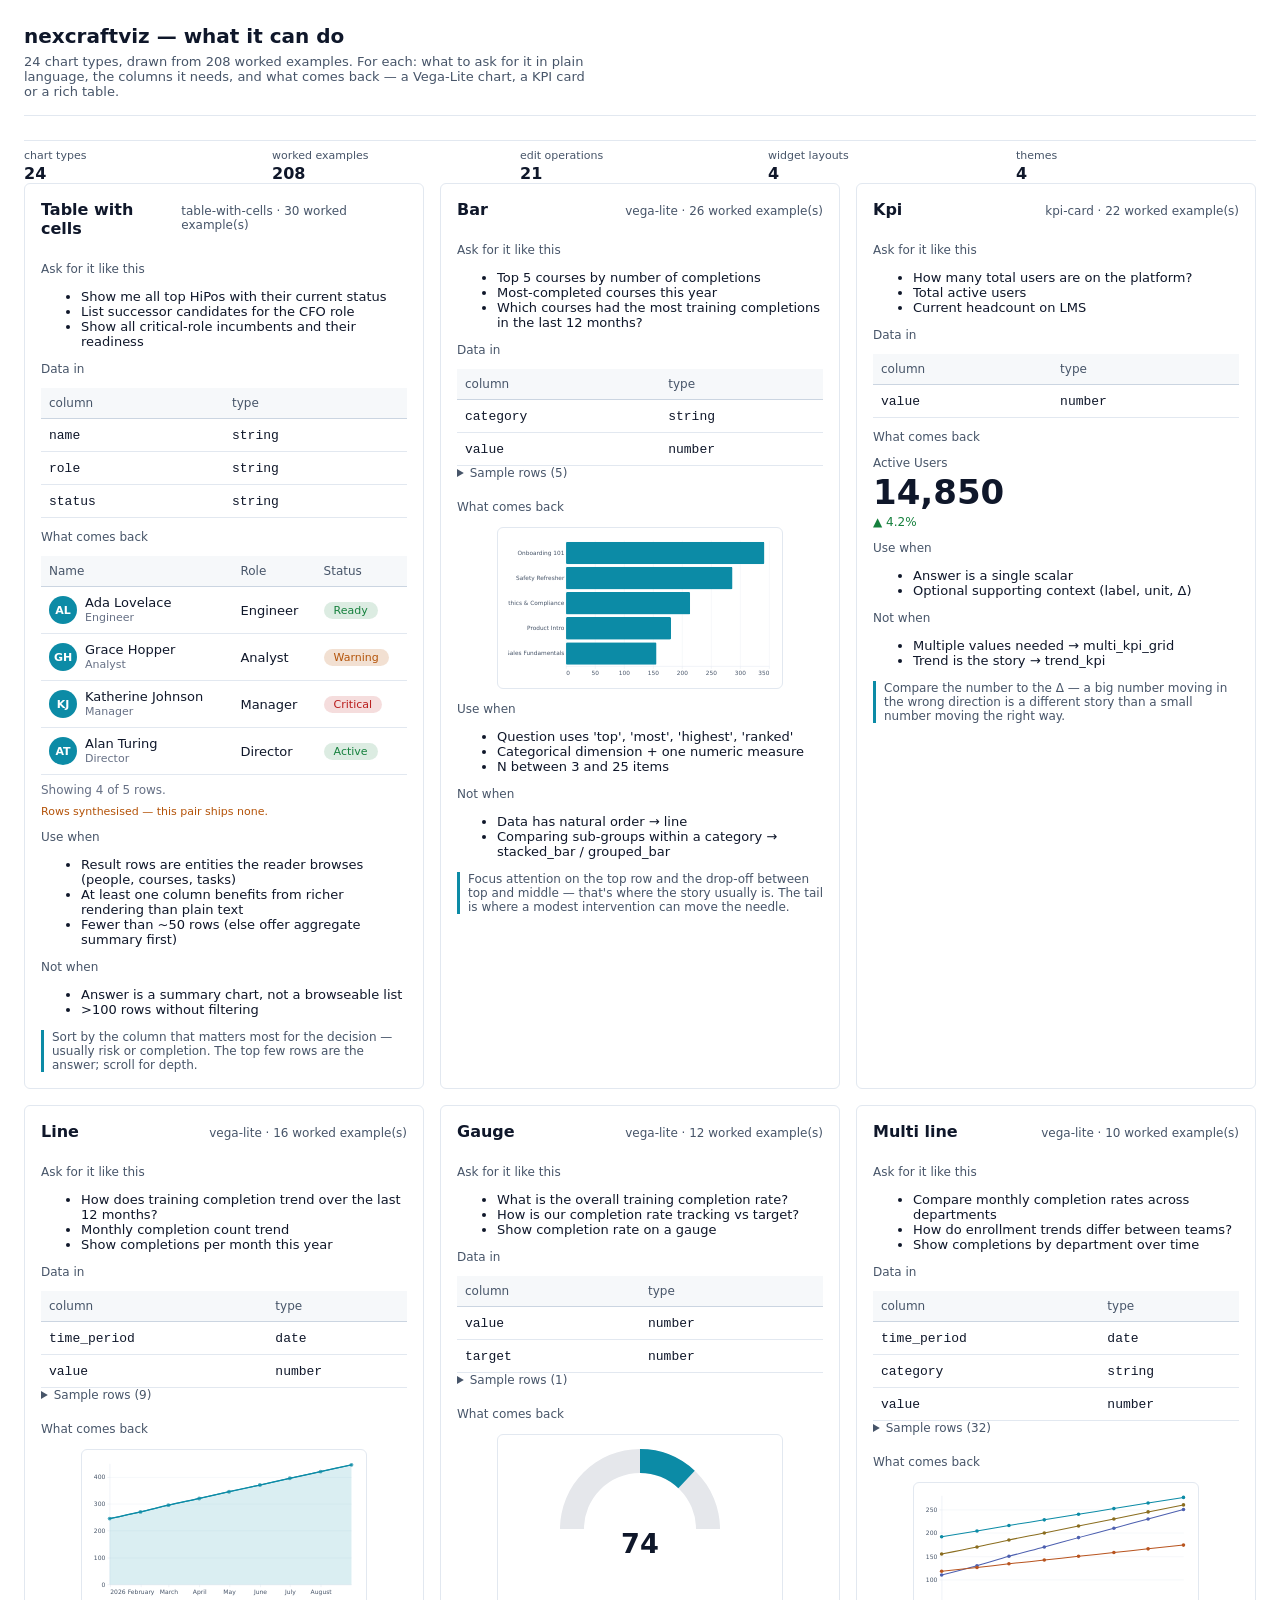
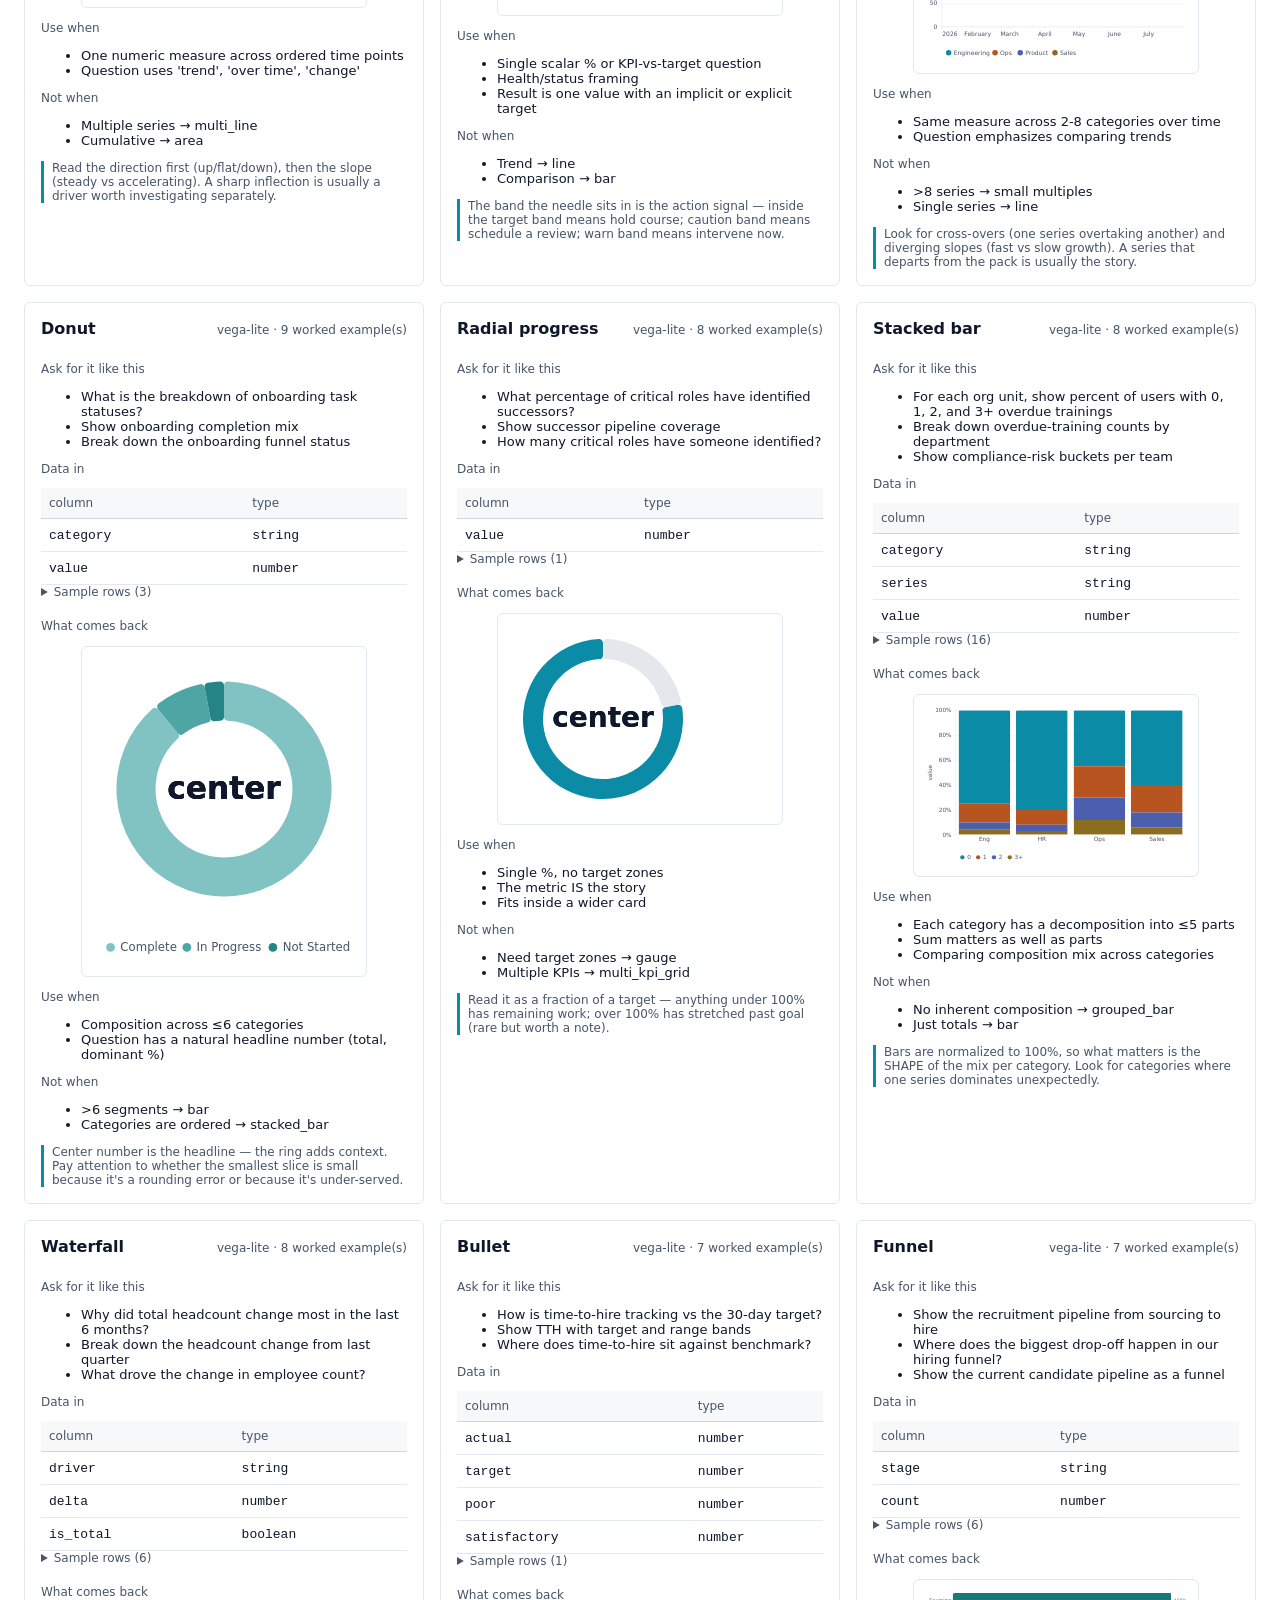
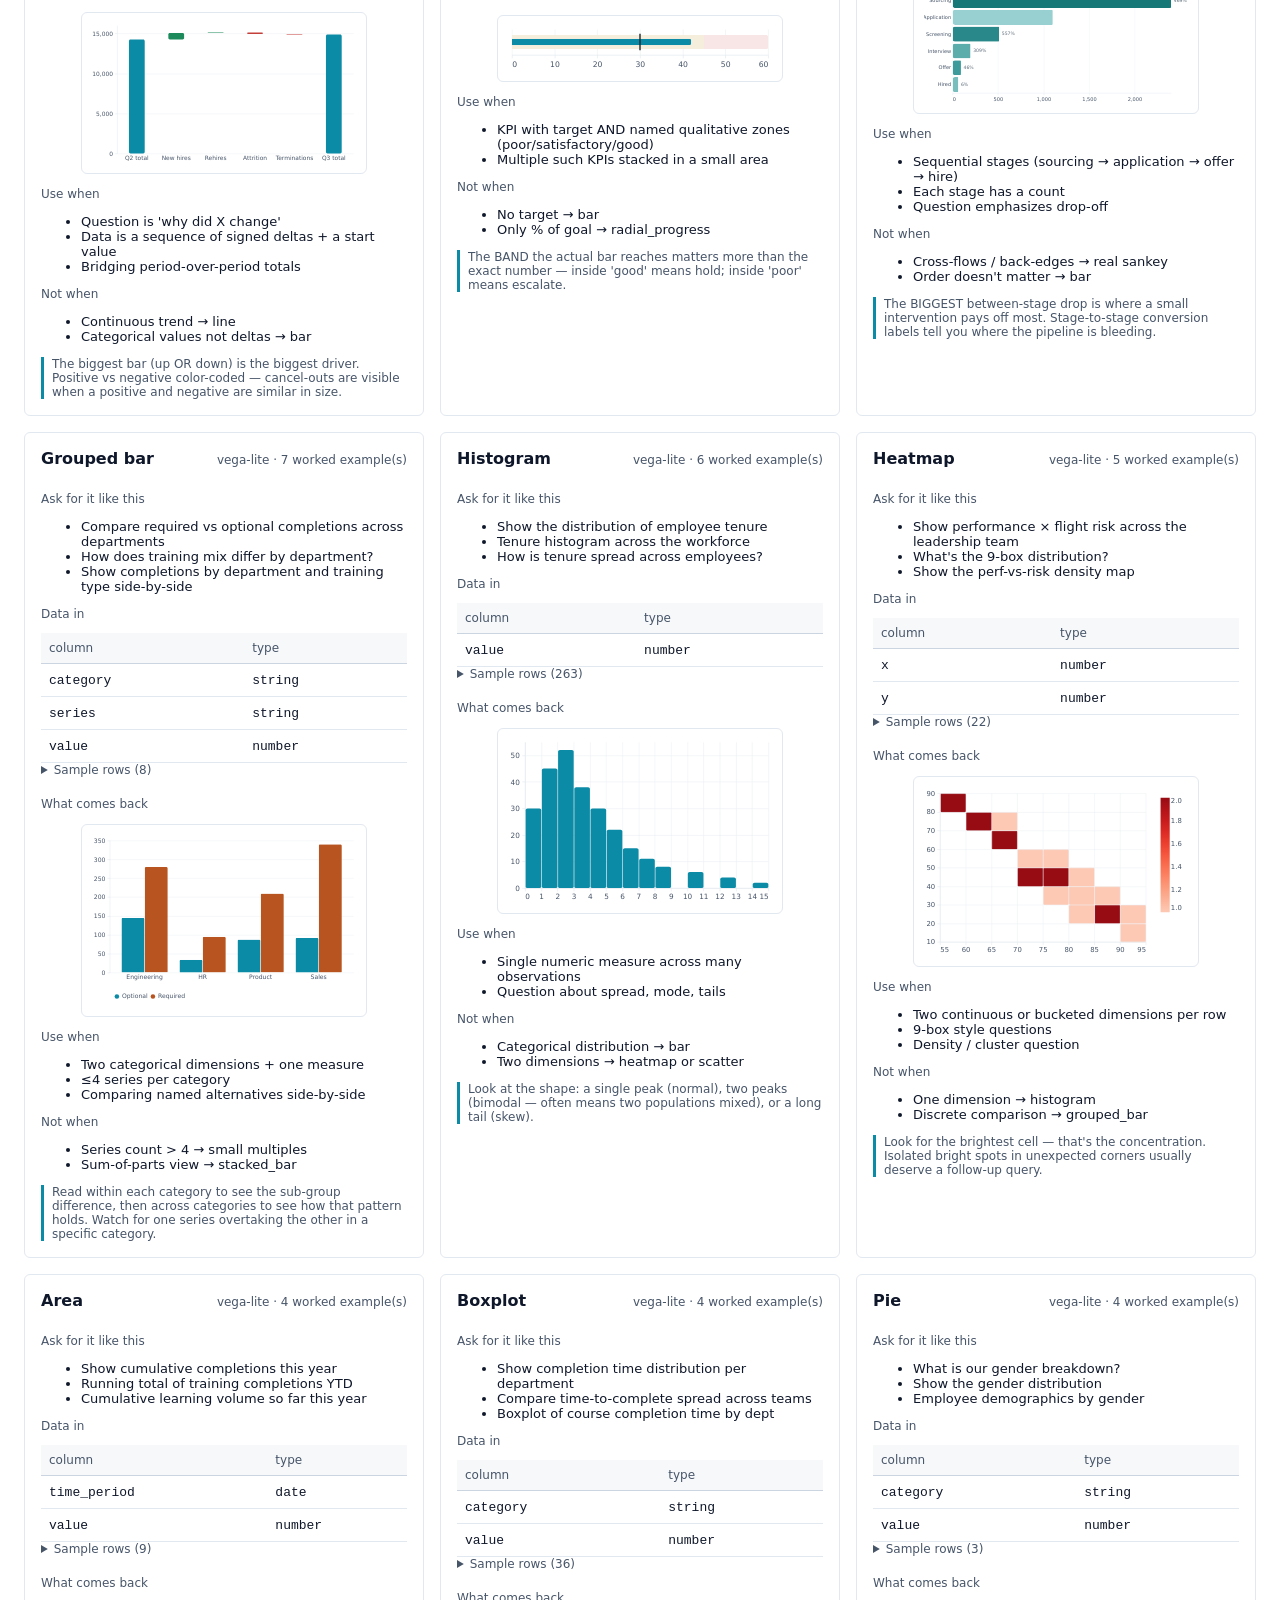
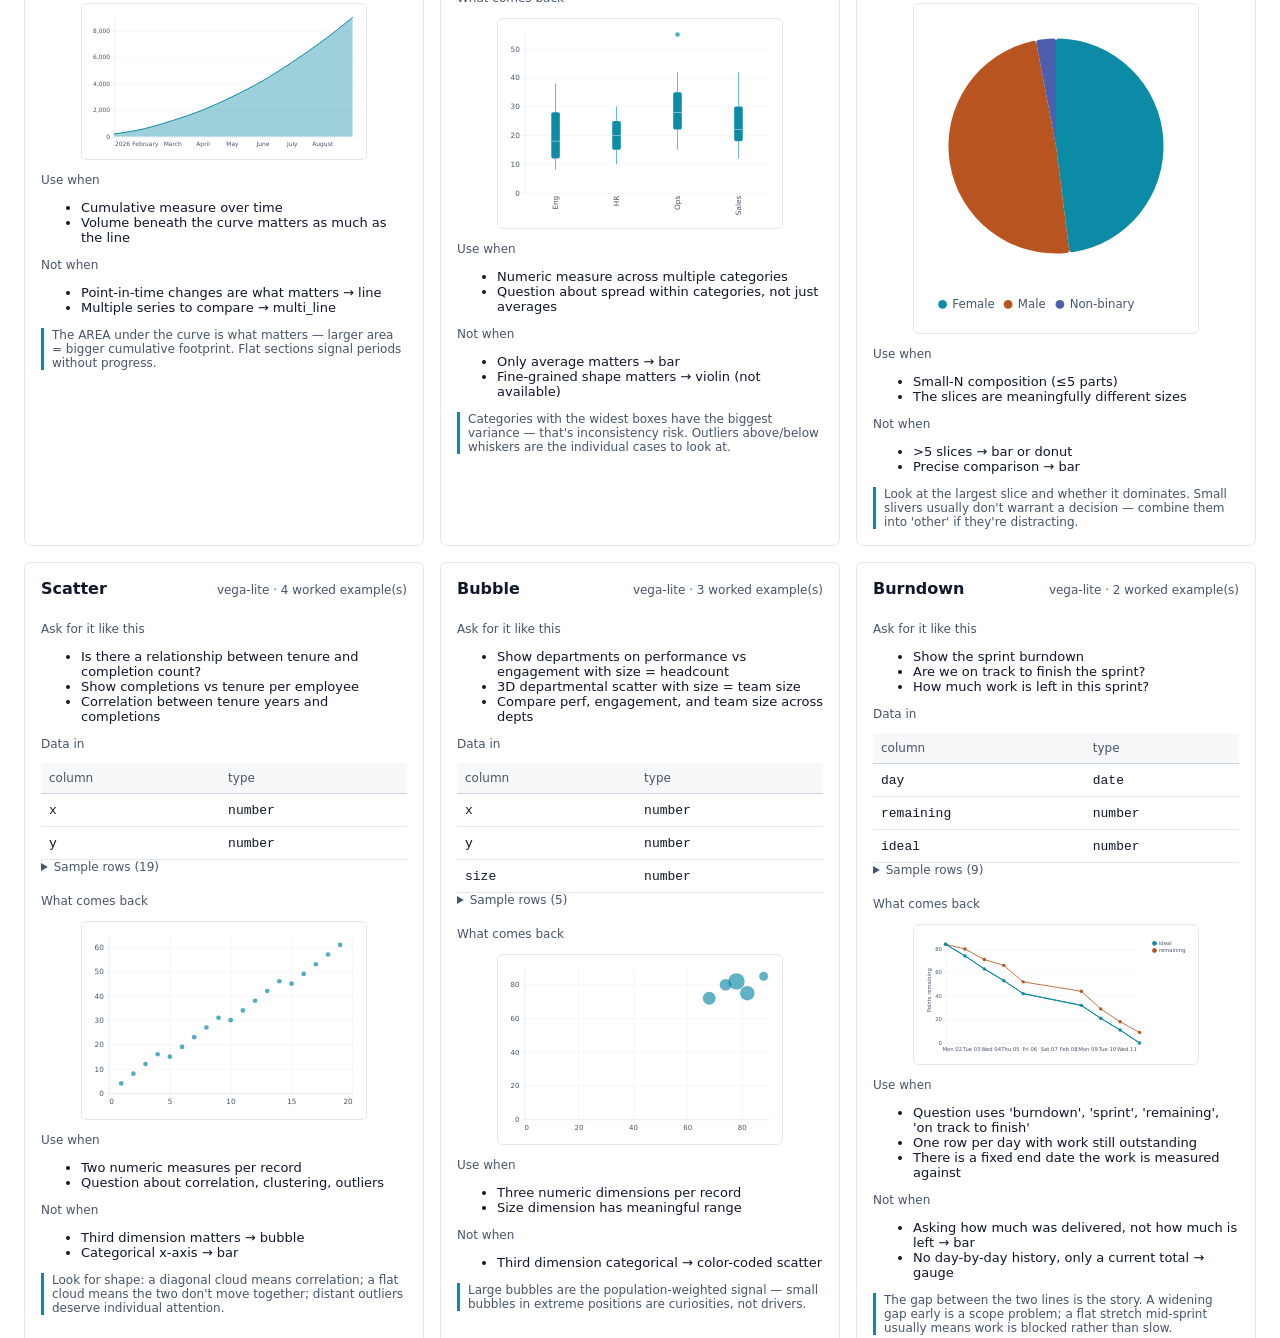
<file: docs/index.html>
<!doctype html>
<html lang="en">
<head>
<meta charset="utf-8">
<meta http-equiv="refresh" content="0; url=capabilities.html">
<title>nexcraftviz</title>
</head>
<body>
<p>What nexcraftviz can do: <a href="capabilities.html">capabilities.html</a>.</p>
</body>
</html>
</file>
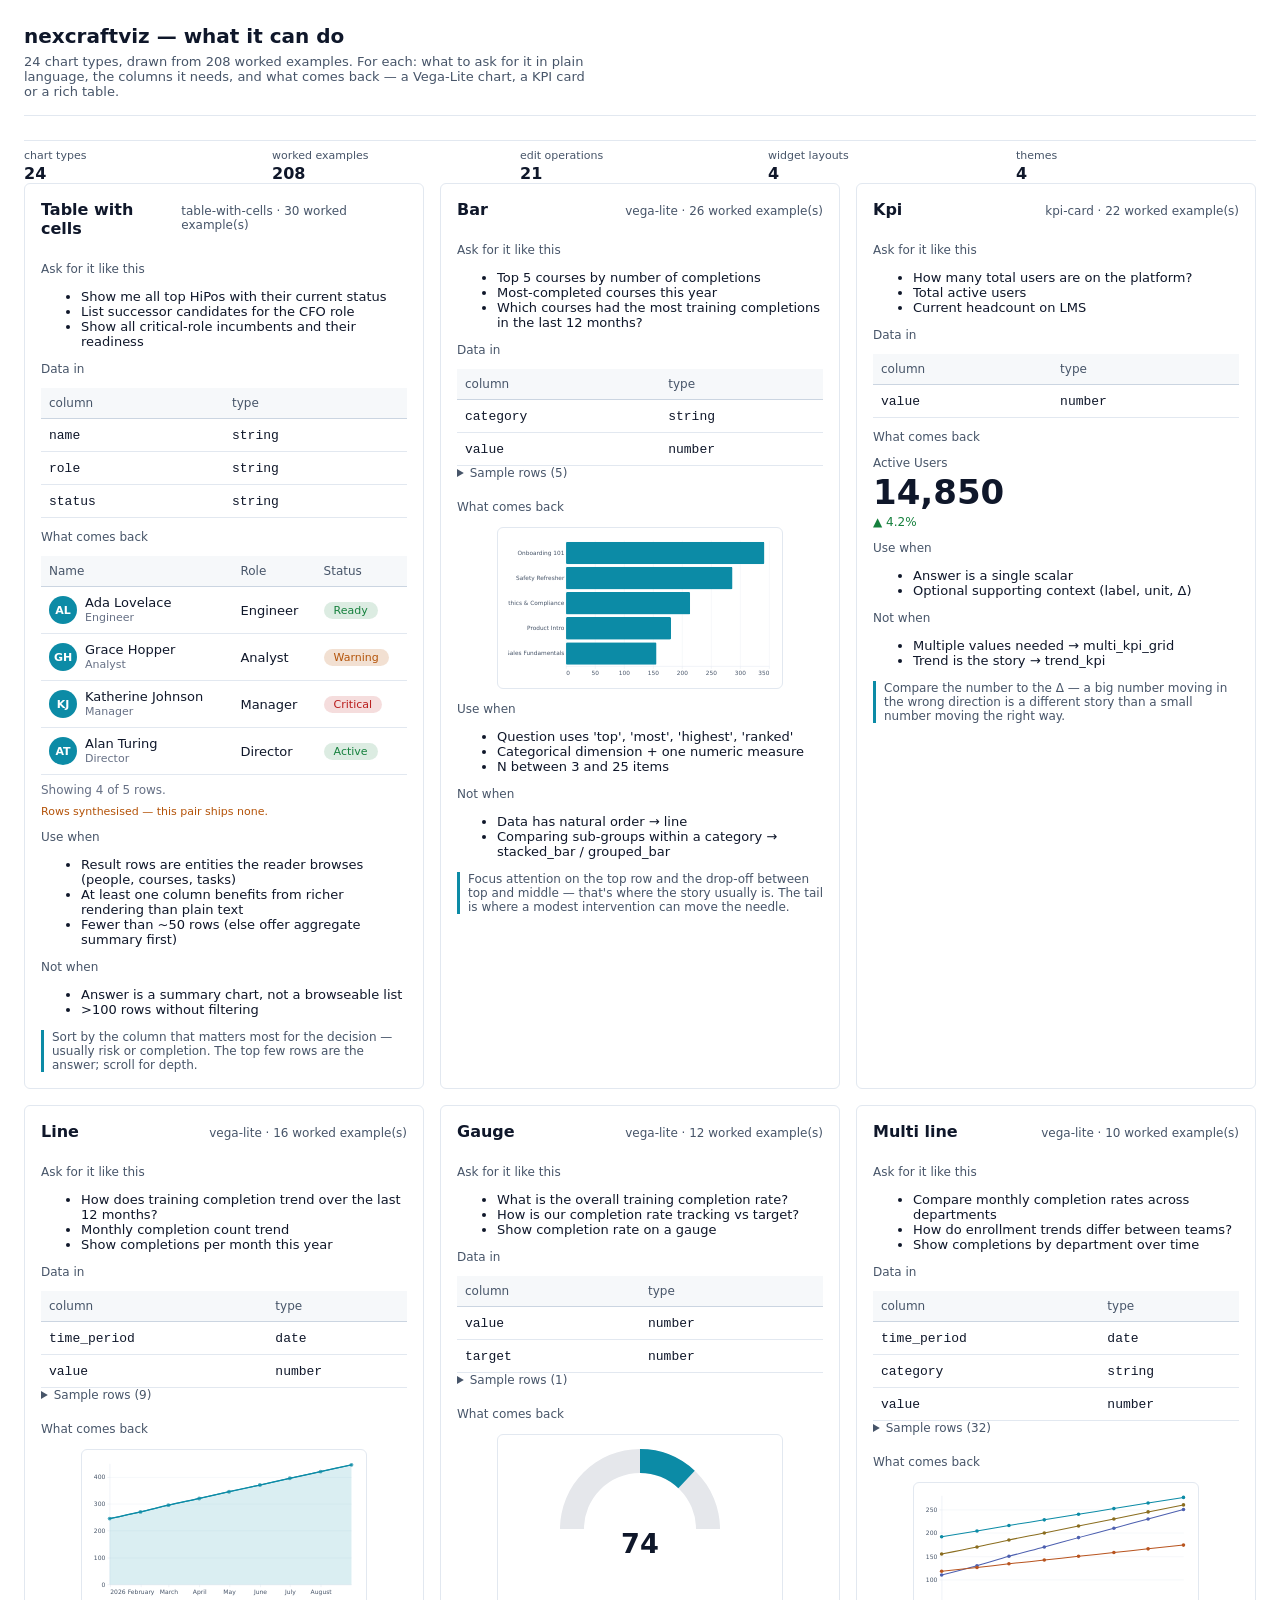
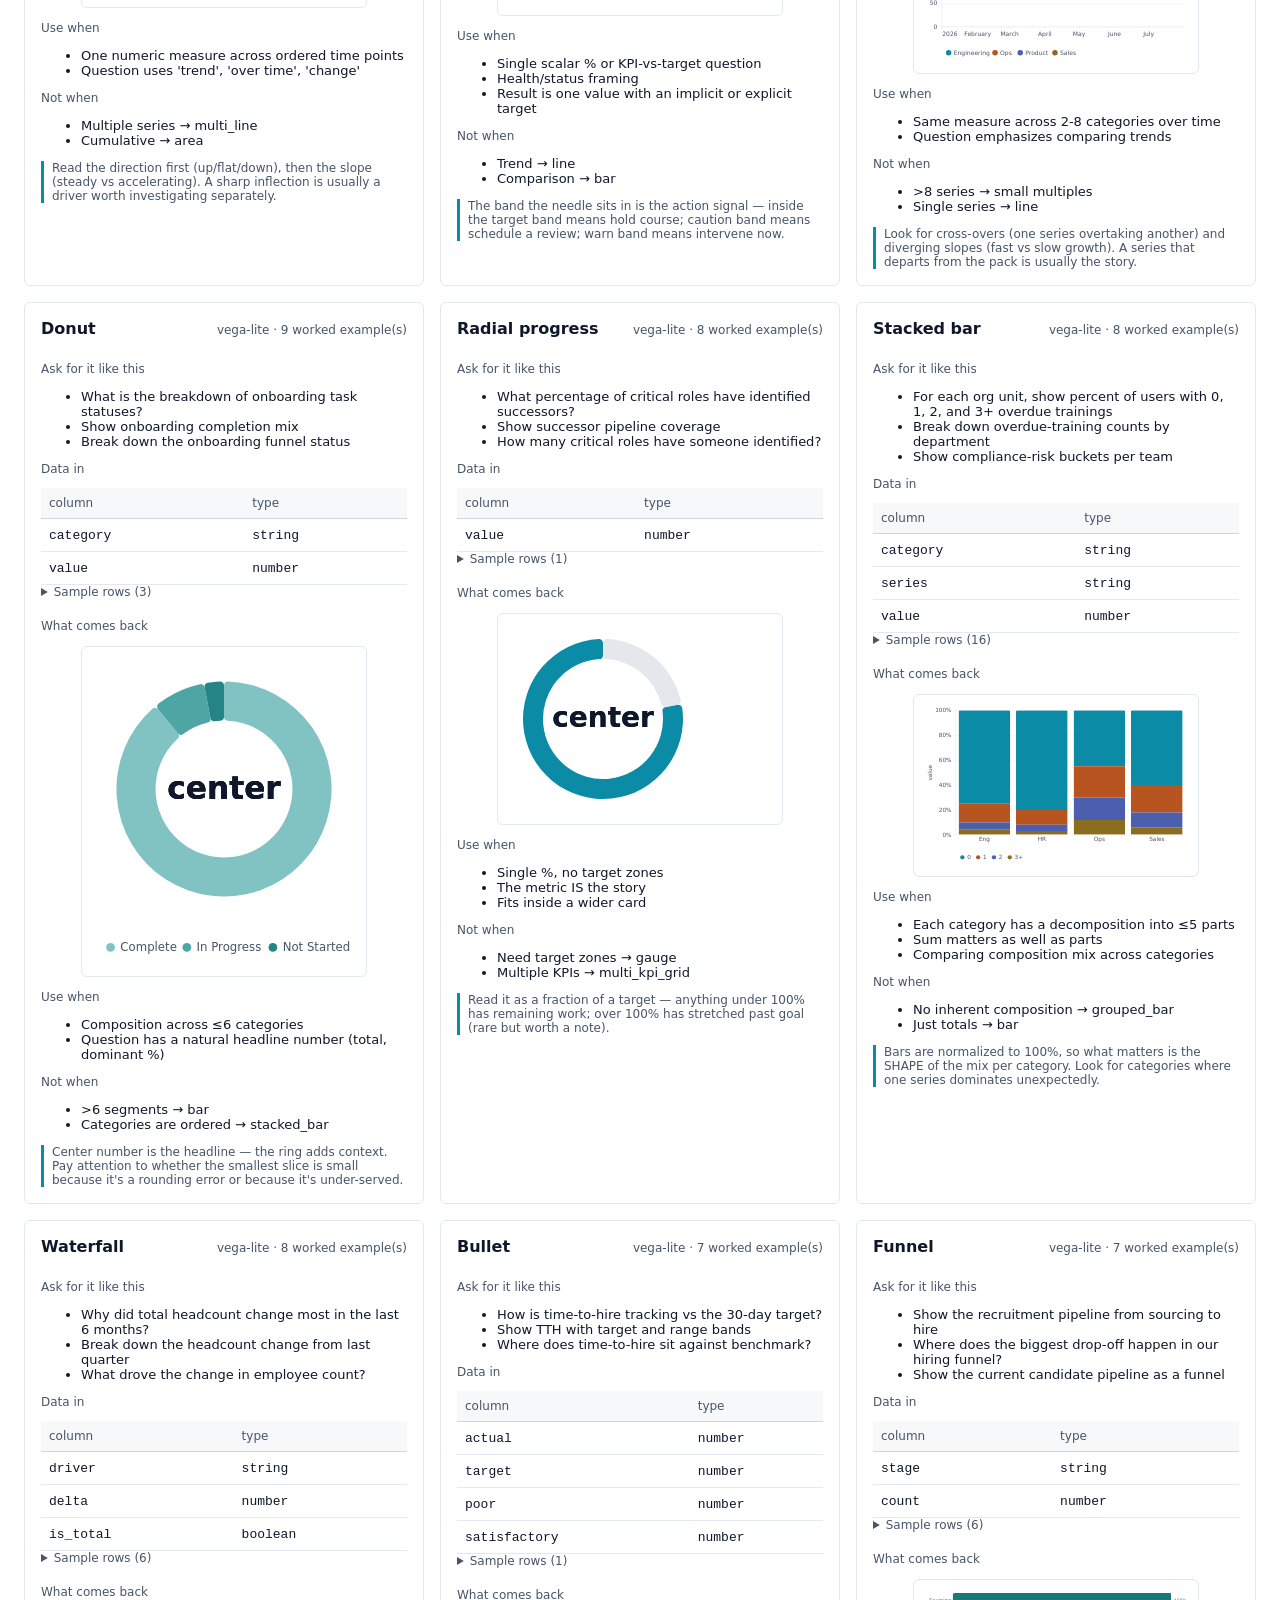
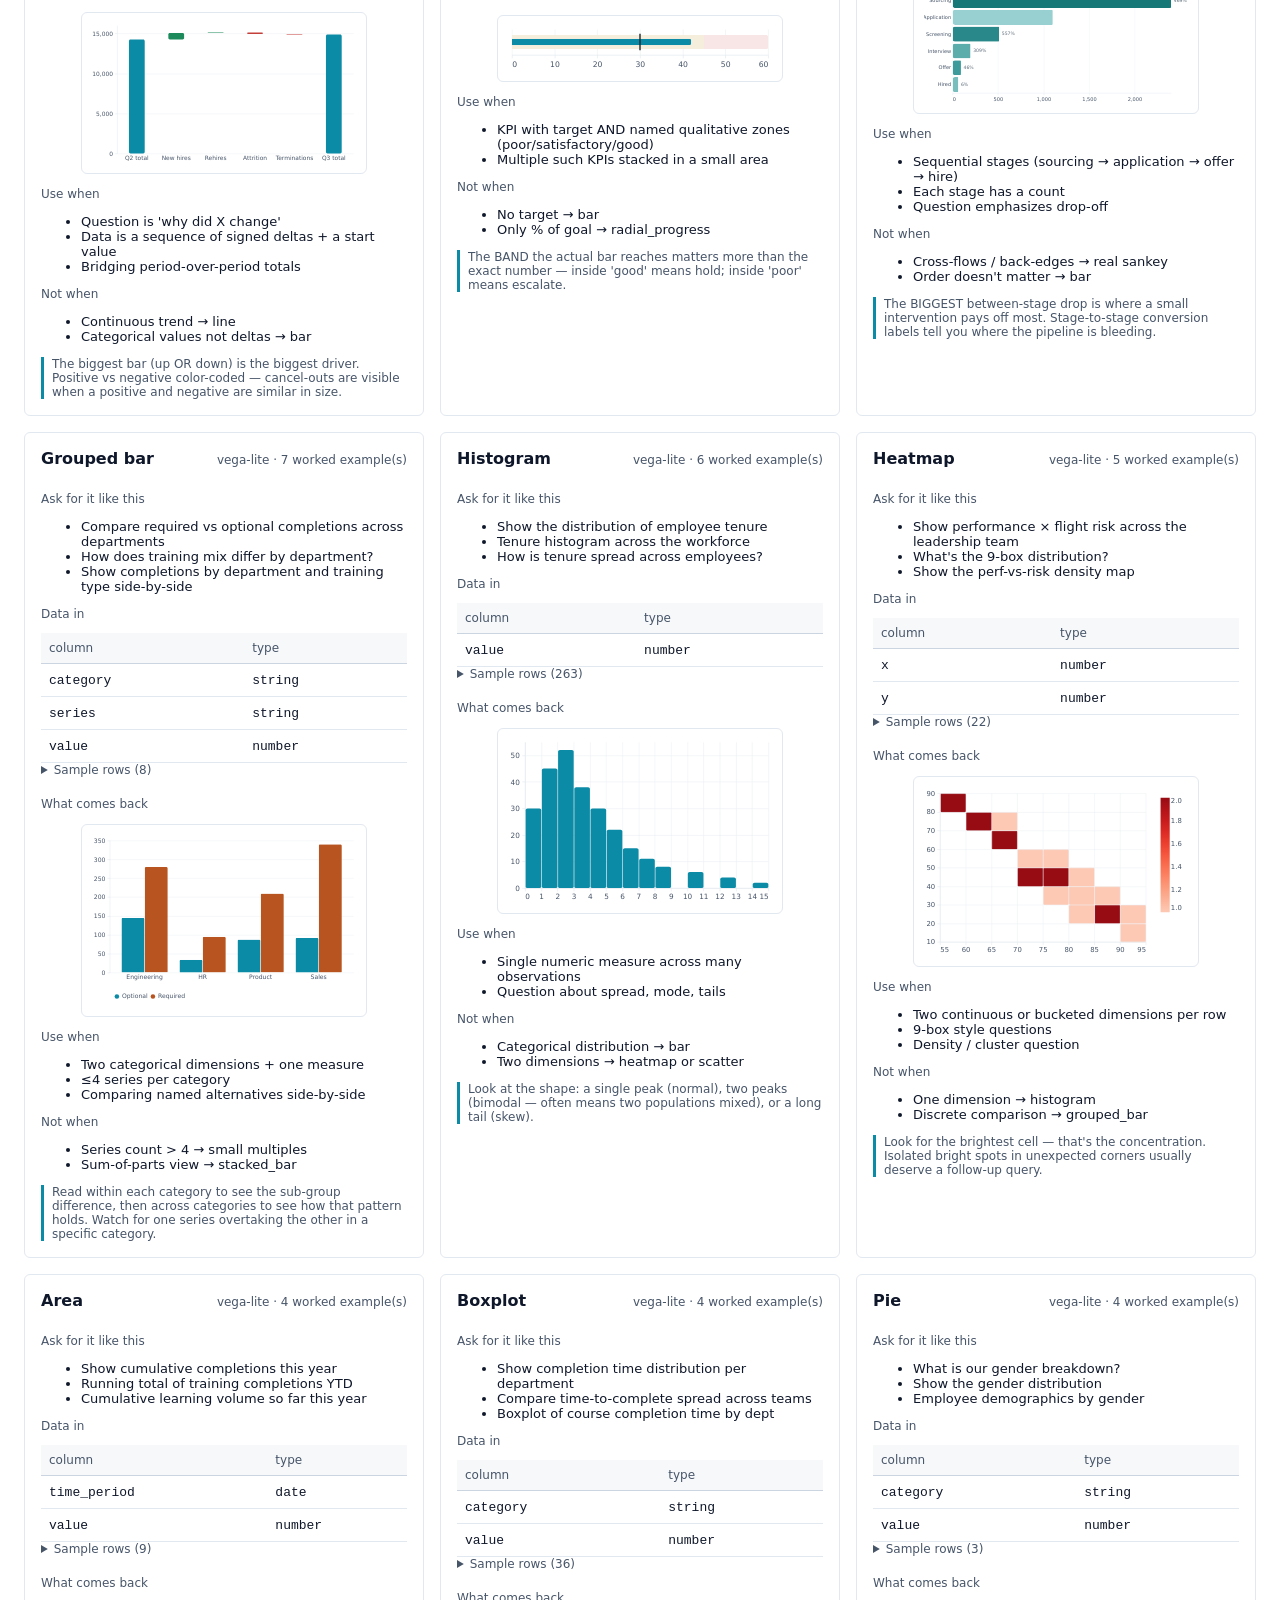
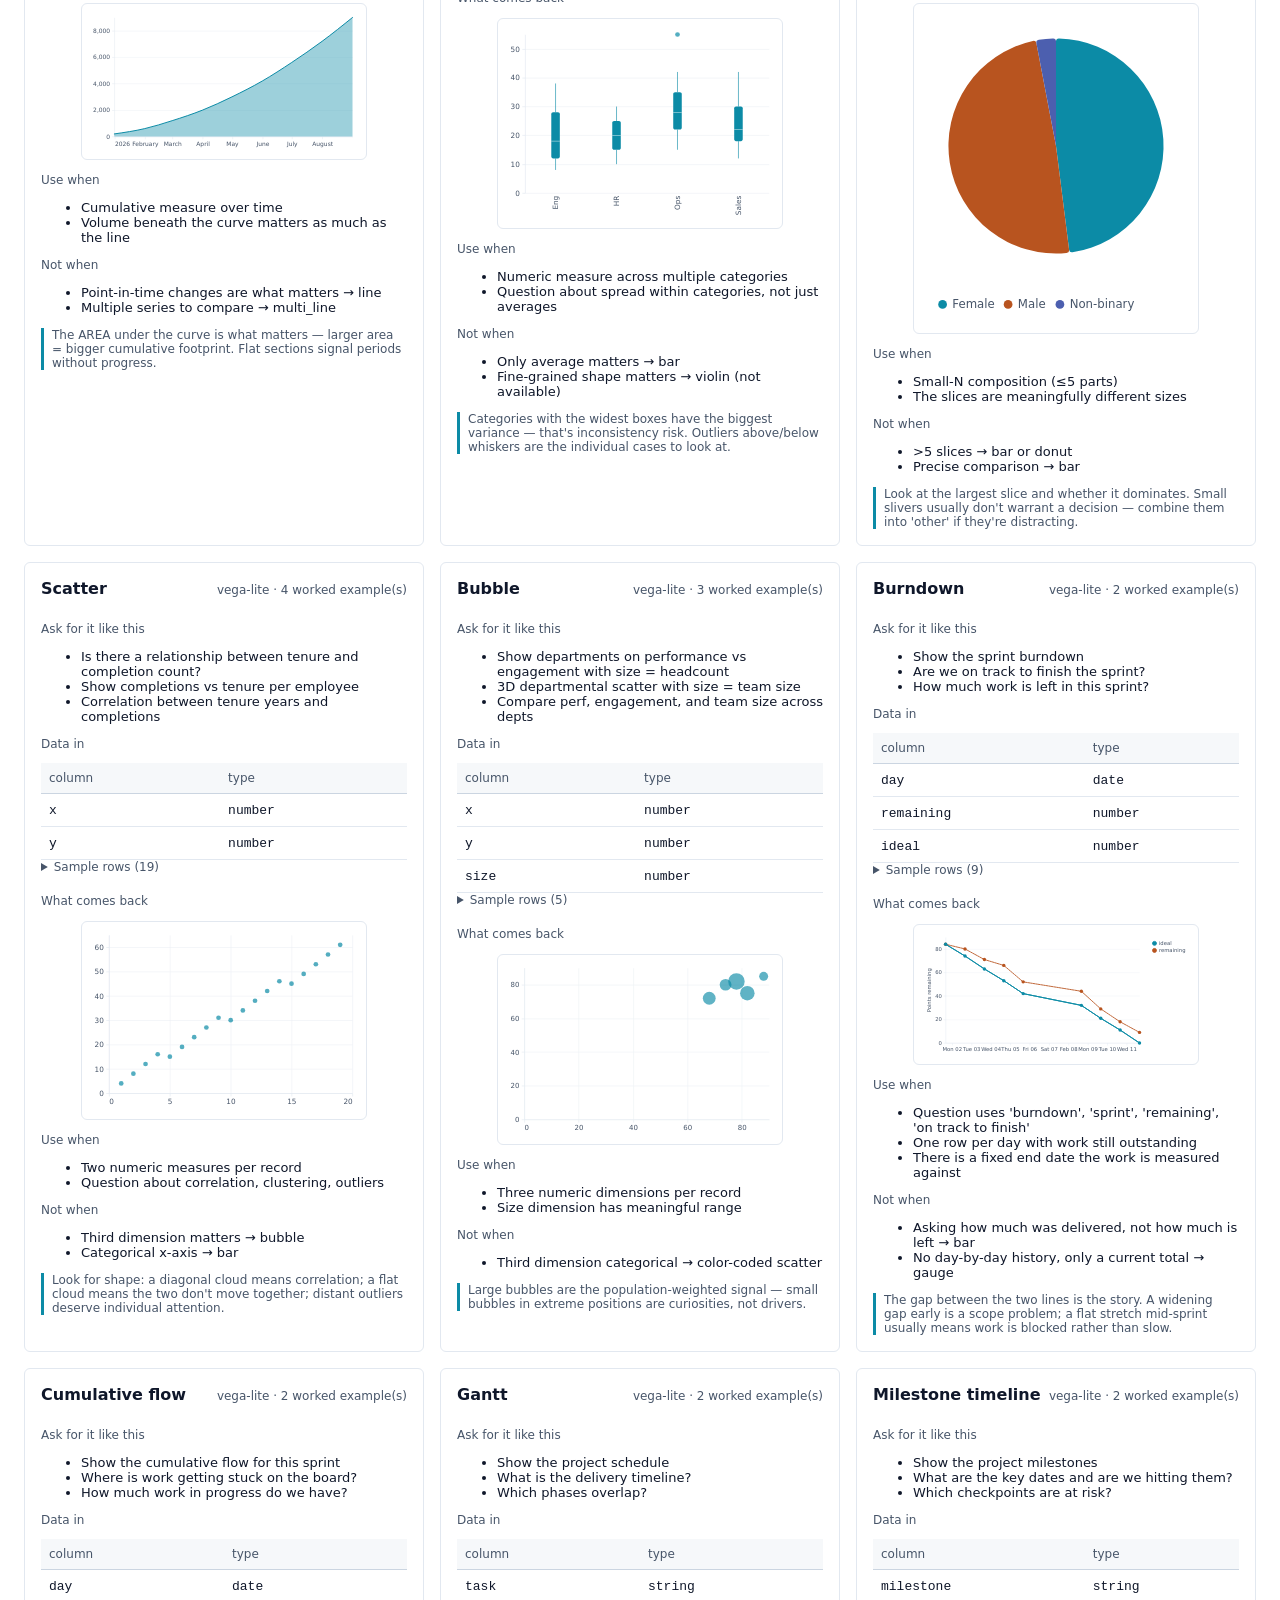
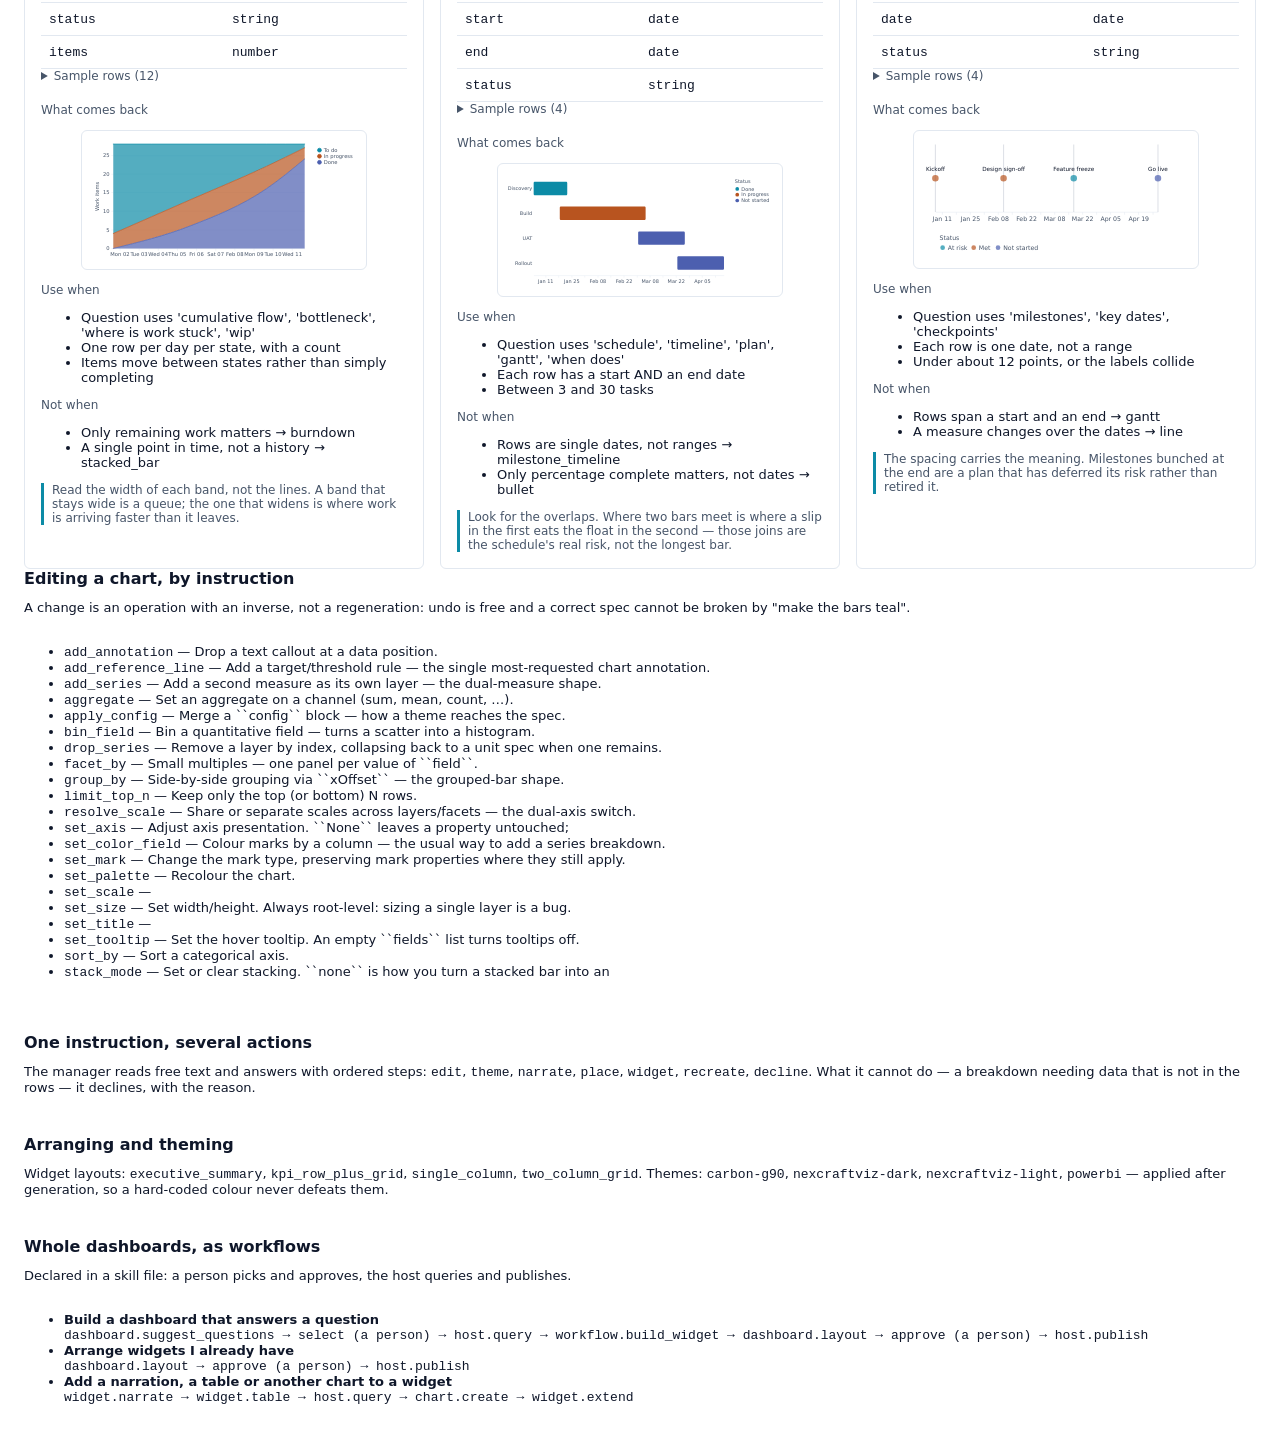
<file: docs/capabilities.html>
<!doctype html>
<html lang="en">
<head>
<meta charset="utf-8">
<meta name="viewport" content="width=device-width, initial-scale=1">
<title>nexcraftviz — what it can do</title>
<style>/* nexcraftviz — nexcraftviz-light / nexcraftviz-dark */

:root {
  --nxv-mode: light;
  --nxv-background: #FFFFFF;
  --nxv-surface: #FFFFFF;
  --nxv-surface-alt: #F6F8FA;
  --nxv-border: #E2E8F0;
  --nxv-border-strong: #CBD5E1;
  --nxv-grid: #EDF1F5;
  --nxv-text: #0F172A;
  --nxv-text-secondary: #475569;
  --nxv-text-muted: #667085;
  --nxv-text-inverse: #FFFFFF;
  --nxv-positive: #15803D;
  --nxv-negative: #B91C1C;
  --nxv-warning: #B45309;
  --nxv-neutral: #64748B;
  --nxv-target: #78849B;
  --nxv-accent: #0C8BA6;
  --nxv-font: system-ui, -apple-system, 'Segoe UI', Roboto, Helvetica, Arial, sans-serif;
  --nxv-font-mono: ui-monospace, SFMono-Regular, Menlo, monospace;
  --nxv-size-xs: 11px;
  --nxv-size-sm: 12px;
  --nxv-size-base: 13px;
  --nxv-size-lg: 16px;
  --nxv-size-xl: 20px;
  --nxv-size-display: 34px;
  --nxv-weight-normal: 400;
  --nxv-weight-medium: 500;
  --nxv-weight-bold: 700;
  --nxv-radius-sm: 3px;
  --nxv-radius-md: 6px;
  --nxv-radius-lg: 12px;
  --nxv-space: 8px;
  --nxv-border-width: 1px;
  --nxv-cat-1: #0C8BA6;
  --nxv-cat-2: #B8541F;
  --nxv-cat-3: #4C5FAF;
  --nxv-cat-4: #8A6D1F;
  --nxv-cat-5: #96345F;
  --nxv-cat-6: #2F7A45;
  --nxv-cat-7: #6A5ACD;
  --nxv-cat-8: #A04545;
  --nxv-cat-count: 8;
}

[data-nxv-theme="dark"] {
  --nxv-mode: dark;
  --nxv-background: #111827;
  --nxv-surface: #161E2E;
  --nxv-surface-alt: #1F2937;
  --nxv-border: #334155;
  --nxv-border-strong: #475569;
  --nxv-grid: #293548;
  --nxv-text: #F1F5F9;
  --nxv-text-secondary: #CBD5E1;
  --nxv-text-muted: #94A3B8;
  --nxv-text-inverse: #0F172A;
  --nxv-positive: #4ADE80;
  --nxv-negative: #F87171;
  --nxv-warning: #FBBF24;
  --nxv-neutral: #94A3B8;
  --nxv-target: #94A3B8;
  --nxv-accent: #3EC5E0;
  --nxv-font: system-ui, -apple-system, 'Segoe UI', Roboto, Helvetica, Arial, sans-serif;
  --nxv-font-mono: ui-monospace, SFMono-Regular, Menlo, monospace;
  --nxv-size-xs: 11px;
  --nxv-size-sm: 12px;
  --nxv-size-base: 13px;
  --nxv-size-lg: 16px;
  --nxv-size-xl: 20px;
  --nxv-size-display: 34px;
  --nxv-weight-normal: 400;
  --nxv-weight-medium: 500;
  --nxv-weight-bold: 700;
  --nxv-radius-sm: 3px;
  --nxv-radius-md: 6px;
  --nxv-radius-lg: 12px;
  --nxv-space: 8px;
  --nxv-border-width: 1px;
  --nxv-cat-1: #3EC5E0;
  --nxv-cat-2: #F09A5E;
  --nxv-cat-3: #8FA0F0;
  --nxv-cat-4: #DCC26A;
  --nxv-cat-5: #E88BB0;
  --nxv-cat-6: #6FD08C;
  --nxv-cat-7: #B3A6F5;
  --nxv-cat-8: #EE8F8F;
  --nxv-cat-count: 8;
}

@media (prefers-color-scheme: dark) {

  :root:not([data-nxv-theme="light"]) {
    --nxv-mode: dark;
    --nxv-background: #111827;
    --nxv-surface: #161E2E;
    --nxv-surface-alt: #1F2937;
    --nxv-border: #334155;
    --nxv-border-strong: #475569;
    --nxv-grid: #293548;
    --nxv-text: #F1F5F9;
    --nxv-text-secondary: #CBD5E1;
    --nxv-text-muted: #94A3B8;
    --nxv-text-inverse: #0F172A;
    --nxv-positive: #4ADE80;
    --nxv-negative: #F87171;
    --nxv-warning: #FBBF24;
    --nxv-neutral: #94A3B8;
    --nxv-target: #94A3B8;
    --nxv-accent: #3EC5E0;
    --nxv-font: system-ui, -apple-system, 'Segoe UI', Roboto, Helvetica, Arial, sans-serif;
    --nxv-font-mono: ui-monospace, SFMono-Regular, Menlo, monospace;
    --nxv-size-xs: 11px;
    --nxv-size-sm: 12px;
    --nxv-size-base: 13px;
    --nxv-size-lg: 16px;
    --nxv-size-xl: 20px;
    --nxv-size-display: 34px;
    --nxv-weight-normal: 400;
    --nxv-weight-medium: 500;
    --nxv-weight-bold: 700;
    --nxv-radius-sm: 3px;
    --nxv-radius-md: 6px;
    --nxv-radius-lg: 12px;
    --nxv-space: 8px;
    --nxv-border-width: 1px;
    --nxv-cat-1: #3EC5E0;
    --nxv-cat-2: #F09A5E;
    --nxv-cat-3: #8FA0F0;
    --nxv-cat-4: #DCC26A;
    --nxv-cat-5: #E88BB0;
    --nxv-cat-6: #6FD08C;
    --nxv-cat-7: #B3A6F5;
    --nxv-cat-8: #EE8F8F;
    --nxv-cat-count: 8;
  }

}

/* ---- card chrome ---- */
.nxv-card {
  background: var(--nxv-surface);
  border: var(--nxv-border-width) solid var(--nxv-border);
  border-radius: var(--nxv-radius-md);
  color: var(--nxv-text);
  font-family: var(--nxv-font);
  font-size: var(--nxv-size-base);
  padding: calc(var(--nxv-space) * 2);
}

.nxv-card__header {
  align-items: baseline;
  display: flex;
  gap: var(--nxv-space);
  justify-content: space-between;
  margin-bottom: calc(var(--nxv-space) * 1.5);
}

.nxv-card__title {
  font-size: var(--nxv-size-lg);
  font-weight: var(--nxv-weight-bold);
  margin: 0;
}

.nxv-card__subtitle {
  color: var(--nxv-text-secondary);
  font-size: var(--nxv-size-sm);
}

/* Wide content scrolls inside the card; the page must never scroll sideways.
   The width/display pair is load-bearing: vega-embed stamps `display:
   inline-block` on whatever element it mounts into, and an inline-block has no
   width to hand a `"width": "container"` spec — the chart silently renders 0px
   wide. Forcing block layout is what makes container-sized charts work. */
.nxv-card__body {
  display: block;
  overflow-x: auto;
  width: 100%;
}

.nxv-card__body.vega-embed { display: block; width: 100%; }
.nxv-card__body .vega-embed { display: block; width: 100%; }

/* ---- KPI tiles ---- */
.nxv-kpi {
  display: flex;
  flex-direction: column;
  gap: calc(var(--nxv-space) * 0.5);
}

.nxv-kpi__value {
  color: var(--nxv-text);
  font-size: var(--nxv-size-display);
  font-variant-numeric: tabular-nums;
  font-weight: var(--nxv-weight-bold);
  line-height: 1.1;
}

.nxv-kpi__label {
  color: var(--nxv-text-secondary);
  font-size: var(--nxv-size-sm);
}

.nxv-kpi__unit {
  color: var(--nxv-text-muted);
  font-size: var(--nxv-size-lg);
  font-weight: var(--nxv-weight-medium);
}

.nxv-kpi__delta {
  align-items: center;
  display: inline-flex;
  font-size: var(--nxv-size-sm);
  font-weight: var(--nxv-weight-medium);
  gap: 4px;
}

.nxv-kpi__delta--up { color: var(--nxv-positive); }
.nxv-kpi__delta--down { color: var(--nxv-negative); }
.nxv-kpi__delta--flat { color: var(--nxv-text-muted); }

/* target_vs_actual — a big number over a progress track */
.nxv-kpi--target-vs-actual .nxv-kpi__track {
  background: var(--nxv-surface-alt);
  border-radius: var(--nxv-radius-sm);
  display: block;
  height: 6px;
  overflow: hidden;
  width: 100%;
}

/* `display: block` is required, not decorative: these are spans, and an inline
   element ignores width and height outright — the fill renders 0x0 and the bar
   silently appears empty. */
.nxv-kpi--target-vs-actual .nxv-kpi__fill {
  background: var(--nxv-accent);
  display: block;
  height: 100%;
}

.nxv-kpi--target-vs-actual .nxv-kpi__fill--over { background: var(--nxv-positive); }
.nxv-kpi--target-vs-actual .nxv-kpi__fill--under { background: var(--nxv-warning); }

.nxv-kpi--target-vs-actual .nxv-kpi__target {
  color: var(--nxv-target);
  font-size: var(--nxv-size-xs);
}

/* percent_change — value with a direction arrow */
.nxv-kpi--percent-change .nxv-kpi__value { font-size: var(--nxv-size-xl); }

/* ---- rich tables ---- */
.nxv-table {
  border-collapse: collapse;
  font-size: var(--nxv-size-base);
  width: 100%;
}

.nxv-table th {
  background: var(--nxv-surface-alt);
  border-bottom: var(--nxv-border-width) solid var(--nxv-border-strong);
  color: var(--nxv-text-secondary);
  font-size: var(--nxv-size-sm);
  font-weight: var(--nxv-weight-medium);
  padding: var(--nxv-space);
  position: sticky;
  text-align: left;
  top: 0;
}

.nxv-table td {
  border-bottom: var(--nxv-border-width) solid var(--nxv-border);
  padding: var(--nxv-space);
  vertical-align: middle;
}

.nxv-table tbody tr:hover { background: var(--nxv-surface-alt); }

.nxv-table__more {
  color: var(--nxv-text-muted);
  font-size: var(--nxv-size-sm);
  margin: var(--nxv-space) 0 0;
}

.nxv-empty { color: var(--nxv-text-muted); font-style: italic; }
.nxv-chart { display: block; width: 100%; }
.nxv-table td.nxv-num { font-variant-numeric: tabular-nums; text-align: right; }

/* ---- per-column cell renderers ---- */
.nxv-cell--number {
  display: block;
  font-variant-numeric: tabular-nums;
  text-align: right;
}

.nxv-cell--number.is-muted { color: var(--nxv-text-muted); }

.nxv-cell--text {
  color: var(--nxv-text);
  display: block;
  overflow: hidden;
  text-overflow: ellipsis;
  white-space: nowrap;
}

.nxv-cell--avatar-name {
  align-items: center;
  display: flex;
  gap: var(--nxv-space);
}

.nxv-cell--avatar-name .nxv-avatar__text {
  display: flex;
  flex-direction: column;
  line-height: 1.25;
  min-width: 0;
}

.nxv-cell--avatar-name .nxv-avatar__sub {
  color: var(--nxv-text-muted);
  font-size: var(--nxv-size-xs);
}

.nxv-cell--avatar-name .nxv-avatar {
  align-items: center;
  background: var(--nxv-accent);
  border-radius: 50%;
  color: var(--nxv-text-inverse);
  display: flex;
  flex: 0 0 auto;
  font-size: var(--nxv-size-xs);
  font-weight: var(--nxv-weight-bold);
  height: 28px;
  justify-content: center;
  width: 28px;
}

.nxv-cell--heatmap-cell {
  border-radius: var(--nxv-radius-sm);
  display: block;
  font-variant-numeric: tabular-nums;
  padding: 4px 8px;
  text-align: right;
}

/* Intensity is set inline per cell as --nxv-heat (0-1). */
.nxv-cell--heatmap-cell[style*="--nxv-heat"] {
  background: color-mix(in srgb, var(--nxv-accent) calc(var(--nxv-heat) * 100%), transparent);
}

.nxv-cell--progress-bar {
  align-items: center;
  display: flex;
  gap: var(--nxv-space);
  min-width: 120px;
}

.nxv-cell--progress-bar .nxv-track {
  background: var(--nxv-surface-alt);
  border-radius: var(--nxv-radius-sm);
  display: block;
  flex: 1;
  height: 6px;
  overflow: hidden;
}

/* Spans are inline by default and inline boxes ignore width/height, which
   renders the fill 0x0 — the bar looks empty at every value. */
.nxv-cell--progress-bar .nxv-fill { background: var(--nxv-accent); display: block; height: 100%; }
.nxv-cell--progress-bar .nxv-fill--positive { background: var(--nxv-positive); }
.nxv-cell--progress-bar .nxv-fill--warning { background: var(--nxv-warning); }
.nxv-cell--progress-bar .nxv-fill--negative { background: var(--nxv-negative); }

.nxv-cell--progress-bar .nxv-pct {
  color: var(--nxv-text-secondary);
  font-size: var(--nxv-size-sm);
  font-variant-numeric: tabular-nums;
  min-width: 3ch;
  text-align: right;
}

.nxv-cell--pill {
  background: var(--nxv-surface-alt);
  border-radius: 999px;
  color: var(--nxv-text-secondary);
  display: inline-block;
  font-size: var(--nxv-size-xs);
  font-weight: var(--nxv-weight-medium);
  padding: 2px 10px;
  white-space: nowrap;
}

.nxv-cell--pill.is-pass {
  background: color-mix(in srgb, var(--nxv-positive) 15%, transparent);
  color: var(--nxv-positive);
}

.nxv-cell--pill.is-fix {
  background: color-mix(in srgb, var(--nxv-warning) 18%, transparent);
  color: var(--nxv-warning);
}

.nxv-cell--pill.is-fail {
  background: color-mix(in srgb, var(--nxv-negative) 15%, transparent);
  color: var(--nxv-negative);
}

.nxv-cell--pill.is-muted {
  background: var(--nxv-surface-alt);
  color: var(--nxv-text-muted);
}

.nxv-cell--sparkline { display: block; line-height: 0; }
.nxv-cell--sparkline svg { display: block; height: 24px; width: 80px; }
.nxv-cell--sparkline .nxv-spark-line { fill: none; stroke: var(--nxv-accent); stroke-width: 1.5; }
.nxv-cell--sparkline .nxv-spark-area { fill: var(--nxv-accent); opacity: 0.15; }

.nxv-cell--badge {
  border: var(--nxv-border-width) solid var(--nxv-border-strong);
  border-radius: var(--nxv-radius-sm);
  color: var(--nxv-text-secondary);
  display: inline-block;
  font-size: var(--nxv-size-xs);
  letter-spacing: 0.02em;
  padding: 1px 6px;
  text-transform: uppercase;
  white-space: nowrap;
}

.nxv-cell--badge.is-pass { border-color: var(--nxv-positive); color: var(--nxv-positive); }
.nxv-cell--badge.is-fix { border-color: var(--nxv-warning); color: var(--nxv-warning); }
.nxv-cell--badge.is-fail { border-color: var(--nxv-negative); color: var(--nxv-negative); }
.nxv-cell--badge.is-muted { border-color: var(--nxv-border); color: var(--nxv-text-muted); }

.nxv-cell--date {
  color: var(--nxv-text-secondary);
  font-variant-numeric: tabular-nums;
  white-space: nowrap;
}

.nxv-cell--trend-arrow {
  align-items: center;
  display: inline-flex;
  font-variant-numeric: tabular-nums;
  gap: 4px;
}

.nxv-cell--trend-arrow.is-up { color: var(--nxv-positive); }
.nxv-cell--trend-arrow.is-down { color: var(--nxv-negative); }
.nxv-cell--trend-arrow.is-flat { color: var(--nxv-text-muted); }

/* ---- widgets ---- */
.nxv-widget { display: block; }

.nxv-widget__header { margin-bottom: calc(var(--nxv-space) * 2); }

.nxv-widget__title {
  font-size: var(--nxv-size-lg);
  font-weight: var(--nxv-weight-bold);
  margin: 0;
}

.nxv-widget__description {
  color: var(--nxv-text-secondary);
  margin: 4px 0 0;
  max-width: 72ch;
}

/* A group is a card that contains a grid — one level of structure inside a
   widget, which is what lets a panel hold a hero chart beside its stats. */
.nxv-group { padding: calc(var(--nxv-space) * 2); }
.nxv-group__body { margin-top: var(--nxv-space); }
.nxv-group > .nxv-grid { align-items: stretch; }

/* A compound tile stacks headline / payload / stats in one card. */
.nxv-widget__tile--compound .nxv-card__body {
  display: flex;
  flex-direction: column;
  gap: var(--nxv-space);
}

.nxv-tile__note {
  color: var(--nxv-text-muted);
  font-size: var(--nxv-size-xs);
  margin: var(--nxv-space) 0 0;
}

/* ---- supporting stat strip ---- */
.nxv-stats {
  border-top: var(--nxv-border-width) solid var(--nxv-border);
  display: flex;
  gap: var(--nxv-space);
  justify-content: space-between;
  padding-top: var(--nxv-space);
}

.nxv-stat { display: flex; flex: 1; flex-direction: column; gap: 2px; min-width: 0; }

.nxv-stat__label {
  color: var(--nxv-text-secondary);
  font-size: var(--nxv-size-xs);
  overflow: hidden;
  text-overflow: ellipsis;
  white-space: nowrap;
}

.nxv-stat__value {
  color: var(--nxv-text);
  font-size: var(--nxv-size-lg);
  font-variant-numeric: tabular-nums;
  font-weight: var(--nxv-weight-bold);
}

.nxv-stat__unit { color: var(--nxv-text-muted); font-size: var(--nxv-size-sm); }
.nxv-stat.is-pass .nxv-stat__value { color: var(--nxv-positive); }
.nxv-stat.is-fix .nxv-stat__value { color: var(--nxv-warning); }
.nxv-stat.is-fail .nxv-stat__value { color: var(--nxv-negative); }
.nxv-stat.is-muted .nxv-stat__value { color: var(--nxv-text-muted); }

/* ---- 12-column grid, for widgets that place tiles explicitly ---- */
/* Used ALONE, never alongside `.nxv-grid`: both set grid-template-columns at
   the same specificity, so whichever is written later in the sheet silently
   wins and the spans stop meaning anything. */
.nxv-grid--12 {
  align-items: start;
  display: grid;
  gap: calc(var(--nxv-space) * 2);
  grid-template-columns: repeat(12, minmax(0, 1fr));
}

.nxv-grid--12 > .nxv-span--quarter { grid-column: span 3; }
.nxv-grid--12 > .nxv-span--third { grid-column: span 4; }
.nxv-grid--12 > .nxv-span--half { grid-column: span 6; }
.nxv-grid--12 > .nxv-span--two-thirds { grid-column: span 8; }
.nxv-grid--12 > .nxv-span--three-quarters { grid-column: span 9; }
.nxv-grid--12 > .nxv-span--full { grid-column: span 12; }
/* `auto` reaches the renderer only when a layout declined to assign a width. */
.nxv-grid--12 > .nxv-span--auto { grid-column: span 3; }

@media (max-width: 900px) {
  .nxv-grid--12 > [class*="nxv-span--"] { grid-column: span 6; }
}

@media (max-width: 600px) {
  .nxv-grid--12 > [class*="nxv-span--"] { grid-column: span 12; }
}

/* ---- dashboard grid ---- */
.nxv-grid {
  display: grid;
  gap: calc(var(--nxv-space) * 2);
  grid-template-columns: repeat(auto-fit, minmax(280px, 1fr));
}

.nxv-grid--kpi-row { grid-template-columns: repeat(auto-fit, minmax(160px, 1fr)); }
.nxv-grid__item--wide { grid-column: span 2; }

@media (max-width: 640px) {
  .nxv-grid, .nxv-grid--kpi-row { grid-template-columns: 1fr; }
  .nxv-grid__item--wide { grid-column: span 1; }
}

/* Page chrome for the generated playground pages. Content styling comes
   entirely from ../assets/nexcraftviz.css — that separation is deliberate. */
body {
  background: var(--nxv-background);
  color: var(--nxv-text);
  font-family: var(--nxv-font);
  font-size: var(--nxv-size-base);
  margin: 0;
  padding: calc(var(--nxv-space) * 3);
}

.nxv-page__header {
  align-items: flex-start;
  border-bottom: 1px solid var(--nxv-border);
  display: flex;
  flex-wrap: wrap;
  gap: calc(var(--nxv-space) * 2);
  justify-content: space-between;
  margin-bottom: calc(var(--nxv-space) * 3);
  padding-bottom: calc(var(--nxv-space) * 2);
}

h1 { font-size: var(--nxv-size-xl); margin: 0 0 6px; }
.nxv-lede { color: var(--nxv-text-secondary); margin: 0; max-width: 68ch; }

.nxv-controls { display: flex; flex-direction: column; align-items: flex-end; gap: 8px; }
.nxv-nav { display: flex; gap: 4px; }
.nxv-nav a {
  border: 1px solid transparent;
  border-radius: var(--nxv-radius-sm);
  color: var(--nxv-text-secondary);
  padding: 4px 10px;
  text-decoration: none;
}
.nxv-nav a.is-active { border-color: var(--nxv-border-strong); color: var(--nxv-text); }

button {
  background: var(--nxv-surface);
  border: 1px solid var(--nxv-border-strong);
  border-radius: var(--nxv-radius-sm);
  color: var(--nxv-text);
  cursor: pointer;
  font: inherit;
  font-size: var(--nxv-size-sm);
  padding: 4px 10px;
}
button[aria-pressed="true"] {
  background: var(--nxv-accent);
  border-color: var(--nxv-accent);
  color: var(--nxv-text-inverse);
}
.nxv-themes, .nxv-filters { display: flex; flex-wrap: wrap; gap: 4px; }
.nxv-filters { margin-bottom: calc(var(--nxv-space) * 2); }

/* ---- walkthrough ---- */
.nxv-step { margin-bottom: calc(var(--nxv-space) * 5); }
.nxv-step__title {
  align-items: center;
  display: flex;
  font-size: var(--nxv-size-lg);
  gap: var(--nxv-space);
  margin: 0 0 4px;
}
.nxv-step__num {
  align-items: center;
  background: var(--nxv-accent);
  border-radius: 50%;
  color: var(--nxv-text-inverse);
  display: flex;
  font-size: var(--nxv-size-sm);
  height: 24px;
  justify-content: center;
  width: 24px;
}
.nxv-step__note {
  color: var(--nxv-text-secondary);
  margin: 0 0 calc(var(--nxv-space) * 1.5);
  max-width: 72ch;
}
.nxv-step__body { align-items: start; display: grid; gap: calc(var(--nxv-space) * 2); }
.nxv-step__body:has(.nxv-aside) { grid-template-columns: minmax(0, 2fr) minmax(240px, 1fr); }

.nxv-aside {
  background: var(--nxv-surface-alt);
  border-radius: var(--nxv-radius-md);
  padding: calc(var(--nxv-space) * 1.5);
}
.nxv-aside__label {
  color: var(--nxv-text-secondary);
  font-size: var(--nxv-size-xs);
  letter-spacing: .06em;
  margin: 0 0 6px;
  text-transform: uppercase;
}
.nxv-aside .nxv-table { font-size: var(--nxv-size-sm); }
.nxv-aside .nxv-table td { padding: 3px 6px; }

.nxv-code {
  background: var(--nxv-surface);
  border: 1px solid var(--nxv-border);
  border-radius: var(--nxv-radius-sm);
  font-family: var(--nxv-font-mono);
  font-size: var(--nxv-size-xs);
  margin: 0 0 var(--nxv-space);
  max-height: 320px;
  overflow: auto;
  padding: var(--nxv-space);
}
.nxv-changes { margin: 0; padding-left: 18px; }
.nxv-changes li { color: var(--nxv-text-secondary); font-size: var(--nxv-size-sm); }
.nxv-changes code { font-family: var(--nxv-font-mono); }

/* ---- gallery ---- */
.nxv-gallery {
  display: grid;
  gap: calc(var(--nxv-space) * 2);
  grid-template-columns: repeat(auto-fill, minmax(380px, 1fr));
}
/* Time-axis charts need horizontal room: a gantt's last bar and a milestone's
   last label are the first things to go when the card narrows, and both are
   the end of the story. The corpus gallery's rings and donuts do not care. */
.nxv-gallery--wide { grid-template-columns: repeat(auto-fill, minmax(520px, 1fr)); }
.nxv-gallery__item[hidden] { display: none; }
.nxv-overview { color: var(--nxv-text); margin: var(--nxv-space) 0 0; }
.nxv-note {
  color: var(--nxv-text-muted);
  font-size: var(--nxv-font-size-sm);
  margin: var(--nxv-space) 0 2px;
}
/* The routing conditions, set small — they are reference, not prose. */
.nxv-conditions {
  margin: 0 0 var(--nxv-space);
  padding-left: 18px;
  color: var(--nxv-text-muted);
  font-size: var(--nxv-font-size-sm);
  line-height: 1.5;
}
.nxv-conditions--avoid { color: var(--nxv-text-subtle, var(--nxv-text-muted)); }
.nxv-insight {
  border-left: 3px solid var(--nxv-accent);
  color: var(--nxv-text-secondary);
  font-size: var(--nxv-size-sm);
  margin: var(--nxv-space) 0 0;
  padding-left: var(--nxv-space);
}
.nxv-warn { color: var(--nxv-warning); font-size: var(--nxv-size-xs); margin: 8px 0 0; }
.nxv-details { margin-bottom: var(--nxv-space); }
.nxv-details summary {
  color: var(--nxv-text-secondary);
  cursor: pointer;
  font-size: var(--nxv-size-sm);
  margin-bottom: var(--nxv-space);
}
.nxv-table--compact td { padding: 3px 6px; }

@media (max-width: 900px) {
  .nxv-step__body:has(.nxv-aside) { grid-template-columns: 1fr; }
}


.nxv-plate { background: #ffffff; border: 1px solid #e2e8f0; border-radius: 6px;
  padding: 10px; overflow-x: auto; }
.nxv-plate svg { display: block; max-width: 100%; height: auto; }
</style>
</head>
<body>
<header class="nxv-page__header">
  <div>
    <h1>nexcraftviz — what it can do</h1>
    <p class="nxv-lede">24 chart types, drawn from 208 worked examples. For each: what to ask for it in plain language, the columns it needs, and what comes back — a Vega-Lite chart, a KPI card or a rich table.</p>
  </div>
  
</header>
<main><div class="nxv-stats"><div class="nxv-stat"><span class="nxv-stat__label">chart types</span><span class="nxv-stat__value">24</span></div><div class="nxv-stat"><span class="nxv-stat__label">worked examples</span><span class="nxv-stat__value">208</span></div><div class="nxv-stat"><span class="nxv-stat__label">edit operations</span><span class="nxv-stat__value">21</span></div><div class="nxv-stat"><span class="nxv-stat__label">widget layouts</span><span class="nxv-stat__value">4</span></div><div class="nxv-stat"><span class="nxv-stat__label">themes</span><span class="nxv-stat__value">4</span></div></div><div class="nxv-gallery"><div class="nxv-card nxv-gallery__item" data-chart-type="table-with-cells"><div class="nxv-card__header"><h3 class="nxv-card__title">Table with cells</h3><span class="nxv-card__subtitle">table-with-cells · 30 worked example(s)</span></div><div class="nxv-card__body"><p class="nxv-card__subtitle">Ask for it like this</p><ul><li>Show me all top HiPos with their current status</li><li>List successor candidates for the CFO role</li><li>Show all critical-role incumbents and their readiness</li></ul><p class="nxv-card__subtitle">Data in</p><table class="nxv-table"><thead><tr><th>column</th><th>type</th></tr></thead><tbody><tr><td><code>name</code></td><td><code>string</code></td></tr><tr><td><code>role</code></td><td><code>string</code></td></tr><tr><td><code>status</code></td><td><code>string</code></td></tr></tbody></table><p class="nxv-card__subtitle">What comes back</p><table class="nxv-table"><thead><tr><th>Name</th><th>Role</th><th>Status</th></tr></thead><tbody><tr><td><span class="nxv-cell--avatar-name"><span class="nxv-avatar">AL</span><span class="nxv-avatar__text">Ada Lovelace<span class="nxv-avatar__sub">Engineer</span></span></span></td><td><span class="nxv-cell--text">Engineer</span></td><td><span class="nxv-cell--pill is-pass">Ready</span></td></tr><tr><td><span class="nxv-cell--avatar-name"><span class="nxv-avatar">GH</span><span class="nxv-avatar__text">Grace Hopper<span class="nxv-avatar__sub">Analyst</span></span></span></td><td><span class="nxv-cell--text">Analyst</span></td><td><span class="nxv-cell--pill is-fix">Warning</span></td></tr><tr><td><span class="nxv-cell--avatar-name"><span class="nxv-avatar">KJ</span><span class="nxv-avatar__text">Katherine Johnson<span class="nxv-avatar__sub">Manager</span></span></span></td><td><span class="nxv-cell--text">Manager</span></td><td><span class="nxv-cell--pill is-fail">Critical</span></td></tr><tr><td><span class="nxv-cell--avatar-name"><span class="nxv-avatar">AT</span><span class="nxv-avatar__text">Alan Turing<span class="nxv-avatar__sub">Director</span></span></span></td><td><span class="nxv-cell--text">Director</span></td><td><span class="nxv-cell--pill is-pass">Active</span></td></tr></tbody></table><p class="nxv-table__more">Showing 4 of 5 rows.</p><p class="nxv-warn">Rows synthesised — this pair ships none.</p><p class="nxv-card__subtitle">Use when</p><ul><li>Result rows are entities the reader browses (people, courses, tasks)</li><li>At least one column benefits from richer rendering than plain text</li><li>Fewer than ~50 rows (else offer aggregate summary first)</li></ul><p class="nxv-card__subtitle">Not when</p><ul><li>Answer is a summary chart, not a browseable list</li><li>&gt;100 rows without filtering</li></ul><p class="nxv-insight">Sort by the column that matters most for the decision — usually risk or completion. The top few rows are the answer; scroll for depth.</p></div></div><div class="nxv-card nxv-gallery__item" data-chart-type="vega-lite"><div class="nxv-card__header"><h3 class="nxv-card__title">Bar</h3><span class="nxv-card__subtitle">vega-lite · 26 worked example(s)</span></div><div class="nxv-card__body"><p class="nxv-card__subtitle">Ask for it like this</p><ul><li>Top 5 courses by number of completions</li><li>Most-completed courses this year</li><li>Which courses had the most training completions in the last 12 months?</li></ul><p class="nxv-card__subtitle">Data in</p><table class="nxv-table"><thead><tr><th>column</th><th>type</th></tr></thead><tbody><tr><td><code>category</code></td><td><code>string</code></td></tr><tr><td><code>value</code></td><td><code>number</code></td></tr></tbody></table><details class="nxv-details"><summary>Sample rows (5)</summary><table class="nxv-table"><thead><tr><th>Category</th><th class="nxv-num">Value</th></tr></thead><tbody><tr><td><span class="nxv-cell--badge">Onboarding 101</span></td><td class="nxv-num"><span class="nxv-cell--number">342</span></td></tr><tr><td><span class="nxv-cell--badge">Safety Refresher</span></td><td class="nxv-num"><span class="nxv-cell--number">287</span></td></tr><tr><td><span class="nxv-cell--badge">Ethics &amp; Compliance</span></td><td class="nxv-num"><span class="nxv-cell--number">214</span></td></tr><tr><td><span class="nxv-cell--badge">Product Intro</span></td><td class="nxv-num"><span class="nxv-cell--number">181</span></td></tr></tbody></table><p class="nxv-table__more">Showing 4 of 5 rows.</p></details><p class="nxv-card__subtitle">What comes back</p><figure class="nxv-plate"><svg xmlns="http://www.w3.org/2000/svg" xmlns:xlink="http://www.w3.org/1999/xlink" version="1.1" class="marks" width="546" height="290" viewBox="0 0 546 290"><g fill="none" stroke-miterlimit="10" transform="translate(120,5)"><g class="mark-group role-frame root" role="graphics-object" aria-roledescription="group mark container"><g transform="translate(0,0)"><path class="background" aria-hidden="true" d="M0.5,0.5h420v260h-420Z"/><g><g class="mark-group role-axis" aria-hidden="true"><g transform="translate(0.5,260.5)"><path class="background" aria-hidden="true" d="M0,0h0v0h0Z" pointer-events="none"/><g><g class="mark-rule role-axis-grid" pointer-events="none"><line transform="translate(0,0)" x2="0" y2="-260" stroke="#EDF1F5" stroke-width="1" opacity="1"/><line transform="translate(60,0)" x2="0" y2="-260" stroke="#EDF1F5" stroke-width="1" opacity="1"/><line transform="translate(120,0)" x2="0" y2="-260" stroke="#EDF1F5" stroke-width="1" opacity="1"/><line transform="translate(180,0)" x2="0" y2="-260" stroke="#EDF1F5" stroke-width="1" opacity="1"/><line transform="translate(240,0)" x2="0" y2="-260" stroke="#EDF1F5" stroke-width="1" opacity="1"/><line transform="translate(300,0)" x2="0" y2="-260" stroke="#EDF1F5" stroke-width="1" opacity="1"/><line transform="translate(360,0)" x2="0" y2="-260" stroke="#EDF1F5" stroke-width="1" opacity="1"/><line transform="translate(420,0)" x2="0" y2="-260" stroke="#EDF1F5" stroke-width="1" opacity="1"/></g></g><path class="foreground" aria-hidden="true" d="" pointer-events="none" display="none"/></g></g><g class="mark-group role-axis" role="graphics-symbol" aria-roledescription="axis" aria-label="X-axis for a linear scale with values from 0 to 350"><g transform="translate(0.5,260.5)"><path class="background" aria-hidden="true" d="M0,0h0v0h0Z" pointer-events="none"/><g><g class="mark-rule role-axis-tick" pointer-events="none"><line transform="translate(0,0)" x2="0" y2="5" stroke="#E2E8F0" stroke-width="1" opacity="1"/><line transform="translate(60,0)" x2="0" y2="5" stroke="#E2E8F0" stroke-width="1" opacity="1"/><line transform="translate(120,0)" x2="0" y2="5" stroke="#E2E8F0" stroke-width="1" opacity="1"/><line transform="translate(180,0)" x2="0" y2="5" stroke="#E2E8F0" stroke-width="1" opacity="1"/><line transform="translate(240,0)" x2="0" y2="5" stroke="#E2E8F0" stroke-width="1" opacity="1"/><line transform="translate(300,0)" x2="0" y2="5" stroke="#E2E8F0" stroke-width="1" opacity="1"/><line transform="translate(360,0)" x2="0" y2="5" stroke="#E2E8F0" stroke-width="1" opacity="1"/><line transform="translate(420,0)" x2="0" y2="5" stroke="#E2E8F0" stroke-width="1" opacity="1"/></g><g class="mark-text role-axis-label" pointer-events="none"><text text-anchor="start" transform="translate(0,18)" font-family="system-ui, -apple-system, 'Segoe UI', Roboto, Helvetica, Arial, sans-serif" font-size="12px" fill="#475569" opacity="1">0</text><text text-anchor="middle" transform="translate(60,18)" font-family="system-ui, -apple-system, 'Segoe UI', Roboto, Helvetica, Arial, sans-serif" font-size="12px" fill="#475569" opacity="1">50</text><text text-anchor="middle" transform="translate(120,18)" font-family="system-ui, -apple-system, 'Segoe UI', Roboto, Helvetica, Arial, sans-serif" font-size="12px" fill="#475569" opacity="1">100</text><text text-anchor="middle" transform="translate(180,18)" font-family="system-ui, -apple-system, 'Segoe UI', Roboto, Helvetica, Arial, sans-serif" font-size="12px" fill="#475569" opacity="1">150</text><text text-anchor="middle" transform="translate(240,18)" font-family="system-ui, -apple-system, 'Segoe UI', Roboto, Helvetica, Arial, sans-serif" font-size="12px" fill="#475569" opacity="1">200</text><text text-anchor="middle" transform="translate(300,18)" font-family="system-ui, -apple-system, 'Segoe UI', Roboto, Helvetica, Arial, sans-serif" font-size="12px" fill="#475569" opacity="1">250</text><text text-anchor="middle" transform="translate(360,18)" font-family="system-ui, -apple-system, 'Segoe UI', Roboto, Helvetica, Arial, sans-serif" font-size="12px" fill="#475569" opacity="1">300</text><text text-anchor="end" transform="translate(420,18)" font-family="system-ui, -apple-system, 'Segoe UI', Roboto, Helvetica, Arial, sans-serif" font-size="12px" fill="#475569" opacity="1">350</text></g><g class="mark-rule role-axis-domain" pointer-events="none"><line transform="translate(0,0)" x2="420" y2="0" stroke="#E2E8F0" stroke-width="1" opacity="1"/></g></g><path class="foreground" aria-hidden="true" d="" pointer-events="none" display="none"/></g></g><g class="mark-group role-axis" role="graphics-symbol" aria-roledescription="axis" aria-label="Y-axis for a discrete scale with 5 values: Onboarding 101, Safety Refresher, Ethics &amp; Compliance, Product Intro, Sales Fundamentals"><g transform="translate(0.5,0.5)"><path class="background" aria-hidden="true" d="M0,0h0v0h0Z" pointer-events="none"/><g><g class="mark-text role-axis-label" pointer-events="none"><text text-anchor="end" transform="translate(-4,29.499999999999996)" font-family="system-ui, -apple-system, 'Segoe UI', Roboto, Helvetica, Arial, sans-serif" font-size="12px" fill="#475569" opacity="1">Onboarding 101</text><text text-anchor="end" transform="translate(-4,81.5)" font-family="system-ui, -apple-system, 'Segoe UI', Roboto, Helvetica, Arial, sans-serif" font-size="12px" fill="#475569" opacity="1">Safety Refresher</text><text text-anchor="end" transform="translate(-4,133.5)" font-family="system-ui, -apple-system, 'Segoe UI', Roboto, Helvetica, Arial, sans-serif" font-size="12px" fill="#475569" opacity="1">Ethics &amp; Compliance</text><text text-anchor="end" transform="translate(-4,185.5)" font-family="system-ui, -apple-system, 'Segoe UI', Roboto, Helvetica, Arial, sans-serif" font-size="12px" fill="#475569" opacity="1">Product Intro</text><text text-anchor="end" transform="translate(-4,237.5)" font-family="system-ui, -apple-system, 'Segoe UI', Roboto, Helvetica, Arial, sans-serif" font-size="12px" fill="#475569" opacity="1">Sales Fundamentals</text></g></g><path class="foreground" aria-hidden="true" d="" pointer-events="none" display="none"/></g></g><g class="mark-group role-scope" role="graphics-object" aria-roledescription="group mark container"><g transform="translate(0,2.5999999999999943)"><path class="background" aria-hidden="true" d="M3,0L407.4,0C409.055745073482,0,410.4,1.344254926518,410.4,3L410.4,43.800000000000004C410.4,45.45574507348201,409.055745073482,46.800000000000004,407.4,46.800000000000004L3,46.800000000000004C1.344254926518,46.800000000000004,0,45.45574507348201,0,43.800000000000004L0,3C0,1.344254926518,1.344254926518,0,3,0Z"/><g clip-path="url(#clip1)"><g class="mark-group role-scope" role="graphics-object" aria-roledescription="group mark container"><g transform="translate(0,0)"><path class="background" aria-hidden="true" d="M0,0h0v46.800000000000004h0Z"/><g><g class="mark-rect role-mark marks" role="graphics-object" aria-roledescription="rect mark container"><path aria-label="value: 342; category: Onboarding 101" role="graphics-symbol" aria-roledescription="bar" d="M0,0h410.4v46.800000000000004h-410.4Z" fill="#0C8BA6"/></g></g><path class="foreground" aria-hidden="true" d="" display="none"/></g></g></g><path class="foreground" aria-hidden="true" d="" display="none"/></g><g transform="translate(0,54.599999999999994)"><path class="background" aria-hidden="true" d="M3,0L341.4,0C343.055745073482,0,344.4,1.344254926518,344.4,3L344.4,43.800000000000004C344.4,45.45574507348201,343.055745073482,46.800000000000004,341.4,46.800000000000004L3,46.800000000000004C1.344254926518,46.800000000000004,0,45.45574507348201,0,43.800000000000004L0,3C0,1.344254926518,1.344254926518,0,3,0Z"/><g clip-path="url(#clip2)"><g class="mark-group role-scope" role="graphics-object" aria-roledescription="group mark container"><g transform="translate(0,0)"><path class="background" aria-hidden="true" d="M0,0h0v46.800000000000004h0Z"/><g><g class="mark-rect role-mark marks" role="graphics-object" aria-roledescription="rect mark container"><path aria-label="value: 287; category: Safety Refresher" role="graphics-symbol" aria-roledescription="bar" d="M0,0h344.4v46.800000000000004h-344.4Z" fill="#0C8BA6"/></g></g><path class="foreground" aria-hidden="true" d="" display="none"/></g></g></g><path class="foreground" aria-hidden="true" d="" display="none"/></g><g transform="translate(0,106.6)"><path class="background" aria-hidden="true" d="M3,0L253.8,0C255.455745073482,0,256.8,1.344254926518,256.8,3L256.8,43.800000000000004C256.8,45.45574507348201,255.455745073482,46.800000000000004,253.8,46.800000000000004L3,46.800000000000004C1.344254926518,46.800000000000004,0,45.45574507348201,0,43.800000000000004L0,3C0,1.344254926518,1.344254926518,0,3,0Z"/><g clip-path="url(#clip3)"><g class="mark-group role-scope" role="graphics-object" aria-roledescription="group mark container"><g transform="translate(0,0)"><path class="background" aria-hidden="true" d="M0,0h0v46.800000000000004h0Z"/><g><g class="mark-rect role-mark marks" role="graphics-object" aria-roledescription="rect mark container"><path aria-label="value: 214; category: Ethics &amp; Compliance" role="graphics-symbol" aria-roledescription="bar" d="M0,0h256.8v46.800000000000004h-256.8Z" fill="#0C8BA6"/></g></g><path class="foreground" aria-hidden="true" d="" display="none"/></g></g></g><path class="foreground" aria-hidden="true" d="" display="none"/></g><g transform="translate(0,158.6)"><path class="background" aria-hidden="true" d="M3,0L214.2,0C215.85574507348198,0,217.2,1.344254926518,217.2,3L217.2,43.800000000000004C217.2,45.45574507348201,215.85574507348198,46.800000000000004,214.2,46.800000000000004L3,46.800000000000004C1.344254926518,46.800000000000004,0,45.45574507348201,0,43.800000000000004L0,3C0,1.344254926518,1.344254926518,0,3,0Z"/><g clip-path="url(#clip4)"><g class="mark-group role-scope" role="graphics-object" aria-roledescription="group mark container"><g transform="translate(0,0)"><path class="background" aria-hidden="true" d="M0,0h0v46.800000000000004h0Z"/><g><g class="mark-rect role-mark marks" role="graphics-object" aria-roledescription="rect mark container"><path aria-label="value: 181; category: Product Intro" role="graphics-symbol" aria-roledescription="bar" d="M0,0h217.2v46.800000000000004h-217.2Z" fill="#0C8BA6"/></g></g><path class="foreground" aria-hidden="true" d="" display="none"/></g></g></g><path class="foreground" aria-hidden="true" d="" display="none"/></g><g transform="translate(0,210.6)"><path class="background" aria-hidden="true" d="M3,0L184.20000000000002,0C185.855745073482,0,187.20000000000002,1.344254926518,187.20000000000002,3L187.20000000000002,43.800000000000004C187.20000000000002,45.45574507348201,185.855745073482,46.800000000000004,184.20000000000002,46.800000000000004L3,46.800000000000004C1.344254926518,46.800000000000004,0,45.45574507348201,0,43.800000000000004L0,3C0,1.344254926518,1.344254926518,0,3,0Z"/><g clip-path="url(#clip5)"><g class="mark-group role-scope" role="graphics-object" aria-roledescription="group mark container"><g transform="translate(0,0)"><path class="background" aria-hidden="true" d="M0,0h0v46.800000000000004h0Z"/><g><g class="mark-rect role-mark marks" role="graphics-object" aria-roledescription="rect mark container"><path aria-label="value: 156; category: Sales Fundamentals" role="graphics-symbol" aria-roledescription="bar" d="M0,0h187.20000000000002v46.800000000000004h-187.20000000000002Z" fill="#0C8BA6"/></g></g><path class="foreground" aria-hidden="true" d="" display="none"/></g></g></g><path class="foreground" aria-hidden="true" d="" display="none"/></g></g></g><path class="foreground" aria-hidden="true" d="" display="none"/></g></g></g><defs><clipPath id="clip1"><path d="M3,0L407.4,0C409.055745073482,0,410.4,1.344254926518,410.4,3L410.4,43.800000000000004C410.4,45.45574507348201,409.055745073482,46.800000000000004,407.4,46.800000000000004L3,46.800000000000004C1.344254926518,46.800000000000004,0,45.45574507348201,0,43.800000000000004L0,3C0,1.344254926518,1.344254926518,0,3,0Z"/></clipPath><clipPath id="clip2"><path d="M3,0L341.4,0C343.055745073482,0,344.4,1.344254926518,344.4,3L344.4,43.800000000000004C344.4,45.45574507348201,343.055745073482,46.800000000000004,341.4,46.800000000000004L3,46.800000000000004C1.344254926518,46.800000000000004,0,45.45574507348201,0,43.800000000000004L0,3C0,1.344254926518,1.344254926518,0,3,0Z"/></clipPath><clipPath id="clip3"><path d="M3,0L253.8,0C255.455745073482,0,256.8,1.344254926518,256.8,3L256.8,43.800000000000004C256.8,45.45574507348201,255.455745073482,46.800000000000004,253.8,46.800000000000004L3,46.800000000000004C1.344254926518,46.800000000000004,0,45.45574507348201,0,43.800000000000004L0,3C0,1.344254926518,1.344254926518,0,3,0Z"/></clipPath><clipPath id="clip4"><path d="M3,0L214.2,0C215.85574507348198,0,217.2,1.344254926518,217.2,3L217.2,43.800000000000004C217.2,45.45574507348201,215.85574507348198,46.800000000000004,214.2,46.800000000000004L3,46.800000000000004C1.344254926518,46.800000000000004,0,45.45574507348201,0,43.800000000000004L0,3C0,1.344254926518,1.344254926518,0,3,0Z"/></clipPath><clipPath id="clip5"><path d="M3,0L184.20000000000002,0C185.855745073482,0,187.20000000000002,1.344254926518,187.20000000000002,3L187.20000000000002,43.800000000000004C187.20000000000002,45.45574507348201,185.855745073482,46.800000000000004,184.20000000000002,46.800000000000004L3,46.800000000000004C1.344254926518,46.800000000000004,0,45.45574507348201,0,43.800000000000004L0,3C0,1.344254926518,1.344254926518,0,3,0Z"/></clipPath></defs></svg></figure><p class="nxv-card__subtitle">Use when</p><ul><li>Question uses &#x27;top&#x27;, &#x27;most&#x27;, &#x27;highest&#x27;, &#x27;ranked&#x27;</li><li>Categorical dimension + one numeric measure</li><li>N between 3 and 25 items</li></ul><p class="nxv-card__subtitle">Not when</p><ul><li>Data has natural order → line</li><li>Comparing sub-groups within a category → stacked_bar / grouped_bar</li></ul><p class="nxv-insight">Focus attention on the top row and the drop-off between top and middle — that&#x27;s where the story usually is. The tail is where a modest intervention can move the needle.</p></div></div><div class="nxv-card nxv-gallery__item" data-chart-type="kpi-card"><div class="nxv-card__header"><h3 class="nxv-card__title">Kpi</h3><span class="nxv-card__subtitle">kpi-card · 22 worked example(s)</span></div><div class="nxv-card__body"><p class="nxv-card__subtitle">Ask for it like this</p><ul><li>How many total users are on the platform?</li><li>Total active users</li><li>Current headcount on LMS</li></ul><p class="nxv-card__subtitle">Data in</p><table class="nxv-table"><thead><tr><th>column</th><th>type</th></tr></thead><tbody><tr><td><code>value</code></td><td><code>number</code></td></tr></tbody></table><p class="nxv-card__subtitle">What comes back</p><div class="nxv-kpi nxv-kpi--counter"><span class="nxv-kpi__label">Active Users</span><span class="nxv-kpi__value">14,850</span><span class="nxv-kpi__delta nxv-kpi__delta--up">▲ 4.2%</span></div><p class="nxv-card__subtitle">Use when</p><ul><li>Answer is a single scalar</li><li>Optional supporting context (label, unit, Δ)</li></ul><p class="nxv-card__subtitle">Not when</p><ul><li>Multiple values needed → multi_kpi_grid</li><li>Trend is the story → trend_kpi</li></ul><p class="nxv-insight">Compare the number to the Δ — a big number moving in the wrong direction is a different story than a small number moving the right way.</p></div></div><div class="nxv-card nxv-gallery__item" data-chart-type="vega-lite"><div class="nxv-card__header"><h3 class="nxv-card__title">Line</h3><span class="nxv-card__subtitle">vega-lite · 16 worked example(s)</span></div><div class="nxv-card__body"><p class="nxv-card__subtitle">Ask for it like this</p><ul><li>How does training completion trend over the last 12 months?</li><li>Monthly completion count trend</li><li>Show completions per month this year</li></ul><p class="nxv-card__subtitle">Data in</p><table class="nxv-table"><thead><tr><th>column</th><th>type</th></tr></thead><tbody><tr><td><code>time_period</code></td><td><code>date</code></td></tr><tr><td><code>value</code></td><td><code>number</code></td></tr></tbody></table><details class="nxv-details"><summary>Sample rows (9)</summary><table class="nxv-table"><thead><tr><th>Time period</th><th class="nxv-num">Value</th></tr></thead><tbody><tr><td><span class="nxv-cell--date">2026-01-01</span></td><td class="nxv-num"><span class="nxv-cell--number">245</span></td></tr><tr><td><span class="nxv-cell--date">2026-02-01</span></td><td class="nxv-num"><span class="nxv-cell--number">270</span></td></tr><tr><td><span class="nxv-cell--date">2026-03-01</span></td><td class="nxv-num"><span class="nxv-cell--number">295</span></td></tr><tr><td><span class="nxv-cell--date">2026-04-01</span></td><td class="nxv-num"><span class="nxv-cell--number">320</span></td></tr></tbody></table><p class="nxv-table__more">Showing 4 of 9 rows.</p></details><p class="nxv-card__subtitle">What comes back</p><figure class="nxv-plate"><svg xmlns="http://www.w3.org/2000/svg" xmlns:xlink="http://www.w3.org/1999/xlink" version="1.1" class="marks" width="524" height="272" viewBox="0 0 524 272"><g fill="none" stroke-miterlimit="10" transform="translate(35,7)"><g class="mark-group role-frame root" role="graphics-object" aria-roledescription="group mark container"><g transform="translate(0,0)"><path class="background" aria-hidden="true" d="M0.5,0.5h480v240h-480Z"/><g><g class="mark-group role-axis" aria-hidden="true"><g transform="translate(0.5,0.5)"><path class="background" aria-hidden="true" d="M0,0h0v0h0Z" pointer-events="none"/><g><g class="mark-rule role-axis-grid" pointer-events="none"><line transform="translate(0,240)" x2="480" y2="0" stroke="#EDF1F5" stroke-width="1" opacity="1"/><line transform="translate(0,187)" x2="480" y2="0" stroke="#EDF1F5" stroke-width="1" opacity="1"/><line transform="translate(0,133)" x2="480" y2="0" stroke="#EDF1F5" stroke-width="1" opacity="1"/><line transform="translate(0,80)" x2="480" y2="0" stroke="#EDF1F5" stroke-width="1" opacity="1"/><line transform="translate(0,27)" x2="480" y2="0" stroke="#EDF1F5" stroke-width="1" opacity="1"/></g></g><path class="foreground" aria-hidden="true" d="" pointer-events="none" display="none"/></g></g><g class="mark-group role-axis" role="graphics-symbol" aria-roledescription="axis" aria-label="X-axis for a time scale with values from Wednesday, 31 December 2025, 4:00:00 PM to Monday, 31 August 2026, 5:00:00 PM"><g transform="translate(0.5,240.5)"><path class="background" aria-hidden="true" d="M0,0h0v0h0Z" pointer-events="none"/><g><g class="mark-rule role-axis-tick" pointer-events="none"><line transform="translate(1,0)" x2="0" y2="5" stroke="#E2E8F0" stroke-width="1" opacity="1"/><line transform="translate(62,0)" x2="0" y2="5" stroke="#E2E8F0" stroke-width="1" opacity="1"/><line transform="translate(117,0)" x2="0" y2="5" stroke="#E2E8F0" stroke-width="1" opacity="1"/><line transform="translate(178,0)" x2="0" y2="5" stroke="#E2E8F0" stroke-width="1" opacity="1"/><line transform="translate(238,0)" x2="0" y2="5" stroke="#E2E8F0" stroke-width="1" opacity="1"/><line transform="translate(299,0)" x2="0" y2="5" stroke="#E2E8F0" stroke-width="1" opacity="1"/><line transform="translate(358,0)" x2="0" y2="5" stroke="#E2E8F0" stroke-width="1" opacity="1"/><line transform="translate(419,0)" x2="0" y2="5" stroke="#E2E8F0" stroke-width="1" opacity="1"/></g><g class="mark-text role-axis-label" pointer-events="none"><text text-anchor="start" transform="translate(0.6584362139917695,18)" font-family="system-ui, -apple-system, 'Segoe UI', Roboto, Helvetica, Arial, sans-serif" font-size="12px" fill="#475569" opacity="1">2026</text><text text-anchor="middle" transform="translate(61.89300411522633,18)" font-family="system-ui, -apple-system, 'Segoe UI', Roboto, Helvetica, Arial, sans-serif" font-size="12px" fill="#475569" opacity="1">February</text><text text-anchor="middle" transform="translate(117.20164609053498,18)" font-family="system-ui, -apple-system, 'Segoe UI', Roboto, Helvetica, Arial, sans-serif" font-size="12px" fill="#475569" opacity="1">March</text><text text-anchor="middle" transform="translate(178.35390946502056,18)" font-family="system-ui, -apple-system, 'Segoe UI', Roboto, Helvetica, Arial, sans-serif" font-size="12px" fill="#475569" opacity="1">April</text><text text-anchor="middle" transform="translate(237.61316872427983,18)" font-family="system-ui, -apple-system, 'Segoe UI', Roboto, Helvetica, Arial, sans-serif" font-size="12px" fill="#475569" opacity="1">May</text><text text-anchor="middle" transform="translate(298.84773662551436,18)" font-family="system-ui, -apple-system, 'Segoe UI', Roboto, Helvetica, Arial, sans-serif" font-size="12px" fill="#475569" opacity="1">June</text><text text-anchor="middle" transform="translate(358.10699588477365,18)" font-family="system-ui, -apple-system, 'Segoe UI', Roboto, Helvetica, Arial, sans-serif" font-size="12px" fill="#475569" opacity="1">July</text><text text-anchor="middle" transform="translate(419.34156378600824,18)" font-family="system-ui, -apple-system, 'Segoe UI', Roboto, Helvetica, Arial, sans-serif" font-size="12px" fill="#475569" opacity="1">August</text></g><g class="mark-rule role-axis-domain" pointer-events="none"><line transform="translate(0,0)" x2="480" y2="0" stroke="#E2E8F0" stroke-width="1" opacity="1"/></g></g><path class="foreground" aria-hidden="true" d="" pointer-events="none" display="none"/></g></g><g class="mark-group role-axis" role="graphics-symbol" aria-roledescription="axis" aria-label="Y-axis for a linear scale with values from 0 to 450"><g transform="translate(0.5,0.5)"><path class="background" aria-hidden="true" d="M0,0h0v0h0Z" pointer-events="none"/><g><g class="mark-rule role-axis-tick" pointer-events="none"><line transform="translate(0,240)" x2="-5" y2="0" stroke="#E2E8F0" stroke-width="1" opacity="1"/><line transform="translate(0,187)" x2="-5" y2="0" stroke="#E2E8F0" stroke-width="1" opacity="1"/><line transform="translate(0,133)" x2="-5" y2="0" stroke="#E2E8F0" stroke-width="1" opacity="1"/><line transform="translate(0,80)" x2="-5" y2="0" stroke="#E2E8F0" stroke-width="1" opacity="1"/><line transform="translate(0,27)" x2="-5" y2="0" stroke="#E2E8F0" stroke-width="1" opacity="1"/></g><g class="mark-text role-axis-label" pointer-events="none"><text text-anchor="end" transform="translate(-9,244)" font-family="system-ui, -apple-system, 'Segoe UI', Roboto, Helvetica, Arial, sans-serif" font-size="12px" fill="#475569" opacity="1">0</text><text text-anchor="end" transform="translate(-9,190.66666666666666)" font-family="system-ui, -apple-system, 'Segoe UI', Roboto, Helvetica, Arial, sans-serif" font-size="12px" fill="#475569" opacity="1">100</text><text text-anchor="end" transform="translate(-9,137.33333333333334)" font-family="system-ui, -apple-system, 'Segoe UI', Roboto, Helvetica, Arial, sans-serif" font-size="12px" fill="#475569" opacity="1">200</text><text text-anchor="end" transform="translate(-9,84.00000000000001)" font-family="system-ui, -apple-system, 'Segoe UI', Roboto, Helvetica, Arial, sans-serif" font-size="12px" fill="#475569" opacity="1">300</text><text text-anchor="end" transform="translate(-9,30.66666666666668)" font-family="system-ui, -apple-system, 'Segoe UI', Roboto, Helvetica, Arial, sans-serif" font-size="12px" fill="#475569" opacity="1">400</text></g><g class="mark-rule role-axis-domain" pointer-events="none"><line transform="translate(0,240)" x2="0" y2="-240" stroke="#E2E8F0" stroke-width="1" opacity="1"/></g></g><path class="foreground" aria-hidden="true" d="" pointer-events="none" display="none"/></g></g><g class="mark-area role-mark layer_0_layer_0_marks" role="graphics-object" aria-roledescription="area mark container"><path aria-label="time_period: Dec 31, 2025; value: 245" role="graphics-symbol" aria-roledescription="area mark" d="M0,109.333C20.412,105.014,40.823,100.695,61.235,96C79.671,91.76,98.107,86.907,116.543,82.667C136.955,77.972,157.366,73.853,177.778,69.333C197.531,64.959,217.284,60.374,237.037,56C257.449,51.48,277.86,47.186,298.272,42.667C318.025,38.293,337.778,33.707,357.531,29.333C377.942,24.814,398.354,20.444,418.765,16C439.177,11.556,459.588,7.111,480,2.667L480,240C459.588,240,439.177,240,418.765,240C398.354,240,377.942,240,357.531,240C337.778,240,318.025,240,298.272,240C277.86,240,257.449,240,237.037,240C217.284,240,197.531,240,177.778,240C157.366,240,136.955,240,116.543,240C98.107,240,79.671,240,61.235,240C40.823,240,20.412,240,0,240Z" fill="#0C8BA6" opacity="0.15"/></g><g class="mark-line role-mark layer_0_layer_1_marks" role="graphics-object" aria-roledescription="line mark container"><path aria-label="time_period: Dec 31, 2025; value: 245" role="graphics-symbol" aria-roledescription="line mark" d="M0,109.333C20.412,105.014,40.823,100.695,61.235,96C79.671,91.76,98.107,86.907,116.543,82.667C136.955,77.972,157.366,73.853,177.778,69.333C197.531,64.959,217.284,60.374,237.037,56C257.449,51.48,277.86,47.186,298.272,42.667C318.025,38.293,337.778,33.707,357.531,29.333C377.942,24.814,398.354,20.444,418.765,16C439.177,11.556,459.588,7.111,480,2.667" stroke="#0C8BA6" stroke-width="2" stroke-linecap="round" stroke-linejoin="round"/></g><g class="mark-line role-mark layer_1_marks" role="graphics-object" aria-roledescription="line mark container"><path aria-label="time_period: Dec 31, 2025; value: 245" role="graphics-symbol" aria-roledescription="line mark" d="M0,109.333C20.412,105.014,40.823,100.695,61.235,96C79.671,91.76,98.107,86.907,116.543,82.667C136.955,77.972,157.366,73.853,177.778,69.333C197.531,64.959,217.284,60.374,237.037,56C257.449,51.48,277.86,47.186,298.272,42.667C318.025,38.293,337.778,33.707,357.531,29.333C377.942,24.814,398.354,20.444,418.765,16C439.177,11.556,459.588,7.111,480,2.667" stroke="#0C8BA6" stroke-width="2.5" stroke-linecap="round" stroke-linejoin="round"/></g><g class="mark-symbol role-mark layer_2_marks" role="graphics-object" aria-roledescription="symbol mark container"><path aria-label="time_period: Dec 31, 2025; value: 245" role="graphics-symbol" aria-roledescription="point" transform="translate(0,109.33333333333334)" d="M3.873,0A3.873,3.873,0,1,1,-3.873,0A3.873,3.873,0,1,1,3.873,0" fill="#0C8BA6" stroke-width="2" opacity="0.7"/><path aria-label="time_period: Jan 31, 2026; value: 270" role="graphics-symbol" aria-roledescription="point" transform="translate(61.23456790123457,96)" d="M3.873,0A3.873,3.873,0,1,1,-3.873,0A3.873,3.873,0,1,1,3.873,0" fill="#0C8BA6" stroke-width="2" opacity="0.7"/><path aria-label="time_period: Feb 28, 2026; value: 295" role="graphics-symbol" aria-roledescription="point" transform="translate(116.54320987654322,82.66666666666667)" d="M3.873,0A3.873,3.873,0,1,1,-3.873,0A3.873,3.873,0,1,1,3.873,0" fill="#0C8BA6" stroke-width="2" opacity="0.7"/><path aria-label="time_period: Mar 31, 2026; value: 320" role="graphics-symbol" aria-roledescription="point" transform="translate(177.77777777777777,69.33333333333333)" d="M3.873,0A3.873,3.873,0,1,1,-3.873,0A3.873,3.873,0,1,1,3.873,0" fill="#0C8BA6" stroke-width="2" opacity="0.7"/><path aria-label="time_period: Apr 30, 2026; value: 345" role="graphics-symbol" aria-roledescription="point" transform="translate(237.037037037037,55.999999999999986)" d="M3.873,0A3.873,3.873,0,1,1,-3.873,0A3.873,3.873,0,1,1,3.873,0" fill="#0C8BA6" stroke-width="2" opacity="0.7"/><path aria-label="time_period: May 31, 2026; value: 370" role="graphics-symbol" aria-roledescription="point" transform="translate(298.2716049382716,42.66666666666667)" d="M3.873,0A3.873,3.873,0,1,1,-3.873,0A3.873,3.873,0,1,1,3.873,0" fill="#0C8BA6" stroke-width="2" opacity="0.7"/><path aria-label="time_period: Jun 30, 2026; value: 395" role="graphics-symbol" aria-roledescription="point" transform="translate(357.5308641975309,29.333333333333336)" d="M3.873,0A3.873,3.873,0,1,1,-3.873,0A3.873,3.873,0,1,1,3.873,0" fill="#0C8BA6" stroke-width="2" opacity="0.7"/><path aria-label="time_period: Jul 31, 2026; value: 420" role="graphics-symbol" aria-roledescription="point" transform="translate(418.7654320987655,15.999999999999996)" d="M3.873,0A3.873,3.873,0,1,1,-3.873,0A3.873,3.873,0,1,1,3.873,0" fill="#0C8BA6" stroke-width="2" opacity="0.7"/><path aria-label="time_period: Aug 31, 2026; value: 445" role="graphics-symbol" aria-roledescription="point" transform="translate(480,2.666666666666657)" d="M3.873,0A3.873,3.873,0,1,1,-3.873,0A3.873,3.873,0,1,1,3.873,0" fill="#0C8BA6" stroke-width="2" opacity="0.7"/></g></g><path class="foreground" aria-hidden="true" d="" display="none"/></g></g></g></svg></figure><p class="nxv-card__subtitle">Use when</p><ul><li>One numeric measure across ordered time points</li><li>Question uses &#x27;trend&#x27;, &#x27;over time&#x27;, &#x27;change&#x27;</li></ul><p class="nxv-card__subtitle">Not when</p><ul><li>Multiple series → multi_line</li><li>Cumulative → area</li></ul><p class="nxv-insight">Read the direction first (up/flat/down), then the slope (steady vs accelerating). A sharp inflection is usually a driver worth investigating separately.</p></div></div><div class="nxv-card nxv-gallery__item" data-chart-type="vega-lite"><div class="nxv-card__header"><h3 class="nxv-card__title">Gauge</h3><span class="nxv-card__subtitle">vega-lite · 12 worked example(s)</span></div><div class="nxv-card__body"><p class="nxv-card__subtitle">Ask for it like this</p><ul><li>What is the overall training completion rate?</li><li>How is our completion rate tracking vs target?</li><li>Show completion rate on a gauge</li></ul><p class="nxv-card__subtitle">Data in</p><table class="nxv-table"><thead><tr><th>column</th><th>type</th></tr></thead><tbody><tr><td><code>value</code></td><td><code>number</code></td></tr><tr><td><code>target</code></td><td><code>number</code></td></tr></tbody></table><details class="nxv-details"><summary>Sample rows (1)</summary><table class="nxv-table"><thead><tr><th class="nxv-num">Value</th><th class="nxv-num">Target</th></tr></thead><tbody><tr><td class="nxv-num"><span class="nxv-cell--number">74</span></td><td class="nxv-num"><span class="nxv-cell--number">85</span></td></tr></tbody></table></details><p class="nxv-card__subtitle">What comes back</p><figure class="nxv-plate"><svg xmlns="http://www.w3.org/2000/svg" xmlns:xlink="http://www.w3.org/1999/xlink" version="1.1" class="marks" width="330" height="200" viewBox="0 0 330 200"><g fill="none" stroke-miterlimit="10" transform="translate(5,15)"><g class="mark-group role-frame root" role="graphics-object" aria-roledescription="group mark container"><g transform="translate(0,0)"><path class="background" aria-hidden="true" d="M0,0h320v180h-320Z"/><g><g class="mark-arc role-mark layer_0_marks" role="graphics-symbol" aria-roledescription="arc mark container"><path transform="translate(160,90)" d="M-100,0A100,100,0,1,1,100,0L70,0A70,70,0,1,0,-70,0Z" fill="#e5e7eb"/></g><g class="mark-arc role-mark layer_1_marks" role="graphics-object" aria-roledescription="arc mark container"><path aria-label="end_angle: 0.753984" role="graphics-symbol" aria-roledescription="arc mark" transform="translate(160,90)" d="M68.455,-72.897A100,100,0,0,0,0,-100L0,-70A70,70,0,0,1,47.918,-51.028Z" fill="#0C8BA6"/></g><g class="mark-text role-mark layer_2_marks" role="graphics-object" aria-roledescription="text mark container"><text aria-label="value: 74" role="graphics-symbol" aria-roledescription="text mark" text-anchor="middle" transform="translate(160,120)" font-family="system-ui, -apple-system, 'Segoe UI', Roboto, Helvetica, Arial, sans-serif" font-size="34px" font-weight="700" fill="#0F172A">74</text></g></g><path class="foreground" aria-hidden="true" d="" display="none"/></g></g></g></svg></figure><p class="nxv-card__subtitle">Use when</p><ul><li>Single scalar % or KPI-vs-target question</li><li>Health/status framing</li><li>Result is one value with an implicit or explicit target</li></ul><p class="nxv-card__subtitle">Not when</p><ul><li>Trend → line</li><li>Comparison → bar</li></ul><p class="nxv-insight">The band the needle sits in is the action signal — inside the target band means hold course; caution band means schedule a review; warn band means intervene now.</p></div></div><div class="nxv-card nxv-gallery__item" data-chart-type="vega-lite"><div class="nxv-card__header"><h3 class="nxv-card__title">Multi line</h3><span class="nxv-card__subtitle">vega-lite · 10 worked example(s)</span></div><div class="nxv-card__body"><p class="nxv-card__subtitle">Ask for it like this</p><ul><li>Compare monthly completion rates across departments</li><li>How do enrollment trends differ between teams?</li><li>Show completions by department over time</li></ul><p class="nxv-card__subtitle">Data in</p><table class="nxv-table"><thead><tr><th>column</th><th>type</th></tr></thead><tbody><tr><td><code>time_period</code></td><td><code>date</code></td></tr><tr><td><code>category</code></td><td><code>string</code></td></tr><tr><td><code>value</code></td><td><code>number</code></td></tr></tbody></table><details class="nxv-details"><summary>Sample rows (32)</summary><table class="nxv-table"><thead><tr><th>Time period</th><th>Category</th><th class="nxv-num">Value</th></tr></thead><tbody><tr><td><span class="nxv-cell--date">2026-01-01</span></td><td><span class="nxv-cell--badge">Sales</span></td><td class="nxv-num"><span class="nxv-cell--number">155</span></td></tr><tr><td><span class="nxv-cell--date">2026-01-01</span></td><td><span class="nxv-cell--badge">Engineering</span></td><td class="nxv-num"><span class="nxv-cell--number">192</span></td></tr><tr><td><span class="nxv-cell--date">2026-01-01</span></td><td><span class="nxv-cell--badge">Product</span></td><td class="nxv-num"><span class="nxv-cell--number">110</span></td></tr><tr><td><span class="nxv-cell--date">2026-01-01</span></td><td><span class="nxv-cell--badge">Ops</span></td><td class="nxv-num"><span class="nxv-cell--number">118</span></td></tr></tbody></table><p class="nxv-table__more">Showing 4 of 32 rows.</p></details><p class="nxv-card__subtitle">What comes back</p><figure class="nxv-plate"><svg xmlns="http://www.w3.org/2000/svg" xmlns:xlink="http://www.w3.org/1999/xlink" version="1.1" class="marks" width="524" height="337" viewBox="0 0 524 337"><g fill="none" stroke-miterlimit="10" transform="translate(35,5)"><g class="mark-group role-frame root" role="graphics-object" aria-roledescription="group mark container"><g transform="translate(0,0)"><path class="background" aria-hidden="true" d="M0.5,0.5h480v260h-480Z"/><g><g class="mark-group role-axis" aria-hidden="true"><g transform="translate(0.5,0.5)"><path class="background" aria-hidden="true" d="M0,0h0v0h0Z" pointer-events="none"/><g><g class="mark-rule role-axis-grid" pointer-events="none"><line transform="translate(0,260)" x2="480" y2="0" stroke="#EDF1F5" stroke-width="1" opacity="1"/><line transform="translate(0,214)" x2="480" y2="0" stroke="#EDF1F5" stroke-width="1" opacity="1"/><line transform="translate(0,167)" x2="480" y2="0" stroke="#EDF1F5" stroke-width="1" opacity="1"/><line transform="translate(0,121)" x2="480" y2="0" stroke="#EDF1F5" stroke-width="1" opacity="1"/><line transform="translate(0,74)" x2="480" y2="0" stroke="#EDF1F5" stroke-width="1" opacity="1"/><line transform="translate(0,28)" x2="480" y2="0" stroke="#EDF1F5" stroke-width="1" opacity="1"/></g></g><path class="foreground" aria-hidden="true" d="" pointer-events="none" display="none"/></g></g><g class="mark-group role-axis" role="graphics-symbol" aria-roledescription="axis" aria-label="X-axis for a time scale with values from Wednesday, 31 December 2025, 4:00:00 PM to Friday, 31 July 2026, 5:00:00 PM"><g transform="translate(0.5,260.5)"><path class="background" aria-hidden="true" d="M0,0h0v0h0Z" pointer-events="none"/><g><g class="mark-rule role-axis-tick" pointer-events="none"><line transform="translate(1,0)" x2="0" y2="5" stroke="#E2E8F0" stroke-width="1" opacity="1"/><line transform="translate(71,0)" x2="0" y2="5" stroke="#E2E8F0" stroke-width="1" opacity="1"/><line transform="translate(134,0)" x2="0" y2="5" stroke="#E2E8F0" stroke-width="1" opacity="1"/><line transform="translate(204,0)" x2="0" y2="5" stroke="#E2E8F0" stroke-width="1" opacity="1"/><line transform="translate(272,0)" x2="0" y2="5" stroke="#E2E8F0" stroke-width="1" opacity="1"/><line transform="translate(343,0)" x2="0" y2="5" stroke="#E2E8F0" stroke-width="1" opacity="1"/><line transform="translate(410,0)" x2="0" y2="5" stroke="#E2E8F0" stroke-width="1" opacity="1"/></g><g class="mark-text role-axis-label" pointer-events="none"><text text-anchor="start" transform="translate(0.7547169811320755,18)" font-family="system-ui, -apple-system, 'Segoe UI', Roboto, Helvetica, Arial, sans-serif" font-size="12px" fill="#475569" opacity="1">2026</text><text text-anchor="middle" transform="translate(70.94339622641509,18)" font-family="system-ui, -apple-system, 'Segoe UI', Roboto, Helvetica, Arial, sans-serif" font-size="12px" fill="#475569" opacity="1">February</text><text text-anchor="middle" transform="translate(134.33962264150944,18)" font-family="system-ui, -apple-system, 'Segoe UI', Roboto, Helvetica, Arial, sans-serif" font-size="12px" fill="#475569" opacity="1">March</text><text text-anchor="middle" transform="translate(204.43396226415095,18)" font-family="system-ui, -apple-system, 'Segoe UI', Roboto, Helvetica, Arial, sans-serif" font-size="12px" fill="#475569" opacity="1">April</text><text text-anchor="middle" transform="translate(272.35849056603774,18)" font-family="system-ui, -apple-system, 'Segoe UI', Roboto, Helvetica, Arial, sans-serif" font-size="12px" fill="#475569" opacity="1">May</text><text text-anchor="middle" transform="translate(342.5471698113207,18)" font-family="system-ui, -apple-system, 'Segoe UI', Roboto, Helvetica, Arial, sans-serif" font-size="12px" fill="#475569" opacity="1">June</text><text text-anchor="middle" transform="translate(410.4716981132076,18)" font-family="system-ui, -apple-system, 'Segoe UI', Roboto, Helvetica, Arial, sans-serif" font-size="12px" fill="#475569" opacity="1">July</text></g><g class="mark-rule role-axis-domain" pointer-events="none"><line transform="translate(0,0)" x2="480" y2="0" stroke="#E2E8F0" stroke-width="1" opacity="1"/></g></g><path class="foreground" aria-hidden="true" d="" pointer-events="none" display="none"/></g></g><g class="mark-group role-axis" role="graphics-symbol" aria-roledescription="axis" aria-label="Y-axis for a linear scale with values from 0 to 280"><g transform="translate(0.5,0.5)"><path class="background" aria-hidden="true" d="M0,0h0v0h0Z" pointer-events="none"/><g><g class="mark-rule role-axis-tick" pointer-events="none"><line transform="translate(0,260)" x2="-5" y2="0" stroke="#E2E8F0" stroke-width="1" opacity="1"/><line transform="translate(0,214)" x2="-5" y2="0" stroke="#E2E8F0" stroke-width="1" opacity="1"/><line transform="translate(0,167)" x2="-5" y2="0" stroke="#E2E8F0" stroke-width="1" opacity="1"/><line transform="translate(0,121)" x2="-5" y2="0" stroke="#E2E8F0" stroke-width="1" opacity="1"/><line transform="translate(0,74)" x2="-5" y2="0" stroke="#E2E8F0" stroke-width="1" opacity="1"/><line transform="translate(0,28)" x2="-5" y2="0" stroke="#E2E8F0" stroke-width="1" opacity="1"/></g><g class="mark-text role-axis-label" pointer-events="none"><text text-anchor="end" transform="translate(-9,264)" font-family="system-ui, -apple-system, 'Segoe UI', Roboto, Helvetica, Arial, sans-serif" font-size="12px" fill="#475569" opacity="1">0</text><text text-anchor="end" transform="translate(-9,217.57142857142856)" font-family="system-ui, -apple-system, 'Segoe UI', Roboto, Helvetica, Arial, sans-serif" font-size="12px" fill="#475569" opacity="1">50</text><text text-anchor="end" transform="translate(-9,171.14285714285714)" font-family="system-ui, -apple-system, 'Segoe UI', Roboto, Helvetica, Arial, sans-serif" font-size="12px" fill="#475569" opacity="1">100</text><text text-anchor="end" transform="translate(-9,124.71428571428572)" font-family="system-ui, -apple-system, 'Segoe UI', Roboto, Helvetica, Arial, sans-serif" font-size="12px" fill="#475569" opacity="1">150</text><text text-anchor="end" transform="translate(-9,78.28571428571428)" font-family="system-ui, -apple-system, 'Segoe UI', Roboto, Helvetica, Arial, sans-serif" font-size="12px" fill="#475569" opacity="1">200</text><text text-anchor="end" transform="translate(-9,31.857142857142843)" font-family="system-ui, -apple-system, 'Segoe UI', Roboto, Helvetica, Arial, sans-serif" font-size="12px" fill="#475569" opacity="1">250</text></g><g class="mark-rule role-axis-domain" pointer-events="none"><line transform="translate(0,260)" x2="0" y2="-260" stroke="#E2E8F0" stroke-width="1" opacity="1"/></g></g><path class="foreground" aria-hidden="true" d="" pointer-events="none" display="none"/></g></g><g class="mark-group role-scope layer_0_pathgroup" role="graphics-object" aria-roledescription="group mark container"><g transform="translate(0,0)"><path class="background" aria-hidden="true" d="M0,0h480v260h-480Z"/><g><g class="mark-line role-mark layer_0_marks" role="graphics-object" aria-roledescription="line mark container"><path aria-label="time_period: Dec 31, 2025; value: 155; category: Sales" role="graphics-symbol" aria-roledescription="line mark" d="M0,116.071C23.396,111.559,46.792,107.047,70.189,102.143C91.321,97.713,112.453,92.644,133.585,88.214C156.981,83.31,180.377,79.007,203.774,74.286C226.415,69.717,249.057,64.926,271.698,60.357C295.094,55.636,318.491,51.15,341.887,46.429C364.528,41.859,387.17,37.069,409.811,32.5C433.208,27.778,456.604,23.175,480,18.571" stroke="#8A6D1F" stroke-width="2" stroke-linecap="round" stroke-linejoin="round"/></g></g><path class="foreground" aria-hidden="true" d="" display="none"/></g><g transform="translate(0,0)"><path class="background" aria-hidden="true" d="M0,0h480v260h-480Z"/><g><g class="mark-line role-mark layer_0_marks" role="graphics-object" aria-roledescription="line mark container"><path aria-label="time_period: Dec 31, 2025; value: 192; category: Engineering" role="graphics-symbol" aria-roledescription="line mark" d="M0,81.714C23.396,78.105,46.792,74.495,70.189,70.571C91.321,67.028,112.453,62.972,133.585,59.429C156.981,55.505,180.377,52.063,203.774,48.286C226.415,44.63,249.057,40.798,271.698,37.143C295.094,33.366,318.491,29.777,341.887,26C364.528,22.345,387.17,18.513,409.811,14.857C433.208,11.08,456.604,7.397,480,3.714" stroke="#0C8BA6" stroke-width="2" stroke-linecap="round" stroke-linejoin="round"/></g></g><path class="foreground" aria-hidden="true" d="" display="none"/></g><g transform="translate(0,0)"><path class="background" aria-hidden="true" d="M0,0h480v260h-480Z"/><g><g class="mark-line role-mark layer_0_marks" role="graphics-object" aria-roledescription="line mark container"><path aria-label="time_period: Dec 31, 2025; value: 110; category: Product" role="graphics-symbol" aria-roledescription="line mark" d="M0,157.857C23.396,151.841,46.792,145.825,70.189,139.286C91.321,133.38,112.453,126.62,133.585,120.714C156.981,114.175,180.377,108.438,203.774,102.143C226.415,96.051,249.057,89.664,271.698,83.571C295.094,77.276,318.491,71.295,341.887,65C364.528,58.908,387.17,52.521,409.811,46.429C433.208,40.133,456.604,33.995,480,27.857" stroke="#4C5FAF" stroke-width="2" stroke-linecap="round" stroke-linejoin="round"/></g></g><path class="foreground" aria-hidden="true" d="" display="none"/></g><g transform="translate(0,0)"><path class="background" aria-hidden="true" d="M0,0h480v260h-480Z"/><g><g class="mark-line role-mark layer_0_marks" role="graphics-object" aria-roledescription="line mark container"><path aria-label="time_period: Dec 31, 2025; value: 118; category: Ops" role="graphics-symbol" aria-roledescription="line mark" d="M0,150.429C23.396,148.022,46.792,145.616,70.189,143C91.321,140.638,112.453,137.934,133.585,135.571C156.981,132.956,180.377,130.661,203.774,128.143C226.415,125.706,249.057,123.151,271.698,120.714C295.094,118.196,318.491,115.804,341.887,113.286C364.528,110.849,387.17,108.294,409.811,105.857C433.208,103.339,456.604,100.884,480,98.429" stroke="#B8541F" stroke-width="2" stroke-linecap="round" stroke-linejoin="round"/></g></g><path class="foreground" aria-hidden="true" d="" display="none"/></g></g><g class="mark-symbol role-mark layer_1_marks" role="graphics-object" aria-roledescription="symbol mark container"><path aria-label="time_period: Dec 31, 2025; value: 155; category: Sales" role="graphics-symbol" aria-roledescription="point" transform="translate(0,116.07142857142857)" d="M3.536,0A3.536,3.536,0,1,1,-3.536,0A3.536,3.536,0,1,1,3.536,0" fill="#8A6D1F" stroke-width="2" opacity="1"/><path aria-label="time_period: Dec 31, 2025; value: 192; category: Engineering" role="graphics-symbol" aria-roledescription="point" transform="translate(0,81.71428571428571)" d="M3.536,0A3.536,3.536,0,1,1,-3.536,0A3.536,3.536,0,1,1,3.536,0" fill="#0C8BA6" stroke-width="2" opacity="1"/><path aria-label="time_period: Dec 31, 2025; value: 110; category: Product" role="graphics-symbol" aria-roledescription="point" transform="translate(0,157.85714285714286)" d="M3.536,0A3.536,3.536,0,1,1,-3.536,0A3.536,3.536,0,1,1,3.536,0" fill="#4C5FAF" stroke-width="2" opacity="1"/><path aria-label="time_period: Dec 31, 2025; value: 118; category: Ops" role="graphics-symbol" aria-roledescription="point" transform="translate(0,150.42857142857142)" d="M3.536,0A3.536,3.536,0,1,1,-3.536,0A3.536,3.536,0,1,1,3.536,0" fill="#B8541F" stroke-width="2" opacity="1"/><path aria-label="time_period: Jan 31, 2026; value: 170; category: Sales" role="graphics-symbol" aria-roledescription="point" transform="translate(70.18867924528301,102.14285714285715)" d="M3.536,0A3.536,3.536,0,1,1,-3.536,0A3.536,3.536,0,1,1,3.536,0" fill="#8A6D1F" stroke-width="2" opacity="1"/><path aria-label="time_period: Jan 31, 2026; value: 204; category: Engineering" role="graphics-symbol" aria-roledescription="point" transform="translate(70.18867924528301,70.57142857142858)" d="M3.536,0A3.536,3.536,0,1,1,-3.536,0A3.536,3.536,0,1,1,3.536,0" fill="#0C8BA6" stroke-width="2" opacity="1"/><path aria-label="time_period: Jan 31, 2026; value: 130; category: Product" role="graphics-symbol" aria-roledescription="point" transform="translate(70.18867924528301,139.28571428571428)" d="M3.536,0A3.536,3.536,0,1,1,-3.536,0A3.536,3.536,0,1,1,3.536,0" fill="#4C5FAF" stroke-width="2" opacity="1"/><path aria-label="time_period: Jan 31, 2026; value: 126; category: Ops" role="graphics-symbol" aria-roledescription="point" transform="translate(70.18867924528301,143)" d="M3.536,0A3.536,3.536,0,1,1,-3.536,0A3.536,3.536,0,1,1,3.536,0" fill="#B8541F" stroke-width="2" opacity="1"/><path aria-label="time_period: Feb 28, 2026; value: 185; category: Sales" role="graphics-symbol" aria-roledescription="point" transform="translate(133.58490566037736,88.21428571428572)" d="M3.536,0A3.536,3.536,0,1,1,-3.536,0A3.536,3.536,0,1,1,3.536,0" fill="#8A6D1F" stroke-width="2" opacity="1"/><path aria-label="time_period: Feb 28, 2026; value: 216; category: Engineering" role="graphics-symbol" aria-roledescription="point" transform="translate(133.58490566037736,59.428571428571416)" d="M3.536,0A3.536,3.536,0,1,1,-3.536,0A3.536,3.536,0,1,1,3.536,0" fill="#0C8BA6" stroke-width="2" opacity="1"/><path aria-label="time_period: Feb 28, 2026; value: 150; category: Product" role="graphics-symbol" aria-roledescription="point" transform="translate(133.58490566037736,120.71428571428572)" d="M3.536,0A3.536,3.536,0,1,1,-3.536,0A3.536,3.536,0,1,1,3.536,0" fill="#4C5FAF" stroke-width="2" opacity="1"/><path aria-label="time_period: Feb 28, 2026; value: 134; category: Ops" role="graphics-symbol" aria-roledescription="point" transform="translate(133.58490566037736,135.57142857142856)" d="M3.536,0A3.536,3.536,0,1,1,-3.536,0A3.536,3.536,0,1,1,3.536,0" fill="#B8541F" stroke-width="2" opacity="1"/><path aria-label="time_period: Mar 31, 2026; value: 200; category: Sales" role="graphics-symbol" aria-roledescription="point" transform="translate(203.77358490566039,74.28571428571428)" d="M3.536,0A3.536,3.536,0,1,1,-3.536,0A3.536,3.536,0,1,1,3.536,0" fill="#8A6D1F" stroke-width="2" opacity="1"/><path aria-label="time_period: Mar 31, 2026; value: 228; category: Engineering" role="graphics-symbol" aria-roledescription="point" transform="translate(203.77358490566039,48.285714285714285)" d="M3.536,0A3.536,3.536,0,1,1,-3.536,0A3.536,3.536,0,1,1,3.536,0" fill="#0C8BA6" stroke-width="2" opacity="1"/><path aria-label="time_period: Mar 31, 2026; value: 170; category: Product" role="graphics-symbol" aria-roledescription="point" transform="translate(203.77358490566039,102.14285714285715)" d="M3.536,0A3.536,3.536,0,1,1,-3.536,0A3.536,3.536,0,1,1,3.536,0" fill="#4C5FAF" stroke-width="2" opacity="1"/><path aria-label="time_period: Mar 31, 2026; value: 142; category: Ops" role="graphics-symbol" aria-roledescription="point" transform="translate(203.77358490566039,128.14285714285714)" d="M3.536,0A3.536,3.536,0,1,1,-3.536,0A3.536,3.536,0,1,1,3.536,0" fill="#B8541F" stroke-width="2" opacity="1"/><path aria-label="time_period: Apr 30, 2026; value: 215; category: Sales" role="graphics-symbol" aria-roledescription="point" transform="translate(271.6981132075472,60.35714285714285)" d="M3.536,0A3.536,3.536,0,1,1,-3.536,0A3.536,3.536,0,1,1,3.536,0" fill="#8A6D1F" stroke-width="2" opacity="1"/><path aria-label="time_period: Apr 30, 2026; value: 240; category: Engineering" role="graphics-symbol" aria-roledescription="point" transform="translate(271.6981132075472,37.14285714285715)" d="M3.536,0A3.536,3.536,0,1,1,-3.536,0A3.536,3.536,0,1,1,3.536,0" fill="#0C8BA6" stroke-width="2" opacity="1"/><path aria-label="time_period: Apr 30, 2026; value: 190; category: Product" role="graphics-symbol" aria-roledescription="point" transform="translate(271.6981132075472,83.57142857142857)" d="M3.536,0A3.536,3.536,0,1,1,-3.536,0A3.536,3.536,0,1,1,3.536,0" fill="#4C5FAF" stroke-width="2" opacity="1"/><path aria-label="time_period: Apr 30, 2026; value: 150; category: Ops" role="graphics-symbol" aria-roledescription="point" transform="translate(271.6981132075472,120.71428571428572)" d="M3.536,0A3.536,3.536,0,1,1,-3.536,0A3.536,3.536,0,1,1,3.536,0" fill="#B8541F" stroke-width="2" opacity="1"/><path aria-label="time_period: May 31, 2026; value: 230; category: Sales" role="graphics-symbol" aria-roledescription="point" transform="translate(341.8867924528302,46.42857142857144)" d="M3.536,0A3.536,3.536,0,1,1,-3.536,0A3.536,3.536,0,1,1,3.536,0" fill="#8A6D1F" stroke-width="2" opacity="1"/><path aria-label="time_period: May 31, 2026; value: 252; category: Engineering" role="graphics-symbol" aria-roledescription="point" transform="translate(341.8867924528302,25.999999999999993)" d="M3.536,0A3.536,3.536,0,1,1,-3.536,0A3.536,3.536,0,1,1,3.536,0" fill="#0C8BA6" stroke-width="2" opacity="1"/><path aria-label="time_period: May 31, 2026; value: 210; category: Product" role="graphics-symbol" aria-roledescription="point" transform="translate(341.8867924528302,65)" d="M3.536,0A3.536,3.536,0,1,1,-3.536,0A3.536,3.536,0,1,1,3.536,0" fill="#4C5FAF" stroke-width="2" opacity="1"/><path aria-label="time_period: May 31, 2026; value: 158; category: Ops" role="graphics-symbol" aria-roledescription="point" transform="translate(341.8867924528302,113.28571428571429)" d="M3.536,0A3.536,3.536,0,1,1,-3.536,0A3.536,3.536,0,1,1,3.536,0" fill="#B8541F" stroke-width="2" opacity="1"/><path aria-label="time_period: Jun 30, 2026; value: 245; category: Sales" role="graphics-symbol" aria-roledescription="point" transform="translate(409.811320754717,32.5)" d="M3.536,0A3.536,3.536,0,1,1,-3.536,0A3.536,3.536,0,1,1,3.536,0" fill="#8A6D1F" stroke-width="2" opacity="1"/><path aria-label="time_period: Jun 30, 2026; value: 264; category: Engineering" role="graphics-symbol" aria-roledescription="point" transform="translate(409.811320754717,14.857142857142861)" d="M3.536,0A3.536,3.536,0,1,1,-3.536,0A3.536,3.536,0,1,1,3.536,0" fill="#0C8BA6" stroke-width="2" opacity="1"/><path aria-label="time_period: Jun 30, 2026; value: 230; category: Product" role="graphics-symbol" aria-roledescription="point" transform="translate(409.811320754717,46.42857142857144)" d="M3.536,0A3.536,3.536,0,1,1,-3.536,0A3.536,3.536,0,1,1,3.536,0" fill="#4C5FAF" stroke-width="2" opacity="1"/><path aria-label="time_period: Jun 30, 2026; value: 166; category: Ops" role="graphics-symbol" aria-roledescription="point" transform="translate(409.811320754717,105.85714285714286)" d="M3.536,0A3.536,3.536,0,1,1,-3.536,0A3.536,3.536,0,1,1,3.536,0" fill="#B8541F" stroke-width="2" opacity="1"/><path aria-label="time_period: Jul 31, 2026; value: 260; category: Sales" role="graphics-symbol" aria-roledescription="point" transform="translate(480,18.571428571428562)" d="M3.536,0A3.536,3.536,0,1,1,-3.536,0A3.536,3.536,0,1,1,3.536,0" fill="#8A6D1F" stroke-width="2" opacity="1"/><path aria-label="time_period: Jul 31, 2026; value: 276; category: Engineering" role="graphics-symbol" aria-roledescription="point" transform="translate(480,3.714285714285701)" d="M3.536,0A3.536,3.536,0,1,1,-3.536,0A3.536,3.536,0,1,1,3.536,0" fill="#0C8BA6" stroke-width="2" opacity="1"/><path aria-label="time_period: Jul 31, 2026; value: 250; category: Product" role="graphics-symbol" aria-roledescription="point" transform="translate(480,27.857142857142843)" d="M3.536,0A3.536,3.536,0,1,1,-3.536,0A3.536,3.536,0,1,1,3.536,0" fill="#4C5FAF" stroke-width="2" opacity="1"/><path aria-label="time_period: Jul 31, 2026; value: 174; category: Ops" role="graphics-symbol" aria-roledescription="point" transform="translate(480,98.42857142857143)" d="M3.536,0A3.536,3.536,0,1,1,-3.536,0A3.536,3.536,0,1,1,3.536,0" fill="#B8541F" stroke-width="2" opacity="1"/></g><g class="mark-group role-legend" role="graphics-symbol" aria-roledescription="legend" aria-label="Symbol legend for fill color and stroke color with 4 values: Engineering, Ops, Product, Sales"><g transform="translate(0,298)"><path class="background" aria-hidden="true" d="M0,0h274v29h-274Z" pointer-events="none"/><g><g class="mark-group role-legend-entry"><g transform="translate(8,8)"><path class="background" aria-hidden="true" d="M0,0h0v0h0Z" pointer-events="none"/><g><g class="mark-group role-scope" role="graphics-object" aria-roledescription="group mark container"><g transform="translate(0,0.2639320225002102)"><path class="background" aria-hidden="true" d="M0,0h80.048828125v12.47213595499958h-80.048828125Z" pointer-events="none" opacity="1"/><g><g class="mark-symbol role-legend-symbol" pointer-events="none"><path transform="translate(6,6)" d="M4.472,0A4.472,4.472,0,1,1,-4.472,0A4.472,4.472,0,1,1,4.472,0" fill="#0C8BA6" stroke="#0C8BA6" stroke-width="2" stroke-linejoin="round" opacity="1"/></g><g class="mark-text role-legend-label" pointer-events="none"><text text-anchor="start" transform="translate(16,10)" font-family="system-ui, -apple-system, 'Segoe UI', Roboto, Helvetica, Arial, sans-serif" font-size="12px" fill="#475569" opacity="1">Engineering</text></g></g><path class="foreground" aria-hidden="true" d="" pointer-events="none" display="none"/></g><g transform="translate(92,0.2639320225002102)"><path class="background" aria-hidden="true" d="M0,0h38.0078125v12.47213595499958h-38.0078125Z" pointer-events="none" opacity="1"/><g><g class="mark-symbol role-legend-symbol" pointer-events="none"><path transform="translate(6,6)" d="M4.472,0A4.472,4.472,0,1,1,-4.472,0A4.472,4.472,0,1,1,4.472,0" fill="#B8541F" stroke="#B8541F" stroke-width="2" stroke-linejoin="round" opacity="1"/></g><g class="mark-text role-legend-label" pointer-events="none"><text text-anchor="start" transform="translate(16,10)" font-family="system-ui, -apple-system, 'Segoe UI', Roboto, Helvetica, Arial, sans-serif" font-size="12px" fill="#475569" opacity="1">Ops</text></g></g><path class="foreground" aria-hidden="true" d="" pointer-events="none" display="none"/></g><g transform="translate(142,0.2639320225002102)"><path class="background" aria-hidden="true" d="M0,0h57.35546875v12.47213595499958h-57.35546875Z" pointer-events="none" opacity="1"/><g><g class="mark-symbol role-legend-symbol" pointer-events="none"><path transform="translate(6,6)" d="M4.472,0A4.472,4.472,0,1,1,-4.472,0A4.472,4.472,0,1,1,4.472,0" fill="#4C5FAF" stroke="#4C5FAF" stroke-width="2" stroke-linejoin="round" opacity="1"/></g><g class="mark-text role-legend-label" pointer-events="none"><text text-anchor="start" transform="translate(16,10)" font-family="system-ui, -apple-system, 'Segoe UI', Roboto, Helvetica, Arial, sans-serif" font-size="12px" fill="#475569" opacity="1">Product</text></g></g><path class="foreground" aria-hidden="true" d="" pointer-events="none" display="none"/></g><g transform="translate(211,0.2639320225002102)"><path class="background" aria-hidden="true" d="M0,0h46.017578125v12.47213595499958h-46.017578125Z" pointer-events="none" opacity="1"/><g><g class="mark-symbol role-legend-symbol" pointer-events="none"><path transform="translate(6,6)" d="M4.472,0A4.472,4.472,0,1,1,-4.472,0A4.472,4.472,0,1,1,4.472,0" fill="#8A6D1F" stroke="#8A6D1F" stroke-width="2" stroke-linejoin="round" opacity="1"/></g><g class="mark-text role-legend-label" pointer-events="none"><text text-anchor="start" transform="translate(16,10)" font-family="system-ui, -apple-system, 'Segoe UI', Roboto, Helvetica, Arial, sans-serif" font-size="12px" fill="#475569" opacity="1">Sales</text></g></g><path class="foreground" aria-hidden="true" d="" pointer-events="none" display="none"/></g></g></g><path class="foreground" aria-hidden="true" d="" pointer-events="none" display="none"/></g></g></g><path class="foreground" aria-hidden="true" d="" pointer-events="none" display="none"/></g></g></g><path class="foreground" aria-hidden="true" d="" display="none"/></g></g></g></svg></figure><p class="nxv-card__subtitle">Use when</p><ul><li>Same measure across 2-8 categories over time</li><li>Question emphasizes comparing trends</li></ul><p class="nxv-card__subtitle">Not when</p><ul><li>&gt;8 series → small multiples</li><li>Single series → line</li></ul><p class="nxv-insight">Look for cross-overs (one series overtaking another) and diverging slopes (fast vs slow growth). A series that departs from the pack is usually the story.</p></div></div><div class="nxv-card nxv-gallery__item" data-chart-type="vega-lite"><div class="nxv-card__header"><h3 class="nxv-card__title">Donut</h3><span class="nxv-card__subtitle">vega-lite · 9 worked example(s)</span></div><div class="nxv-card__body"><p class="nxv-card__subtitle">Ask for it like this</p><ul><li>What is the breakdown of onboarding task statuses?</li><li>Show onboarding completion mix</li><li>Break down the onboarding funnel status</li></ul><p class="nxv-card__subtitle">Data in</p><table class="nxv-table"><thead><tr><th>column</th><th>type</th></tr></thead><tbody><tr><td><code>category</code></td><td><code>string</code></td></tr><tr><td><code>value</code></td><td><code>number</code></td></tr></tbody></table><details class="nxv-details"><summary>Sample rows (3)</summary><table class="nxv-table"><thead><tr><th>Category</th><th class="nxv-num">Value</th></tr></thead><tbody><tr><td><span class="nxv-cell--pill is-pass">Complete</span></td><td class="nxv-num"><span class="nxv-cell--number">89</span></td></tr><tr><td><span class="nxv-cell--pill is-fix">In Progress</span></td><td class="nxv-num"><span class="nxv-cell--number">8</span></td></tr><tr><td><span class="nxv-cell--pill is-muted">Not Started</span></td><td class="nxv-num"><span class="nxv-cell--number">3</span></td></tr></tbody></table></details><p class="nxv-card__subtitle">What comes back</p><figure class="nxv-plate"><svg xmlns="http://www.w3.org/2000/svg" xmlns:xlink="http://www.w3.org/1999/xlink" version="1.1" class="marks" width="270" height="316" viewBox="0 0 270 316"><g fill="none" stroke-miterlimit="10" transform="translate(5,5)"><g class="mark-group role-frame root" role="graphics-object" aria-roledescription="group mark container"><g transform="translate(0,0)"><path class="background" aria-hidden="true" d="M0,0h260v260h-260Z"/><g><g class="mark-arc role-mark layer_0_marks" role="graphics-object" aria-roledescription="arc mark container"><path aria-label="value: 89; category: Complete" role="graphics-symbol" aria-roledescription="arc mark" transform="translate(130,130)" d="M-67.519,-81.616A4,4,0,0,0,-73.265,-82.05A110,110,0,1,0,4.151,-109.922A4,4,0,0,0,0,-105.925L0,-73.892A4,4,0,0,0,3.784,-69.898A70,70,0,1,1,-47.47,-51.445A4,4,0,0,0,-47.1,-56.935Z" fill="rgb(128, 195, 194)"/><path aria-label="value: 8; category: In Progress" role="graphics-symbol" aria-roledescription="arc mark" transform="translate(130,130)" d="M-19.848,-104.048A4,4,0,0,0,-24.675,-107.197A110,110,0,0,0,-66.868,-87.342A4,4,0,0,0,-67.519,-81.616L-47.1,-56.935A4,4,0,0,0,-41.639,-56.269A70,70,0,0,1,-16.814,-67.951A4,4,0,0,0,-13.846,-72.583Z" fill="rgb(77, 165, 164)"/><path aria-label="value: 3; category: Not Started" role="graphics-symbol" aria-roledescription="arc mark" transform="translate(130,130)" d="M0,-105.925A4,4,0,0,0,-4.151,-109.922A110,110,0,0,0,-16.52,-108.752A4,4,0,0,0,-19.848,-104.048L-13.846,-72.583A4,4,0,0,0,-9.381,-69.369A70,70,0,0,1,-3.784,-69.898A4,4,0,0,0,0,-73.892Z" fill="rgb(37, 133, 134)"/></g><g class="mark-text role-mark layer_1_marks" role="graphics-object" aria-roledescription="text mark container"><text text-anchor="middle" transform="translate(130,140)" font-family="system-ui, -apple-system, 'Segoe UI', Roboto, Helvetica, Arial, sans-serif" font-size="32px" font-weight="700" fill="#0F172A">center</text><text text-anchor="middle" transform="translate(130,140)" font-family="system-ui, -apple-system, 'Segoe UI', Roboto, Helvetica, Arial, sans-serif" font-size="32px" font-weight="700" fill="#0F172A">center</text><text text-anchor="middle" transform="translate(130,140)" font-family="system-ui, -apple-system, 'Segoe UI', Roboto, Helvetica, Arial, sans-serif" font-size="32px" font-weight="700" fill="#0F172A">center</text></g><g class="mark-group role-legend" role="graphics-symbol" aria-roledescription="legend" aria-label="Symbol legend for fill color with 3 values: Complete, In Progress, Not Started"><g transform="translate(0,278)"><path class="background" aria-hidden="true" d="M0,0h259v28h-259Z" pointer-events="none"/><g><g class="mark-group role-legend-entry"><g transform="translate(8,8)"><path class="background" aria-hidden="true" d="M0,0h0v0h0Z" pointer-events="none"/><g><g class="mark-group role-scope" role="graphics-object" aria-roledescription="group mark container"><g transform="translate(0,0)"><path class="background" aria-hidden="true" d="M0,0h67.357421875v12h-67.357421875Z" pointer-events="none" opacity="1"/><g><g class="mark-symbol role-legend-symbol" pointer-events="none"><path transform="translate(6,6)" d="M4.472,0A4.472,4.472,0,1,1,-4.472,0A4.472,4.472,0,1,1,4.472,0" fill="rgb(128, 195, 194)" stroke-width="1.5" opacity="1"/></g><g class="mark-text role-legend-label" pointer-events="none"><text text-anchor="start" transform="translate(16,10)" font-family="system-ui, -apple-system, 'Segoe UI', Roboto, Helvetica, Arial, sans-serif" font-size="12px" fill="#475569" opacity="1">Complete</text></g></g><path class="foreground" aria-hidden="true" d="" pointer-events="none" display="none"/></g><g transform="translate(78,0)"><path class="background" aria-hidden="true" d="M0,0h77.359375v12h-77.359375Z" pointer-events="none" opacity="1"/><g><g class="mark-symbol role-legend-symbol" pointer-events="none"><path transform="translate(6,6)" d="M4.472,0A4.472,4.472,0,1,1,-4.472,0A4.472,4.472,0,1,1,4.472,0" fill="rgb(77, 165, 164)" stroke-width="1.5" opacity="1"/></g><g class="mark-text role-legend-label" pointer-events="none"><text text-anchor="start" transform="translate(16,10)" font-family="system-ui, -apple-system, 'Segoe UI', Roboto, Helvetica, Arial, sans-serif" font-size="12px" fill="#475569" opacity="1">In Progress</text></g></g><path class="foreground" aria-hidden="true" d="" pointer-events="none" display="none"/></g><g transform="translate(166,0)"><path class="background" aria-hidden="true" d="M0,0h76.697265625v12h-76.697265625Z" pointer-events="none" opacity="1"/><g><g class="mark-symbol role-legend-symbol" pointer-events="none"><path transform="translate(6,6)" d="M4.472,0A4.472,4.472,0,1,1,-4.472,0A4.472,4.472,0,1,1,4.472,0" fill="rgb(37, 133, 134)" stroke-width="1.5" opacity="1"/></g><g class="mark-text role-legend-label" pointer-events="none"><text text-anchor="start" transform="translate(16,10)" font-family="system-ui, -apple-system, 'Segoe UI', Roboto, Helvetica, Arial, sans-serif" font-size="12px" fill="#475569" opacity="1">Not Started</text></g></g><path class="foreground" aria-hidden="true" d="" pointer-events="none" display="none"/></g></g></g><path class="foreground" aria-hidden="true" d="" pointer-events="none" display="none"/></g></g></g><path class="foreground" aria-hidden="true" d="" pointer-events="none" display="none"/></g></g></g><path class="foreground" aria-hidden="true" d="" display="none"/></g></g></g></svg></figure><p class="nxv-card__subtitle">Use when</p><ul><li>Composition across ≤6 categories</li><li>Question has a natural headline number (total, dominant %)</li></ul><p class="nxv-card__subtitle">Not when</p><ul><li>&gt;6 segments → bar</li><li>Categories are ordered → stacked_bar</li></ul><p class="nxv-insight">Center number is the headline — the ring adds context. Pay attention to whether the smallest slice is small because it&#x27;s a rounding error or because it&#x27;s under-served.</p></div></div><div class="nxv-card nxv-gallery__item" data-chart-type="vega-lite"><div class="nxv-card__header"><h3 class="nxv-card__title">Radial progress</h3><span class="nxv-card__subtitle">vega-lite · 8 worked example(s)</span></div><div class="nxv-card__body"><p class="nxv-card__subtitle">Ask for it like this</p><ul><li>What percentage of critical roles have identified successors?</li><li>Show successor pipeline coverage</li><li>How many critical roles have someone identified?</li></ul><p class="nxv-card__subtitle">Data in</p><table class="nxv-table"><thead><tr><th>column</th><th>type</th></tr></thead><tbody><tr><td><code>value</code></td><td><code>number</code></td></tr></tbody></table><details class="nxv-details"><summary>Sample rows (1)</summary><table class="nxv-table"><thead><tr><th class="nxv-num">Value</th><th class="nxv-num">Remainder</th></tr></thead><tbody><tr><td class="nxv-num"><span class="nxv-cell--number">78</span></td><td class="nxv-num"><span class="nxv-cell--number">22</span></td></tr></tbody></table></details><p class="nxv-card__subtitle">What comes back</p><figure class="nxv-plate"><svg xmlns="http://www.w3.org/2000/svg" xmlns:xlink="http://www.w3.org/1999/xlink" version="1.1" class="marks" width="190" height="190" viewBox="0 0 190 190"><g fill="none" stroke-miterlimit="10" transform="translate(5,5)"><g class="mark-group role-frame root" role="graphics-object" aria-roledescription="group mark container"><g transform="translate(0,0)"><path class="background" aria-hidden="true" d="M0,0h180v180h-180Z"/><g><g class="mark-arc role-mark layer_0_marks" role="graphics-object" aria-roledescription="arc mark container"><path aria-label="amount: 78; kind: value" role="graphics-symbol" aria-roledescription="arc mark" transform="translate(90,90)" d="M0,-75.895A4,4,0,0,0,-4.211,-79.889A80,80,0,1,0,79.263,-10.834A4,4,0,0,0,74.55,-14.221L62.743,-11.969A4,4,0,0,0,59.525,-7.537A60,60,0,1,1,-3.75,-59.883A4,4,0,0,0,0,-63.875Z" fill="#0C8BA6"/><path aria-label="amount: 22; kind: remainder" role="graphics-symbol" aria-roledescription="arc mark" transform="translate(90,90)" d="M74.55,-14.221A4,4,0,0,0,77.685,-19.106A80,80,0,0,0,4.211,-79.889A4,4,0,0,0,0,-75.895L0,-63.875A4,4,0,0,0,3.75,-59.883A60,60,0,0,1,58.119,-14.904A4,4,0,0,0,62.743,-11.969Z" fill="#E4E8EC"/></g><g class="mark-text role-mark layer_1_marks" role="graphics-object" aria-roledescription="text mark container"><text text-anchor="middle" transform="translate(90,98)" font-family="system-ui, -apple-system, 'Segoe UI', Roboto, Helvetica, Arial, sans-serif" font-size="28px" font-weight="700" fill="#0F172A">center</text><text text-anchor="middle" transform="translate(90,98)" font-family="system-ui, -apple-system, 'Segoe UI', Roboto, Helvetica, Arial, sans-serif" font-size="28px" font-weight="700" fill="#0F172A">center</text></g></g><path class="foreground" aria-hidden="true" d="" display="none"/></g></g></g></svg></figure><p class="nxv-card__subtitle">Use when</p><ul><li>Single %, no target zones</li><li>The metric IS the story</li><li>Fits inside a wider card</li></ul><p class="nxv-card__subtitle">Not when</p><ul><li>Need target zones → gauge</li><li>Multiple KPIs → multi_kpi_grid</li></ul><p class="nxv-insight">Read it as a fraction of a target — anything under 100% has remaining work; over 100% has stretched past goal (rare but worth a note).</p></div></div><div class="nxv-card nxv-gallery__item" data-chart-type="vega-lite"><div class="nxv-card__header"><h3 class="nxv-card__title">Stacked bar</h3><span class="nxv-card__subtitle">vega-lite · 8 worked example(s)</span></div><div class="nxv-card__body"><p class="nxv-card__subtitle">Ask for it like this</p><ul><li>For each org unit, show percent of users with 0, 1, 2, and 3+ overdue trainings</li><li>Break down overdue-training counts by department</li><li>Show compliance-risk buckets per team</li></ul><p class="nxv-card__subtitle">Data in</p><table class="nxv-table"><thead><tr><th>column</th><th>type</th></tr></thead><tbody><tr><td><code>category</code></td><td><code>string</code></td></tr><tr><td><code>series</code></td><td><code>string</code></td></tr><tr><td><code>value</code></td><td><code>number</code></td></tr></tbody></table><details class="nxv-details"><summary>Sample rows (16)</summary><table class="nxv-table"><thead><tr><th>Category</th><th>Series</th><th class="nxv-num">Value</th></tr></thead><tbody><tr><td><span class="nxv-cell--badge">Sales</span></td><td><span class="nxv-cell--badge">0</span></td><td class="nxv-num"><span class="nxv-cell--number">60</span></td></tr><tr><td><span class="nxv-cell--badge">Sales</span></td><td><span class="nxv-cell--badge">1</span></td><td class="nxv-num"><span class="nxv-cell--number">22</span></td></tr><tr><td><span class="nxv-cell--badge">Sales</span></td><td><span class="nxv-cell--badge">2</span></td><td class="nxv-num"><span class="nxv-cell--number">12</span></td></tr><tr><td><span class="nxv-cell--badge">Sales</span></td><td><span class="nxv-cell--badge">3+</span></td><td class="nxv-num"><span class="nxv-cell--number">6</span></td></tr></tbody></table><p class="nxv-table__more">Showing 4 of 16 rows.</p></details><p class="nxv-card__subtitle">What comes back</p><figure class="nxv-plate"><svg xmlns="http://www.w3.org/2000/svg" xmlns:xlink="http://www.w3.org/1999/xlink" version="1.1" class="marks" width="551" height="337" viewBox="0 0 551 337"><g fill="none" stroke-miterlimit="10" transform="translate(66,11)"><g class="mark-group role-frame root" role="graphics-object" aria-roledescription="group mark container"><g transform="translate(0,0)"><path class="background" aria-hidden="true" d="M0.5,0.5h480v260h-480Z"/><g><g class="mark-group role-axis" aria-hidden="true"><g transform="translate(0.5,0.5)"><path class="background" aria-hidden="true" d="M0,0h0v0h0Z" pointer-events="none"/><g><g class="mark-rule role-axis-grid" pointer-events="none"><line transform="translate(0,260)" x2="480" y2="0" stroke="#EDF1F5" stroke-width="1" opacity="1"/><line transform="translate(0,208)" x2="480" y2="0" stroke="#EDF1F5" stroke-width="1" opacity="1"/><line transform="translate(0,156)" x2="480" y2="0" stroke="#EDF1F5" stroke-width="1" opacity="1"/><line transform="translate(0,104)" x2="480" y2="0" stroke="#EDF1F5" stroke-width="1" opacity="1"/><line transform="translate(0,52)" x2="480" y2="0" stroke="#EDF1F5" stroke-width="1" opacity="1"/><line transform="translate(0,0)" x2="480" y2="0" stroke="#EDF1F5" stroke-width="1" opacity="1"/></g></g><path class="foreground" aria-hidden="true" d="" pointer-events="none" display="none"/></g></g><g class="mark-group role-axis" role="graphics-symbol" aria-roledescription="axis" aria-label="X-axis for a discrete scale with 4 values: Eng, HR, Ops, Sales"><g transform="translate(0.5,260.5)"><path class="background" aria-hidden="true" d="M0,0h0v0h0Z" pointer-events="none"/><g><g class="mark-text role-axis-label" pointer-events="none"><text text-anchor="middle" transform="translate(59.5,13)" font-family="system-ui, -apple-system, 'Segoe UI', Roboto, Helvetica, Arial, sans-serif" font-size="12px" fill="#475569" opacity="1">Eng</text><text text-anchor="middle" transform="translate(179.5,13)" font-family="system-ui, -apple-system, 'Segoe UI', Roboto, Helvetica, Arial, sans-serif" font-size="12px" fill="#475569" opacity="1">HR</text><text text-anchor="middle" transform="translate(299.5,13)" font-family="system-ui, -apple-system, 'Segoe UI', Roboto, Helvetica, Arial, sans-serif" font-size="12px" fill="#475569" opacity="1">Ops</text><text text-anchor="middle" transform="translate(419.5,13)" font-family="system-ui, -apple-system, 'Segoe UI', Roboto, Helvetica, Arial, sans-serif" font-size="12px" fill="#475569" opacity="1">Sales</text></g></g><path class="foreground" aria-hidden="true" d="" pointer-events="none" display="none"/></g></g><g class="mark-group role-axis" role="graphics-symbol" aria-roledescription="axis" aria-label="Y-axis titled 'value' for a linear scale with values from 0% to 100%"><g transform="translate(0.5,0.5)"><path class="background" aria-hidden="true" d="M0,0h0v0h0Z" pointer-events="none"/><g><g class="mark-rule role-axis-tick" pointer-events="none"><line transform="translate(0,260)" x2="-5" y2="0" stroke="#E2E8F0" stroke-width="1" opacity="1"/><line transform="translate(0,208)" x2="-5" y2="0" stroke="#E2E8F0" stroke-width="1" opacity="1"/><line transform="translate(0,156)" x2="-5" y2="0" stroke="#E2E8F0" stroke-width="1" opacity="1"/><line transform="translate(0,104)" x2="-5" y2="0" stroke="#E2E8F0" stroke-width="1" opacity="1"/><line transform="translate(0,52)" x2="-5" y2="0" stroke="#E2E8F0" stroke-width="1" opacity="1"/><line transform="translate(0,0)" x2="-5" y2="0" stroke="#E2E8F0" stroke-width="1" opacity="1"/></g><g class="mark-text role-axis-label" pointer-events="none"><text text-anchor="end" transform="translate(-9,264)" font-family="system-ui, -apple-system, 'Segoe UI', Roboto, Helvetica, Arial, sans-serif" font-size="12px" fill="#475569" opacity="1">0%</text><text text-anchor="end" transform="translate(-9,212)" font-family="system-ui, -apple-system, 'Segoe UI', Roboto, Helvetica, Arial, sans-serif" font-size="12px" fill="#475569" opacity="1">20%</text><text text-anchor="end" transform="translate(-9,160)" font-family="system-ui, -apple-system, 'Segoe UI', Roboto, Helvetica, Arial, sans-serif" font-size="12px" fill="#475569" opacity="1">40%</text><text text-anchor="end" transform="translate(-9,108)" font-family="system-ui, -apple-system, 'Segoe UI', Roboto, Helvetica, Arial, sans-serif" font-size="12px" fill="#475569" opacity="1">60%</text><text text-anchor="end" transform="translate(-9,55.999999999999986)" font-family="system-ui, -apple-system, 'Segoe UI', Roboto, Helvetica, Arial, sans-serif" font-size="12px" fill="#475569" opacity="1">80%</text><text text-anchor="end" transform="translate(-9,4)" font-family="system-ui, -apple-system, 'Segoe UI', Roboto, Helvetica, Arial, sans-serif" font-size="12px" fill="#475569" opacity="1">100%</text></g><g class="mark-rule role-axis-domain" pointer-events="none"><line transform="translate(0,260)" x2="0" y2="-260" stroke="#E2E8F0" stroke-width="1" opacity="1"/></g><g class="mark-text role-axis-title" pointer-events="none"><text text-anchor="middle" transform="translate(-47.69140625,130) rotate(-90) translate(0,-3)" font-family="system-ui, -apple-system, 'Segoe UI', Roboto, Helvetica, Arial, sans-serif" font-size="12px" font-weight="500" fill="#475569" opacity="1">value</text></g></g><path class="foreground" aria-hidden="true" d="" pointer-events="none" display="none"/></g></g><g class="mark-group role-scope" role="graphics-object" aria-roledescription="group mark container"><g transform="translate(366,0)"><path class="background" aria-hidden="true" d="M3,0L105,0C106.655745073482,0,108,1.344254926518,108,3L108,258C108,259.103830048988,107.103830048988,260,106,260L2,260C0.896169951012,260,0,259.103830048988,0,258L0,3C0,1.344254926518,1.344254926518,0,3,0Z"/><g clip-path="url(#clip6)"><g class="mark-group role-scope" role="graphics-object" aria-roledescription="group mark container"><g transform="translate(0,0)"><path class="background" aria-hidden="true" d="M0,0h108v0h-108Z"/><g><g class="mark-rect role-mark marks" role="graphics-object" aria-roledescription="rect mark container"><path aria-label="category: Sales; value: 60.000000%; series: 0" role="graphics-symbol" aria-roledescription="bar" d="M0,0h108v156h-108Z" fill="#0C8BA6"/><path aria-label="category: Sales; value: 22.000000%; series: 1" role="graphics-symbol" aria-roledescription="bar" d="M0,156h108v57.20000000000002h-108Z" fill="#B8541F"/><path aria-label="category: Sales; value: 12.000000%; series: 2" role="graphics-symbol" aria-roledescription="bar" d="M0,213.20000000000002h108v31.19999999999996h-108Z" fill="#4C5FAF"/><path aria-label="category: Sales; value: 6.000000%; series: 3+" role="graphics-symbol" aria-roledescription="bar" d="M0,244.39999999999998h108v15.600000000000023h-108Z" fill="#8A6D1F"/></g></g><path class="foreground" aria-hidden="true" d="" display="none"/></g></g></g><path class="foreground" aria-hidden="true" d="" display="none"/></g><g transform="translate(6,0)"><path class="background" aria-hidden="true" d="M3,0L105,0C106.655745073482,0,108,1.344254926518,108,3L108,258C108,259.103830048988,107.103830048988,260,106,260L2,260C0.896169951012,260,0,259.103830048988,0,258L0,3C0,1.344254926518,1.344254926518,0,3,0Z"/><g clip-path="url(#clip7)"><g class="mark-group role-scope" role="graphics-object" aria-roledescription="group mark container"><g transform="translate(0,0)"><path class="background" aria-hidden="true" d="M0,0h108v0h-108Z"/><g><g class="mark-rect role-mark marks" role="graphics-object" aria-roledescription="rect mark container"><path aria-label="category: Eng; value: 75.000000%; series: 0" role="graphics-symbol" aria-roledescription="bar" d="M0,0h108v195h-108Z" fill="#0C8BA6"/><path aria-label="category: Eng; value: 15.000000%; series: 1" role="graphics-symbol" aria-roledescription="bar" d="M0,195h108v39h-108Z" fill="#B8541F"/><path aria-label="category: Eng; value: 6.000000%; series: 2" role="graphics-symbol" aria-roledescription="bar" d="M0,234h108v15.599999999999994h-108Z" fill="#4C5FAF"/><path aria-label="category: Eng; value: 4.000000%; series: 3+" role="graphics-symbol" aria-roledescription="bar" d="M0,249.6h108v10.400000000000006h-108Z" fill="#8A6D1F"/></g></g><path class="foreground" aria-hidden="true" d="" display="none"/></g></g></g><path class="foreground" aria-hidden="true" d="" display="none"/></g><g transform="translate(246,0)"><path class="background" aria-hidden="true" d="M3,0L105,0C106.655745073482,0,108,1.344254926518,108,3L108,258C108,259.103830048988,107.103830048988,260,106,260L2,260C0.896169951012,260,0,259.103830048988,0,258L0,3C0,1.344254926518,1.344254926518,0,3,0Z"/><g clip-path="url(#clip8)"><g class="mark-group role-scope" role="graphics-object" aria-roledescription="group mark container"><g transform="translate(0,0)"><path class="background" aria-hidden="true" d="M0,0h108v0h-108Z"/><g><g class="mark-rect role-mark marks" role="graphics-object" aria-roledescription="rect mark container"><path aria-label="category: Ops; value: 45.000000%; series: 0" role="graphics-symbol" aria-roledescription="bar" d="M0,0h108v116.99999999999999h-108Z" fill="#0C8BA6"/><path aria-label="category: Ops; value: 25.000000%; series: 1" role="graphics-symbol" aria-roledescription="bar" d="M0,116.99999999999999h108v65.00000000000001h-108Z" fill="#B8541F"/><path aria-label="category: Ops; value: 18.000000%; series: 2" role="graphics-symbol" aria-roledescription="bar" d="M0,182h108v46.80000000000001h-108Z" fill="#4C5FAF"/><path aria-label="category: Ops; value: 12.000000%; series: 3+" role="graphics-symbol" aria-roledescription="bar" d="M0,228.8h108v31.19999999999999h-108Z" fill="#8A6D1F"/></g></g><path class="foreground" aria-hidden="true" d="" display="none"/></g></g></g><path class="foreground" aria-hidden="true" d="" display="none"/></g><g transform="translate(126,0)"><path class="background" aria-hidden="true" d="M3,0L105,0C106.655745073482,0,108,1.344254926518,108,3L108,258C108,259.103830048988,107.103830048988,260,106,260L2,260C0.896169951012,260,0,259.103830048988,0,258L0,3C0,1.344254926518,1.344254926518,0,3,0Z"/><g clip-path="url(#clip9)"><g class="mark-group role-scope" role="graphics-object" aria-roledescription="group mark container"><g transform="translate(0,0)"><path class="background" aria-hidden="true" d="M0,0h108v0h-108Z"/><g><g class="mark-rect role-mark marks" role="graphics-object" aria-roledescription="rect mark container"><path aria-label="category: HR; value: 80.000000%; series: 0" role="graphics-symbol" aria-roledescription="bar" d="M0,0h108v208h-108Z" fill="#0C8BA6"/><path aria-label="category: HR; value: 12.000000%; series: 1" role="graphics-symbol" aria-roledescription="bar" d="M0,208h108v31.200000000000017h-108Z" fill="#B8541F"/><path aria-label="category: HR; value: 5.000000%; series: 2" role="graphics-symbol" aria-roledescription="bar" d="M0,239.20000000000002h108v12.999999999999972h-108Z" fill="#4C5FAF"/><path aria-label="category: HR; value: 3.000000%; series: 3+" role="graphics-symbol" aria-roledescription="bar" d="M0,252.2h108v7.800000000000011h-108Z" fill="#8A6D1F"/></g></g><path class="foreground" aria-hidden="true" d="" display="none"/></g></g></g><path class="foreground" aria-hidden="true" d="" display="none"/></g></g><g class="mark-group role-legend" role="graphics-symbol" aria-roledescription="legend" aria-label="Symbol legend for fill color with 4 values: 0, 1, 2, 3+"><g transform="translate(0,293)"><path class="background" aria-hidden="true" d="M0,0h145v28h-145Z" pointer-events="none"/><g><g class="mark-group role-legend-entry"><g transform="translate(8,8)"><path class="background" aria-hidden="true" d="M0,0h0v0h0Z" pointer-events="none"/><g><g class="mark-group role-scope" role="graphics-object" aria-roledescription="group mark container"><g transform="translate(0,0)"><path class="background" aria-hidden="true" d="M0,0h22.673828125v12h-22.673828125Z" pointer-events="none" opacity="1"/><g><g class="mark-symbol role-legend-symbol" pointer-events="none"><path transform="translate(6,6)" d="M4.472,0A4.472,4.472,0,1,1,-4.472,0A4.472,4.472,0,1,1,4.472,0" fill="#0C8BA6" stroke-width="1.5" opacity="1"/></g><g class="mark-text role-legend-label" pointer-events="none"><text text-anchor="start" transform="translate(16,10)" font-family="system-ui, -apple-system, 'Segoe UI', Roboto, Helvetica, Arial, sans-serif" font-size="12px" fill="#475569" opacity="1">0</text></g></g><path class="foreground" aria-hidden="true" d="" pointer-events="none" display="none"/></g><g transform="translate(33,0)"><path class="background" aria-hidden="true" d="M0,0h22.673828125v12h-22.673828125Z" pointer-events="none" opacity="1"/><g><g class="mark-symbol role-legend-symbol" pointer-events="none"><path transform="translate(6,6)" d="M4.472,0A4.472,4.472,0,1,1,-4.472,0A4.472,4.472,0,1,1,4.472,0" fill="#B8541F" stroke-width="1.5" opacity="1"/></g><g class="mark-text role-legend-label" pointer-events="none"><text text-anchor="start" transform="translate(16,10)" font-family="system-ui, -apple-system, 'Segoe UI', Roboto, Helvetica, Arial, sans-serif" font-size="12px" fill="#475569" opacity="1">1</text></g></g><path class="foreground" aria-hidden="true" d="" pointer-events="none" display="none"/></g><g transform="translate(66,0)"><path class="background" aria-hidden="true" d="M0,0h22.673828125v12h-22.673828125Z" pointer-events="none" opacity="1"/><g><g class="mark-symbol role-legend-symbol" pointer-events="none"><path transform="translate(6,6)" d="M4.472,0A4.472,4.472,0,1,1,-4.472,0A4.472,4.472,0,1,1,4.472,0" fill="#4C5FAF" stroke-width="1.5" opacity="1"/></g><g class="mark-text role-legend-label" pointer-events="none"><text text-anchor="start" transform="translate(16,10)" font-family="system-ui, -apple-system, 'Segoe UI', Roboto, Helvetica, Arial, sans-serif" font-size="12px" fill="#475569" opacity="1">2</text></g></g><path class="foreground" aria-hidden="true" d="" pointer-events="none" display="none"/></g><g transform="translate(99,0)"><path class="background" aria-hidden="true" d="M0,0h29.681640625v12h-29.681640625Z" pointer-events="none" opacity="1"/><g><g class="mark-symbol role-legend-symbol" pointer-events="none"><path transform="translate(6,6)" d="M4.472,0A4.472,4.472,0,1,1,-4.472,0A4.472,4.472,0,1,1,4.472,0" fill="#8A6D1F" stroke-width="1.5" opacity="1"/></g><g class="mark-text role-legend-label" pointer-events="none"><text text-anchor="start" transform="translate(16,10)" font-family="system-ui, -apple-system, 'Segoe UI', Roboto, Helvetica, Arial, sans-serif" font-size="12px" fill="#475569" opacity="1">3+</text></g></g><path class="foreground" aria-hidden="true" d="" pointer-events="none" display="none"/></g></g></g><path class="foreground" aria-hidden="true" d="" pointer-events="none" display="none"/></g></g></g><path class="foreground" aria-hidden="true" d="" pointer-events="none" display="none"/></g></g></g><path class="foreground" aria-hidden="true" d="" display="none"/></g></g></g><defs><clipPath id="clip6"><path d="M3,0L105,0C106.655745073482,0,108,1.344254926518,108,3L108,258C108,259.103830048988,107.103830048988,260,106,260L2,260C0.896169951012,260,0,259.103830048988,0,258L0,3C0,1.344254926518,1.344254926518,0,3,0Z"/></clipPath><clipPath id="clip7"><path d="M3,0L105,0C106.655745073482,0,108,1.344254926518,108,3L108,258C108,259.103830048988,107.103830048988,260,106,260L2,260C0.896169951012,260,0,259.103830048988,0,258L0,3C0,1.344254926518,1.344254926518,0,3,0Z"/></clipPath><clipPath id="clip8"><path d="M3,0L105,0C106.655745073482,0,108,1.344254926518,108,3L108,258C108,259.103830048988,107.103830048988,260,106,260L2,260C0.896169951012,260,0,259.103830048988,0,258L0,3C0,1.344254926518,1.344254926518,0,3,0Z"/></clipPath><clipPath id="clip9"><path d="M3,0L105,0C106.655745073482,0,108,1.344254926518,108,3L108,258C108,259.103830048988,107.103830048988,260,106,260L2,260C0.896169951012,260,0,259.103830048988,0,258L0,3C0,1.344254926518,1.344254926518,0,3,0Z"/></clipPath></defs></svg></figure><p class="nxv-card__subtitle">Use when</p><ul><li>Each category has a decomposition into ≤5 parts</li><li>Sum matters as well as parts</li><li>Comparing composition mix across categories</li></ul><p class="nxv-card__subtitle">Not when</p><ul><li>No inherent composition → grouped_bar</li><li>Just totals → bar</li></ul><p class="nxv-insight">Bars are normalized to 100%, so what matters is the SHAPE of the mix per category. Look for categories where one series dominates unexpectedly.</p></div></div><div class="nxv-card nxv-gallery__item" data-chart-type="vega-lite"><div class="nxv-card__header"><h3 class="nxv-card__title">Waterfall</h3><span class="nxv-card__subtitle">vega-lite · 8 worked example(s)</span></div><div class="nxv-card__body"><p class="nxv-card__subtitle">Ask for it like this</p><ul><li>Why did total headcount change most in the last 6 months?</li><li>Break down the headcount change from last quarter</li><li>What drove the change in employee count?</li></ul><p class="nxv-card__subtitle">Data in</p><table class="nxv-table"><thead><tr><th>column</th><th>type</th></tr></thead><tbody><tr><td><code>driver</code></td><td><code>string</code></td></tr><tr><td><code>delta</code></td><td><code>number</code></td></tr><tr><td><code>is_total</code></td><td><code>boolean</code></td></tr></tbody></table><details class="nxv-details"><summary>Sample rows (6)</summary><table class="nxv-table"><thead><tr><th>Driver</th><th class="nxv-num">Delta</th><th>Is total</th></tr></thead><tbody><tr><td><span class="nxv-cell--text">Q2 total</span></td><td class="nxv-num"><span class="nxv-cell--trend-arrow is-up">▲ +14250.0</span></td><td><span class="nxv-cell--text">True</span></td></tr><tr><td><span class="nxv-cell--text">New hires</span></td><td class="nxv-num"><span class="nxv-cell--trend-arrow is-up">▲ +820.0</span></td><td><span class="nxv-cell--text">False</span></td></tr><tr><td><span class="nxv-cell--text">Rehires</span></td><td class="nxv-num"><span class="nxv-cell--trend-arrow is-up">▲ +40.0</span></td><td><span class="nxv-cell--text">False</span></td></tr><tr><td><span class="nxv-cell--text">Attrition</span></td><td class="nxv-num"><span class="nxv-cell--trend-arrow is-down">▼ -180.0</span></td><td><span class="nxv-cell--text">False</span></td></tr></tbody></table><p class="nxv-table__more">Showing 4 of 6 rows.</p></details><p class="nxv-card__subtitle">What comes back</p><figure class="nxv-plate"><svg xmlns="http://www.w3.org/2000/svg" xmlns:xlink="http://www.w3.org/1999/xlink" version="1.1" class="marks" width="536" height="285" viewBox="0 0 536 285"><g fill="none" stroke-miterlimit="10" transform="translate(51,5)"><g class="mark-group role-frame root" role="graphics-object" aria-roledescription="group mark container"><g transform="translate(0,0)"><path class="background" aria-hidden="true" d="M0.5,0.5h480v260h-480Z"/><g><g class="mark-group role-axis" aria-hidden="true"><g transform="translate(0.5,0.5)"><path class="background" aria-hidden="true" d="M0,0h0v0h0Z" pointer-events="none"/><g><g class="mark-rule role-axis-grid" pointer-events="none"><line transform="translate(0,260)" x2="480" y2="0" stroke="#EDF1F5" stroke-width="1" opacity="1"/><line transform="translate(0,179)" x2="480" y2="0" stroke="#EDF1F5" stroke-width="1" opacity="1"/><line transform="translate(0,98)" x2="480" y2="0" stroke="#EDF1F5" stroke-width="1" opacity="1"/><line transform="translate(0,16)" x2="480" y2="0" stroke="#EDF1F5" stroke-width="1" opacity="1"/></g></g><path class="foreground" aria-hidden="true" d="" pointer-events="none" display="none"/></g></g><g class="mark-group role-axis" role="graphics-symbol" aria-roledescription="axis" aria-label="X-axis for a discrete scale with 6 values: Q2 total, New hires, Rehires, Attrition, Terminations, Q3 total"><g transform="translate(0.5,260.5)"><path class="background" aria-hidden="true" d="M0,0h0v0h0Z" pointer-events="none"/><g><g class="mark-text role-axis-label" pointer-events="none"><text text-anchor="middle" transform="translate(39.5,13)" font-family="system-ui, -apple-system, 'Segoe UI', Roboto, Helvetica, Arial, sans-serif" font-size="12px" fill="#475569" opacity="1">Q2 total</text><text text-anchor="middle" transform="translate(119.5,13)" font-family="system-ui, -apple-system, 'Segoe UI', Roboto, Helvetica, Arial, sans-serif" font-size="12px" fill="#475569" opacity="1">New hires</text><text text-anchor="middle" transform="translate(199.5,13)" font-family="system-ui, -apple-system, 'Segoe UI', Roboto, Helvetica, Arial, sans-serif" font-size="12px" fill="#475569" opacity="1">Rehires</text><text text-anchor="middle" transform="translate(279.5,13)" font-family="system-ui, -apple-system, 'Segoe UI', Roboto, Helvetica, Arial, sans-serif" font-size="12px" fill="#475569" opacity="1">Attrition</text><text text-anchor="middle" transform="translate(359.5,13)" font-family="system-ui, -apple-system, 'Segoe UI', Roboto, Helvetica, Arial, sans-serif" font-size="12px" fill="#475569" opacity="1">Terminations</text><text text-anchor="middle" transform="translate(439.5,13)" font-family="system-ui, -apple-system, 'Segoe UI', Roboto, Helvetica, Arial, sans-serif" font-size="12px" fill="#475569" opacity="1">Q3 total</text></g></g><path class="foreground" aria-hidden="true" d="" pointer-events="none" display="none"/></g></g><g class="mark-group role-axis" role="graphics-symbol" aria-roledescription="axis" aria-label="Y-axis for a linear scale with values from 0 to 16,000"><g transform="translate(0.5,0.5)"><path class="background" aria-hidden="true" d="M0,0h0v0h0Z" pointer-events="none"/><g><g class="mark-rule role-axis-tick" pointer-events="none"><line transform="translate(0,260)" x2="-5" y2="0" stroke="#E2E8F0" stroke-width="1" opacity="1"/><line transform="translate(0,179)" x2="-5" y2="0" stroke="#E2E8F0" stroke-width="1" opacity="1"/><line transform="translate(0,98)" x2="-5" y2="0" stroke="#E2E8F0" stroke-width="1" opacity="1"/><line transform="translate(0,16)" x2="-5" y2="0" stroke="#E2E8F0" stroke-width="1" opacity="1"/></g><g class="mark-text role-axis-label" pointer-events="none"><text text-anchor="end" transform="translate(-9,264)" font-family="system-ui, -apple-system, 'Segoe UI', Roboto, Helvetica, Arial, sans-serif" font-size="12px" fill="#475569" opacity="1">0</text><text text-anchor="end" transform="translate(-9,182.75)" font-family="system-ui, -apple-system, 'Segoe UI', Roboto, Helvetica, Arial, sans-serif" font-size="12px" fill="#475569" opacity="1">5,000</text><text text-anchor="end" transform="translate(-9,101.5)" font-family="system-ui, -apple-system, 'Segoe UI', Roboto, Helvetica, Arial, sans-serif" font-size="12px" fill="#475569" opacity="1">10,000</text><text text-anchor="end" transform="translate(-9,20.25)" font-family="system-ui, -apple-system, 'Segoe UI', Roboto, Helvetica, Arial, sans-serif" font-size="12px" fill="#475569" opacity="1">15,000</text></g><g class="mark-rule role-axis-domain" pointer-events="none"><line transform="translate(0,260)" x2="0" y2="-260" stroke="#E2E8F0" stroke-width="1" opacity="1"/></g></g><path class="foreground" aria-hidden="true" d="" pointer-events="none" display="none"/></g></g><g class="mark-rect role-mark marks" role="graphics-object" aria-roledescription="rect mark container"><path aria-label="driver: Q2 total; bar_start: 0; bar_end: 14250; cat: total; delta: 14250" role="graphics-symbol" aria-roledescription="bar" d="M27,28.4375L53,28.4375C54.655745073482,28.4375,56,29.781754926518,56,31.4375L56,257C56,258.655745073482,54.655745073482,260,53,260L27,260C25.344254926518,260,24,258.655745073482,24,257L24,31.4375C24,29.781754926518,25.344254926518,28.4375,27,28.4375Z" fill="#0C8BA6"/><path aria-label="driver: New hires; bar_start: 14250; bar_end: 15070; cat: up; delta: 820" role="graphics-symbol" aria-roledescription="bar" d="M107,15.112499999999995L133,15.112499999999995C134.655745073482,15.112499999999995,136,16.456754926517995,136,18.112499999999997L136,25.4375C136,27.093245073482,134.655745073482,28.4375,133,28.4375L107,28.4375C105.344254926518,28.4375,104,27.093245073482,104,25.4375L104,18.112499999999997C104,16.456754926517995,105.344254926518,15.112499999999995,107,15.112499999999995Z" fill="#1C8A5B"/><path aria-label="driver: Rehires; bar_start: 15070; bar_end: 15110; cat: up; delta: 40" role="graphics-symbol" aria-roledescription="bar" d="M184.325,14.46250000000001L215.675,14.46250000000001C215.85437238296055,14.46250000000001,216,14.608127617039456,216,14.787500000000001L216,14.787500000000001C216,14.966872382960549,215.85437238296055,15.112499999999995,215.675,15.112499999999995L184.325,15.112499999999995C184.14562761703945,15.112499999999995,184,14.966872382960549,184,14.787500000000001L184,14.787500000000001C184,14.608127617039456,184.14562761703945,14.46250000000001,184.325,14.46250000000001Z" fill="#1C8A5B"/><path aria-label="driver: Attrition; bar_start: 15110; bar_end: 14930; cat: down; delta: -180" role="graphics-symbol" aria-roledescription="bar" d="M265.4625,14.46250000000001L294.5375,14.46250000000001C295.3446757233225,14.46250000000001,296,15.117824276677533,296,15.925000000000006L296,15.925000000000006C296,16.73217572332248,295.3446757233225,17.387500000000003,294.5375,17.387500000000003L265.4625,17.387500000000003C264.6553242766775,17.387500000000003,264,16.73217572332248,264,15.925000000000006L264,15.925000000000006C264,15.117824276677533,264.6553242766775,14.46250000000001,265.4625,14.46250000000001Z" fill="#C33F39"/><path aria-label="driver: Terminations; bar_start: 14930; bar_end: 14870; cat: down; delta: -60" role="graphics-symbol" aria-roledescription="bar" d="M344.4875,17.387500000000003L375.5125,17.387500000000003C375.78155857444085,17.387500000000003,376,17.60594142555918,376,17.875000000000007L376,17.875000000000007C376,18.144058574440834,375.78155857444085,18.36250000000001,375.5125,18.36250000000001L344.4875,18.36250000000001C344.21844142555915,18.36250000000001,344,18.144058574440834,344,17.875000000000007L344,17.875000000000007C344,17.60594142555918,344.21844142555915,17.387500000000003,344.4875,17.387500000000003Z" fill="#C33F39"/><path aria-label="driver: Q3 total; bar_start: 0; bar_end: 14870; cat: total; delta: 14870" role="graphics-symbol" aria-roledescription="bar" d="M427,18.36250000000001L453,18.36250000000001C454.655745073482,18.36250000000001,456,19.706754926518013,456,21.36250000000001L456,257C456,258.655745073482,454.655745073482,260,453,260L427,260C425.344254926518,260,424,258.655745073482,424,257L424,21.36250000000001C424,19.706754926518013,425.344254926518,18.36250000000001,427,18.36250000000001Z" fill="#0C8BA6"/></g></g><path class="foreground" aria-hidden="true" d="" display="none"/></g></g></g></svg></figure><p class="nxv-card__subtitle">Use when</p><ul><li>Question is &#x27;why did X change&#x27;</li><li>Data is a sequence of signed deltas + a start value</li><li>Bridging period-over-period totals</li></ul><p class="nxv-card__subtitle">Not when</p><ul><li>Continuous trend → line</li><li>Categorical values not deltas → bar</li></ul><p class="nxv-insight">The biggest bar (up OR down) is the biggest driver. Positive vs negative color-coded — cancel-outs are visible when a positive and negative are similar in size.</p></div></div><div class="nxv-card nxv-gallery__item" data-chart-type="vega-lite"><div class="nxv-card__header"><h3 class="nxv-card__title">Bullet</h3><span class="nxv-card__subtitle">vega-lite · 7 worked example(s)</span></div><div class="nxv-card__body"><p class="nxv-card__subtitle">Ask for it like this</p><ul><li>How is time-to-hire tracking vs the 30-day target?</li><li>Show TTH with target and range bands</li><li>Where does time-to-hire sit against benchmark?</li></ul><p class="nxv-card__subtitle">Data in</p><table class="nxv-table"><thead><tr><th>column</th><th>type</th></tr></thead><tbody><tr><td><code>actual</code></td><td><code>number</code></td></tr><tr><td><code>target</code></td><td><code>number</code></td></tr><tr><td><code>poor</code></td><td><code>number</code></td></tr><tr><td><code>satisfactory</code></td><td><code>number</code></td></tr></tbody></table><details class="nxv-details"><summary>Sample rows (1)</summary><table class="nxv-table"><thead><tr><th class="nxv-num">Actual</th><th class="nxv-num">Target</th><th class="nxv-num">Poor</th><th class="nxv-num">Satisfactory</th></tr></thead><tbody><tr><td class="nxv-num"><span class="nxv-cell--number">42</span></td><td class="nxv-num"><span class="nxv-cell--number">30</span></td><td class="nxv-num"><span class="nxv-cell--number">60</span></td><td class="nxv-num"><span class="nxv-cell--number">45</span></td></tr></tbody></table></details><p class="nxv-card__subtitle">What comes back</p><figure class="nxv-plate"><svg xmlns="http://www.w3.org/2000/svg" xmlns:xlink="http://www.w3.org/1999/xlink" version="1.1" class="marks" width="412" height="70" viewBox="0 0 412 70"><g fill="none" stroke-miterlimit="10" transform="translate(6,5)"><g class="mark-group role-frame root" role="graphics-object" aria-roledescription="group mark container"><g transform="translate(0,0)"><path class="background" aria-hidden="true" d="M0.5,0.5h400v40h-400Z"/><g><g class="mark-group role-axis" aria-hidden="true"><g transform="translate(0.5,40.5)"><path class="background" aria-hidden="true" d="M0,0h0v0h0Z" pointer-events="none"/><g><g class="mark-rule role-axis-grid" pointer-events="none"><line transform="translate(0,0)" x2="0" y2="-40" stroke="#EDF1F5" stroke-width="1" opacity="1"/><line transform="translate(67,0)" x2="0" y2="-40" stroke="#EDF1F5" stroke-width="1" opacity="1"/><line transform="translate(133,0)" x2="0" y2="-40" stroke="#EDF1F5" stroke-width="1" opacity="1"/><line transform="translate(200,0)" x2="0" y2="-40" stroke="#EDF1F5" stroke-width="1" opacity="1"/><line transform="translate(267,0)" x2="0" y2="-40" stroke="#EDF1F5" stroke-width="1" opacity="1"/><line transform="translate(333,0)" x2="0" y2="-40" stroke="#EDF1F5" stroke-width="1" opacity="1"/><line transform="translate(400,0)" x2="0" y2="-40" stroke="#EDF1F5" stroke-width="1" opacity="1"/></g></g><path class="foreground" aria-hidden="true" d="" pointer-events="none" display="none"/></g></g><g class="mark-group role-axis" role="graphics-symbol" aria-roledescription="axis" aria-label="X-axis for a linear scale with values from 0 to 60"><g transform="translate(0.5,40.5)"><path class="background" aria-hidden="true" d="M0,0h0v0h0Z" pointer-events="none"/><g><g class="mark-rule role-axis-tick" pointer-events="none"><line transform="translate(0,0)" x2="0" y2="5" stroke="#E2E8F0" stroke-width="1" opacity="1"/><line transform="translate(67,0)" x2="0" y2="5" stroke="#E2E8F0" stroke-width="1" opacity="1"/><line transform="translate(133,0)" x2="0" y2="5" stroke="#E2E8F0" stroke-width="1" opacity="1"/><line transform="translate(200,0)" x2="0" y2="5" stroke="#E2E8F0" stroke-width="1" opacity="1"/><line transform="translate(267,0)" x2="0" y2="5" stroke="#E2E8F0" stroke-width="1" opacity="1"/><line transform="translate(333,0)" x2="0" y2="5" stroke="#E2E8F0" stroke-width="1" opacity="1"/><line transform="translate(400,0)" x2="0" y2="5" stroke="#E2E8F0" stroke-width="1" opacity="1"/></g><g class="mark-text role-axis-label" pointer-events="none"><text text-anchor="start" transform="translate(0,18)" font-family="system-ui, -apple-system, 'Segoe UI', Roboto, Helvetica, Arial, sans-serif" font-size="12px" fill="#475569" opacity="1">0</text><text text-anchor="middle" transform="translate(66.66666666666666,18)" font-family="system-ui, -apple-system, 'Segoe UI', Roboto, Helvetica, Arial, sans-serif" font-size="12px" fill="#475569" opacity="1">10</text><text text-anchor="middle" transform="translate(133.33333333333331,18)" font-family="system-ui, -apple-system, 'Segoe UI', Roboto, Helvetica, Arial, sans-serif" font-size="12px" fill="#475569" opacity="1">20</text><text text-anchor="middle" transform="translate(200,18)" font-family="system-ui, -apple-system, 'Segoe UI', Roboto, Helvetica, Arial, sans-serif" font-size="12px" fill="#475569" opacity="1">30</text><text text-anchor="middle" transform="translate(266.66666666666663,18)" font-family="system-ui, -apple-system, 'Segoe UI', Roboto, Helvetica, Arial, sans-serif" font-size="12px" fill="#475569" opacity="1">40</text><text text-anchor="middle" transform="translate(333.33333333333337,18)" font-family="system-ui, -apple-system, 'Segoe UI', Roboto, Helvetica, Arial, sans-serif" font-size="12px" fill="#475569" opacity="1">50</text><text text-anchor="end" transform="translate(400,18)" font-family="system-ui, -apple-system, 'Segoe UI', Roboto, Helvetica, Arial, sans-serif" font-size="12px" fill="#475569" opacity="1">60</text></g><g class="mark-rule role-axis-domain" pointer-events="none"><line transform="translate(0,0)" x2="400" y2="0" stroke="#E2E8F0" stroke-width="1" opacity="1"/></g></g><path class="foreground" aria-hidden="true" d="" pointer-events="none" display="none"/></g></g><g class="mark-group role-scope" role="graphics-object" aria-roledescription="group mark container"><g transform="translate(0,9)"><path class="background" aria-hidden="true" d="M0,0L397,0C398.655745073482,0,400,1.344254926518,400,3L400,19C400,20.655745073482,398.655745073482,22,397,22L0,22C0,22,0,22,0,22L0,0C0,0,0,0,0,0Z"/><g clip-path="url(#clip10)"><g class="mark-group role-scope" role="graphics-object" aria-roledescription="group mark container"><g transform="translate(0,0)"><path class="background" aria-hidden="true" d="M0,0h0v22h0Z"/><g><g class="mark-rect role-mark layer_0_marks" role="graphics-object" aria-roledescription="rect mark container"><path aria-label="poor: 60" role="graphics-symbol" aria-roledescription="bar" d="M0,0h400v22h-400Z" fill="#F7E6E5"/></g></g><path class="foreground" aria-hidden="true" d="" display="none"/></g></g></g><path class="foreground" aria-hidden="true" d="" display="none"/></g></g><g class="mark-group role-scope" role="graphics-object" aria-roledescription="group mark container"><g transform="translate(0,9)"><path class="background" aria-hidden="true" d="M0,0L297,0C298.655745073482,0,300,1.344254926518,300,3L300,19C300,20.655745073482,298.655745073482,22,297,22L0,22C0,22,0,22,0,22L0,0C0,0,0,0,0,0Z"/><g clip-path="url(#clip11)"><g class="mark-group role-scope" role="graphics-object" aria-roledescription="group mark container"><g transform="translate(0,0)"><path class="background" aria-hidden="true" d="M0,0h0v22h0Z"/><g><g class="mark-rect role-mark layer_1_marks" role="graphics-object" aria-roledescription="rect mark container"><path aria-label="satisfactory: 45" role="graphics-symbol" aria-roledescription="bar" d="M0,0h300v22h-300Z" fill="#F6EEDD"/></g></g><path class="foreground" aria-hidden="true" d="" display="none"/></g></g></g><path class="foreground" aria-hidden="true" d="" display="none"/></g></g><g class="mark-group role-scope" role="graphics-object" aria-roledescription="group mark container"><g transform="translate(0,15)"><path class="background" aria-hidden="true" d="M0,0L277,0C278.655745073482,0,280,1.344254926518,280,3L280,7C280,8.655745073482,278.655745073482,10,277,10L0,10C0,10,0,10,0,10L0,0C0,0,0,0,0,0Z"/><g clip-path="url(#clip12)"><g class="mark-group role-scope" role="graphics-object" aria-roledescription="group mark container"><g transform="translate(0,0)"><path class="background" aria-hidden="true" d="M0,0h0v10h0Z"/><g><g class="mark-rect role-mark layer_2_marks" role="graphics-object" aria-roledescription="rect mark container"><path aria-label="actual: 42" role="graphics-symbol" aria-roledescription="bar" d="M0,0h280v10h-280Z" fill="#0C8BA6"/></g></g><path class="foreground" aria-hidden="true" d="" display="none"/></g></g></g><path class="foreground" aria-hidden="true" d="" display="none"/></g></g><g class="mark-rect role-mark layer_3_marks" role="graphics-object" aria-roledescription="rect mark container"><path aria-label="target: 30" role="graphics-symbol" aria-roledescription="tick" d="M198.5,7h3v26h-3Z" fill="#18222C" opacity="0.7"/></g></g><path class="foreground" aria-hidden="true" d="" display="none"/></g></g></g><defs><clipPath id="clip10"><path d="M0,0L397,0C398.655745073482,0,400,1.344254926518,400,3L400,19C400,20.655745073482,398.655745073482,22,397,22L0,22C0,22,0,22,0,22L0,0C0,0,0,0,0,0Z"/></clipPath><clipPath id="clip11"><path d="M0,0L297,0C298.655745073482,0,300,1.344254926518,300,3L300,19C300,20.655745073482,298.655745073482,22,297,22L0,22C0,22,0,22,0,22L0,0C0,0,0,0,0,0Z"/></clipPath><clipPath id="clip12"><path d="M0,0L277,0C278.655745073482,0,280,1.344254926518,280,3L280,7C280,8.655745073482,278.655745073482,10,277,10L0,10C0,10,0,10,0,10L0,0C0,0,0,0,0,0Z"/></clipPath></defs></svg></figure><p class="nxv-card__subtitle">Use when</p><ul><li>KPI with target AND named qualitative zones (poor/satisfactory/good)</li><li>Multiple such KPIs stacked in a small area</li></ul><p class="nxv-card__subtitle">Not when</p><ul><li>No target → bar</li><li>Only % of goal → radial_progress</li></ul><p class="nxv-insight">The BAND the actual bar reaches matters more than the exact number — inside &#x27;good&#x27; means hold; inside &#x27;poor&#x27; means escalate.</p></div></div><div class="nxv-card nxv-gallery__item" data-chart-type="vega-lite"><div class="nxv-card__header"><h3 class="nxv-card__title">Funnel</h3><span class="nxv-card__subtitle">vega-lite · 7 worked example(s)</span></div><div class="nxv-card__body"><p class="nxv-card__subtitle">Ask for it like this</p><ul><li>Show the recruitment pipeline from sourcing to hire</li><li>Where does the biggest drop-off happen in our hiring funnel?</li><li>Show the current candidate pipeline as a funnel</li></ul><p class="nxv-card__subtitle">Data in</p><table class="nxv-table"><thead><tr><th>column</th><th>type</th></tr></thead><tbody><tr><td><code>stage</code></td><td><code>string</code></td></tr><tr><td><code>count</code></td><td><code>number</code></td></tr></tbody></table><details class="nxv-details"><summary>Sample rows (6)</summary><table class="nxv-table"><thead><tr><th>Stage</th><th class="nxv-num">Count</th></tr></thead><tbody><tr><td><span class="nxv-cell--text">Sourcing</span></td><td class="nxv-num"><span class="nxv-cell--number">2,400</span></td></tr><tr><td><span class="nxv-cell--text">Application</span></td><td class="nxv-num"><span class="nxv-cell--number">1,100</span></td></tr><tr><td><span class="nxv-cell--text">Screening</span></td><td class="nxv-num"><span class="nxv-cell--number">512</span></td></tr><tr><td><span class="nxv-cell--text">Interview</span></td><td class="nxv-num"><span class="nxv-cell--number">198</span></td></tr></tbody></table><p class="nxv-table__more">Showing 4 of 6 rows.</p></details><p class="nxv-card__subtitle">What comes back</p><figure class="nxv-plate"><svg xmlns="http://www.w3.org/2000/svg" xmlns:xlink="http://www.w3.org/1999/xlink" version="1.1" class="marks" width="628" height="270" viewBox="0 0 628 270"><g fill="none" stroke-miterlimit="10" transform="translate(68,5)"><g class="mark-group role-frame root" role="graphics-object" aria-roledescription="group mark container"><g transform="translate(0,0)"><path class="background" aria-hidden="true" d="M0.5,0.5h520v240h-520Z"/><g><g class="mark-group role-axis" aria-hidden="true"><g transform="translate(0.5,240.5)"><path class="background" aria-hidden="true" d="M0,0h0v0h0Z" pointer-events="none"/><g><g class="mark-rule role-axis-grid" pointer-events="none"><line transform="translate(0,0)" x2="0" y2="-240" stroke="#EDF1F5" stroke-width="1" opacity="1"/><line transform="translate(108,0)" x2="0" y2="-240" stroke="#EDF1F5" stroke-width="1" opacity="1"/><line transform="translate(217,0)" x2="0" y2="-240" stroke="#EDF1F5" stroke-width="1" opacity="1"/><line transform="translate(325,0)" x2="0" y2="-240" stroke="#EDF1F5" stroke-width="1" opacity="1"/><line transform="translate(433,0)" x2="0" y2="-240" stroke="#EDF1F5" stroke-width="1" opacity="1"/></g></g><path class="foreground" aria-hidden="true" d="" pointer-events="none" display="none"/></g></g><g class="mark-group role-axis" role="graphics-symbol" aria-roledescription="axis" aria-label="X-axis for a linear scale with values from 0 to 2,400"><g transform="translate(0.5,240.5)"><path class="background" aria-hidden="true" d="M0,0h0v0h0Z" pointer-events="none"/><g><g class="mark-rule role-axis-tick" pointer-events="none"><line transform="translate(0,0)" x2="0" y2="5" stroke="#E2E8F0" stroke-width="1" opacity="1"/><line transform="translate(108,0)" x2="0" y2="5" stroke="#E2E8F0" stroke-width="1" opacity="1"/><line transform="translate(217,0)" x2="0" y2="5" stroke="#E2E8F0" stroke-width="1" opacity="1"/><line transform="translate(325,0)" x2="0" y2="5" stroke="#E2E8F0" stroke-width="1" opacity="1"/><line transform="translate(433,0)" x2="0" y2="5" stroke="#E2E8F0" stroke-width="1" opacity="1"/></g><g class="mark-text role-axis-label" pointer-events="none"><text text-anchor="start" transform="translate(0,18)" font-family="system-ui, -apple-system, 'Segoe UI', Roboto, Helvetica, Arial, sans-serif" font-size="12px" fill="#475569" opacity="1">0</text><text text-anchor="middle" transform="translate(108.33333333333334,18)" font-family="system-ui, -apple-system, 'Segoe UI', Roboto, Helvetica, Arial, sans-serif" font-size="12px" fill="#475569" opacity="1">500</text><text text-anchor="middle" transform="translate(216.66666666666669,18)" font-family="system-ui, -apple-system, 'Segoe UI', Roboto, Helvetica, Arial, sans-serif" font-size="12px" fill="#475569" opacity="1">1,000</text><text text-anchor="middle" transform="translate(325,18)" font-family="system-ui, -apple-system, 'Segoe UI', Roboto, Helvetica, Arial, sans-serif" font-size="12px" fill="#475569" opacity="1">1,500</text><text text-anchor="middle" transform="translate(433.33333333333337,18)" font-family="system-ui, -apple-system, 'Segoe UI', Roboto, Helvetica, Arial, sans-serif" font-size="12px" fill="#475569" opacity="1">2,000</text></g><g class="mark-rule role-axis-domain" pointer-events="none"><line transform="translate(0,0)" x2="520" y2="0" stroke="#E2E8F0" stroke-width="1" opacity="1"/></g></g><path class="foreground" aria-hidden="true" d="" pointer-events="none" display="none"/></g></g><g class="mark-group role-axis" role="graphics-symbol" aria-roledescription="axis" aria-label="Y-axis for a discrete scale with 6 values: Sourcing, Application, Screening, Interview, Offer, Hired"><g transform="translate(0.5,0.5)"><path class="background" aria-hidden="true" d="M0,0h0v0h0Z" pointer-events="none"/><g><g class="mark-text role-axis-label" pointer-events="none"><text text-anchor="end" transform="translate(-4,23.5)" font-family="system-ui, -apple-system, 'Segoe UI', Roboto, Helvetica, Arial, sans-serif" font-size="12px" fill="#475569" opacity="1">Sourcing</text><text text-anchor="end" transform="translate(-4,63.5)" font-family="system-ui, -apple-system, 'Segoe UI', Roboto, Helvetica, Arial, sans-serif" font-size="12px" fill="#475569" opacity="1">Application</text><text text-anchor="end" transform="translate(-4,103.5)" font-family="system-ui, -apple-system, 'Segoe UI', Roboto, Helvetica, Arial, sans-serif" font-size="12px" fill="#475569" opacity="1">Screening</text><text text-anchor="end" transform="translate(-4,143.5)" font-family="system-ui, -apple-system, 'Segoe UI', Roboto, Helvetica, Arial, sans-serif" font-size="12px" fill="#475569" opacity="1">Interview</text><text text-anchor="end" transform="translate(-4,183.5)" font-family="system-ui, -apple-system, 'Segoe UI', Roboto, Helvetica, Arial, sans-serif" font-size="12px" fill="#475569" opacity="1">Offer</text><text text-anchor="end" transform="translate(-4,223.5)" font-family="system-ui, -apple-system, 'Segoe UI', Roboto, Helvetica, Arial, sans-serif" font-size="12px" fill="#475569" opacity="1">Hired</text></g></g><path class="foreground" aria-hidden="true" d="" pointer-events="none" display="none"/></g></g><g class="mark-group role-scope" role="graphics-object" aria-roledescription="group mark container"><g transform="translate(0,2)"><path class="background" aria-hidden="true" d="M6,0L517,0C518.655745073482,0,520,1.344254926518,520,3L520,33C520,34.655745073482,518.655745073482,36,517,36L6,36C2.688509853036,36,0,33.311490146964,0,30L0,6C0,2.688509853036,2.688509853036,0,6,0Z"/><g clip-path="url(#clip13)"><g class="mark-group role-scope" role="graphics-object" aria-roledescription="group mark container"><g transform="translate(0,0)"><path class="background" aria-hidden="true" d="M0,0h0v36h0Z"/><g><g class="mark-rect role-mark layer_0_marks" role="graphics-object" aria-roledescription="rect mark container"><path aria-label="count: 2400; stage: Sourcing; vs prev: 469%" role="graphics-symbol" aria-roledescription="bar" d="M0,0h520v36h-520Z" fill="rgb(23, 120, 120)"/></g></g><path class="foreground" aria-hidden="true" d="" display="none"/></g></g></g><path class="foreground" aria-hidden="true" d="" display="none"/></g><g transform="translate(0,42)"><path class="background" aria-hidden="true" d="M6,0L235.33333333333331,0C236.9890784068153,0,238.33333333333331,1.344254926518,238.33333333333331,3L238.33333333333331,33C238.33333333333331,34.655745073482,236.9890784068153,36,235.33333333333331,36L6,36C2.688509853036,36,0,33.311490146964,0,30L0,6C0,2.688509853036,2.688509853036,0,6,0Z"/><g clip-path="url(#clip14)"><g class="mark-group role-scope" role="graphics-object" aria-roledescription="group mark container"><g transform="translate(0,0)"><path class="background" aria-hidden="true" d="M0,0h0v36h0Z"/><g><g class="mark-rect role-mark layer_0_marks" role="graphics-object" aria-roledescription="rect mark container"><path aria-label="count: 1100; stage: Application; vs prev: " role="graphics-symbol" aria-roledescription="bar" d="M0,0h238.33333333333331v36h-238.33333333333331Z" fill="rgb(152, 207, 208)"/></g></g><path class="foreground" aria-hidden="true" d="" display="none"/></g></g></g><path class="foreground" aria-hidden="true" d="" display="none"/></g><g transform="translate(0,82)"><path class="background" aria-hidden="true" d="M6,0L107.93333333333334,0C109.58907840681533,0,110.93333333333334,1.344254926518,110.93333333333334,3L110.93333333333334,33C110.93333333333334,34.655745073482,109.58907840681533,36,107.93333333333334,36L6,36C2.688509853036,36,0,33.311490146964,0,30L0,6C0,2.688509853036,2.688509853036,0,6,0Z"/><g clip-path="url(#clip15)"><g class="mark-group role-scope" role="graphics-object" aria-roledescription="group mark container"><g transform="translate(0,0)"><path class="background" aria-hidden="true" d="M0,0h0v36h0Z"/><g><g class="mark-rect role-mark layer_0_marks" role="graphics-object" aria-roledescription="rect mark container"><path aria-label="count: 512; stage: Screening; vs prev: 557%" role="graphics-symbol" aria-roledescription="bar" d="M0,0h110.93333333333334v36h-110.93333333333334Z" fill="rgb(41, 137, 138)"/></g></g><path class="foreground" aria-hidden="true" d="" display="none"/></g></g></g><path class="foreground" aria-hidden="true" d="" display="none"/></g><g transform="translate(0,122)"><path class="background" aria-hidden="true" d="M6,0L39.9,0C41.555745073482,0,42.9,1.344254926518,42.9,3L42.9,33C42.9,34.655745073482,41.555745073482,36,39.9,36L6,36C2.688509853036,36,0,33.311490146964,0,30L0,6C0,2.688509853036,2.688509853036,0,6,0Z"/><g clip-path="url(#clip16)"><g class="mark-group role-scope" role="graphics-object" aria-roledescription="group mark container"><g transform="translate(0,0)"><path class="background" aria-hidden="true" d="M0,0h0v36h0Z"/><g><g class="mark-rect role-mark layer_0_marks" role="graphics-object" aria-roledescription="rect mark container"><path aria-label="count: 198; stage: Interview; vs prev: 309%" role="graphics-symbol" aria-roledescription="bar" d="M0,0h42.9v36h-42.9Z" fill="rgb(91, 173, 172)"/></g></g><path class="foreground" aria-hidden="true" d="" display="none"/></g></g></g><path class="foreground" aria-hidden="true" d="" display="none"/></g><g transform="translate(0,162)"><path class="background" aria-hidden="true" d="M6,0L16.93333333333333,0C18.58907840681533,0,19.93333333333333,1.344254926518,19.93333333333333,3L19.93333333333333,33C19.93333333333333,34.655745073482,18.58907840681533,36,16.93333333333333,36L6,36C2.688509853036,36,0,33.311490146964,0,30L0,6C0,2.688509853036,2.688509853036,0,6,0Z"/><g clip-path="url(#clip17)"><g class="mark-group role-scope" role="graphics-object" aria-roledescription="group mark container"><g transform="translate(0,0)"><path class="background" aria-hidden="true" d="M0,0h0v36h0Z"/><g><g class="mark-rect role-mark layer_0_marks" role="graphics-object" aria-roledescription="rect mark container"><path aria-label="count: 92; stage: Offer; vs prev: 46%" role="graphics-symbol" aria-roledescription="bar" d="M0,0h19.93333333333333v36h-19.93333333333333Z" fill="rgb(61, 156, 155)"/></g></g><path class="foreground" aria-hidden="true" d="" display="none"/></g></g></g><path class="foreground" aria-hidden="true" d="" display="none"/></g><g transform="translate(0,202)"><path class="background" aria-hidden="true" d="M6,0L10.866666666666667,0C12.522411740148668,0,13.866666666666667,1.344254926518,13.866666666666667,3L13.866666666666667,33C13.866666666666667,34.655745073482,12.522411740148668,36,10.866666666666667,36L6,36C2.688509853036,36,0,33.311490146964,0,30L0,6C0,2.688509853036,2.688509853036,0,6,0Z"/><g clip-path="url(#clip18)"><g class="mark-group role-scope" role="graphics-object" aria-roledescription="group mark container"><g transform="translate(0,0)"><path class="background" aria-hidden="true" d="M0,0h0v36h0Z"/><g><g class="mark-rect role-mark layer_0_marks" role="graphics-object" aria-roledescription="rect mark container"><path aria-label="count: 64; stage: Hired; vs prev: 6%" role="graphics-symbol" aria-roledescription="bar" d="M0,0h13.866666666666667v36h-13.866666666666667Z" fill="rgb(120, 190, 189)"/></g></g><path class="foreground" aria-hidden="true" d="" display="none"/></g></g></g><path class="foreground" aria-hidden="true" d="" display="none"/></g></g><g class="mark-text role-mark layer_1_marks" role="graphics-object" aria-roledescription="text mark container"><text aria-label="count: 2400; stage: Sourcing; conv_label: 469%" role="graphics-symbol" aria-roledescription="text mark" text-anchor="start" transform="translate(526,23)" font-family="system-ui, -apple-system, 'Segoe UI', Roboto, Helvetica, Arial, sans-serif" font-size="11px" fill="#5F6E7C">469%</text><text aria-label="count: 1100; stage: Application; conv_label: " role="graphics-symbol" aria-roledescription="text mark" text-anchor="start" transform="translate(244.33333333333331,63)" font-family="system-ui, -apple-system, 'Segoe UI', Roboto, Helvetica, Arial, sans-serif" font-size="11px" fill="#5F6E7C"/><text aria-label="count: 512; stage: Screening; conv_label: 557%" role="graphics-symbol" aria-roledescription="text mark" text-anchor="start" transform="translate(116.93333333333334,103)" font-family="system-ui, -apple-system, 'Segoe UI', Roboto, Helvetica, Arial, sans-serif" font-size="11px" fill="#5F6E7C">557%</text><text aria-label="count: 198; stage: Interview; conv_label: 309%" role="graphics-symbol" aria-roledescription="text mark" text-anchor="start" transform="translate(48.9,143)" font-family="system-ui, -apple-system, 'Segoe UI', Roboto, Helvetica, Arial, sans-serif" font-size="11px" fill="#5F6E7C">309%</text><text aria-label="count: 92; stage: Offer; conv_label: 46%" role="graphics-symbol" aria-roledescription="text mark" text-anchor="start" transform="translate(25.93333333333333,183)" font-family="system-ui, -apple-system, 'Segoe UI', Roboto, Helvetica, Arial, sans-serif" font-size="11px" fill="#5F6E7C">46%</text><text aria-label="count: 64; stage: Hired; conv_label: 6%" role="graphics-symbol" aria-roledescription="text mark" text-anchor="start" transform="translate(19.866666666666667,223)" font-family="system-ui, -apple-system, 'Segoe UI', Roboto, Helvetica, Arial, sans-serif" font-size="11px" fill="#5F6E7C">6%</text></g></g><path class="foreground" aria-hidden="true" d="" display="none"/></g></g></g><defs><clipPath id="clip13"><path d="M6,0L517,0C518.655745073482,0,520,1.344254926518,520,3L520,33C520,34.655745073482,518.655745073482,36,517,36L6,36C2.688509853036,36,0,33.311490146964,0,30L0,6C0,2.688509853036,2.688509853036,0,6,0Z"/></clipPath><clipPath id="clip14"><path d="M6,0L235.33333333333331,0C236.9890784068153,0,238.33333333333331,1.344254926518,238.33333333333331,3L238.33333333333331,33C238.33333333333331,34.655745073482,236.9890784068153,36,235.33333333333331,36L6,36C2.688509853036,36,0,33.311490146964,0,30L0,6C0,2.688509853036,2.688509853036,0,6,0Z"/></clipPath><clipPath id="clip15"><path d="M6,0L107.93333333333334,0C109.58907840681533,0,110.93333333333334,1.344254926518,110.93333333333334,3L110.93333333333334,33C110.93333333333334,34.655745073482,109.58907840681533,36,107.93333333333334,36L6,36C2.688509853036,36,0,33.311490146964,0,30L0,6C0,2.688509853036,2.688509853036,0,6,0Z"/></clipPath><clipPath id="clip16"><path d="M6,0L39.9,0C41.555745073482,0,42.9,1.344254926518,42.9,3L42.9,33C42.9,34.655745073482,41.555745073482,36,39.9,36L6,36C2.688509853036,36,0,33.311490146964,0,30L0,6C0,2.688509853036,2.688509853036,0,6,0Z"/></clipPath><clipPath id="clip17"><path d="M6,0L16.93333333333333,0C18.58907840681533,0,19.93333333333333,1.344254926518,19.93333333333333,3L19.93333333333333,33C19.93333333333333,34.655745073482,18.58907840681533,36,16.93333333333333,36L6,36C2.688509853036,36,0,33.311490146964,0,30L0,6C0,2.688509853036,2.688509853036,0,6,0Z"/></clipPath><clipPath id="clip18"><path d="M6,0L10.866666666666667,0C12.522411740148668,0,13.866666666666667,1.344254926518,13.866666666666667,3L13.866666666666667,33C13.866666666666667,34.655745073482,12.522411740148668,36,10.866666666666667,36L6,36C2.688509853036,36,0,33.311490146964,0,30L0,6C0,2.688509853036,2.688509853036,0,6,0Z"/></clipPath></defs></svg></figure><p class="nxv-card__subtitle">Use when</p><ul><li>Sequential stages (sourcing → application → offer → hire)</li><li>Each stage has a count</li><li>Question emphasizes drop-off</li></ul><p class="nxv-card__subtitle">Not when</p><ul><li>Cross-flows / back-edges → real sankey</li><li>Order doesn&#x27;t matter → bar</li></ul><p class="nxv-insight">The BIGGEST between-stage drop is where a small intervention pays off most. Stage-to-stage conversion labels tell you where the pipeline is bleeding.</p></div></div><div class="nxv-card nxv-gallery__item" data-chart-type="vega-lite"><div class="nxv-card__header"><h3 class="nxv-card__title">Grouped bar</h3><span class="nxv-card__subtitle">vega-lite · 7 worked example(s)</span></div><div class="nxv-card__body"><p class="nxv-card__subtitle">Ask for it like this</p><ul><li>Compare required vs optional completions across departments</li><li>How does training mix differ by department?</li><li>Show completions by department and training type side-by-side</li></ul><p class="nxv-card__subtitle">Data in</p><table class="nxv-table"><thead><tr><th>column</th><th>type</th></tr></thead><tbody><tr><td><code>category</code></td><td><code>string</code></td></tr><tr><td><code>series</code></td><td><code>string</code></td></tr><tr><td><code>value</code></td><td><code>number</code></td></tr></tbody></table><details class="nxv-details"><summary>Sample rows (8)</summary><table class="nxv-table"><thead><tr><th>Category</th><th>Series</th><th class="nxv-num">Value</th></tr></thead><tbody><tr><td><span class="nxv-cell--badge">Sales</span></td><td><span class="nxv-cell--text">Required</span></td><td class="nxv-num"><span class="nxv-cell--number">340</span></td></tr><tr><td><span class="nxv-cell--badge">Sales</span></td><td><span class="nxv-cell--text">Optional</span></td><td class="nxv-num"><span class="nxv-cell--number">92</span></td></tr><tr><td><span class="nxv-cell--badge">Engineering</span></td><td><span class="nxv-cell--text">Required</span></td><td class="nxv-num"><span class="nxv-cell--number">280</span></td></tr><tr><td><span class="nxv-cell--badge">Engineering</span></td><td><span class="nxv-cell--text">Optional</span></td><td class="nxv-num"><span class="nxv-cell--number">145</span></td></tr></tbody></table><p class="nxv-table__more">Showing 4 of 8 rows.</p></details><p class="nxv-card__subtitle">What comes back</p><figure class="nxv-plate"><svg xmlns="http://www.w3.org/2000/svg" xmlns:xlink="http://www.w3.org/1999/xlink" version="1.1" class="marks" width="520" height="337" viewBox="0 0 520 337"><g fill="none" stroke-miterlimit="10" transform="translate(35,11)"><g class="mark-group role-frame root" role="graphics-object" aria-roledescription="group mark container"><g transform="translate(0,0)"><path class="background" aria-hidden="true" d="M0.5,0.5h480v260h-480Z"/><g><g class="mark-group role-axis" aria-hidden="true"><g transform="translate(0.5,0.5)"><path class="background" aria-hidden="true" d="M0,0h0v0h0Z" pointer-events="none"/><g><g class="mark-rule role-axis-grid" pointer-events="none"><line transform="translate(0,260)" x2="480" y2="0" stroke="#EDF1F5" stroke-width="1" opacity="1"/><line transform="translate(0,223)" x2="480" y2="0" stroke="#EDF1F5" stroke-width="1" opacity="1"/><line transform="translate(0,186)" x2="480" y2="0" stroke="#EDF1F5" stroke-width="1" opacity="1"/><line transform="translate(0,149)" x2="480" y2="0" stroke="#EDF1F5" stroke-width="1" opacity="1"/><line transform="translate(0,111)" x2="480" y2="0" stroke="#EDF1F5" stroke-width="1" opacity="1"/><line transform="translate(0,74)" x2="480" y2="0" stroke="#EDF1F5" stroke-width="1" opacity="1"/><line transform="translate(0,37)" x2="480" y2="0" stroke="#EDF1F5" stroke-width="1" opacity="1"/><line transform="translate(0,0)" x2="480" y2="0" stroke="#EDF1F5" stroke-width="1" opacity="1"/></g></g><path class="foreground" aria-hidden="true" d="" pointer-events="none" display="none"/></g></g><g class="mark-group role-axis" role="graphics-symbol" aria-roledescription="axis" aria-label="X-axis for a discrete scale with 4 values: Engineering, HR, Product, Sales"><g transform="translate(0.5,260.5)"><path class="background" aria-hidden="true" d="M0,0h0v0h0Z" pointer-events="none"/><g><g class="mark-text role-axis-label" pointer-events="none"><text text-anchor="middle" transform="translate(68.07142857142861,13)" font-family="system-ui, -apple-system, 'Segoe UI', Roboto, Helvetica, Arial, sans-serif" font-size="12px" fill="#475569" opacity="1">Engineering</text><text text-anchor="middle" transform="translate(182.3571428571429,13)" font-family="system-ui, -apple-system, 'Segoe UI', Roboto, Helvetica, Arial, sans-serif" font-size="12px" fill="#475569" opacity="1">HR</text><text text-anchor="middle" transform="translate(296.64285714285717,13)" font-family="system-ui, -apple-system, 'Segoe UI', Roboto, Helvetica, Arial, sans-serif" font-size="12px" fill="#475569" opacity="1">Product</text><text text-anchor="middle" transform="translate(410.92857142857144,13)" font-family="system-ui, -apple-system, 'Segoe UI', Roboto, Helvetica, Arial, sans-serif" font-size="12px" fill="#475569" opacity="1">Sales</text></g></g><path class="foreground" aria-hidden="true" d="" pointer-events="none" display="none"/></g></g><g class="mark-group role-axis" role="graphics-symbol" aria-roledescription="axis" aria-label="Y-axis for a linear scale with values from 0 to 350"><g transform="translate(0.5,0.5)"><path class="background" aria-hidden="true" d="M0,0h0v0h0Z" pointer-events="none"/><g><g class="mark-rule role-axis-tick" pointer-events="none"><line transform="translate(0,260)" x2="-5" y2="0" stroke="#E2E8F0" stroke-width="1" opacity="1"/><line transform="translate(0,223)" x2="-5" y2="0" stroke="#E2E8F0" stroke-width="1" opacity="1"/><line transform="translate(0,186)" x2="-5" y2="0" stroke="#E2E8F0" stroke-width="1" opacity="1"/><line transform="translate(0,149)" x2="-5" y2="0" stroke="#E2E8F0" stroke-width="1" opacity="1"/><line transform="translate(0,111)" x2="-5" y2="0" stroke="#E2E8F0" stroke-width="1" opacity="1"/><line transform="translate(0,74)" x2="-5" y2="0" stroke="#E2E8F0" stroke-width="1" opacity="1"/><line transform="translate(0,37)" x2="-5" y2="0" stroke="#E2E8F0" stroke-width="1" opacity="1"/><line transform="translate(0,0)" x2="-5" y2="0" stroke="#E2E8F0" stroke-width="1" opacity="1"/></g><g class="mark-text role-axis-label" pointer-events="none"><text text-anchor="end" transform="translate(-9,264)" font-family="system-ui, -apple-system, 'Segoe UI', Roboto, Helvetica, Arial, sans-serif" font-size="12px" fill="#475569" opacity="1">0</text><text text-anchor="end" transform="translate(-9,226.85714285714286)" font-family="system-ui, -apple-system, 'Segoe UI', Roboto, Helvetica, Arial, sans-serif" font-size="12px" fill="#475569" opacity="1">50</text><text text-anchor="end" transform="translate(-9,189.71428571428572)" font-family="system-ui, -apple-system, 'Segoe UI', Roboto, Helvetica, Arial, sans-serif" font-size="12px" fill="#475569" opacity="1">100</text><text text-anchor="end" transform="translate(-9,152.57142857142856)" font-family="system-ui, -apple-system, 'Segoe UI', Roboto, Helvetica, Arial, sans-serif" font-size="12px" fill="#475569" opacity="1">150</text><text text-anchor="end" transform="translate(-9,115.42857142857143)" font-family="system-ui, -apple-system, 'Segoe UI', Roboto, Helvetica, Arial, sans-serif" font-size="12px" fill="#475569" opacity="1">200</text><text text-anchor="end" transform="translate(-9,78.28571428571428)" font-family="system-ui, -apple-system, 'Segoe UI', Roboto, Helvetica, Arial, sans-serif" font-size="12px" fill="#475569" opacity="1">250</text><text text-anchor="end" transform="translate(-9,41.14285714285715)" font-family="system-ui, -apple-system, 'Segoe UI', Roboto, Helvetica, Arial, sans-serif" font-size="12px" fill="#475569" opacity="1">300</text><text text-anchor="end" transform="translate(-9,4)" font-family="system-ui, -apple-system, 'Segoe UI', Roboto, Helvetica, Arial, sans-serif" font-size="12px" fill="#475569" opacity="1">350</text></g><g class="mark-rule role-axis-domain" pointer-events="none"><line transform="translate(0,260)" x2="0" y2="-260" stroke="#E2E8F0" stroke-width="1" opacity="1"/></g></g><path class="foreground" aria-hidden="true" d="" pointer-events="none" display="none"/></g></g><g class="mark-group role-scope" role="graphics-object" aria-roledescription="group mark container"><g transform="translate(411.42857142857144,7.428571428571431)"><path class="background" aria-hidden="true" d="M3,0L42.714285714285715,0C44.37003078776772,0,45.714285714285715,1.344254926518,45.714285714285715,3L45.714285714285715,250.57142857142856C45.714285714285715,251.67525862041654,44.81811576327372,252.57142857142856,43.714285714285715,252.57142857142856L2,252.57142857142856C0.896169951012,252.57142857142856,0,251.67525862041654,0,250.57142857142856L0,3C0,1.344254926518,1.344254926518,0,3,0Z"/><g clip-path="url(#clip19)"><g class="mark-group role-scope" role="graphics-object" aria-roledescription="group mark container"><g transform="translate(0,-7.428571428571431)"><path class="background" aria-hidden="true" d="M0,0h45.714285714285715v0h-45.714285714285715Z"/><g><g class="mark-rect role-mark marks" role="graphics-object" aria-roledescription="rect mark container"><path aria-label="category: Sales; value: 340; series: Required" role="graphics-symbol" aria-roledescription="bar" d="M0,7.428571428571431h45.714285714285715v252.57142857142856h-45.714285714285715Z" fill="#B8541F"/></g></g><path class="foreground" aria-hidden="true" d="" display="none"/></g></g></g><path class="foreground" aria-hidden="true" d="" display="none"/></g><g transform="translate(365.7142857142857,191.65714285714284)"><path class="background" aria-hidden="true" d="M3,0L42.714285714285715,0C44.37003078776772,0,45.714285714285715,1.344254926518,45.714285714285715,3L45.714285714285715,66.34285714285716C45.714285714285715,67.44668719184516,44.81811576327372,68.34285714285716,43.714285714285715,68.34285714285716L2,68.34285714285716C0.896169951012,68.34285714285716,0,67.44668719184516,0,66.34285714285716L0,3C0,1.344254926518,1.344254926518,0,3,0Z"/><g clip-path="url(#clip20)"><g class="mark-group role-scope" role="graphics-object" aria-roledescription="group mark container"><g transform="translate(0,-191.65714285714284)"><path class="background" aria-hidden="true" d="M0,0h45.714285714285715v0h-45.714285714285715Z"/><g><g class="mark-rect role-mark marks" role="graphics-object" aria-roledescription="rect mark container"><path aria-label="category: Sales; value: 92; series: Optional" role="graphics-symbol" aria-roledescription="bar" d="M0,191.65714285714284h45.714285714285715v68.34285714285716h-45.714285714285715Z" fill="#0C8BA6"/></g></g><path class="foreground" aria-hidden="true" d="" display="none"/></g></g></g><path class="foreground" aria-hidden="true" d="" display="none"/></g><g transform="translate(68.57142857142861,51.999999999999986)"><path class="background" aria-hidden="true" d="M3,0L42.714285714285715,0C44.37003078776772,0,45.714285714285715,1.344254926518,45.714285714285715,3L45.714285714285715,206C45.714285714285715,207.103830048988,44.81811576327372,208,43.714285714285715,208L2,208C0.896169951012,208,0,207.103830048988,0,206L0,3C0,1.344254926518,1.344254926518,0,3,0Z"/><g clip-path="url(#clip21)"><g class="mark-group role-scope" role="graphics-object" aria-roledescription="group mark container"><g transform="translate(0,-51.999999999999986)"><path class="background" aria-hidden="true" d="M0,0h45.714285714285715v0h-45.714285714285715Z"/><g><g class="mark-rect role-mark marks" role="graphics-object" aria-roledescription="rect mark container"><path aria-label="category: Engineering; value: 280; series: Required" role="graphics-symbol" aria-roledescription="bar" d="M0,51.999999999999986h45.714285714285715v208h-45.714285714285715Z" fill="#B8541F"/></g></g><path class="foreground" aria-hidden="true" d="" display="none"/></g></g></g><path class="foreground" aria-hidden="true" d="" display="none"/></g><g transform="translate(22.85714285714289,152.28571428571428)"><path class="background" aria-hidden="true" d="M3,0L42.714285714285715,0C44.37003078776772,0,45.714285714285715,1.344254926518,45.714285714285715,3L45.714285714285715,105.71428571428572C45.714285714285715,106.81811576327372,44.81811576327372,107.71428571428572,43.714285714285715,107.71428571428572L2,107.71428571428572C0.896169951012,107.71428571428572,0,106.81811576327372,0,105.71428571428572L0,3C0,1.344254926518,1.344254926518,0,3,0Z"/><g clip-path="url(#clip22)"><g class="mark-group role-scope" role="graphics-object" aria-roledescription="group mark container"><g transform="translate(0,-152.28571428571428)"><path class="background" aria-hidden="true" d="M0,0h45.714285714285715v0h-45.714285714285715Z"/><g><g class="mark-rect role-mark marks" role="graphics-object" aria-roledescription="rect mark container"><path aria-label="category: Engineering; value: 145; series: Optional" role="graphics-symbol" aria-roledescription="bar" d="M0,152.28571428571428h45.714285714285715v107.71428571428572h-45.714285714285715Z" fill="#0C8BA6"/></g></g><path class="foreground" aria-hidden="true" d="" display="none"/></g></g></g><path class="foreground" aria-hidden="true" d="" display="none"/></g><g transform="translate(297.14285714285717,104)"><path class="background" aria-hidden="true" d="M3,0L42.714285714285715,0C44.37003078776772,0,45.714285714285715,1.344254926518,45.714285714285715,3L45.714285714285715,154C45.714285714285715,155.103830048988,44.81811576327372,156,43.714285714285715,156L2,156C0.896169951012,156,0,155.103830048988,0,154L0,3C0,1.344254926518,1.344254926518,0,3,0Z"/><g clip-path="url(#clip23)"><g class="mark-group role-scope" role="graphics-object" aria-roledescription="group mark container"><g transform="translate(0,-104)"><path class="background" aria-hidden="true" d="M0,0h45.714285714285715v0h-45.714285714285715Z"/><g><g class="mark-rect role-mark marks" role="graphics-object" aria-roledescription="rect mark container"><path aria-label="category: Product; value: 210; series: Required" role="graphics-symbol" aria-roledescription="bar" d="M0,104h45.714285714285715v156h-45.714285714285715Z" fill="#B8541F"/></g></g><path class="foreground" aria-hidden="true" d="" display="none"/></g></g></g><path class="foreground" aria-hidden="true" d="" display="none"/></g><g transform="translate(251.42857142857144,194.62857142857143)"><path class="background" aria-hidden="true" d="M3,0L42.714285714285715,0C44.37003078776772,0,45.714285714285715,1.344254926518,45.714285714285715,3L45.714285714285715,63.37142857142857C45.714285714285715,64.47525862041657,44.81811576327372,65.37142857142857,43.714285714285715,65.37142857142857L2,65.37142857142857C0.896169951012,65.37142857142857,0,64.47525862041657,0,63.37142857142857L0,3C0,1.344254926518,1.344254926518,0,3,0Z"/><g clip-path="url(#clip24)"><g class="mark-group role-scope" role="graphics-object" aria-roledescription="group mark container"><g transform="translate(0,-194.62857142857143)"><path class="background" aria-hidden="true" d="M0,0h45.714285714285715v0h-45.714285714285715Z"/><g><g class="mark-rect role-mark marks" role="graphics-object" aria-roledescription="rect mark container"><path aria-label="category: Product; value: 88; series: Optional" role="graphics-symbol" aria-roledescription="bar" d="M0,194.62857142857143h45.714285714285715v65.37142857142857h-45.714285714285715Z" fill="#0C8BA6"/></g></g><path class="foreground" aria-hidden="true" d="" display="none"/></g></g></g><path class="foreground" aria-hidden="true" d="" display="none"/></g><g transform="translate(182.8571428571429,189.42857142857144)"><path class="background" aria-hidden="true" d="M3,0L42.714285714285715,0C44.37003078776772,0,45.714285714285715,1.344254926518,45.714285714285715,3L45.714285714285715,68.57142857142856C45.714285714285715,69.67525862041656,44.81811576327372,70.57142857142856,43.714285714285715,70.57142857142856L2,70.57142857142856C0.896169951012,70.57142857142856,0,69.67525862041656,0,68.57142857142856L0,3C0,1.344254926518,1.344254926518,0,3,0Z"/><g clip-path="url(#clip25)"><g class="mark-group role-scope" role="graphics-object" aria-roledescription="group mark container"><g transform="translate(0,-189.42857142857144)"><path class="background" aria-hidden="true" d="M0,0h45.714285714285715v0h-45.714285714285715Z"/><g><g class="mark-rect role-mark marks" role="graphics-object" aria-roledescription="rect mark container"><path aria-label="category: HR; value: 95; series: Required" role="graphics-symbol" aria-roledescription="bar" d="M0,189.42857142857144h45.714285714285715v70.57142857142856h-45.714285714285715Z" fill="#B8541F"/></g></g><path class="foreground" aria-hidden="true" d="" display="none"/></g></g></g><path class="foreground" aria-hidden="true" d="" display="none"/></g><g transform="translate(137.14285714285717,234.74285714285713)"><path class="background" aria-hidden="true" d="M3,0L42.714285714285715,0C44.37003078776772,0,45.714285714285715,1.344254926518,45.714285714285715,3L45.714285714285715,23.257142857142867C45.714285714285715,24.36097290613087,44.81811576327372,25.257142857142867,43.714285714285715,25.257142857142867L2,25.257142857142867C0.896169951012,25.257142857142867,0,24.36097290613087,0,23.257142857142867L0,3C0,1.344254926518,1.344254926518,0,3,0Z"/><g clip-path="url(#clip26)"><g class="mark-group role-scope" role="graphics-object" aria-roledescription="group mark container"><g transform="translate(0,-234.74285714285713)"><path class="background" aria-hidden="true" d="M0,0h45.714285714285715v0h-45.714285714285715Z"/><g><g class="mark-rect role-mark marks" role="graphics-object" aria-roledescription="rect mark container"><path aria-label="category: HR; value: 34; series: Optional" role="graphics-symbol" aria-roledescription="bar" d="M0,234.74285714285713h45.714285714285715v25.257142857142867h-45.714285714285715Z" fill="#0C8BA6"/></g></g><path class="foreground" aria-hidden="true" d="" display="none"/></g></g></g><path class="foreground" aria-hidden="true" d="" display="none"/></g></g><g class="mark-group role-legend" role="graphics-symbol" aria-roledescription="legend" aria-label="Symbol legend for fill color with 2 values: Optional, Required"><g transform="translate(0,293)"><path class="background" aria-hidden="true" d="M0,0h152v28h-152Z" pointer-events="none"/><g><g class="mark-group role-legend-entry"><g transform="translate(8,8)"><path class="background" aria-hidden="true" d="M0,0h0v0h0Z" pointer-events="none"/><g><g class="mark-group role-scope" role="graphics-object" aria-roledescription="group mark container"><g transform="translate(0,0)"><path class="background" aria-hidden="true" d="M0,0h60.6953125v12h-60.6953125Z" pointer-events="none" opacity="1"/><g><g class="mark-symbol role-legend-symbol" pointer-events="none"><path transform="translate(6,6)" d="M4.472,0A4.472,4.472,0,1,1,-4.472,0A4.472,4.472,0,1,1,4.472,0" fill="#0C8BA6" stroke-width="1.5" opacity="1"/></g><g class="mark-text role-legend-label" pointer-events="none"><text text-anchor="start" transform="translate(16,10)" font-family="system-ui, -apple-system, 'Segoe UI', Roboto, Helvetica, Arial, sans-serif" font-size="12px" fill="#475569" opacity="1">Optional</text></g></g><path class="foreground" aria-hidden="true" d="" pointer-events="none" display="none"/></g><g transform="translate(71,0)"><path class="background" aria-hidden="true" d="M0,0h64.697265625v12h-64.697265625Z" pointer-events="none" opacity="1"/><g><g class="mark-symbol role-legend-symbol" pointer-events="none"><path transform="translate(6,6)" d="M4.472,0A4.472,4.472,0,1,1,-4.472,0A4.472,4.472,0,1,1,4.472,0" fill="#B8541F" stroke-width="1.5" opacity="1"/></g><g class="mark-text role-legend-label" pointer-events="none"><text text-anchor="start" transform="translate(16,10)" font-family="system-ui, -apple-system, 'Segoe UI', Roboto, Helvetica, Arial, sans-serif" font-size="12px" fill="#475569" opacity="1">Required</text></g></g><path class="foreground" aria-hidden="true" d="" pointer-events="none" display="none"/></g></g></g><path class="foreground" aria-hidden="true" d="" pointer-events="none" display="none"/></g></g></g><path class="foreground" aria-hidden="true" d="" pointer-events="none" display="none"/></g></g></g><path class="foreground" aria-hidden="true" d="" display="none"/></g></g></g><defs><clipPath id="clip19"><path d="M3,0L42.714285714285715,0C44.37003078776772,0,45.714285714285715,1.344254926518,45.714285714285715,3L45.714285714285715,250.57142857142856C45.714285714285715,251.67525862041654,44.81811576327372,252.57142857142856,43.714285714285715,252.57142857142856L2,252.57142857142856C0.896169951012,252.57142857142856,0,251.67525862041654,0,250.57142857142856L0,3C0,1.344254926518,1.344254926518,0,3,0Z"/></clipPath><clipPath id="clip20"><path d="M3,0L42.714285714285715,0C44.37003078776772,0,45.714285714285715,1.344254926518,45.714285714285715,3L45.714285714285715,66.34285714285716C45.714285714285715,67.44668719184516,44.81811576327372,68.34285714285716,43.714285714285715,68.34285714285716L2,68.34285714285716C0.896169951012,68.34285714285716,0,67.44668719184516,0,66.34285714285716L0,3C0,1.344254926518,1.344254926518,0,3,0Z"/></clipPath><clipPath id="clip21"><path d="M3,0L42.714285714285715,0C44.37003078776772,0,45.714285714285715,1.344254926518,45.714285714285715,3L45.714285714285715,206C45.714285714285715,207.103830048988,44.81811576327372,208,43.714285714285715,208L2,208C0.896169951012,208,0,207.103830048988,0,206L0,3C0,1.344254926518,1.344254926518,0,3,0Z"/></clipPath><clipPath id="clip22"><path d="M3,0L42.714285714285715,0C44.37003078776772,0,45.714285714285715,1.344254926518,45.714285714285715,3L45.714285714285715,105.71428571428572C45.714285714285715,106.81811576327372,44.81811576327372,107.71428571428572,43.714285714285715,107.71428571428572L2,107.71428571428572C0.896169951012,107.71428571428572,0,106.81811576327372,0,105.71428571428572L0,3C0,1.344254926518,1.344254926518,0,3,0Z"/></clipPath><clipPath id="clip23"><path d="M3,0L42.714285714285715,0C44.37003078776772,0,45.714285714285715,1.344254926518,45.714285714285715,3L45.714285714285715,154C45.714285714285715,155.103830048988,44.81811576327372,156,43.714285714285715,156L2,156C0.896169951012,156,0,155.103830048988,0,154L0,3C0,1.344254926518,1.344254926518,0,3,0Z"/></clipPath><clipPath id="clip24"><path d="M3,0L42.714285714285715,0C44.37003078776772,0,45.714285714285715,1.344254926518,45.714285714285715,3L45.714285714285715,63.37142857142857C45.714285714285715,64.47525862041657,44.81811576327372,65.37142857142857,43.714285714285715,65.37142857142857L2,65.37142857142857C0.896169951012,65.37142857142857,0,64.47525862041657,0,63.37142857142857L0,3C0,1.344254926518,1.344254926518,0,3,0Z"/></clipPath><clipPath id="clip25"><path d="M3,0L42.714285714285715,0C44.37003078776772,0,45.714285714285715,1.344254926518,45.714285714285715,3L45.714285714285715,68.57142857142856C45.714285714285715,69.67525862041656,44.81811576327372,70.57142857142856,43.714285714285715,70.57142857142856L2,70.57142857142856C0.896169951012,70.57142857142856,0,69.67525862041656,0,68.57142857142856L0,3C0,1.344254926518,1.344254926518,0,3,0Z"/></clipPath><clipPath id="clip26"><path d="M3,0L42.714285714285715,0C44.37003078776772,0,45.714285714285715,1.344254926518,45.714285714285715,3L45.714285714285715,23.257142857142867C45.714285714285715,24.36097290613087,44.81811576327372,25.257142857142867,43.714285714285715,25.257142857142867L2,25.257142857142867C0.896169951012,25.257142857142867,0,24.36097290613087,0,23.257142857142867L0,3C0,1.344254926518,1.344254926518,0,3,0Z"/></clipPath></defs></svg></figure><p class="nxv-card__subtitle">Use when</p><ul><li>Two categorical dimensions + one measure</li><li>≤4 series per category</li><li>Comparing named alternatives side-by-side</li></ul><p class="nxv-card__subtitle">Not when</p><ul><li>Series count &gt; 4 → small multiples</li><li>Sum-of-parts view → stacked_bar</li></ul><p class="nxv-insight">Read within each category to see the sub-group difference, then across categories to see how that pattern holds. Watch for one series overtaking the other in a specific category.</p></div></div><div class="nxv-card nxv-gallery__item" data-chart-type="vega-lite"><div class="nxv-card__header"><h3 class="nxv-card__title">Histogram</h3><span class="nxv-card__subtitle">vega-lite · 6 worked example(s)</span></div><div class="nxv-card__body"><p class="nxv-card__subtitle">Ask for it like this</p><ul><li>Show the distribution of employee tenure</li><li>Tenure histogram across the workforce</li><li>How is tenure spread across employees?</li></ul><p class="nxv-card__subtitle">Data in</p><table class="nxv-table"><thead><tr><th>column</th><th>type</th></tr></thead><tbody><tr><td><code>value</code></td><td><code>number</code></td></tr></tbody></table><details class="nxv-details"><summary>Sample rows (263)</summary><table class="nxv-table"><thead><tr><th class="nxv-num">Value</th></tr></thead><tbody><tr><td class="nxv-num"><span class="nxv-cell--number">0.5</span></td></tr><tr><td class="nxv-num"><span class="nxv-cell--number">0.5</span></td></tr><tr><td class="nxv-num"><span class="nxv-cell--number">0.5</span></td></tr><tr><td class="nxv-num"><span class="nxv-cell--number">0.5</span></td></tr></tbody></table><p class="nxv-table__more">Showing 4 of 263 rows.</p></details><p class="nxv-card__subtitle">What comes back</p><figure class="nxv-plate"><svg xmlns="http://www.w3.org/2000/svg" xmlns:xlink="http://www.w3.org/1999/xlink" version="1.1" class="marks" width="434" height="270" viewBox="0 0 434 270"><g fill="none" stroke-miterlimit="10" transform="translate(28,5)"><g class="mark-group role-frame root" role="graphics-object" aria-roledescription="group mark container"><g transform="translate(0,0)"><path class="background" aria-hidden="true" d="M0.5,0.5h400v240h-400Z"/><g><g class="mark-group role-axis" aria-hidden="true"><g transform="translate(0.5,240.5)"><path class="background" aria-hidden="true" d="M0,0h0v0h0Z" pointer-events="none"/><g><g class="mark-rule role-axis-grid" pointer-events="none"><line transform="translate(0,-240)" x2="0" y2="240" stroke="#EDF1F5" stroke-width="1" opacity="1"/><line transform="translate(27,-240)" x2="0" y2="240" stroke="#EDF1F5" stroke-width="1" opacity="1"/><line transform="translate(53,-240)" x2="0" y2="240" stroke="#EDF1F5" stroke-width="1" opacity="1"/><line transform="translate(80,-240)" x2="0" y2="240" stroke="#EDF1F5" stroke-width="1" opacity="1"/><line transform="translate(107,-240)" x2="0" y2="240" stroke="#EDF1F5" stroke-width="1" opacity="1"/><line transform="translate(133,-240)" x2="0" y2="240" stroke="#EDF1F5" stroke-width="1" opacity="1"/><line transform="translate(160,-240)" x2="0" y2="240" stroke="#EDF1F5" stroke-width="1" opacity="1"/><line transform="translate(187,-240)" x2="0" y2="240" stroke="#EDF1F5" stroke-width="1" opacity="1"/><line transform="translate(213,-240)" x2="0" y2="240" stroke="#EDF1F5" stroke-width="1" opacity="1"/><line transform="translate(240,-240)" x2="0" y2="240" stroke="#EDF1F5" stroke-width="1" opacity="1"/><line transform="translate(267,-240)" x2="0" y2="240" stroke="#EDF1F5" stroke-width="1" opacity="1"/><line transform="translate(293,-240)" x2="0" y2="240" stroke="#EDF1F5" stroke-width="1" opacity="1"/><line transform="translate(320,-240)" x2="0" y2="240" stroke="#EDF1F5" stroke-width="1" opacity="1"/><line transform="translate(347,-240)" x2="0" y2="240" stroke="#EDF1F5" stroke-width="1" opacity="1"/><line transform="translate(373,-240)" x2="0" y2="240" stroke="#EDF1F5" stroke-width="1" opacity="1"/><line transform="translate(400,-240)" x2="0" y2="240" stroke="#EDF1F5" stroke-width="1" opacity="1"/></g></g><path class="foreground" aria-hidden="true" d="" pointer-events="none" display="none"/></g></g><g class="mark-group role-axis" aria-hidden="true"><g transform="translate(0.5,0.5)"><path class="background" aria-hidden="true" d="M0,0h0v0h0Z" pointer-events="none"/><g><g class="mark-rule role-axis-grid" pointer-events="none"><line transform="translate(0,240)" x2="400" y2="0" stroke="#EDF1F5" stroke-width="1" opacity="1"/><line transform="translate(0,196)" x2="400" y2="0" stroke="#EDF1F5" stroke-width="1" opacity="1"/><line transform="translate(0,153)" x2="400" y2="0" stroke="#EDF1F5" stroke-width="1" opacity="1"/><line transform="translate(0,109)" x2="400" y2="0" stroke="#EDF1F5" stroke-width="1" opacity="1"/><line transform="translate(0,65)" x2="400" y2="0" stroke="#EDF1F5" stroke-width="1" opacity="1"/><line transform="translate(0,22)" x2="400" y2="0" stroke="#EDF1F5" stroke-width="1" opacity="1"/></g></g><path class="foreground" aria-hidden="true" d="" pointer-events="none" display="none"/></g></g><g class="mark-group role-axis" role="graphics-symbol" aria-roledescription="axis" aria-label="X-axis for a linear scale with values from 0 to 15"><g transform="translate(0.5,240.5)"><path class="background" aria-hidden="true" d="M0,0h0v0h0Z" pointer-events="none"/><g><g class="mark-rule role-axis-tick" pointer-events="none"><line transform="translate(0,0)" x2="0" y2="5" stroke="#E2E8F0" stroke-width="1" opacity="1"/><line transform="translate(27,0)" x2="0" y2="5" stroke="#E2E8F0" stroke-width="1" opacity="1"/><line transform="translate(53,0)" x2="0" y2="5" stroke="#E2E8F0" stroke-width="1" opacity="1"/><line transform="translate(80,0)" x2="0" y2="5" stroke="#E2E8F0" stroke-width="1" opacity="1"/><line transform="translate(107,0)" x2="0" y2="5" stroke="#E2E8F0" stroke-width="1" opacity="1"/><line transform="translate(133,0)" x2="0" y2="5" stroke="#E2E8F0" stroke-width="1" opacity="1"/><line transform="translate(160,0)" x2="0" y2="5" stroke="#E2E8F0" stroke-width="1" opacity="1"/><line transform="translate(187,0)" x2="0" y2="5" stroke="#E2E8F0" stroke-width="1" opacity="1"/><line transform="translate(213,0)" x2="0" y2="5" stroke="#E2E8F0" stroke-width="1" opacity="1"/><line transform="translate(240,0)" x2="0" y2="5" stroke="#E2E8F0" stroke-width="1" opacity="1"/><line transform="translate(267,0)" x2="0" y2="5" stroke="#E2E8F0" stroke-width="1" opacity="1"/><line transform="translate(293,0)" x2="0" y2="5" stroke="#E2E8F0" stroke-width="1" opacity="1"/><line transform="translate(320,0)" x2="0" y2="5" stroke="#E2E8F0" stroke-width="1" opacity="1"/><line transform="translate(347,0)" x2="0" y2="5" stroke="#E2E8F0" stroke-width="1" opacity="1"/><line transform="translate(373,0)" x2="0" y2="5" stroke="#E2E8F0" stroke-width="1" opacity="1"/><line transform="translate(400,0)" x2="0" y2="5" stroke="#E2E8F0" stroke-width="1" opacity="1"/></g><g class="mark-text role-axis-label" pointer-events="none"><text text-anchor="start" transform="translate(0,18)" font-family="system-ui, -apple-system, 'Segoe UI', Roboto, Helvetica, Arial, sans-serif" font-size="12px" fill="#475569" opacity="1">0</text><text text-anchor="middle" transform="translate(26.666666666666668,18)" font-family="system-ui, -apple-system, 'Segoe UI', Roboto, Helvetica, Arial, sans-serif" font-size="12px" fill="#475569" opacity="1">1</text><text text-anchor="middle" transform="translate(53.333333333333336,18)" font-family="system-ui, -apple-system, 'Segoe UI', Roboto, Helvetica, Arial, sans-serif" font-size="12px" fill="#475569" opacity="1">2</text><text text-anchor="middle" transform="translate(80,18)" font-family="system-ui, -apple-system, 'Segoe UI', Roboto, Helvetica, Arial, sans-serif" font-size="12px" fill="#475569" opacity="1">3</text><text text-anchor="middle" transform="translate(106.66666666666667,18)" font-family="system-ui, -apple-system, 'Segoe UI', Roboto, Helvetica, Arial, sans-serif" font-size="12px" fill="#475569" opacity="1">4</text><text text-anchor="middle" transform="translate(133.33333333333331,18)" font-family="system-ui, -apple-system, 'Segoe UI', Roboto, Helvetica, Arial, sans-serif" font-size="12px" fill="#475569" opacity="1">5</text><text text-anchor="middle" transform="translate(160,18)" font-family="system-ui, -apple-system, 'Segoe UI', Roboto, Helvetica, Arial, sans-serif" font-size="12px" fill="#475569" opacity="1">6</text><text text-anchor="middle" transform="translate(186.66666666666666,18)" font-family="system-ui, -apple-system, 'Segoe UI', Roboto, Helvetica, Arial, sans-serif" font-size="12px" fill="#475569" opacity="1">7</text><text text-anchor="middle" transform="translate(213.33333333333334,18)" font-family="system-ui, -apple-system, 'Segoe UI', Roboto, Helvetica, Arial, sans-serif" font-size="12px" fill="#475569" opacity="1">8</text><text text-anchor="middle" transform="translate(240,18)" font-family="system-ui, -apple-system, 'Segoe UI', Roboto, Helvetica, Arial, sans-serif" font-size="12px" fill="#475569" opacity="1">9</text><text text-anchor="middle" transform="translate(266.66666666666663,18)" font-family="system-ui, -apple-system, 'Segoe UI', Roboto, Helvetica, Arial, sans-serif" font-size="12px" fill="#475569" opacity="1">10</text><text text-anchor="middle" transform="translate(293.3333333333333,18)" font-family="system-ui, -apple-system, 'Segoe UI', Roboto, Helvetica, Arial, sans-serif" font-size="12px" fill="#475569" opacity="1">11</text><text text-anchor="middle" transform="translate(320,18)" font-family="system-ui, -apple-system, 'Segoe UI', Roboto, Helvetica, Arial, sans-serif" font-size="12px" fill="#475569" opacity="1">12</text><text text-anchor="middle" transform="translate(346.6666666666667,18)" font-family="system-ui, -apple-system, 'Segoe UI', Roboto, Helvetica, Arial, sans-serif" font-size="12px" fill="#475569" opacity="1">13</text><text text-anchor="middle" transform="translate(373.3333333333333,18)" font-family="system-ui, -apple-system, 'Segoe UI', Roboto, Helvetica, Arial, sans-serif" font-size="12px" fill="#475569" opacity="1">14</text><text text-anchor="end" transform="translate(400,18)" font-family="system-ui, -apple-system, 'Segoe UI', Roboto, Helvetica, Arial, sans-serif" font-size="12px" fill="#475569" opacity="1">15</text></g><g class="mark-rule role-axis-domain" pointer-events="none"><line transform="translate(0,0)" x2="400" y2="0" stroke="#E2E8F0" stroke-width="1" opacity="1"/></g></g><path class="foreground" aria-hidden="true" d="" pointer-events="none" display="none"/></g></g><g class="mark-group role-axis" role="graphics-symbol" aria-roledescription="axis" aria-label="Y-axis for a linear scale with values from 0 to 55"><g transform="translate(0.5,0.5)"><path class="background" aria-hidden="true" d="M0,0h0v0h0Z" pointer-events="none"/><g><g class="mark-rule role-axis-tick" pointer-events="none"><line transform="translate(0,240)" x2="-5" y2="0" stroke="#E2E8F0" stroke-width="1" opacity="1"/><line transform="translate(0,196)" x2="-5" y2="0" stroke="#E2E8F0" stroke-width="1" opacity="1"/><line transform="translate(0,153)" x2="-5" y2="0" stroke="#E2E8F0" stroke-width="1" opacity="1"/><line transform="translate(0,109)" x2="-5" y2="0" stroke="#E2E8F0" stroke-width="1" opacity="1"/><line transform="translate(0,65)" x2="-5" y2="0" stroke="#E2E8F0" stroke-width="1" opacity="1"/><line transform="translate(0,22)" x2="-5" y2="0" stroke="#E2E8F0" stroke-width="1" opacity="1"/></g><g class="mark-text role-axis-label" pointer-events="none"><text text-anchor="end" transform="translate(-9,244)" font-family="system-ui, -apple-system, 'Segoe UI', Roboto, Helvetica, Arial, sans-serif" font-size="12px" fill="#475569" opacity="1">0</text><text text-anchor="end" transform="translate(-9,200.36363636363635)" font-family="system-ui, -apple-system, 'Segoe UI', Roboto, Helvetica, Arial, sans-serif" font-size="12px" fill="#475569" opacity="1">10</text><text text-anchor="end" transform="translate(-9,156.72727272727272)" font-family="system-ui, -apple-system, 'Segoe UI', Roboto, Helvetica, Arial, sans-serif" font-size="12px" fill="#475569" opacity="1">20</text><text text-anchor="end" transform="translate(-9,113.0909090909091)" font-family="system-ui, -apple-system, 'Segoe UI', Roboto, Helvetica, Arial, sans-serif" font-size="12px" fill="#475569" opacity="1">30</text><text text-anchor="end" transform="translate(-9,69.45454545454545)" font-family="system-ui, -apple-system, 'Segoe UI', Roboto, Helvetica, Arial, sans-serif" font-size="12px" fill="#475569" opacity="1">40</text><text text-anchor="end" transform="translate(-9,25.818181818181827)" font-family="system-ui, -apple-system, 'Segoe UI', Roboto, Helvetica, Arial, sans-serif" font-size="12px" fill="#475569" opacity="1">50</text></g><g class="mark-rule role-axis-domain" pointer-events="none"><line transform="translate(0,240)" x2="0" y2="-240" stroke="#E2E8F0" stroke-width="1" opacity="1"/></g></g><path class="foreground" aria-hidden="true" d="" pointer-events="none" display="none"/></g></g><g class="mark-rect role-mark marks" role="graphics-object" aria-roledescription="rect mark container"><path aria-label="value (binned): 0 – 1; Count of Records: 30" role="graphics-symbol" aria-roledescription="bar" d="M4,109.0909090909091L23.666666666666668,109.0909090909091C25.322411740148667,109.0909090909091,26.666666666666668,110.4351640174271,26.666666666666668,112.0909090909091L26.666666666666668,238C26.666666666666668,239.103830048988,25.77049671565467,240,24.666666666666668,240L3,240C1.896169951012,240,1,239.103830048988,1,238L1,112.0909090909091C1,110.4351640174271,2.344254926518,109.0909090909091,4,109.0909090909091Z" fill="#0C8BA6"/><path aria-label="value (binned): 1 – 2; Count of Records: 45" role="graphics-symbol" aria-roledescription="bar" d="M30.666666666666668,43.636363636363626L50.333333333333336,43.636363636363626C51.98907840681534,43.636363636363626,53.333333333333336,44.980618562881624,53.333333333333336,46.636363636363626L53.333333333333336,238C53.333333333333336,239.103830048988,52.43716338232134,240,51.333333333333336,240L29.666666666666668,240C28.562836617678666,240,27.666666666666668,239.103830048988,27.666666666666668,238L27.666666666666668,46.636363636363626C27.666666666666668,44.980618562881624,29.01092159318467,43.636363636363626,30.666666666666668,43.636363636363626Z" fill="#0C8BA6"/><path aria-label="value (binned): 2 – 3; Count of Records: 52" role="graphics-symbol" aria-roledescription="bar" d="M57.333333333333336,13.090909090909095L77,13.090909090909095C78.655745073482,13.090909090909095,80,14.435164017427095,80,16.090909090909093L80,238C80,239.103830048988,79.103830048988,240,78,240L56.333333333333336,240C55.229503284345334,240,54.333333333333336,239.103830048988,54.333333333333336,238L54.333333333333336,16.090909090909093C54.333333333333336,14.435164017427095,55.67758825985133,13.090909090909095,57.333333333333336,13.090909090909095Z" fill="#0C8BA6"/><path aria-label="value (binned): 3 – 4; Count of Records: 38" role="graphics-symbol" aria-roledescription="bar" d="M84,74.18181818181819L103.66666666666667,74.18181818181819C105.32241174014867,74.18181818181819,106.66666666666667,75.52607310833619,106.66666666666667,77.18181818181819L106.66666666666667,238C106.66666666666667,239.103830048988,105.77049671565467,240,104.66666666666667,240L83,240C81.896169951012,240,81,239.103830048988,81,238L81,77.18181818181819C81,75.52607310833619,82.344254926518,74.18181818181819,84,74.18181818181819Z" fill="#0C8BA6"/><path aria-label="value (binned): 4 – 5; Count of Records: 30" role="graphics-symbol" aria-roledescription="bar" d="M110.66666666666667,109.0909090909091L130.33333333333331,109.0909090909091C131.9890784068153,109.0909090909091,133.33333333333331,110.4351640174271,133.33333333333331,112.0909090909091L133.33333333333331,238C133.33333333333331,239.103830048988,132.4371633823213,240,131.33333333333331,240L109.66666666666667,240C108.56283661767867,240,107.66666666666667,239.103830048988,107.66666666666667,238L107.66666666666667,112.0909090909091C107.66666666666667,110.4351640174271,109.01092159318468,109.0909090909091,110.66666666666667,109.0909090909091Z" fill="#0C8BA6"/><path aria-label="value (binned): 5 – 6; Count of Records: 22" role="graphics-symbol" aria-roledescription="bar" d="M137.33333333333331,144L157,144C158.655745073482,144,160,145.344254926518,160,147L160,238C160,239.103830048988,159.103830048988,240,158,240L136.33333333333331,240C135.22950328434533,240,134.33333333333331,239.103830048988,134.33333333333331,238L134.33333333333331,147C134.33333333333331,145.344254926518,135.67758825985132,144,137.33333333333331,144Z" fill="#0C8BA6"/><path aria-label="value (binned): 6 – 7; Count of Records: 15" role="graphics-symbol" aria-roledescription="bar" d="M164,174.54545454545456L183.66666666666666,174.54545454545456C185.32241174014865,174.54545454545456,186.66666666666666,175.88970947197257,186.66666666666666,177.54545454545456L186.66666666666666,238C186.66666666666666,239.103830048988,185.77049671565464,240,184.66666666666666,240L163,240C161.896169951012,240,161,239.103830048988,161,238L161,177.54545454545456C161,175.88970947197257,162.344254926518,174.54545454545456,164,174.54545454545456Z" fill="#0C8BA6"/><path aria-label="value (binned): 7 – 8; Count of Records: 11" role="graphics-symbol" aria-roledescription="bar" d="M190.66666666666666,192L210.33333333333334,192C211.98907840681534,192,213.33333333333334,193.344254926518,213.33333333333334,195L213.33333333333334,238C213.33333333333334,239.103830048988,212.43716338232133,240,211.33333333333334,240L189.66666666666666,240C188.56283661767867,240,187.66666666666666,239.103830048988,187.66666666666666,238L187.66666666666666,195C187.66666666666666,193.344254926518,189.01092159318466,192,190.66666666666666,192Z" fill="#0C8BA6"/><path aria-label="value (binned): 8 – 9; Count of Records: 8" role="graphics-symbol" aria-roledescription="bar" d="M217.33333333333334,205.09090909090907L237,205.09090909090907C238.655745073482,205.09090909090907,240,206.43516401742707,240,208.09090909090907L240,238C240,239.103830048988,239.103830048988,240,238,240L216.33333333333334,240C215.22950328434536,240,214.33333333333334,239.103830048988,214.33333333333334,238L214.33333333333334,208.09090909090907C214.33333333333334,206.43516401742707,215.67758825985135,205.09090909090907,217.33333333333334,205.09090909090907Z" fill="#0C8BA6"/><path aria-label="value (binned): 10 – 11; Count of Records: 6" role="graphics-symbol" aria-roledescription="bar" d="M270.66666666666663,213.8181818181818L290.3333333333333,213.8181818181818C291.98907840681534,213.8181818181818,293.3333333333333,215.16243674469982,293.3333333333333,216.8181818181818L293.3333333333333,238C293.3333333333333,239.103830048988,292.43716338232133,240,291.3333333333333,240L269.66666666666663,240C268.5628366176786,240,267.66666666666663,239.103830048988,267.66666666666663,238L267.66666666666663,216.8181818181818C267.66666666666663,215.16243674469982,269.0109215931846,213.8181818181818,270.66666666666663,213.8181818181818Z" fill="#0C8BA6"/><path aria-label="value (binned): 12 – 13; Count of Records: 4" role="graphics-symbol" aria-roledescription="bar" d="M324,222.54545454545453L343.6666666666667,222.54545454545453C345.3224117401487,222.54545454545453,346.6666666666667,223.88970947197254,346.6666666666667,225.54545454545453L346.6666666666667,238C346.6666666666667,239.103830048988,345.7704967156547,240,344.6666666666667,240L323,240C321.896169951012,240,321,239.103830048988,321,238L321,225.54545454545453C321,223.88970947197254,322.344254926518,222.54545454545453,324,222.54545454545453Z" fill="#0C8BA6"/><path aria-label="value (binned): 14 – 15; Count of Records: 2" role="graphics-symbol" aria-roledescription="bar" d="M377.3333333333333,231.27272727272728L397,231.27272727272728C398.655745073482,231.27272727272728,400,232.61698219924529,400,234.27272727272728L400,238C400,239.103830048988,399.103830048988,240,398,240L376.3333333333333,240C375.2295032843453,240,374.3333333333333,239.103830048988,374.3333333333333,238L374.3333333333333,234.27272727272728C374.3333333333333,232.61698219924529,375.6775882598513,231.27272727272728,377.3333333333333,231.27272727272728Z" fill="#0C8BA6"/></g></g><path class="foreground" aria-hidden="true" d="" display="none"/></g></g></g></svg></figure><p class="nxv-card__subtitle">Use when</p><ul><li>Single numeric measure across many observations</li><li>Question about spread, mode, tails</li></ul><p class="nxv-card__subtitle">Not when</p><ul><li>Categorical distribution → bar</li><li>Two dimensions → heatmap or scatter</li></ul><p class="nxv-insight">Look at the shape: a single peak (normal), two peaks (bimodal — often means two populations mixed), or a long tail (skew).</p></div></div><div class="nxv-card nxv-gallery__item" data-chart-type="vega-lite"><div class="nxv-card__header"><h3 class="nxv-card__title">Heatmap</h3><span class="nxv-card__subtitle">vega-lite · 5 worked example(s)</span></div><div class="nxv-card__body"><p class="nxv-card__subtitle">Ask for it like this</p><ul><li>Show performance × flight risk across the leadership team</li><li>What&#x27;s the 9-box distribution?</li><li>Show the perf-vs-risk density map</li></ul><p class="nxv-card__subtitle">Data in</p><table class="nxv-table"><thead><tr><th>column</th><th>type</th></tr></thead><tbody><tr><td><code>x</code></td><td><code>number</code></td></tr><tr><td><code>y</code></td><td><code>number</code></td></tr></tbody></table><details class="nxv-details"><summary>Sample rows (22)</summary><table class="nxv-table"><thead><tr><th class="nxv-num">X</th><th class="nxv-num">Y</th></tr></thead><tbody><tr><td class="nxv-num"><span class="nxv-cell--number">90</span></td><td class="nxv-num"><span class="nxv-cell--number">15</span></td></tr><tr><td class="nxv-num"><span class="nxv-cell--number">85</span></td><td class="nxv-num"><span class="nxv-cell--number">20</span></td></tr><tr><td class="nxv-num"><span class="nxv-cell--number">82</span></td><td class="nxv-num"><span class="nxv-cell--number">25</span></td></tr><tr><td class="nxv-num"><span class="nxv-cell--number">78</span></td><td class="nxv-num"><span class="nxv-cell--number">35</span></td></tr></tbody></table><p class="nxv-table__more">Showing 4 of 22 rows.</p></details><p class="nxv-card__subtitle">What comes back</p><figure class="nxv-plate"><svg xmlns="http://www.w3.org/2000/svg" xmlns:xlink="http://www.w3.org/1999/xlink" version="1.1" class="marks" width="462" height="296" viewBox="0 0 462 296"><g fill="none" stroke-miterlimit="10" transform="translate(28,11)"><g class="mark-group role-frame root" role="graphics-object" aria-roledescription="group mark container"><g transform="translate(0,0)"><path class="background" aria-hidden="true" d="M0.5,0.5h360v260h-360Z"/><g><g class="mark-rect role-mark marks" role="graphics-object" aria-roledescription="rect mark container"><path aria-label="x (binned): 90 – 95; y (binned): 10 – 20; Count of Records: 1" role="graphics-symbol" aria-roledescription="rect mark" d="M317.5,228L358.5,228C359.603830048988,228,360.5,228.896169951012,360.5,230L360.5,258.5C360.5,259.603830048988,359.603830048988,260.5,358.5,260.5L317.5,260.5C316.396169951012,260.5,315.5,259.603830048988,315.5,258.5L315.5,230C315.5,228.896169951012,316.396169951012,228,317.5,228Z" fill="rgb(253, 201, 180)"/><path aria-label="x (binned): 85 – 90; y (binned): 20 – 30; Count of Records: 2" role="graphics-symbol" aria-roledescription="rect mark" d="M272.5,195.5L313.5,195.5C314.603830048988,195.5,315.5,196.396169951012,315.5,197.5L315.5,226C315.5,227.103830048988,314.603830048988,228,313.5,228L272.5,228C271.396169951012,228,270.5,227.103830048988,270.5,226L270.5,197.5C270.5,196.396169951012,271.396169951012,195.5,272.5,195.5Z" fill="rgb(151, 11, 19)"/><path aria-label="x (binned): 80 – 85; y (binned): 20 – 30; Count of Records: 1" role="graphics-symbol" aria-roledescription="rect mark" d="M227.5,195.5L268.5,195.5C269.603830048988,195.5,270.5,196.396169951012,270.5,197.5L270.5,226C270.5,227.103830048988,269.603830048988,228,268.5,228L227.5,228C226.396169951012,228,225.5,227.103830048988,225.5,226L225.5,197.5C225.5,196.396169951012,226.396169951012,195.5,227.5,195.5Z" fill="rgb(253, 201, 180)"/><path aria-label="x (binned): 75 – 80; y (binned): 30 – 40; Count of Records: 1" role="graphics-symbol" aria-roledescription="rect mark" d="M182.5,163L223.5,163C224.603830048988,163,225.5,163.896169951012,225.5,165L225.5,193.5C225.5,194.603830048988,224.603830048988,195.5,223.5,195.5L182.5,195.5C181.396169951012,195.5,180.5,194.603830048988,180.5,193.5L180.5,165C180.5,163.896169951012,181.396169951012,163,182.5,163Z" fill="rgb(253, 201, 180)"/><path aria-label="x (binned): 75 – 80; y (binned): 40 – 50; Count of Records: 2" role="graphics-symbol" aria-roledescription="rect mark" d="M182.5,130.5L223.5,130.5C224.603830048988,130.5,225.5,131.396169951012,225.5,132.5L225.5,161C225.5,162.103830048988,224.603830048988,163,223.5,163L182.5,163C181.396169951012,163,180.5,162.103830048988,180.5,161L180.5,132.5C180.5,131.396169951012,181.396169951012,130.5,182.5,130.5Z" fill="rgb(151, 11, 19)"/><path aria-label="x (binned): 70 – 75; y (binned): 40 – 50; Count of Records: 2" role="graphics-symbol" aria-roledescription="rect mark" d="M137.5,130.5L178.5,130.5C179.603830048988,130.5,180.5,131.396169951012,180.5,132.5L180.5,161C180.5,162.103830048988,179.603830048988,163,178.5,163L137.5,163C136.396169951012,163,135.5,162.103830048988,135.5,161L135.5,132.5C135.5,131.396169951012,136.396169951012,130.5,137.5,130.5Z" fill="rgb(151, 11, 19)"/><path aria-label="x (binned): 70 – 75; y (binned): 50 – 60; Count of Records: 1" role="graphics-symbol" aria-roledescription="rect mark" d="M137.5,98L178.5,98C179.603830048988,98,180.5,98.896169951012,180.5,100L180.5,128.5C180.5,129.603830048988,179.603830048988,130.5,178.5,130.5L137.5,130.5C136.396169951012,130.5,135.5,129.603830048988,135.5,128.5L135.5,100C135.5,98.896169951012,136.396169951012,98,137.5,98Z" fill="rgb(253, 201, 180)"/><path aria-label="x (binned): 65 – 70; y (binned): 60 – 70; Count of Records: 2" role="graphics-symbol" aria-roledescription="rect mark" d="M92.5,65.5L133.5,65.5C134.603830048988,65.5,135.5,66.396169951012,135.5,67.5L135.5,96C135.5,97.103830048988,134.603830048988,98,133.5,98L92.5,98C91.396169951012,98,90.5,97.103830048988,90.5,96L90.5,67.5C90.5,66.396169951012,91.396169951012,65.5,92.5,65.5Z" fill="rgb(151, 11, 19)"/><path aria-label="x (binned): 65 – 70; y (binned): 70 – 80; Count of Records: 1" role="graphics-symbol" aria-roledescription="rect mark" d="M92.5,33L133.5,33C134.603830048988,33,135.5,33.896169951012,135.5,35L135.5,63.5C135.5,64.603830048988,134.603830048988,65.5,133.5,65.5L92.5,65.5C91.396169951012,65.5,90.5,64.603830048988,90.5,63.5L90.5,35C90.5,33.896169951012,91.396169951012,33,92.5,33Z" fill="rgb(253, 201, 180)"/><path aria-label="x (binned): 60 – 65; y (binned): 70 – 80; Count of Records: 2" role="graphics-symbol" aria-roledescription="rect mark" d="M47.5,33L88.5,33C89.603830048988,33,90.5,33.896169951012,90.5,35L90.5,63.5C90.5,64.603830048988,89.603830048988,65.5,88.5,65.5L47.5,65.5C46.396169951012,65.5,45.5,64.603830048988,45.5,63.5L45.5,35C45.5,33.896169951012,46.396169951012,33,47.5,33Z" fill="rgb(151, 11, 19)"/><path aria-label="x (binned): 55 – 60; y (binned): 80 – 90; Count of Records: 2" role="graphics-symbol" aria-roledescription="rect mark" d="M2.5,0.5L43.5,0.5C44.603830048988,0.5,45.5,1.396169951012,45.5,2.5L45.5,31C45.5,32.103830048988,44.603830048988,33,43.5,33L2.5,33C1.396169951012,33,0.5,32.103830048988,0.5,31L0.5,2.5C0.5,1.396169951012,1.396169951012,0.5,2.5,0.5Z" fill="rgb(151, 11, 19)"/><path aria-label="x (binned): 85 – 90; y (binned): 30 – 40; Count of Records: 1" role="graphics-symbol" aria-roledescription="rect mark" d="M272.5,163L313.5,163C314.603830048988,163,315.5,163.896169951012,315.5,165L315.5,193.5C315.5,194.603830048988,314.603830048988,195.5,313.5,195.5L272.5,195.5C271.396169951012,195.5,270.5,194.603830048988,270.5,193.5L270.5,165C270.5,163.896169951012,271.396169951012,163,272.5,163Z" fill="rgb(253, 201, 180)"/><path aria-label="x (binned): 80 – 85; y (binned): 40 – 50; Count of Records: 1" role="graphics-symbol" aria-roledescription="rect mark" d="M227.5,130.5L268.5,130.5C269.603830048988,130.5,270.5,131.396169951012,270.5,132.5L270.5,161C270.5,162.103830048988,269.603830048988,163,268.5,163L227.5,163C226.396169951012,163,225.5,162.103830048988,225.5,161L225.5,132.5C225.5,131.396169951012,226.396169951012,130.5,227.5,130.5Z" fill="rgb(253, 201, 180)"/><path aria-label="x (binned): 75 – 80; y (binned): 50 – 60; Count of Records: 1" role="graphics-symbol" aria-roledescription="rect mark" d="M182.5,98L223.5,98C224.603830048988,98,225.5,98.896169951012,225.5,100L225.5,128.5C225.5,129.603830048988,224.603830048988,130.5,223.5,130.5L182.5,130.5C181.396169951012,130.5,180.5,129.603830048988,180.5,128.5L180.5,100C180.5,98.896169951012,181.396169951012,98,182.5,98Z" fill="rgb(253, 201, 180)"/><path aria-label="x (binned): 90 – 95; y (binned): 20 – 30; Count of Records: 1" role="graphics-symbol" aria-roledescription="rect mark" d="M317.5,195.5L358.5,195.5C359.603830048988,195.5,360.5,196.396169951012,360.5,197.5L360.5,226C360.5,227.103830048988,359.603830048988,228,358.5,228L317.5,228C316.396169951012,228,315.5,227.103830048988,315.5,226L315.5,197.5C315.5,196.396169951012,316.396169951012,195.5,317.5,195.5Z" fill="rgb(253, 201, 180)"/><path aria-label="x (binned): 80 – 85; y (binned): 30 – 40; Count of Records: 1" role="graphics-symbol" aria-roledescription="rect mark" d="M227.5,163L268.5,163C269.603830048988,163,270.5,163.896169951012,270.5,165L270.5,193.5C270.5,194.603830048988,269.603830048988,195.5,268.5,195.5L227.5,195.5C226.396169951012,195.5,225.5,194.603830048988,225.5,193.5L225.5,165C225.5,163.896169951012,226.396169951012,163,227.5,163Z" fill="rgb(253, 201, 180)"/></g><g class="mark-group role-legend" role="graphics-symbol" aria-roledescription="legend" aria-label="Gradient legend for fill color with values from 1.0 to 2.0"><g transform="translate(378,0)"><path class="background" aria-hidden="true" d="M0,0h51v216h-51Z" pointer-events="none"/><g><g class="mark-group role-legend-entry"><g transform="translate(8,8)"><path class="background" aria-hidden="true" d="M0,0h0v0h0Z" pointer-events="none"/><g><g class="mark-rect role-legend-gradient" pointer-events="none"><path d="M0,0h16v200h-16Z" fill="url(#gradient_0)" stroke="#ddd" stroke-width="0" opacity="1"/></g><g class="mark-text role-legend-label" pointer-events="none"><text text-anchor="start" transform="translate(18,197)" font-family="system-ui, -apple-system, 'Segoe UI', Roboto, Helvetica, Arial, sans-serif" font-size="12px" fill="#475569" opacity="1">1.0</text><text text-anchor="start" transform="translate(18,164)" font-family="system-ui, -apple-system, 'Segoe UI', Roboto, Helvetica, Arial, sans-serif" font-size="12px" fill="#475569" opacity="1">1.2</text><text text-anchor="start" transform="translate(18,124.00000000000001)" font-family="system-ui, -apple-system, 'Segoe UI', Roboto, Helvetica, Arial, sans-serif" font-size="12px" fill="#475569" opacity="1">1.4</text><text text-anchor="start" transform="translate(18,83.99999999999999)" font-family="system-ui, -apple-system, 'Segoe UI', Roboto, Helvetica, Arial, sans-serif" font-size="12px" fill="#475569" opacity="1">1.6</text><text text-anchor="start" transform="translate(18,43.99999999999999)" font-family="system-ui, -apple-system, 'Segoe UI', Roboto, Helvetica, Arial, sans-serif" font-size="12px" fill="#475569" opacity="1">1.8</text><text text-anchor="start" transform="translate(18,9)" font-family="system-ui, -apple-system, 'Segoe UI', Roboto, Helvetica, Arial, sans-serif" font-size="12px" fill="#475569" opacity="1">2.0</text></g></g><path class="foreground" aria-hidden="true" d="" pointer-events="none" display="none"/></g></g></g><path class="foreground" aria-hidden="true" d="" pointer-events="none" display="none"/></g></g><g class="mark-group role-axis" aria-hidden="true"><g transform="translate(0.5,260.5)"><path class="background" aria-hidden="true" d="M0,0h0v0h0Z" pointer-events="none"/><g><g class="mark-rule role-axis-grid" pointer-events="none"><line transform="translate(0,-260)" x2="0" y2="260" stroke="#EDF1F5" stroke-width="1" opacity="1"/><line transform="translate(45,-260)" x2="0" y2="260" stroke="#EDF1F5" stroke-width="1" opacity="1"/><line transform="translate(90,-260)" x2="0" y2="260" stroke="#EDF1F5" stroke-width="1" opacity="1"/><line transform="translate(135,-260)" x2="0" y2="260" stroke="#EDF1F5" stroke-width="1" opacity="1"/><line transform="translate(180,-260)" x2="0" y2="260" stroke="#EDF1F5" stroke-width="1" opacity="1"/><line transform="translate(225,-260)" x2="0" y2="260" stroke="#EDF1F5" stroke-width="1" opacity="1"/><line transform="translate(270,-260)" x2="0" y2="260" stroke="#EDF1F5" stroke-width="1" opacity="1"/><line transform="translate(315,-260)" x2="0" y2="260" stroke="#EDF1F5" stroke-width="1" opacity="1"/><line transform="translate(360,-260)" x2="0" y2="260" stroke="#EDF1F5" stroke-width="1" opacity="1"/></g></g><path class="foreground" aria-hidden="true" d="" pointer-events="none" display="none"/></g></g><g class="mark-group role-axis" aria-hidden="true"><g transform="translate(0.5,0.5)"><path class="background" aria-hidden="true" d="M0,0h0v0h0Z" pointer-events="none"/><g><g class="mark-rule role-axis-grid" pointer-events="none"><line transform="translate(0,260)" x2="360" y2="0" stroke="#EDF1F5" stroke-width="1" opacity="1"/><line transform="translate(0,228)" x2="360" y2="0" stroke="#EDF1F5" stroke-width="1" opacity="1"/><line transform="translate(0,195)" x2="360" y2="0" stroke="#EDF1F5" stroke-width="1" opacity="1"/><line transform="translate(0,163)" x2="360" y2="0" stroke="#EDF1F5" stroke-width="1" opacity="1"/><line transform="translate(0,130)" x2="360" y2="0" stroke="#EDF1F5" stroke-width="1" opacity="1"/><line transform="translate(0,98)" x2="360" y2="0" stroke="#EDF1F5" stroke-width="1" opacity="1"/><line transform="translate(0,65)" x2="360" y2="0" stroke="#EDF1F5" stroke-width="1" opacity="1"/><line transform="translate(0,33)" x2="360" y2="0" stroke="#EDF1F5" stroke-width="1" opacity="1"/><line transform="translate(0,0)" x2="360" y2="0" stroke="#EDF1F5" stroke-width="1" opacity="1"/></g></g><path class="foreground" aria-hidden="true" d="" pointer-events="none" display="none"/></g></g><g class="mark-group role-axis" role="graphics-symbol" aria-roledescription="axis" aria-label="X-axis for a linear scale with values from 55 to 95"><g transform="translate(0.5,260.5)"><path class="background" aria-hidden="true" d="M0,0h0v0h0Z" pointer-events="none"/><g><g class="mark-rule role-axis-tick" pointer-events="none"><line transform="translate(0,0)" x2="0" y2="5" stroke="#E2E8F0" stroke-width="1" opacity="1"/><line transform="translate(45,0)" x2="0" y2="5" stroke="#E2E8F0" stroke-width="1" opacity="1"/><line transform="translate(90,0)" x2="0" y2="5" stroke="#E2E8F0" stroke-width="1" opacity="1"/><line transform="translate(135,0)" x2="0" y2="5" stroke="#E2E8F0" stroke-width="1" opacity="1"/><line transform="translate(180,0)" x2="0" y2="5" stroke="#E2E8F0" stroke-width="1" opacity="1"/><line transform="translate(225,0)" x2="0" y2="5" stroke="#E2E8F0" stroke-width="1" opacity="1"/><line transform="translate(270,0)" x2="0" y2="5" stroke="#E2E8F0" stroke-width="1" opacity="1"/><line transform="translate(315,0)" x2="0" y2="5" stroke="#E2E8F0" stroke-width="1" opacity="1"/><line transform="translate(360,0)" x2="0" y2="5" stroke="#E2E8F0" stroke-width="1" opacity="1"/></g><g class="mark-text role-axis-label" pointer-events="none"><text text-anchor="start" transform="translate(0,18)" font-family="system-ui, -apple-system, 'Segoe UI', Roboto, Helvetica, Arial, sans-serif" font-size="12px" fill="#475569" opacity="1">55</text><text text-anchor="middle" transform="translate(45,18)" font-family="system-ui, -apple-system, 'Segoe UI', Roboto, Helvetica, Arial, sans-serif" font-size="12px" fill="#475569" opacity="1">60</text><text text-anchor="middle" transform="translate(90,18)" font-family="system-ui, -apple-system, 'Segoe UI', Roboto, Helvetica, Arial, sans-serif" font-size="12px" fill="#475569" opacity="1">65</text><text text-anchor="middle" transform="translate(135,18)" font-family="system-ui, -apple-system, 'Segoe UI', Roboto, Helvetica, Arial, sans-serif" font-size="12px" fill="#475569" opacity="1">70</text><text text-anchor="middle" transform="translate(180,18)" font-family="system-ui, -apple-system, 'Segoe UI', Roboto, Helvetica, Arial, sans-serif" font-size="12px" fill="#475569" opacity="1">75</text><text text-anchor="middle" transform="translate(225,18)" font-family="system-ui, -apple-system, 'Segoe UI', Roboto, Helvetica, Arial, sans-serif" font-size="12px" fill="#475569" opacity="1">80</text><text text-anchor="middle" transform="translate(270,18)" font-family="system-ui, -apple-system, 'Segoe UI', Roboto, Helvetica, Arial, sans-serif" font-size="12px" fill="#475569" opacity="1">85</text><text text-anchor="middle" transform="translate(315,18)" font-family="system-ui, -apple-system, 'Segoe UI', Roboto, Helvetica, Arial, sans-serif" font-size="12px" fill="#475569" opacity="1">90</text><text text-anchor="end" transform="translate(360,18)" font-family="system-ui, -apple-system, 'Segoe UI', Roboto, Helvetica, Arial, sans-serif" font-size="12px" fill="#475569" opacity="1">95</text></g><g class="mark-rule role-axis-domain" pointer-events="none"><line transform="translate(0,0)" x2="360" y2="0" stroke="#E2E8F0" stroke-width="1" opacity="1"/></g></g><path class="foreground" aria-hidden="true" d="" pointer-events="none" display="none"/></g></g><g class="mark-group role-axis" role="graphics-symbol" aria-roledescription="axis" aria-label="Y-axis for a linear scale with values from 10 to 90"><g transform="translate(0.5,0.5)"><path class="background" aria-hidden="true" d="M0,0h0v0h0Z" pointer-events="none"/><g><g class="mark-rule role-axis-tick" pointer-events="none"><line transform="translate(0,260)" x2="-5" y2="0" stroke="#E2E8F0" stroke-width="1" opacity="1"/><line transform="translate(0,228)" x2="-5" y2="0" stroke="#E2E8F0" stroke-width="1" opacity="1"/><line transform="translate(0,195)" x2="-5" y2="0" stroke="#E2E8F0" stroke-width="1" opacity="1"/><line transform="translate(0,163)" x2="-5" y2="0" stroke="#E2E8F0" stroke-width="1" opacity="1"/><line transform="translate(0,130)" x2="-5" y2="0" stroke="#E2E8F0" stroke-width="1" opacity="1"/><line transform="translate(0,98)" x2="-5" y2="0" stroke="#E2E8F0" stroke-width="1" opacity="1"/><line transform="translate(0,65)" x2="-5" y2="0" stroke="#E2E8F0" stroke-width="1" opacity="1"/><line transform="translate(0,33)" x2="-5" y2="0" stroke="#E2E8F0" stroke-width="1" opacity="1"/><line transform="translate(0,0)" x2="-5" y2="0" stroke="#E2E8F0" stroke-width="1" opacity="1"/></g><g class="mark-text role-axis-label" pointer-events="none"><text text-anchor="end" transform="translate(-9,264)" font-family="system-ui, -apple-system, 'Segoe UI', Roboto, Helvetica, Arial, sans-serif" font-size="12px" fill="#475569" opacity="1">10</text><text text-anchor="end" transform="translate(-9,231.5)" font-family="system-ui, -apple-system, 'Segoe UI', Roboto, Helvetica, Arial, sans-serif" font-size="12px" fill="#475569" opacity="1">20</text><text text-anchor="end" transform="translate(-9,199)" font-family="system-ui, -apple-system, 'Segoe UI', Roboto, Helvetica, Arial, sans-serif" font-size="12px" fill="#475569" opacity="1">30</text><text text-anchor="end" transform="translate(-9,166.5)" font-family="system-ui, -apple-system, 'Segoe UI', Roboto, Helvetica, Arial, sans-serif" font-size="12px" fill="#475569" opacity="1">40</text><text text-anchor="end" transform="translate(-9,134)" font-family="system-ui, -apple-system, 'Segoe UI', Roboto, Helvetica, Arial, sans-serif" font-size="12px" fill="#475569" opacity="1">50</text><text text-anchor="end" transform="translate(-9,101.5)" font-family="system-ui, -apple-system, 'Segoe UI', Roboto, Helvetica, Arial, sans-serif" font-size="12px" fill="#475569" opacity="1">60</text><text text-anchor="end" transform="translate(-9,69)" font-family="system-ui, -apple-system, 'Segoe UI', Roboto, Helvetica, Arial, sans-serif" font-size="12px" fill="#475569" opacity="1">70</text><text text-anchor="end" transform="translate(-9,36.5)" font-family="system-ui, -apple-system, 'Segoe UI', Roboto, Helvetica, Arial, sans-serif" font-size="12px" fill="#475569" opacity="1">80</text><text text-anchor="end" transform="translate(-9,4)" font-family="system-ui, -apple-system, 'Segoe UI', Roboto, Helvetica, Arial, sans-serif" font-size="12px" fill="#475569" opacity="1">90</text></g><g class="mark-rule role-axis-domain" pointer-events="none"><line transform="translate(0,260)" x2="0" y2="-260" stroke="#E2E8F0" stroke-width="1" opacity="1"/></g></g><path class="foreground" aria-hidden="true" d="" pointer-events="none" display="none"/></g></g></g><path class="foreground" aria-hidden="true" d="" display="none"/></g></g></g><defs><linearGradient id="gradient_0" x1="0" x2="0" y1="1" y2="0"><stop offset="0" stop-color="rgb(253, 201, 180)"/><stop offset="0.050000000000000044" stop-color="rgb(253, 191, 167)"/><stop offset="0.10000000000000009" stop-color="rgb(252, 180, 154)"/><stop offset="0.1499999999999999" stop-color="rgb(252, 169, 141)"/><stop offset="0.19999999999999996" stop-color="rgb(252, 158, 128)"/><stop offset="0.25" stop-color="rgb(252, 147, 116)"/><stop offset="0.30000000000000004" stop-color="rgb(252, 135, 103)"/><stop offset="0.3500000000000001" stop-color="rgb(251, 123, 92)"/><stop offset="0.3999999999999999" stop-color="rgb(250, 112, 81)"/><stop offset="0.44999999999999996" stop-color="rgb(248, 100, 72)"/><stop offset="0.5" stop-color="rgb(246, 87, 63)"/><stop offset="0.55" stop-color="rgb(241, 75, 55)"/><stop offset="0.6000000000000001" stop-color="rgb(236, 63, 47)"/><stop offset="0.6499999999999999" stop-color="rgb(228, 53, 42)"/><stop offset="0.7" stop-color="rgb(220, 42, 37)"/><stop offset="0.75" stop-color="rgb(210, 35, 33)"/><stop offset="0.8" stop-color="rgb(200, 27, 29)"/><stop offset="0.8500000000000001" stop-color="rgb(189, 23, 27)"/><stop offset="0.8999999999999999" stop-color="rgb(178, 18, 24)"/><stop offset="0.95" stop-color="rgb(165, 15, 22)"/><stop offset="1" stop-color="rgb(151, 11, 19)"/></linearGradient></defs></svg></figure><p class="nxv-card__subtitle">Use when</p><ul><li>Two continuous or bucketed dimensions per row</li><li>9-box style questions</li><li>Density / cluster question</li></ul><p class="nxv-card__subtitle">Not when</p><ul><li>One dimension → histogram</li><li>Discrete comparison → grouped_bar</li></ul><p class="nxv-insight">Look for the brightest cell — that&#x27;s the concentration. Isolated bright spots in unexpected corners usually deserve a follow-up query.</p></div></div><div class="nxv-card nxv-gallery__item" data-chart-type="vega-lite"><div class="nxv-card__header"><h3 class="nxv-card__title">Area</h3><span class="nxv-card__subtitle">vega-lite · 4 worked example(s)</span></div><div class="nxv-card__body"><p class="nxv-card__subtitle">Ask for it like this</p><ul><li>Show cumulative completions this year</li><li>Running total of training completions YTD</li><li>Cumulative learning volume so far this year</li></ul><p class="nxv-card__subtitle">Data in</p><table class="nxv-table"><thead><tr><th>column</th><th>type</th></tr></thead><tbody><tr><td><code>time_period</code></td><td><code>date</code></td></tr><tr><td><code>value</code></td><td><code>number</code></td></tr></tbody></table><details class="nxv-details"><summary>Sample rows (9)</summary><table class="nxv-table"><thead><tr><th>Time period</th><th class="nxv-num">Value</th></tr></thead><tbody><tr><td><span class="nxv-cell--date">2026-01-01</span></td><td class="nxv-num"><span class="nxv-cell--number">200</span></td></tr><tr><td><span class="nxv-cell--date">2026-02-01</span></td><td class="nxv-num"><span class="nxv-cell--number">600</span></td></tr><tr><td><span class="nxv-cell--date">2026-03-01</span></td><td class="nxv-num"><span class="nxv-cell--number">1,200</span></td></tr><tr><td><span class="nxv-cell--date">2026-04-01</span></td><td class="nxv-num"><span class="nxv-cell--number">2,000</span></td></tr></tbody></table><p class="nxv-table__more">Showing 4 of 9 rows.</p></details><p class="nxv-card__subtitle">What comes back</p><figure class="nxv-plate"><svg xmlns="http://www.w3.org/2000/svg" xmlns:xlink="http://www.w3.org/1999/xlink" version="1.1" class="marks" width="532" height="272" viewBox="0 0 532 272"><g fill="none" stroke-miterlimit="10" transform="translate(45,7)"><g class="mark-group role-frame root" role="graphics-object" aria-roledescription="group mark container"><g transform="translate(0,0)"><path class="background" aria-hidden="true" d="M0.5,0.5h480v240h-480Z"/><g><g class="mark-group role-axis" aria-hidden="true"><g transform="translate(0.5,0.5)"><path class="background" aria-hidden="true" d="M0,0h0v0h0Z" pointer-events="none"/><g><g class="mark-rule role-axis-grid" pointer-events="none"><line transform="translate(0,240)" x2="480" y2="0" stroke="#EDF1F5" stroke-width="1" opacity="1"/><line transform="translate(0,187)" x2="480" y2="0" stroke="#EDF1F5" stroke-width="1" opacity="1"/><line transform="translate(0,133)" x2="480" y2="0" stroke="#EDF1F5" stroke-width="1" opacity="1"/><line transform="translate(0,80)" x2="480" y2="0" stroke="#EDF1F5" stroke-width="1" opacity="1"/><line transform="translate(0,27)" x2="480" y2="0" stroke="#EDF1F5" stroke-width="1" opacity="1"/></g></g><path class="foreground" aria-hidden="true" d="" pointer-events="none" display="none"/></g></g><g class="mark-group role-axis" role="graphics-symbol" aria-roledescription="axis" aria-label="X-axis for a time scale with values from Wednesday, 31 December 2025, 4:00:00 PM to Monday, 31 August 2026, 5:00:00 PM"><g transform="translate(0.5,240.5)"><path class="background" aria-hidden="true" d="M0,0h0v0h0Z" pointer-events="none"/><g><g class="mark-rule role-axis-tick" pointer-events="none"><line transform="translate(1,0)" x2="0" y2="5" stroke="#E2E8F0" stroke-width="1" opacity="1"/><line transform="translate(62,0)" x2="0" y2="5" stroke="#E2E8F0" stroke-width="1" opacity="1"/><line transform="translate(117,0)" x2="0" y2="5" stroke="#E2E8F0" stroke-width="1" opacity="1"/><line transform="translate(178,0)" x2="0" y2="5" stroke="#E2E8F0" stroke-width="1" opacity="1"/><line transform="translate(238,0)" x2="0" y2="5" stroke="#E2E8F0" stroke-width="1" opacity="1"/><line transform="translate(299,0)" x2="0" y2="5" stroke="#E2E8F0" stroke-width="1" opacity="1"/><line transform="translate(358,0)" x2="0" y2="5" stroke="#E2E8F0" stroke-width="1" opacity="1"/><line transform="translate(419,0)" x2="0" y2="5" stroke="#E2E8F0" stroke-width="1" opacity="1"/></g><g class="mark-text role-axis-label" pointer-events="none"><text text-anchor="start" transform="translate(0.6584362139917695,18)" font-family="system-ui, -apple-system, 'Segoe UI', Roboto, Helvetica, Arial, sans-serif" font-size="12px" fill="#475569" opacity="1">2026</text><text text-anchor="middle" transform="translate(61.89300411522633,18)" font-family="system-ui, -apple-system, 'Segoe UI', Roboto, Helvetica, Arial, sans-serif" font-size="12px" fill="#475569" opacity="1">February</text><text text-anchor="middle" transform="translate(117.20164609053498,18)" font-family="system-ui, -apple-system, 'Segoe UI', Roboto, Helvetica, Arial, sans-serif" font-size="12px" fill="#475569" opacity="1">March</text><text text-anchor="middle" transform="translate(178.35390946502056,18)" font-family="system-ui, -apple-system, 'Segoe UI', Roboto, Helvetica, Arial, sans-serif" font-size="12px" fill="#475569" opacity="1">April</text><text text-anchor="middle" transform="translate(237.61316872427983,18)" font-family="system-ui, -apple-system, 'Segoe UI', Roboto, Helvetica, Arial, sans-serif" font-size="12px" fill="#475569" opacity="1">May</text><text text-anchor="middle" transform="translate(298.84773662551436,18)" font-family="system-ui, -apple-system, 'Segoe UI', Roboto, Helvetica, Arial, sans-serif" font-size="12px" fill="#475569" opacity="1">June</text><text text-anchor="middle" transform="translate(358.10699588477365,18)" font-family="system-ui, -apple-system, 'Segoe UI', Roboto, Helvetica, Arial, sans-serif" font-size="12px" fill="#475569" opacity="1">July</text><text text-anchor="middle" transform="translate(419.34156378600824,18)" font-family="system-ui, -apple-system, 'Segoe UI', Roboto, Helvetica, Arial, sans-serif" font-size="12px" fill="#475569" opacity="1">August</text></g><g class="mark-rule role-axis-domain" pointer-events="none"><line transform="translate(0,0)" x2="480" y2="0" stroke="#E2E8F0" stroke-width="1" opacity="1"/></g></g><path class="foreground" aria-hidden="true" d="" pointer-events="none" display="none"/></g></g><g class="mark-group role-axis" role="graphics-symbol" aria-roledescription="axis" aria-label="Y-axis for a linear scale with values from 0 to 9,000"><g transform="translate(0.5,0.5)"><path class="background" aria-hidden="true" d="M0,0h0v0h0Z" pointer-events="none"/><g><g class="mark-rule role-axis-tick" pointer-events="none"><line transform="translate(0,240)" x2="-5" y2="0" stroke="#E2E8F0" stroke-width="1" opacity="1"/><line transform="translate(0,187)" x2="-5" y2="0" stroke="#E2E8F0" stroke-width="1" opacity="1"/><line transform="translate(0,133)" x2="-5" y2="0" stroke="#E2E8F0" stroke-width="1" opacity="1"/><line transform="translate(0,80)" x2="-5" y2="0" stroke="#E2E8F0" stroke-width="1" opacity="1"/><line transform="translate(0,27)" x2="-5" y2="0" stroke="#E2E8F0" stroke-width="1" opacity="1"/></g><g class="mark-text role-axis-label" pointer-events="none"><text text-anchor="end" transform="translate(-9,244)" font-family="system-ui, -apple-system, 'Segoe UI', Roboto, Helvetica, Arial, sans-serif" font-size="12px" fill="#475569" opacity="1">0</text><text text-anchor="end" transform="translate(-9,190.66666666666666)" font-family="system-ui, -apple-system, 'Segoe UI', Roboto, Helvetica, Arial, sans-serif" font-size="12px" fill="#475569" opacity="1">2,000</text><text text-anchor="end" transform="translate(-9,137.33333333333334)" font-family="system-ui, -apple-system, 'Segoe UI', Roboto, Helvetica, Arial, sans-serif" font-size="12px" fill="#475569" opacity="1">4,000</text><text text-anchor="end" transform="translate(-9,84.00000000000001)" font-family="system-ui, -apple-system, 'Segoe UI', Roboto, Helvetica, Arial, sans-serif" font-size="12px" fill="#475569" opacity="1">6,000</text><text text-anchor="end" transform="translate(-9,30.66666666666668)" font-family="system-ui, -apple-system, 'Segoe UI', Roboto, Helvetica, Arial, sans-serif" font-size="12px" fill="#475569" opacity="1">8,000</text></g><g class="mark-rule role-axis-domain" pointer-events="none"><line transform="translate(0,240)" x2="0" y2="-240" stroke="#E2E8F0" stroke-width="1" opacity="1"/></g></g><path class="foreground" aria-hidden="true" d="" pointer-events="none" display="none"/></g></g><g class="mark-area role-mark layer_0_marks" role="graphics-object" aria-roledescription="area mark container"><path aria-label="time_period: Dec 31, 2025; value: 200" role="graphics-symbol" aria-roledescription="area mark" d="M0,234.667C20.412,231.728,40.823,228.79,61.235,224C79.671,219.674,98.107,213.85,116.543,208C136.955,201.523,157.366,194.832,177.778,186.667C197.531,178.765,217.284,169.594,237.037,160C257.449,150.086,277.86,139.781,298.272,128C318.025,116.599,337.778,103.76,357.531,90.667C377.942,77.137,398.354,63.111,418.765,48C439.177,32.889,459.588,16.444,480,0L480,240C459.588,240,439.177,240,418.765,240C398.354,240,377.942,240,357.531,240C337.778,240,318.025,240,298.272,240C277.86,240,257.449,240,237.037,240C217.284,240,197.531,240,177.778,240C157.366,240,136.955,240,116.543,240C98.107,240,79.671,240,61.235,240C40.823,240,20.412,240,0,240Z" fill="#0C8BA6" opacity="0.4"/></g><g class="mark-line role-mark layer_1_marks" role="graphics-object" aria-roledescription="line mark container"><path aria-label="time_period: Dec 31, 2025; value: 200" role="graphics-symbol" aria-roledescription="line mark" d="M0,234.667C20.412,231.728,40.823,228.79,61.235,224C79.671,219.674,98.107,213.85,116.543,208C136.955,201.523,157.366,194.832,177.778,186.667C197.531,178.765,217.284,169.594,237.037,160C257.449,150.086,277.86,139.781,298.272,128C318.025,116.599,337.778,103.76,357.531,90.667C377.942,77.137,398.354,63.111,418.765,48C439.177,32.889,459.588,16.444,480,0" stroke="#0C8BA6" stroke-width="2" stroke-linecap="round" stroke-linejoin="round"/></g></g><path class="foreground" aria-hidden="true" d="" display="none"/></g></g></g></svg></figure><p class="nxv-card__subtitle">Use when</p><ul><li>Cumulative measure over time</li><li>Volume beneath the curve matters as much as the line</li></ul><p class="nxv-card__subtitle">Not when</p><ul><li>Point-in-time changes are what matters → line</li><li>Multiple series to compare → multi_line</li></ul><p class="nxv-insight">The AREA under the curve is what matters — larger area = bigger cumulative footprint. Flat sections signal periods without progress.</p></div></div><div class="nxv-card nxv-gallery__item" data-chart-type="vega-lite"><div class="nxv-card__header"><h3 class="nxv-card__title">Boxplot</h3><span class="nxv-card__subtitle">vega-lite · 4 worked example(s)</span></div><div class="nxv-card__body"><p class="nxv-card__subtitle">Ask for it like this</p><ul><li>Show completion time distribution per department</li><li>Compare time-to-complete spread across teams</li><li>Boxplot of course completion time by dept</li></ul><p class="nxv-card__subtitle">Data in</p><table class="nxv-table"><thead><tr><th>column</th><th>type</th></tr></thead><tbody><tr><td><code>category</code></td><td><code>string</code></td></tr><tr><td><code>value</code></td><td><code>number</code></td></tr></tbody></table><details class="nxv-details"><summary>Sample rows (36)</summary><table class="nxv-table"><thead><tr><th>Category</th><th class="nxv-num">Value</th></tr></thead><tbody><tr><td><span class="nxv-cell--badge">Sales</span></td><td class="nxv-num"><span class="nxv-cell--number">12</span></td></tr><tr><td><span class="nxv-cell--badge">Sales</span></td><td class="nxv-num"><span class="nxv-cell--number">15</span></td></tr><tr><td><span class="nxv-cell--badge">Sales</span></td><td class="nxv-num"><span class="nxv-cell--number">18</span></td></tr><tr><td><span class="nxv-cell--badge">Sales</span></td><td class="nxv-num"><span class="nxv-cell--number">20</span></td></tr></tbody></table><p class="nxv-table__more">Showing 4 of 36 rows.</p></details><p class="nxv-card__subtitle">What comes back</p><figure class="nxv-plate"><svg xmlns="http://www.w3.org/2000/svg" xmlns:xlink="http://www.w3.org/1999/xlink" version="1.1" class="marks" width="433" height="309" viewBox="0 0 433 309"><g fill="none" stroke-miterlimit="10" transform="translate(28,9)"><g class="mark-group role-frame root" role="graphics-object" aria-roledescription="group mark container"><g transform="translate(0,0)"><path class="background" aria-hidden="true" d="M0.5,0.5h400v260h-400Z"/><g><g class="mark-group role-axis" aria-hidden="true"><g transform="translate(0.5,0.5)"><path class="background" aria-hidden="true" d="M0,0h0v0h0Z" pointer-events="none"/><g><g class="mark-rule role-axis-grid" pointer-events="none"><line transform="translate(0,260)" x2="400" y2="0" stroke="#EDF1F5" stroke-width="1" opacity="1"/><line transform="translate(0,213)" x2="400" y2="0" stroke="#EDF1F5" stroke-width="1" opacity="1"/><line transform="translate(0,165)" x2="400" y2="0" stroke="#EDF1F5" stroke-width="1" opacity="1"/><line transform="translate(0,118)" x2="400" y2="0" stroke="#EDF1F5" stroke-width="1" opacity="1"/><line transform="translate(0,71)" x2="400" y2="0" stroke="#EDF1F5" stroke-width="1" opacity="1"/><line transform="translate(0,24)" x2="400" y2="0" stroke="#EDF1F5" stroke-width="1" opacity="1"/></g></g><path class="foreground" aria-hidden="true" d="" pointer-events="none" display="none"/></g></g><g class="mark-group role-axis" role="graphics-symbol" aria-roledescription="axis" aria-label="X-axis for a discrete scale with 4 values: Eng, HR, Ops, Sales"><g transform="translate(0.5,260.5)"><path class="background" aria-hidden="true" d="M0,0h0v0h0Z" pointer-events="none"/><g><g class="mark-text role-axis-label" pointer-events="none"><text text-anchor="end" transform="translate(49.5,4) rotate(270) translate(0,4)" font-family="system-ui, -apple-system, 'Segoe UI', Roboto, Helvetica, Arial, sans-serif" font-size="12px" fill="#475569" opacity="1">Eng</text><text text-anchor="end" transform="translate(149.5,4) rotate(270) translate(0,4)" font-family="system-ui, -apple-system, 'Segoe UI', Roboto, Helvetica, Arial, sans-serif" font-size="12px" fill="#475569" opacity="1">HR</text><text text-anchor="end" transform="translate(249.5,4) rotate(270) translate(0,4)" font-family="system-ui, -apple-system, 'Segoe UI', Roboto, Helvetica, Arial, sans-serif" font-size="12px" fill="#475569" opacity="1">Ops</text><text text-anchor="end" transform="translate(349.5,4) rotate(270) translate(0,4)" font-family="system-ui, -apple-system, 'Segoe UI', Roboto, Helvetica, Arial, sans-serif" font-size="12px" fill="#475569" opacity="1">Sales</text></g></g><path class="foreground" aria-hidden="true" d="" pointer-events="none" display="none"/></g></g><g class="mark-group role-axis" role="graphics-symbol" aria-roledescription="axis" aria-label="Y-axis for a linear scale with values from 0 to 55"><g transform="translate(0.5,0.5)"><path class="background" aria-hidden="true" d="M0,0h0v0h0Z" pointer-events="none"/><g><g class="mark-rule role-axis-tick" pointer-events="none"><line transform="translate(0,260)" x2="-5" y2="0" stroke="#E2E8F0" stroke-width="1" opacity="1"/><line transform="translate(0,213)" x2="-5" y2="0" stroke="#E2E8F0" stroke-width="1" opacity="1"/><line transform="translate(0,165)" x2="-5" y2="0" stroke="#E2E8F0" stroke-width="1" opacity="1"/><line transform="translate(0,118)" x2="-5" y2="0" stroke="#E2E8F0" stroke-width="1" opacity="1"/><line transform="translate(0,71)" x2="-5" y2="0" stroke="#E2E8F0" stroke-width="1" opacity="1"/><line transform="translate(0,24)" x2="-5" y2="0" stroke="#E2E8F0" stroke-width="1" opacity="1"/></g><g class="mark-text role-axis-label" pointer-events="none"><text text-anchor="end" transform="translate(-9,264)" font-family="system-ui, -apple-system, 'Segoe UI', Roboto, Helvetica, Arial, sans-serif" font-size="12px" fill="#475569" opacity="1">0</text><text text-anchor="end" transform="translate(-9,216.72727272727272)" font-family="system-ui, -apple-system, 'Segoe UI', Roboto, Helvetica, Arial, sans-serif" font-size="12px" fill="#475569" opacity="1">10</text><text text-anchor="end" transform="translate(-9,169.45454545454544)" font-family="system-ui, -apple-system, 'Segoe UI', Roboto, Helvetica, Arial, sans-serif" font-size="12px" fill="#475569" opacity="1">20</text><text text-anchor="end" transform="translate(-9,122.18181818181819)" font-family="system-ui, -apple-system, 'Segoe UI', Roboto, Helvetica, Arial, sans-serif" font-size="12px" fill="#475569" opacity="1">30</text><text text-anchor="end" transform="translate(-9,74.9090909090909)" font-family="system-ui, -apple-system, 'Segoe UI', Roboto, Helvetica, Arial, sans-serif" font-size="12px" fill="#475569" opacity="1">40</text><text text-anchor="end" transform="translate(-9,27.636363636363644)" font-family="system-ui, -apple-system, 'Segoe UI', Roboto, Helvetica, Arial, sans-serif" font-size="12px" fill="#475569" opacity="1">50</text></g><g class="mark-rule role-axis-domain" pointer-events="none"><line transform="translate(0,260)" x2="0" y2="-260" stroke="#E2E8F0" stroke-width="1" opacity="1"/></g></g><path class="foreground" aria-hidden="true" d="" pointer-events="none" display="none"/></g></g><g class="mark-symbol role-mark layer_0_layer_0_marks" role="graphics-object" aria-roledescription="symbol mark container"><path aria-label="category: Ops; value: 55" role="graphics-symbol" aria-roledescription="point" transform="translate(250,0)" d="M3.873,0A3.873,3.873,0,1,1,-3.873,0A3.873,3.873,0,1,1,3.873,0" fill="#0C8BA6" stroke-width="2" opacity="0.7"/></g><g class="mark-rule role-mark layer_0_layer_1_layer_0_marks" aria-hidden="true"><line transform="translate(350,203.27272727272728)" x2="0" y2="-28.363636363636374" stroke="#0C8BA6"/><line transform="translate(50,222.18181818181816)" x2="0" y2="-18.909090909090878" stroke="#0C8BA6"/><line transform="translate(250,189.0909090909091)" x2="0" y2="-33.09090909090909" stroke="#0C8BA6"/><line transform="translate(150,212.72727272727272)" x2="0" y2="-23.636363636363626" stroke="#0C8BA6"/></g><g class="mark-rule role-mark layer_0_layer_1_layer_1_marks" aria-hidden="true"><line transform="translate(350,118.18181818181819)" x2="0" y2="-56.72727272727274" stroke="#0C8BA6"/><line transform="translate(50,127.63636363636365)" x2="0" y2="-47.272727272727295" stroke="#0C8BA6"/><line transform="translate(250,94.54545454545455)" x2="0" y2="-33.0909090909091" stroke="#0C8BA6"/><line transform="translate(150,141.8181818181818)" x2="0" y2="-23.636363636363626" stroke="#0C8BA6"/></g><g class="mark-rect role-mark layer_1_layer_0_marks" role="graphics-object" aria-roledescription="rect mark container"><path aria-label="category: Sales; value: 18; upper_box_value: 30; Max of value: 42; Q3 of value: 30; Median of value: 22; Q1 of value: 18; Min of value: 12" role="graphics-symbol" aria-roledescription="box" d="M346,118.18181818181819L354,118.18181818181819C355.655745073482,118.18181818181819,357,119.52607310833619,357,121.18181818181819L357,171.9090909090909C357,173.5648359825729,355.655745073482,174.9090909090909,354,174.9090909090909L346,174.9090909090909C344.344254926518,174.9090909090909,343,173.5648359825729,343,171.9090909090909L343,121.18181818181819C343,119.52607310833619,344.344254926518,118.18181818181819,346,118.18181818181819Z" fill="#0C8BA6"/><path aria-label="category: Eng; value: 12; upper_box_value: 28; Max of value: 38; Q3 of value: 28; Median of value: 18; Q1 of value: 12; Min of value: 8" role="graphics-symbol" aria-roledescription="box" d="M46,127.63636363636365L54,127.63636363636365C55.655745073482,127.63636363636365,57,128.98061856288166,57,130.63636363636365L57,200.27272727272728C57,201.92847234620928,55.655745073482,203.27272727272728,54,203.27272727272728L46,203.27272727272728C44.344254926518,203.27272727272728,43,201.92847234620928,43,200.27272727272728L43,130.63636363636365C43,128.98061856288166,44.344254926518,127.63636363636365,46,127.63636363636365Z" fill="#0C8BA6"/><path aria-label="category: Ops; value: 22; upper_box_value: 35; Max of value: 55; Q3 of value: 35; Median of value: 28; Q1 of value: 22; Min of value: 15" role="graphics-symbol" aria-roledescription="box" d="M246,94.54545454545455L254,94.54545454545455C255.655745073482,94.54545454545455,257,95.88970947197255,257,97.54545454545455L257,153C257,154.655745073482,255.655745073482,156,254,156L246,156C244.344254926518,156,243,154.655745073482,243,153L243,97.54545454545455C243,95.88970947197255,244.344254926518,94.54545454545455,246,94.54545454545455Z" fill="#0C8BA6"/><path aria-label="category: HR; value: 15; upper_box_value: 25; Max of value: 30; Q3 of value: 25; Median of value: 20; Q1 of value: 15; Min of value: 10" role="graphics-symbol" aria-roledescription="box" d="M146,141.8181818181818L154,141.8181818181818C155.655745073482,141.8181818181818,157,143.16243674469982,157,144.8181818181818L157,186.0909090909091C157,187.7466541643911,155.655745073482,189.0909090909091,154,189.0909090909091L146,189.0909090909091C144.344254926518,189.0909090909091,143,187.7466541643911,143,186.0909090909091L143,144.8181818181818C143,143.16243674469982,144.344254926518,141.8181818181818,146,141.8181818181818Z" fill="#0C8BA6"/></g><g class="mark-rect role-mark layer_1_layer_1_marks" aria-hidden="true"><path d="M343,155.5h14v1h-14Z" fill="white" opacity="0.7"/><path d="M43,174.4090909090909h14v1h-14Z" fill="white" opacity="0.7"/><path d="M243,127.13636363636365h14v1h-14Z" fill="white" opacity="0.7"/><path d="M143,164.95454545454544h14v1h-14Z" fill="white" opacity="0.7"/></g></g><path class="foreground" aria-hidden="true" d="" display="none"/></g></g></g></svg></figure><p class="nxv-card__subtitle">Use when</p><ul><li>Numeric measure across multiple categories</li><li>Question about spread within categories, not just averages</li></ul><p class="nxv-card__subtitle">Not when</p><ul><li>Only average matters → bar</li><li>Fine-grained shape matters → violin (not available)</li></ul><p class="nxv-insight">Categories with the widest boxes have the biggest variance — that&#x27;s inconsistency risk. Outliers above/below whiskers are the individual cases to look at.</p></div></div><div class="nxv-card nxv-gallery__item" data-chart-type="vega-lite"><div class="nxv-card__header"><h3 class="nxv-card__title">Pie</h3><span class="nxv-card__subtitle">vega-lite · 4 worked example(s)</span></div><div class="nxv-card__body"><p class="nxv-card__subtitle">Ask for it like this</p><ul><li>What is our gender breakdown?</li><li>Show the gender distribution</li><li>Employee demographics by gender</li></ul><p class="nxv-card__subtitle">Data in</p><table class="nxv-table"><thead><tr><th>column</th><th>type</th></tr></thead><tbody><tr><td><code>category</code></td><td><code>string</code></td></tr><tr><td><code>value</code></td><td><code>number</code></td></tr></tbody></table><details class="nxv-details"><summary>Sample rows (3)</summary><table class="nxv-table"><thead><tr><th>Category</th><th class="nxv-num">Value</th></tr></thead><tbody><tr><td><span class="nxv-cell--badge">Female</span></td><td class="nxv-num"><span class="nxv-cell--number">48</span></td></tr><tr><td><span class="nxv-cell--badge">Male</span></td><td class="nxv-num"><span class="nxv-cell--number">49</span></td></tr><tr><td><span class="nxv-cell--badge">Non-binary</span></td><td class="nxv-num"><span class="nxv-cell--number">3</span></td></tr></tbody></table></details><p class="nxv-card__subtitle">What comes back</p><figure class="nxv-plate"><svg xmlns="http://www.w3.org/2000/svg" xmlns:xlink="http://www.w3.org/1999/xlink" version="1.1" class="marks" width="270" height="316" viewBox="0 0 270 316"><g fill="none" stroke-miterlimit="10" transform="translate(5,5)"><g class="mark-group role-frame root" role="graphics-object" aria-roledescription="group mark container"><g transform="translate(0,0)"><path class="background" aria-hidden="true" d="M0,0h260v260h-260Z"/><g><g class="mark-arc role-mark marks" role="graphics-object" aria-roledescription="arc mark container"><path aria-label="value: 48; category: Female" role="graphics-symbol" aria-roledescription="arc mark" transform="translate(130,130)" d="M13.405,106.115A3,3,0,0,0,16.841,108.703A110,110,0,0,0,3.084,-109.957A3,3,0,0,0,0,-106.958L0,0Z" fill="#0C8BA6"/><path aria-label="value: 49; category: Male" role="graphics-symbol" aria-roledescription="arc mark" transform="translate(130,130)" d="M-20.042,-105.063A3,3,0,0,0,-23.633,-107.431A110,110,0,0,0,10.721,109.476A3,3,0,0,0,13.405,106.115L0,0Z" fill="#B8541F"/><path aria-label="value: 3; category: Non-binary" role="graphics-symbol" aria-roledescription="arc mark" transform="translate(130,130)" d="M0,-106.958A3,3,0,0,0,-3.084,-109.957A110,110,0,0,0,-17.574,-108.587A3,3,0,0,0,-20.042,-105.063L0,0Z" fill="#4C5FAF"/></g><g class="mark-group role-legend" role="graphics-symbol" aria-roledescription="legend" aria-label="Symbol legend for fill color with 3 values: Female, Male, Non-binary"><g transform="translate(0,278)"><path class="background" aria-hidden="true" d="M0,0h211v28h-211Z" pointer-events="none"/><g><g class="mark-group role-legend-entry"><g transform="translate(8,8)"><path class="background" aria-hidden="true" d="M0,0h0v0h0Z" pointer-events="none"/><g><g class="mark-group role-scope" role="graphics-object" aria-roledescription="group mark container"><g transform="translate(0,0)"><path class="background" aria-hidden="true" d="M0,0h56.013671875v12h-56.013671875Z" pointer-events="none" opacity="1"/><g><g class="mark-symbol role-legend-symbol" pointer-events="none"><path transform="translate(6,6)" d="M4.472,0A4.472,4.472,0,1,1,-4.472,0A4.472,4.472,0,1,1,4.472,0" fill="#0C8BA6" stroke-width="1.5" opacity="1"/></g><g class="mark-text role-legend-label" pointer-events="none"><text text-anchor="start" transform="translate(16,10)" font-family="system-ui, -apple-system, 'Segoe UI', Roboto, Helvetica, Arial, sans-serif" font-size="12px" fill="#475569" opacity="1">Female</text></g></g><path class="foreground" aria-hidden="true" d="" pointer-events="none" display="none"/></g><g transform="translate(67,0)"><path class="background" aria-hidden="true" d="M0,0h42.009765625v12h-42.009765625Z" pointer-events="none" opacity="1"/><g><g class="mark-symbol role-legend-symbol" pointer-events="none"><path transform="translate(6,6)" d="M4.472,0A4.472,4.472,0,1,1,-4.472,0A4.472,4.472,0,1,1,4.472,0" fill="#B8541F" stroke-width="1.5" opacity="1"/></g><g class="mark-text role-legend-label" pointer-events="none"><text text-anchor="start" transform="translate(16,10)" font-family="system-ui, -apple-system, 'Segoe UI', Roboto, Helvetica, Arial, sans-serif" font-size="12px" fill="#475569" opacity="1">Male</text></g></g><path class="foreground" aria-hidden="true" d="" pointer-events="none" display="none"/></g><g transform="translate(120,0)"><path class="background" aria-hidden="true" d="M0,0h74.693359375v12h-74.693359375Z" pointer-events="none" opacity="1"/><g><g class="mark-symbol role-legend-symbol" pointer-events="none"><path transform="translate(6,6)" d="M4.472,0A4.472,4.472,0,1,1,-4.472,0A4.472,4.472,0,1,1,4.472,0" fill="#4C5FAF" stroke-width="1.5" opacity="1"/></g><g class="mark-text role-legend-label" pointer-events="none"><text text-anchor="start" transform="translate(16,10)" font-family="system-ui, -apple-system, 'Segoe UI', Roboto, Helvetica, Arial, sans-serif" font-size="12px" fill="#475569" opacity="1">Non-binary</text></g></g><path class="foreground" aria-hidden="true" d="" pointer-events="none" display="none"/></g></g></g><path class="foreground" aria-hidden="true" d="" pointer-events="none" display="none"/></g></g></g><path class="foreground" aria-hidden="true" d="" pointer-events="none" display="none"/></g></g></g><path class="foreground" aria-hidden="true" d="" display="none"/></g></g></g></svg></figure><p class="nxv-card__subtitle">Use when</p><ul><li>Small-N composition (≤5 parts)</li><li>The slices are meaningfully different sizes</li></ul><p class="nxv-card__subtitle">Not when</p><ul><li>&gt;5 slices → bar or donut</li><li>Precise comparison → bar</li></ul><p class="nxv-insight">Look at the largest slice and whether it dominates. Small slivers usually don&#x27;t warrant a decision — combine them into &#x27;other&#x27; if they&#x27;re distracting.</p></div></div><div class="nxv-card nxv-gallery__item" data-chart-type="vega-lite"><div class="nxv-card__header"><h3 class="nxv-card__title">Scatter</h3><span class="nxv-card__subtitle">vega-lite · 4 worked example(s)</span></div><div class="nxv-card__body"><p class="nxv-card__subtitle">Ask for it like this</p><ul><li>Is there a relationship between tenure and completion count?</li><li>Show completions vs tenure per employee</li><li>Correlation between tenure years and completions</li></ul><p class="nxv-card__subtitle">Data in</p><table class="nxv-table"><thead><tr><th>column</th><th>type</th></tr></thead><tbody><tr><td><code>x</code></td><td><code>number</code></td></tr><tr><td><code>y</code></td><td><code>number</code></td></tr></tbody></table><details class="nxv-details"><summary>Sample rows (19)</summary><table class="nxv-table"><thead><tr><th class="nxv-num">X</th><th class="nxv-num">Y</th></tr></thead><tbody><tr><td class="nxv-num"><span class="nxv-cell--number">1</span></td><td class="nxv-num"><span class="nxv-cell--number">4</span></td></tr><tr><td class="nxv-num"><span class="nxv-cell--number">2</span></td><td class="nxv-num"><span class="nxv-cell--number">8</span></td></tr><tr><td class="nxv-num"><span class="nxv-cell--number">3</span></td><td class="nxv-num"><span class="nxv-cell--number">12</span></td></tr><tr><td class="nxv-num"><span class="nxv-cell--number">4</span></td><td class="nxv-num"><span class="nxv-cell--number">16</span></td></tr></tbody></table><p class="nxv-table__more">Showing 4 of 19 rows.</p></details><p class="nxv-card__subtitle">What comes back</p><figure class="nxv-plate"><svg xmlns="http://www.w3.org/2000/svg" xmlns:xlink="http://www.w3.org/1999/xlink" version="1.1" class="marks" width="434" height="290" viewBox="0 0 434 290"><g fill="none" stroke-miterlimit="10" transform="translate(28,5)"><g class="mark-group role-frame root" role="graphics-object" aria-roledescription="group mark container"><g transform="translate(0,0)"><path class="background" aria-hidden="true" d="M0.5,0.5h400v260h-400Z"/><g><g class="mark-group role-axis" aria-hidden="true"><g transform="translate(0.5,260.5)"><path class="background" aria-hidden="true" d="M0,0h0v0h0Z" pointer-events="none"/><g><g class="mark-rule role-axis-grid" pointer-events="none"><line transform="translate(0,-260)" x2="0" y2="260" stroke="#EDF1F5" stroke-width="1" opacity="1"/><line transform="translate(100,-260)" x2="0" y2="260" stroke="#EDF1F5" stroke-width="1" opacity="1"/><line transform="translate(200,-260)" x2="0" y2="260" stroke="#EDF1F5" stroke-width="1" opacity="1"/><line transform="translate(300,-260)" x2="0" y2="260" stroke="#EDF1F5" stroke-width="1" opacity="1"/><line transform="translate(400,-260)" x2="0" y2="260" stroke="#EDF1F5" stroke-width="1" opacity="1"/></g></g><path class="foreground" aria-hidden="true" d="" pointer-events="none" display="none"/></g></g><g class="mark-group role-axis" aria-hidden="true"><g transform="translate(0.5,0.5)"><path class="background" aria-hidden="true" d="M0,0h0v0h0Z" pointer-events="none"/><g><g class="mark-rule role-axis-grid" pointer-events="none"><line transform="translate(0,260)" x2="400" y2="0" stroke="#EDF1F5" stroke-width="1" opacity="1"/><line transform="translate(0,220)" x2="400" y2="0" stroke="#EDF1F5" stroke-width="1" opacity="1"/><line transform="translate(0,180)" x2="400" y2="0" stroke="#EDF1F5" stroke-width="1" opacity="1"/><line transform="translate(0,140)" x2="400" y2="0" stroke="#EDF1F5" stroke-width="1" opacity="1"/><line transform="translate(0,100)" x2="400" y2="0" stroke="#EDF1F5" stroke-width="1" opacity="1"/><line transform="translate(0,60)" x2="400" y2="0" stroke="#EDF1F5" stroke-width="1" opacity="1"/><line transform="translate(0,20)" x2="400" y2="0" stroke="#EDF1F5" stroke-width="1" opacity="1"/></g></g><path class="foreground" aria-hidden="true" d="" pointer-events="none" display="none"/></g></g><g class="mark-group role-axis" role="graphics-symbol" aria-roledescription="axis" aria-label="X-axis for a linear scale with values from 0 to 20"><g transform="translate(0.5,260.5)"><path class="background" aria-hidden="true" d="M0,0h0v0h0Z" pointer-events="none"/><g><g class="mark-rule role-axis-tick" pointer-events="none"><line transform="translate(0,0)" x2="0" y2="5" stroke="#E2E8F0" stroke-width="1" opacity="1"/><line transform="translate(100,0)" x2="0" y2="5" stroke="#E2E8F0" stroke-width="1" opacity="1"/><line transform="translate(200,0)" x2="0" y2="5" stroke="#E2E8F0" stroke-width="1" opacity="1"/><line transform="translate(300,0)" x2="0" y2="5" stroke="#E2E8F0" stroke-width="1" opacity="1"/><line transform="translate(400,0)" x2="0" y2="5" stroke="#E2E8F0" stroke-width="1" opacity="1"/></g><g class="mark-text role-axis-label" pointer-events="none"><text text-anchor="start" transform="translate(0,18)" font-family="system-ui, -apple-system, 'Segoe UI', Roboto, Helvetica, Arial, sans-serif" font-size="12px" fill="#475569" opacity="1">0</text><text text-anchor="middle" transform="translate(100,18)" font-family="system-ui, -apple-system, 'Segoe UI', Roboto, Helvetica, Arial, sans-serif" font-size="12px" fill="#475569" opacity="1">5</text><text text-anchor="middle" transform="translate(200,18)" font-family="system-ui, -apple-system, 'Segoe UI', Roboto, Helvetica, Arial, sans-serif" font-size="12px" fill="#475569" opacity="1">10</text><text text-anchor="middle" transform="translate(300,18)" font-family="system-ui, -apple-system, 'Segoe UI', Roboto, Helvetica, Arial, sans-serif" font-size="12px" fill="#475569" opacity="1">15</text><text text-anchor="end" transform="translate(400,18)" font-family="system-ui, -apple-system, 'Segoe UI', Roboto, Helvetica, Arial, sans-serif" font-size="12px" fill="#475569" opacity="1">20</text></g><g class="mark-rule role-axis-domain" pointer-events="none"><line transform="translate(0,0)" x2="400" y2="0" stroke="#E2E8F0" stroke-width="1" opacity="1"/></g></g><path class="foreground" aria-hidden="true" d="" pointer-events="none" display="none"/></g></g><g class="mark-group role-axis" role="graphics-symbol" aria-roledescription="axis" aria-label="Y-axis for a linear scale with values from 0 to 65"><g transform="translate(0.5,0.5)"><path class="background" aria-hidden="true" d="M0,0h0v0h0Z" pointer-events="none"/><g><g class="mark-rule role-axis-tick" pointer-events="none"><line transform="translate(0,260)" x2="-5" y2="0" stroke="#E2E8F0" stroke-width="1" opacity="1"/><line transform="translate(0,220)" x2="-5" y2="0" stroke="#E2E8F0" stroke-width="1" opacity="1"/><line transform="translate(0,180)" x2="-5" y2="0" stroke="#E2E8F0" stroke-width="1" opacity="1"/><line transform="translate(0,140)" x2="-5" y2="0" stroke="#E2E8F0" stroke-width="1" opacity="1"/><line transform="translate(0,100)" x2="-5" y2="0" stroke="#E2E8F0" stroke-width="1" opacity="1"/><line transform="translate(0,60)" x2="-5" y2="0" stroke="#E2E8F0" stroke-width="1" opacity="1"/><line transform="translate(0,20)" x2="-5" y2="0" stroke="#E2E8F0" stroke-width="1" opacity="1"/></g><g class="mark-text role-axis-label" pointer-events="none"><text text-anchor="end" transform="translate(-9,264)" font-family="system-ui, -apple-system, 'Segoe UI', Roboto, Helvetica, Arial, sans-serif" font-size="12px" fill="#475569" opacity="1">0</text><text text-anchor="end" transform="translate(-9,224)" font-family="system-ui, -apple-system, 'Segoe UI', Roboto, Helvetica, Arial, sans-serif" font-size="12px" fill="#475569" opacity="1">10</text><text text-anchor="end" transform="translate(-9,184)" font-family="system-ui, -apple-system, 'Segoe UI', Roboto, Helvetica, Arial, sans-serif" font-size="12px" fill="#475569" opacity="1">20</text><text text-anchor="end" transform="translate(-9,144)" font-family="system-ui, -apple-system, 'Segoe UI', Roboto, Helvetica, Arial, sans-serif" font-size="12px" fill="#475569" opacity="1">30</text><text text-anchor="end" transform="translate(-9,103.99999999999999)" font-family="system-ui, -apple-system, 'Segoe UI', Roboto, Helvetica, Arial, sans-serif" font-size="12px" fill="#475569" opacity="1">40</text><text text-anchor="end" transform="translate(-9,63.999999999999986)" font-family="system-ui, -apple-system, 'Segoe UI', Roboto, Helvetica, Arial, sans-serif" font-size="12px" fill="#475569" opacity="1">50</text><text text-anchor="end" transform="translate(-9,23.999999999999986)" font-family="system-ui, -apple-system, 'Segoe UI', Roboto, Helvetica, Arial, sans-serif" font-size="12px" fill="#475569" opacity="1">60</text></g><g class="mark-rule role-axis-domain" pointer-events="none"><line transform="translate(0,260)" x2="0" y2="-260" stroke="#E2E8F0" stroke-width="1" opacity="1"/></g></g><path class="foreground" aria-hidden="true" d="" pointer-events="none" display="none"/></g></g><g class="mark-symbol role-mark marks" role="graphics-object" aria-roledescription="symbol mark container"><path aria-label="x: 1; y: 4" role="graphics-symbol" aria-roledescription="point" transform="translate(20,244)" d="M3.873,0A3.873,3.873,0,1,1,-3.873,0A3.873,3.873,0,1,1,3.873,0" fill="#0C8BA6" stroke-width="2" opacity="0.7"/><path aria-label="x: 2; y: 8" role="graphics-symbol" aria-roledescription="point" transform="translate(40,228)" d="M3.873,0A3.873,3.873,0,1,1,-3.873,0A3.873,3.873,0,1,1,3.873,0" fill="#0C8BA6" stroke-width="2" opacity="0.7"/><path aria-label="x: 3; y: 12" role="graphics-symbol" aria-roledescription="point" transform="translate(60,212)" d="M3.873,0A3.873,3.873,0,1,1,-3.873,0A3.873,3.873,0,1,1,3.873,0" fill="#0C8BA6" stroke-width="2" opacity="0.7"/><path aria-label="x: 4; y: 16" role="graphics-symbol" aria-roledescription="point" transform="translate(80,196)" d="M3.873,0A3.873,3.873,0,1,1,-3.873,0A3.873,3.873,0,1,1,3.873,0" fill="#0C8BA6" stroke-width="2" opacity="0.7"/><path aria-label="x: 5; y: 15" role="graphics-symbol" aria-roledescription="point" transform="translate(100,199.99999999999997)" d="M3.873,0A3.873,3.873,0,1,1,-3.873,0A3.873,3.873,0,1,1,3.873,0" fill="#0C8BA6" stroke-width="2" opacity="0.7"/><path aria-label="x: 6; y: 19" role="graphics-symbol" aria-roledescription="point" transform="translate(120,183.99999999999997)" d="M3.873,0A3.873,3.873,0,1,1,-3.873,0A3.873,3.873,0,1,1,3.873,0" fill="#0C8BA6" stroke-width="2" opacity="0.7"/><path aria-label="x: 7; y: 23" role="graphics-symbol" aria-roledescription="point" transform="translate(140,167.99999999999997)" d="M3.873,0A3.873,3.873,0,1,1,-3.873,0A3.873,3.873,0,1,1,3.873,0" fill="#0C8BA6" stroke-width="2" opacity="0.7"/><path aria-label="x: 8; y: 27" role="graphics-symbol" aria-roledescription="point" transform="translate(160,151.99999999999997)" d="M3.873,0A3.873,3.873,0,1,1,-3.873,0A3.873,3.873,0,1,1,3.873,0" fill="#0C8BA6" stroke-width="2" opacity="0.7"/><path aria-label="x: 9; y: 31" role="graphics-symbol" aria-roledescription="point" transform="translate(180,135.99999999999997)" d="M3.873,0A3.873,3.873,0,1,1,-3.873,0A3.873,3.873,0,1,1,3.873,0" fill="#0C8BA6" stroke-width="2" opacity="0.7"/><path aria-label="x: 10; y: 30" role="graphics-symbol" aria-roledescription="point" transform="translate(200,140)" d="M3.873,0A3.873,3.873,0,1,1,-3.873,0A3.873,3.873,0,1,1,3.873,0" fill="#0C8BA6" stroke-width="2" opacity="0.7"/><path aria-label="x: 11; y: 34" role="graphics-symbol" aria-roledescription="point" transform="translate(220.00000000000003,123.99999999999999)" d="M3.873,0A3.873,3.873,0,1,1,-3.873,0A3.873,3.873,0,1,1,3.873,0" fill="#0C8BA6" stroke-width="2" opacity="0.7"/><path aria-label="x: 12; y: 38" role="graphics-symbol" aria-roledescription="point" transform="translate(240,107.99999999999999)" d="M3.873,0A3.873,3.873,0,1,1,-3.873,0A3.873,3.873,0,1,1,3.873,0" fill="#0C8BA6" stroke-width="2" opacity="0.7"/><path aria-label="x: 13; y: 42" role="graphics-symbol" aria-roledescription="point" transform="translate(260,91.99999999999999)" d="M3.873,0A3.873,3.873,0,1,1,-3.873,0A3.873,3.873,0,1,1,3.873,0" fill="#0C8BA6" stroke-width="2" opacity="0.7"/><path aria-label="x: 14; y: 46" role="graphics-symbol" aria-roledescription="point" transform="translate(280,75.99999999999999)" d="M3.873,0A3.873,3.873,0,1,1,-3.873,0A3.873,3.873,0,1,1,3.873,0" fill="#0C8BA6" stroke-width="2" opacity="0.7"/><path aria-label="x: 15; y: 45" role="graphics-symbol" aria-roledescription="point" transform="translate(300,80)" d="M3.873,0A3.873,3.873,0,1,1,-3.873,0A3.873,3.873,0,1,1,3.873,0" fill="#0C8BA6" stroke-width="2" opacity="0.7"/><path aria-label="x: 16; y: 49" role="graphics-symbol" aria-roledescription="point" transform="translate(320,64)" d="M3.873,0A3.873,3.873,0,1,1,-3.873,0A3.873,3.873,0,1,1,3.873,0" fill="#0C8BA6" stroke-width="2" opacity="0.7"/><path aria-label="x: 17; y: 53" role="graphics-symbol" aria-roledescription="point" transform="translate(340,48)" d="M3.873,0A3.873,3.873,0,1,1,-3.873,0A3.873,3.873,0,1,1,3.873,0" fill="#0C8BA6" stroke-width="2" opacity="0.7"/><path aria-label="x: 18; y: 57" role="graphics-symbol" aria-roledescription="point" transform="translate(360,32)" d="M3.873,0A3.873,3.873,0,1,1,-3.873,0A3.873,3.873,0,1,1,3.873,0" fill="#0C8BA6" stroke-width="2" opacity="0.7"/><path aria-label="x: 19; y: 61" role="graphics-symbol" aria-roledescription="point" transform="translate(380,16)" d="M3.873,0A3.873,3.873,0,1,1,-3.873,0A3.873,3.873,0,1,1,3.873,0" fill="#0C8BA6" stroke-width="2" opacity="0.7"/></g></g><path class="foreground" aria-hidden="true" d="" display="none"/></g></g></g></svg></figure><p class="nxv-card__subtitle">Use when</p><ul><li>Two numeric measures per record</li><li>Question about correlation, clustering, outliers</li></ul><p class="nxv-card__subtitle">Not when</p><ul><li>Third dimension matters → bubble</li><li>Categorical x-axis → bar</li></ul><p class="nxv-insight">Look for shape: a diagonal cloud means correlation; a flat cloud means the two don&#x27;t move together; distant outliers deserve individual attention.</p></div></div><div class="nxv-card nxv-gallery__item" data-chart-type="vega-lite"><div class="nxv-card__header"><h3 class="nxv-card__title">Bubble</h3><span class="nxv-card__subtitle">vega-lite · 3 worked example(s)</span></div><div class="nxv-card__body"><p class="nxv-card__subtitle">Ask for it like this</p><ul><li>Show departments on performance vs engagement with size = headcount</li><li>3D departmental scatter with size = team size</li><li>Compare perf, engagement, and team size across depts</li></ul><p class="nxv-card__subtitle">Data in</p><table class="nxv-table"><thead><tr><th>column</th><th>type</th></tr></thead><tbody><tr><td><code>x</code></td><td><code>number</code></td></tr><tr><td><code>y</code></td><td><code>number</code></td></tr><tr><td><code>size</code></td><td><code>number</code></td></tr></tbody></table><details class="nxv-details"><summary>Sample rows (5)</summary><table class="nxv-table"><thead><tr><th class="nxv-num">X</th><th class="nxv-num">Y</th><th class="nxv-num">Size</th></tr></thead><tbody><tr><td class="nxv-num"><span class="nxv-cell--number">78</span></td><td class="nxv-num"><span class="nxv-cell--number">82</span></td><td class="nxv-num"><span class="nxv-cell--number">3,800</span></td></tr><tr><td class="nxv-num"><span class="nxv-cell--number">82</span></td><td class="nxv-num"><span class="nxv-cell--number">75</span></td><td class="nxv-num"><span class="nxv-cell--number">2,900</span></td></tr><tr><td class="nxv-num"><span class="nxv-cell--number">74</span></td><td class="nxv-num"><span class="nxv-cell--number">80</span></td><td class="nxv-num"><span class="nxv-cell--number">1,800</span></td></tr><tr><td class="nxv-num"><span class="nxv-cell--number">68</span></td><td class="nxv-num"><span class="nxv-cell--number">72</span></td><td class="nxv-num"><span class="nxv-cell--number">2,200</span></td></tr></tbody></table><p class="nxv-table__more">Showing 4 of 5 rows.</p></details><p class="nxv-card__subtitle">What comes back</p><figure class="nxv-plate"><svg xmlns="http://www.w3.org/2000/svg" xmlns:xlink="http://www.w3.org/1999/xlink" version="1.1" class="marks" width="453" height="290" viewBox="0 0 453 290"><g fill="none" stroke-miterlimit="10" transform="translate(28,5)"><g class="mark-group role-frame root" role="graphics-object" aria-roledescription="group mark container"><g transform="translate(0,0)"><path class="background" aria-hidden="true" d="M0.5,0.5h420v260h-420Z"/><g><g class="mark-group role-axis" aria-hidden="true"><g transform="translate(0.5,260.5)"><path class="background" aria-hidden="true" d="M0,0h0v0h0Z" pointer-events="none"/><g><g class="mark-rule role-axis-grid" pointer-events="none"><line transform="translate(0,-260)" x2="0" y2="260" stroke="#EDF1F5" stroke-width="1" opacity="1"/><line transform="translate(93,-260)" x2="0" y2="260" stroke="#EDF1F5" stroke-width="1" opacity="1"/><line transform="translate(187,-260)" x2="0" y2="260" stroke="#EDF1F5" stroke-width="1" opacity="1"/><line transform="translate(280,-260)" x2="0" y2="260" stroke="#EDF1F5" stroke-width="1" opacity="1"/><line transform="translate(373,-260)" x2="0" y2="260" stroke="#EDF1F5" stroke-width="1" opacity="1"/></g></g><path class="foreground" aria-hidden="true" d="" pointer-events="none" display="none"/></g></g><g class="mark-group role-axis" aria-hidden="true"><g transform="translate(0.5,0.5)"><path class="background" aria-hidden="true" d="M0,0h0v0h0Z" pointer-events="none"/><g><g class="mark-rule role-axis-grid" pointer-events="none"><line transform="translate(0,260)" x2="420" y2="0" stroke="#EDF1F5" stroke-width="1" opacity="1"/><line transform="translate(0,202)" x2="420" y2="0" stroke="#EDF1F5" stroke-width="1" opacity="1"/><line transform="translate(0,144)" x2="420" y2="0" stroke="#EDF1F5" stroke-width="1" opacity="1"/><line transform="translate(0,87)" x2="420" y2="0" stroke="#EDF1F5" stroke-width="1" opacity="1"/><line transform="translate(0,29)" x2="420" y2="0" stroke="#EDF1F5" stroke-width="1" opacity="1"/></g></g><path class="foreground" aria-hidden="true" d="" pointer-events="none" display="none"/></g></g><g class="mark-group role-axis" role="graphics-symbol" aria-roledescription="axis" aria-label="X-axis for a linear scale with values from 0 to 90"><g transform="translate(0.5,260.5)"><path class="background" aria-hidden="true" d="M0,0h0v0h0Z" pointer-events="none"/><g><g class="mark-rule role-axis-tick" pointer-events="none"><line transform="translate(0,0)" x2="0" y2="5" stroke="#E2E8F0" stroke-width="1" opacity="1"/><line transform="translate(93,0)" x2="0" y2="5" stroke="#E2E8F0" stroke-width="1" opacity="1"/><line transform="translate(187,0)" x2="0" y2="5" stroke="#E2E8F0" stroke-width="1" opacity="1"/><line transform="translate(280,0)" x2="0" y2="5" stroke="#E2E8F0" stroke-width="1" opacity="1"/><line transform="translate(373,0)" x2="0" y2="5" stroke="#E2E8F0" stroke-width="1" opacity="1"/></g><g class="mark-text role-axis-label" pointer-events="none"><text text-anchor="start" transform="translate(0,18)" font-family="system-ui, -apple-system, 'Segoe UI', Roboto, Helvetica, Arial, sans-serif" font-size="12px" fill="#475569" opacity="1">0</text><text text-anchor="middle" transform="translate(93.33333333333333,18)" font-family="system-ui, -apple-system, 'Segoe UI', Roboto, Helvetica, Arial, sans-serif" font-size="12px" fill="#475569" opacity="1">20</text><text text-anchor="middle" transform="translate(186.66666666666666,18)" font-family="system-ui, -apple-system, 'Segoe UI', Roboto, Helvetica, Arial, sans-serif" font-size="12px" fill="#475569" opacity="1">40</text><text text-anchor="middle" transform="translate(280,18)" font-family="system-ui, -apple-system, 'Segoe UI', Roboto, Helvetica, Arial, sans-serif" font-size="12px" fill="#475569" opacity="1">60</text><text text-anchor="middle" transform="translate(373.3333333333333,18)" font-family="system-ui, -apple-system, 'Segoe UI', Roboto, Helvetica, Arial, sans-serif" font-size="12px" fill="#475569" opacity="1">80</text></g><g class="mark-rule role-axis-domain" pointer-events="none"><line transform="translate(0,0)" x2="420" y2="0" stroke="#E2E8F0" stroke-width="1" opacity="1"/></g></g><path class="foreground" aria-hidden="true" d="" pointer-events="none" display="none"/></g></g><g class="mark-group role-axis" role="graphics-symbol" aria-roledescription="axis" aria-label="Y-axis for a linear scale with values from 0 to 90"><g transform="translate(0.5,0.5)"><path class="background" aria-hidden="true" d="M0,0h0v0h0Z" pointer-events="none"/><g><g class="mark-rule role-axis-tick" pointer-events="none"><line transform="translate(0,260)" x2="-5" y2="0" stroke="#E2E8F0" stroke-width="1" opacity="1"/><line transform="translate(0,202)" x2="-5" y2="0" stroke="#E2E8F0" stroke-width="1" opacity="1"/><line transform="translate(0,144)" x2="-5" y2="0" stroke="#E2E8F0" stroke-width="1" opacity="1"/><line transform="translate(0,87)" x2="-5" y2="0" stroke="#E2E8F0" stroke-width="1" opacity="1"/><line transform="translate(0,29)" x2="-5" y2="0" stroke="#E2E8F0" stroke-width="1" opacity="1"/></g><g class="mark-text role-axis-label" pointer-events="none"><text text-anchor="end" transform="translate(-9,264)" font-family="system-ui, -apple-system, 'Segoe UI', Roboto, Helvetica, Arial, sans-serif" font-size="12px" fill="#475569" opacity="1">0</text><text text-anchor="end" transform="translate(-9,206.22222222222223)" font-family="system-ui, -apple-system, 'Segoe UI', Roboto, Helvetica, Arial, sans-serif" font-size="12px" fill="#475569" opacity="1">20</text><text text-anchor="end" transform="translate(-9,148.44444444444446)" font-family="system-ui, -apple-system, 'Segoe UI', Roboto, Helvetica, Arial, sans-serif" font-size="12px" fill="#475569" opacity="1">40</text><text text-anchor="end" transform="translate(-9,90.66666666666667)" font-family="system-ui, -apple-system, 'Segoe UI', Roboto, Helvetica, Arial, sans-serif" font-size="12px" fill="#475569" opacity="1">60</text><text text-anchor="end" transform="translate(-9,32.8888888888889)" font-family="system-ui, -apple-system, 'Segoe UI', Roboto, Helvetica, Arial, sans-serif" font-size="12px" fill="#475569" opacity="1">80</text></g><g class="mark-rule role-axis-domain" pointer-events="none"><line transform="translate(0,260)" x2="0" y2="-260" stroke="#E2E8F0" stroke-width="1" opacity="1"/></g></g><path class="foreground" aria-hidden="true" d="" pointer-events="none" display="none"/></g></g><g class="mark-symbol role-mark marks" role="graphics-object" aria-roledescription="symbol mark container"><path aria-label="x: 78; y: 82; size: 3800" role="graphics-symbol" aria-roledescription="circle" transform="translate(364,23.111111111111114)" d="M14.142,0A14.142,14.142,0,1,1,-14.142,0A14.142,14.142,0,1,1,14.142,0" fill="#0C8BA6" stroke-width="2" opacity="0.65"/><path aria-label="x: 82; y: 75; size: 2900" role="graphics-symbol" aria-roledescription="circle" transform="translate(382.6666666666667,43.33333333333332)" d="M12.474,0A12.474,12.474,0,1,1,-12.474,0A12.474,12.474,0,1,1,12.474,0" fill="#0C8BA6" stroke-width="2" opacity="0.65"/><path aria-label="x: 74; y: 80; size: 1800" role="graphics-symbol" aria-roledescription="circle" transform="translate(345.3333333333333,28.8888888888889)" d="M10.066,0A10.066,10.066,0,1,1,-10.066,0A10.066,10.066,0,1,1,10.066,0" fill="#0C8BA6" stroke-width="2" opacity="0.65"/><path aria-label="x: 68; y: 72; size: 2200" role="graphics-symbol" aria-roledescription="circle" transform="translate(317.3333333333333,51.999999999999986)" d="M11.002,0A11.002,11.002,0,1,1,-11.002,0A11.002,11.002,0,1,1,11.002,0" fill="#0C8BA6" stroke-width="2" opacity="0.65"/><path aria-label="x: 88; y: 85; size: 950" role="graphics-symbol" aria-roledescription="circle" transform="translate(410.66666666666663,14.44444444444445)" d="M7.706,0A7.706,7.706,0,1,1,-7.706,0A7.706,7.706,0,1,1,7.706,0" fill="#0C8BA6" stroke-width="2" opacity="0.65"/></g></g><path class="foreground" aria-hidden="true" d="" display="none"/></g></g></g></svg></figure><p class="nxv-card__subtitle">Use when</p><ul><li>Three numeric dimensions per record</li><li>Size dimension has meaningful range</li></ul><p class="nxv-card__subtitle">Not when</p><ul><li>Third dimension categorical → color-coded scatter</li></ul><p class="nxv-insight">Large bubbles are the population-weighted signal — small bubbles in extreme positions are curiosities, not drivers.</p></div></div><div class="nxv-card nxv-gallery__item" data-chart-type="vega-lite"><div class="nxv-card__header"><h3 class="nxv-card__title">Burndown</h3><span class="nxv-card__subtitle">vega-lite · 2 worked example(s)</span></div><div class="nxv-card__body"><p class="nxv-card__subtitle">Ask for it like this</p><ul><li>Show the sprint burndown</li><li>Are we on track to finish the sprint?</li><li>How much work is left in this sprint?</li></ul><p class="nxv-card__subtitle">Data in</p><table class="nxv-table"><thead><tr><th>column</th><th>type</th></tr></thead><tbody><tr><td><code>day</code></td><td><code>date</code></td></tr><tr><td><code>remaining</code></td><td><code>number</code></td></tr><tr><td><code>ideal</code></td><td><code>number</code></td></tr></tbody></table><details class="nxv-details"><summary>Sample rows (9)</summary><table class="nxv-table"><thead><tr><th>Day</th><th class="nxv-num">Remaining</th><th class="nxv-num">Ideal</th></tr></thead><tbody><tr><td><span class="nxv-cell--date">2026-02-02</span></td><td class="nxv-num"><span class="nxv-cell--number">84</span></td><td class="nxv-num"><span class="nxv-cell--number">84</span></td></tr><tr><td><span class="nxv-cell--date">2026-02-03</span></td><td class="nxv-num"><span class="nxv-cell--number">80</span></td><td class="nxv-num"><span class="nxv-cell--number">74</span></td></tr><tr><td><span class="nxv-cell--date">2026-02-04</span></td><td class="nxv-num"><span class="nxv-cell--number">71</span></td><td class="nxv-num"><span class="nxv-cell--number">63</span></td></tr><tr><td><span class="nxv-cell--date">2026-02-05</span></td><td class="nxv-num"><span class="nxv-cell--number">66</span></td><td class="nxv-num"><span class="nxv-cell--number">53</span></td></tr></tbody></table><p class="nxv-table__more">Showing 4 of 9 rows.</p></details><p class="nxv-card__subtitle">What comes back</p><figure class="nxv-plate"><svg xmlns="http://www.w3.org/2000/svg" xmlns:xlink="http://www.w3.org/1999/xlink" version="1.1" class="marks" width="599" height="270" viewBox="0 0 599 270"><g fill="none" stroke-miterlimit="10" transform="translate(49,5)"><g class="mark-group role-frame root" role="graphics-object" aria-roledescription="group mark container"><g transform="translate(0,0)"><path class="background" aria-hidden="true" d="M0.5,0.5h440v240h-440Z"/><g><g class="mark-group role-axis" aria-hidden="true"><g transform="translate(0.5,0.5)"><path class="background" aria-hidden="true" d="M0,0h0v0h0Z" pointer-events="none"/><g><g class="mark-rule role-axis-grid" pointer-events="none"><line transform="translate(0,240)" x2="440" y2="0" stroke="#EDF1F5" stroke-width="1" opacity="1"/><line transform="translate(0,187)" x2="440" y2="0" stroke="#EDF1F5" stroke-width="1" opacity="1"/><line transform="translate(0,133)" x2="440" y2="0" stroke="#EDF1F5" stroke-width="1" opacity="1"/><line transform="translate(0,80)" x2="440" y2="0" stroke="#EDF1F5" stroke-width="1" opacity="1"/><line transform="translate(0,27)" x2="440" y2="0" stroke="#EDF1F5" stroke-width="1" opacity="1"/></g></g><path class="foreground" aria-hidden="true" d="" pointer-events="none" display="none"/></g></g><g class="mark-group role-axis" role="graphics-symbol" aria-roledescription="axis" aria-label="X-axis for a time scale with values from Sunday, 01 February 2026, 4:00:00 PM to Wednesday, 11 February 2026, 4:00:00 PM"><g transform="translate(0.5,240.5)"><path class="background" aria-hidden="true" d="M0,0h0v0h0Z" pointer-events="none"/><g><g class="mark-rule role-axis-tick" pointer-events="none"><line transform="translate(15,0)" x2="0" y2="5" stroke="#E2E8F0" stroke-width="1" opacity="1"/><line transform="translate(59,0)" x2="0" y2="5" stroke="#E2E8F0" stroke-width="1" opacity="1"/><line transform="translate(103,0)" x2="0" y2="5" stroke="#E2E8F0" stroke-width="1" opacity="1"/><line transform="translate(147,0)" x2="0" y2="5" stroke="#E2E8F0" stroke-width="1" opacity="1"/><line transform="translate(191,0)" x2="0" y2="5" stroke="#E2E8F0" stroke-width="1" opacity="1"/><line transform="translate(235,0)" x2="0" y2="5" stroke="#E2E8F0" stroke-width="1" opacity="1"/><line transform="translate(279,0)" x2="0" y2="5" stroke="#E2E8F0" stroke-width="1" opacity="1"/><line transform="translate(323,0)" x2="0" y2="5" stroke="#E2E8F0" stroke-width="1" opacity="1"/><line transform="translate(367,0)" x2="0" y2="5" stroke="#E2E8F0" stroke-width="1" opacity="1"/><line transform="translate(411,0)" x2="0" y2="5" stroke="#E2E8F0" stroke-width="1" opacity="1"/></g><g class="mark-text role-axis-label" pointer-events="none"><text text-anchor="middle" transform="translate(14.666666666666666,18)" font-family="system-ui, -apple-system, 'Segoe UI', Roboto, Helvetica, Arial, sans-serif" font-size="12px" fill="#475569" opacity="1">Mon 02</text><text text-anchor="middle" transform="translate(58.666666666666664,18)" font-family="system-ui, -apple-system, 'Segoe UI', Roboto, Helvetica, Arial, sans-serif" font-size="12px" fill="#475569" opacity="1">Tue 03</text><text text-anchor="middle" transform="translate(102.66666666666667,18)" font-family="system-ui, -apple-system, 'Segoe UI', Roboto, Helvetica, Arial, sans-serif" font-size="12px" fill="#475569" opacity="1">Wed 04</text><text text-anchor="middle" transform="translate(146.66666666666666,18)" font-family="system-ui, -apple-system, 'Segoe UI', Roboto, Helvetica, Arial, sans-serif" font-size="12px" fill="#475569" opacity="1">Thu 05</text><text text-anchor="middle" transform="translate(190.66666666666669,18)" font-family="system-ui, -apple-system, 'Segoe UI', Roboto, Helvetica, Arial, sans-serif" font-size="12px" fill="#475569" opacity="1">Fri 06</text><text text-anchor="middle" transform="translate(234.66666666666666,18)" font-family="system-ui, -apple-system, 'Segoe UI', Roboto, Helvetica, Arial, sans-serif" font-size="12px" fill="#475569" opacity="1">Sat 07</text><text text-anchor="middle" transform="translate(278.66666666666663,18)" font-family="system-ui, -apple-system, 'Segoe UI', Roboto, Helvetica, Arial, sans-serif" font-size="12px" fill="#475569" opacity="1">Feb 08</text><text text-anchor="middle" transform="translate(322.66666666666663,18)" font-family="system-ui, -apple-system, 'Segoe UI', Roboto, Helvetica, Arial, sans-serif" font-size="12px" fill="#475569" opacity="1">Mon 09</text><text text-anchor="middle" transform="translate(366.6666666666667,18)" font-family="system-ui, -apple-system, 'Segoe UI', Roboto, Helvetica, Arial, sans-serif" font-size="12px" fill="#475569" opacity="1">Tue 10</text><text text-anchor="middle" transform="translate(410.6666666666667,18)" font-family="system-ui, -apple-system, 'Segoe UI', Roboto, Helvetica, Arial, sans-serif" font-size="12px" fill="#475569" opacity="1">Wed 11</text></g><g class="mark-rule role-axis-domain" pointer-events="none"><line transform="translate(0,0)" x2="440" y2="0" stroke="#E2E8F0" stroke-width="1" opacity="1"/></g></g><path class="foreground" aria-hidden="true" d="" pointer-events="none" display="none"/></g></g><g class="mark-group role-axis" role="graphics-symbol" aria-roledescription="axis" aria-label="Y-axis titled 'Points remaining' for a linear scale with values from 0 to 90"><g transform="translate(0.5,0.5)"><path class="background" aria-hidden="true" d="M0,0h0v0h0Z" pointer-events="none"/><g><g class="mark-rule role-axis-tick" pointer-events="none"><line transform="translate(0,240)" x2="-5" y2="0" stroke="#E2E8F0" stroke-width="1" opacity="1"/><line transform="translate(0,187)" x2="-5" y2="0" stroke="#E2E8F0" stroke-width="1" opacity="1"/><line transform="translate(0,133)" x2="-5" y2="0" stroke="#E2E8F0" stroke-width="1" opacity="1"/><line transform="translate(0,80)" x2="-5" y2="0" stroke="#E2E8F0" stroke-width="1" opacity="1"/><line transform="translate(0,27)" x2="-5" y2="0" stroke="#E2E8F0" stroke-width="1" opacity="1"/></g><g class="mark-text role-axis-label" pointer-events="none"><text text-anchor="end" transform="translate(-9,244)" font-family="system-ui, -apple-system, 'Segoe UI', Roboto, Helvetica, Arial, sans-serif" font-size="12px" fill="#475569" opacity="1">0</text><text text-anchor="end" transform="translate(-9,190.66666666666666)" font-family="system-ui, -apple-system, 'Segoe UI', Roboto, Helvetica, Arial, sans-serif" font-size="12px" fill="#475569" opacity="1">20</text><text text-anchor="end" transform="translate(-9,137.33333333333334)" font-family="system-ui, -apple-system, 'Segoe UI', Roboto, Helvetica, Arial, sans-serif" font-size="12px" fill="#475569" opacity="1">40</text><text text-anchor="end" transform="translate(-9,84.00000000000001)" font-family="system-ui, -apple-system, 'Segoe UI', Roboto, Helvetica, Arial, sans-serif" font-size="12px" fill="#475569" opacity="1">60</text><text text-anchor="end" transform="translate(-9,30.66666666666668)" font-family="system-ui, -apple-system, 'Segoe UI', Roboto, Helvetica, Arial, sans-serif" font-size="12px" fill="#475569" opacity="1">80</text></g><g class="mark-rule role-axis-domain" pointer-events="none"><line transform="translate(0,240)" x2="0" y2="-240" stroke="#E2E8F0" stroke-width="1" opacity="1"/></g><g class="mark-text role-axis-title" pointer-events="none"><text text-anchor="middle" transform="translate(-30.34765625,120) rotate(-90) translate(0,-3)" font-family="system-ui, -apple-system, 'Segoe UI', Roboto, Helvetica, Arial, sans-serif" font-size="12px" font-weight="500" fill="#475569" opacity="1">Points remaining</text></g></g><path class="foreground" aria-hidden="true" d="" pointer-events="none" display="none"/></g></g><g class="mark-group role-scope layer_0_pathgroup" role="graphics-object" aria-roledescription="group mark container"><g transform="translate(0,0)"><path class="background" aria-hidden="true" d="M0,0h440v240h-440Z"/><g><g class="mark-line role-mark layer_0_marks" role="graphics-object" aria-roledescription="line mark container"><path aria-label="day: Feb 01, 2026; Points remaining: 84; series: remaining" role="graphics-symbol" aria-roledescription="line mark" d="M0,16L44,26.667L88,50.667L132,64L176,101.333L308,122.667L352,162.667L396,192L440,216" stroke="#B8541F" stroke-width="2" stroke-linecap="round" stroke-linejoin="round" stroke-dasharray="4,2"/></g></g><path class="foreground" aria-hidden="true" d="" display="none"/></g><g transform="translate(0,0)"><path class="background" aria-hidden="true" d="M0,0h440v240h-440Z"/><g><g class="mark-line role-mark layer_0_marks" role="graphics-object" aria-roledescription="line mark container"><path aria-label="day: Feb 01, 2026; Points remaining: 84; series: ideal" role="graphics-symbol" aria-roledescription="line mark" d="M0,16L44,42.667L88,72L132,98.667L176,128L308,154.667L352,184L396,210.667L440,240" stroke="#0C8BA6" stroke-width="2" stroke-linecap="round" stroke-linejoin="round" stroke-dasharray="1,0"/></g></g><path class="foreground" aria-hidden="true" d="" display="none"/></g></g><g class="mark-symbol role-mark layer_1_marks" role="graphics-object" aria-roledescription="symbol mark container"><path aria-label="day: Feb 01, 2026; Points remaining: 84; series: remaining" role="graphics-symbol" aria-roledescription="point" transform="translate(0,15.999999999999996)" d="M3.873,0A3.873,3.873,0,1,1,-3.873,0A3.873,3.873,0,1,1,3.873,0" fill="#B8541F" stroke-width="2" stroke-dasharray="4,2" opacity="1"/><path aria-label="day: Feb 01, 2026; Points remaining: 84; series: ideal" role="graphics-symbol" aria-roledescription="point" transform="translate(0,15.999999999999996)" d="M3.873,0A3.873,3.873,0,1,1,-3.873,0A3.873,3.873,0,1,1,3.873,0" fill="#0C8BA6" stroke-width="2" stroke-dasharray="1,0" opacity="1"/><path aria-label="day: Feb 02, 2026; Points remaining: 80; series: remaining" role="graphics-symbol" aria-roledescription="point" transform="translate(44,26.66666666666668)" d="M3.873,0A3.873,3.873,0,1,1,-3.873,0A3.873,3.873,0,1,1,3.873,0" fill="#B8541F" stroke-width="2" stroke-dasharray="4,2" opacity="1"/><path aria-label="day: Feb 02, 2026; Points remaining: 74; series: ideal" role="graphics-symbol" aria-roledescription="point" transform="translate(44,42.66666666666667)" d="M3.873,0A3.873,3.873,0,1,1,-3.873,0A3.873,3.873,0,1,1,3.873,0" fill="#0C8BA6" stroke-width="2" stroke-dasharray="1,0" opacity="1"/><path aria-label="day: Feb 03, 2026; Points remaining: 71; series: remaining" role="graphics-symbol" aria-roledescription="point" transform="translate(88,50.66666666666667)" d="M3.873,0A3.873,3.873,0,1,1,-3.873,0A3.873,3.873,0,1,1,3.873,0" fill="#B8541F" stroke-width="2" stroke-dasharray="4,2" opacity="1"/><path aria-label="day: Feb 03, 2026; Points remaining: 63; series: ideal" role="graphics-symbol" aria-roledescription="point" transform="translate(88,72.00000000000001)" d="M3.873,0A3.873,3.873,0,1,1,-3.873,0A3.873,3.873,0,1,1,3.873,0" fill="#0C8BA6" stroke-width="2" stroke-dasharray="1,0" opacity="1"/><path aria-label="day: Feb 04, 2026; Points remaining: 66; series: remaining" role="graphics-symbol" aria-roledescription="point" transform="translate(132,64.00000000000001)" d="M3.873,0A3.873,3.873,0,1,1,-3.873,0A3.873,3.873,0,1,1,3.873,0" fill="#B8541F" stroke-width="2" stroke-dasharray="4,2" opacity="1"/><path aria-label="day: Feb 04, 2026; Points remaining: 53; series: ideal" role="graphics-symbol" aria-roledescription="point" transform="translate(132,98.66666666666666)" d="M3.873,0A3.873,3.873,0,1,1,-3.873,0A3.873,3.873,0,1,1,3.873,0" fill="#0C8BA6" stroke-width="2" stroke-dasharray="1,0" opacity="1"/><path aria-label="day: Feb 05, 2026; Points remaining: 52; series: remaining" role="graphics-symbol" aria-roledescription="point" transform="translate(176,101.33333333333334)" d="M3.873,0A3.873,3.873,0,1,1,-3.873,0A3.873,3.873,0,1,1,3.873,0" fill="#B8541F" stroke-width="2" stroke-dasharray="4,2" opacity="1"/><path aria-label="day: Feb 05, 2026; Points remaining: 42; series: ideal" role="graphics-symbol" aria-roledescription="point" transform="translate(176,128)" d="M3.873,0A3.873,3.873,0,1,1,-3.873,0A3.873,3.873,0,1,1,3.873,0" fill="#0C8BA6" stroke-width="2" stroke-dasharray="1,0" opacity="1"/><path aria-label="day: Feb 08, 2026; Points remaining: 44; series: remaining" role="graphics-symbol" aria-roledescription="point" transform="translate(308,122.66666666666666)" d="M3.873,0A3.873,3.873,0,1,1,-3.873,0A3.873,3.873,0,1,1,3.873,0" fill="#B8541F" stroke-width="2" stroke-dasharray="4,2" opacity="1"/><path aria-label="day: Feb 08, 2026; Points remaining: 32; series: ideal" role="graphics-symbol" aria-roledescription="point" transform="translate(308,154.66666666666666)" d="M3.873,0A3.873,3.873,0,1,1,-3.873,0A3.873,3.873,0,1,1,3.873,0" fill="#0C8BA6" stroke-width="2" stroke-dasharray="1,0" opacity="1"/><path aria-label="day: Feb 09, 2026; Points remaining: 29; series: remaining" role="graphics-symbol" aria-roledescription="point" transform="translate(352,162.66666666666669)" d="M3.873,0A3.873,3.873,0,1,1,-3.873,0A3.873,3.873,0,1,1,3.873,0" fill="#B8541F" stroke-width="2" stroke-dasharray="4,2" opacity="1"/><path aria-label="day: Feb 09, 2026; Points remaining: 21; series: ideal" role="graphics-symbol" aria-roledescription="point" transform="translate(352,184)" d="M3.873,0A3.873,3.873,0,1,1,-3.873,0A3.873,3.873,0,1,1,3.873,0" fill="#0C8BA6" stroke-width="2" stroke-dasharray="1,0" opacity="1"/><path aria-label="day: Feb 10, 2026; Points remaining: 18; series: remaining" role="graphics-symbol" aria-roledescription="point" transform="translate(396,192)" d="M3.873,0A3.873,3.873,0,1,1,-3.873,0A3.873,3.873,0,1,1,3.873,0" fill="#B8541F" stroke-width="2" stroke-dasharray="4,2" opacity="1"/><path aria-label="day: Feb 10, 2026; Points remaining: 11; series: ideal" role="graphics-symbol" aria-roledescription="point" transform="translate(396,210.66666666666666)" d="M3.873,0A3.873,3.873,0,1,1,-3.873,0A3.873,3.873,0,1,1,3.873,0" fill="#0C8BA6" stroke-width="2" stroke-dasharray="1,0" opacity="1"/><path aria-label="day: Feb 11, 2026; Points remaining: 9; series: remaining" role="graphics-symbol" aria-roledescription="point" transform="translate(440,216)" d="M3.873,0A3.873,3.873,0,1,1,-3.873,0A3.873,3.873,0,1,1,3.873,0" fill="#B8541F" stroke-width="2" stroke-dasharray="4,2" opacity="1"/><path aria-label="day: Feb 11, 2026; Points remaining: 0; series: ideal" role="graphics-symbol" aria-roledescription="point" transform="translate(440,240)" d="M3.873,0A3.873,3.873,0,1,1,-3.873,0A3.873,3.873,0,1,1,3.873,0" fill="#0C8BA6" stroke-width="2" stroke-dasharray="1,0" opacity="1"/></g><g class="mark-group role-legend" role="graphics-symbol" aria-roledescription="legend" aria-label="Symbol legend for fill color and stroke color with 2 values: ideal, remaining"><g transform="translate(460,0)"><path class="background" aria-hidden="true" d="M0,0h85v45h-85Z" pointer-events="none"/><g><g class="mark-group role-legend-entry"><g transform="translate(8,8)"><path class="background" aria-hidden="true" d="M0,0h0v0h0Z" pointer-events="none"/><g><g class="mark-group role-scope" role="graphics-object" aria-roledescription="group mark container"><g transform="translate(0,0)"><path class="background" aria-hidden="true" d="M0,0h68.693359375v12.47213595499958h-68.693359375Z" pointer-events="none" opacity="1"/><g><g class="mark-symbol role-legend-symbol" pointer-events="none"><path transform="translate(6,6)" d="M4.472,0A4.472,4.472,0,1,1,-4.472,0A4.472,4.472,0,1,1,4.472,0" fill="#0C8BA6" stroke="#0C8BA6" stroke-width="2" stroke-linejoin="round" opacity="1"/></g><g class="mark-text role-legend-label" pointer-events="none"><text text-anchor="start" transform="translate(16,10)" font-family="system-ui, -apple-system, 'Segoe UI', Roboto, Helvetica, Arial, sans-serif" font-size="12px" fill="#475569" opacity="1">ideal</text></g></g><path class="foreground" aria-hidden="true" d="" pointer-events="none" display="none"/></g><g transform="translate(0,16)"><path class="background" aria-hidden="true" d="M0,0h68.693359375v12.47213595499958h-68.693359375Z" pointer-events="none" opacity="1"/><g><g class="mark-symbol role-legend-symbol" pointer-events="none"><path transform="translate(6,6)" d="M4.472,0A4.472,4.472,0,1,1,-4.472,0A4.472,4.472,0,1,1,4.472,0" fill="#B8541F" stroke="#B8541F" stroke-width="2" stroke-linejoin="round" opacity="1"/></g><g class="mark-text role-legend-label" pointer-events="none"><text text-anchor="start" transform="translate(16,10)" font-family="system-ui, -apple-system, 'Segoe UI', Roboto, Helvetica, Arial, sans-serif" font-size="12px" fill="#475569" opacity="1">remaining</text></g></g><path class="foreground" aria-hidden="true" d="" pointer-events="none" display="none"/></g></g></g><path class="foreground" aria-hidden="true" d="" pointer-events="none" display="none"/></g></g></g><path class="foreground" aria-hidden="true" d="" pointer-events="none" display="none"/></g></g></g><path class="foreground" aria-hidden="true" d="" display="none"/></g></g></g></svg></figure><p class="nxv-card__subtitle">Use when</p><ul><li>Question uses &#x27;burndown&#x27;, &#x27;sprint&#x27;, &#x27;remaining&#x27;, &#x27;on track to finish&#x27;</li><li>One row per day with work still outstanding</li><li>There is a fixed end date the work is measured against</li></ul><p class="nxv-card__subtitle">Not when</p><ul><li>Asking how much was delivered, not how much is left → bar</li><li>No day-by-day history, only a current total → gauge</li></ul><p class="nxv-insight">The gap between the two lines is the story. A widening gap early is a scope problem; a flat stretch mid-sprint usually means work is blocked rather than slow.</p></div></div><div class="nxv-card nxv-gallery__item" data-chart-type="vega-lite"><div class="nxv-card__header"><h3 class="nxv-card__title">Cumulative flow</h3><span class="nxv-card__subtitle">vega-lite · 2 worked example(s)</span></div><div class="nxv-card__body"><p class="nxv-card__subtitle">Ask for it like this</p><ul><li>Show the cumulative flow for this sprint</li><li>Where is work getting stuck on the board?</li><li>How much work in progress do we have?</li></ul><p class="nxv-card__subtitle">Data in</p><table class="nxv-table"><thead><tr><th>column</th><th>type</th></tr></thead><tbody><tr><td><code>day</code></td><td><code>date</code></td></tr><tr><td><code>status</code></td><td><code>string</code></td></tr><tr><td><code>items</code></td><td><code>number</code></td></tr></tbody></table><details class="nxv-details"><summary>Sample rows (12)</summary><table class="nxv-table"><thead><tr><th>Day</th><th>Status</th><th class="nxv-num">Items</th></tr></thead><tbody><tr><td><span class="nxv-cell--date">2026-02-02</span></td><td><span class="nxv-cell--pill">To do</span></td><td class="nxv-num"><span class="nxv-cell--number">24</span></td></tr><tr><td><span class="nxv-cell--date">2026-02-02</span></td><td><span class="nxv-cell--pill is-fix">In progress</span></td><td class="nxv-num"><span class="nxv-cell--number">4</span></td></tr><tr><td><span class="nxv-cell--date">2026-02-02</span></td><td><span class="nxv-cell--pill">Done</span></td><td class="nxv-num"><span class="nxv-cell--number">0</span></td></tr><tr><td><span class="nxv-cell--date">2026-02-06</span></td><td><span class="nxv-cell--pill">To do</span></td><td class="nxv-num"><span class="nxv-cell--number">15</span></td></tr></tbody></table><p class="nxv-table__more">Showing 4 of 12 rows.</p></details><p class="nxv-card__subtitle">What comes back</p><figure class="nxv-plate"><svg xmlns="http://www.w3.org/2000/svg" xmlns:xlink="http://www.w3.org/1999/xlink" version="1.1" class="marks" width="607" height="272" viewBox="0 0 607 272"><g fill="none" stroke-miterlimit="10" transform="translate(49,7)"><g class="mark-group role-frame root" role="graphics-object" aria-roledescription="group mark container"><g transform="translate(0,0)"><path class="background" aria-hidden="true" d="M0.5,0.5h440v240h-440Z"/><g><g class="mark-group role-axis" aria-hidden="true"><g transform="translate(0.5,0.5)"><path class="background" aria-hidden="true" d="M0,0h0v0h0Z" pointer-events="none"/><g><g class="mark-rule role-axis-grid" pointer-events="none"><line transform="translate(0,240)" x2="440" y2="0" stroke="#EDF1F5" stroke-width="1" opacity="1"/><line transform="translate(0,197)" x2="440" y2="0" stroke="#EDF1F5" stroke-width="1" opacity="1"/><line transform="translate(0,154)" x2="440" y2="0" stroke="#EDF1F5" stroke-width="1" opacity="1"/><line transform="translate(0,111)" x2="440" y2="0" stroke="#EDF1F5" stroke-width="1" opacity="1"/><line transform="translate(0,69)" x2="440" y2="0" stroke="#EDF1F5" stroke-width="1" opacity="1"/><line transform="translate(0,26)" x2="440" y2="0" stroke="#EDF1F5" stroke-width="1" opacity="1"/></g></g><path class="foreground" aria-hidden="true" d="" pointer-events="none" display="none"/></g></g><g class="mark-group role-axis" role="graphics-symbol" aria-roledescription="axis" aria-label="X-axis for a time scale with values from Sunday, 01 February 2026, 4:00:00 PM to Wednesday, 11 February 2026, 4:00:00 PM"><g transform="translate(0.5,240.5)"><path class="background" aria-hidden="true" d="M0,0h0v0h0Z" pointer-events="none"/><g><g class="mark-rule role-axis-tick" pointer-events="none"><line transform="translate(15,0)" x2="0" y2="5" stroke="#E2E8F0" stroke-width="1" opacity="1"/><line transform="translate(59,0)" x2="0" y2="5" stroke="#E2E8F0" stroke-width="1" opacity="1"/><line transform="translate(103,0)" x2="0" y2="5" stroke="#E2E8F0" stroke-width="1" opacity="1"/><line transform="translate(147,0)" x2="0" y2="5" stroke="#E2E8F0" stroke-width="1" opacity="1"/><line transform="translate(191,0)" x2="0" y2="5" stroke="#E2E8F0" stroke-width="1" opacity="1"/><line transform="translate(235,0)" x2="0" y2="5" stroke="#E2E8F0" stroke-width="1" opacity="1"/><line transform="translate(279,0)" x2="0" y2="5" stroke="#E2E8F0" stroke-width="1" opacity="1"/><line transform="translate(323,0)" x2="0" y2="5" stroke="#E2E8F0" stroke-width="1" opacity="1"/><line transform="translate(367,0)" x2="0" y2="5" stroke="#E2E8F0" stroke-width="1" opacity="1"/><line transform="translate(411,0)" x2="0" y2="5" stroke="#E2E8F0" stroke-width="1" opacity="1"/></g><g class="mark-text role-axis-label" pointer-events="none"><text text-anchor="middle" transform="translate(14.666666666666666,18)" font-family="system-ui, -apple-system, 'Segoe UI', Roboto, Helvetica, Arial, sans-serif" font-size="12px" fill="#475569" opacity="1">Mon 02</text><text text-anchor="middle" transform="translate(58.666666666666664,18)" font-family="system-ui, -apple-system, 'Segoe UI', Roboto, Helvetica, Arial, sans-serif" font-size="12px" fill="#475569" opacity="1">Tue 03</text><text text-anchor="middle" transform="translate(102.66666666666667,18)" font-family="system-ui, -apple-system, 'Segoe UI', Roboto, Helvetica, Arial, sans-serif" font-size="12px" fill="#475569" opacity="1">Wed 04</text><text text-anchor="middle" transform="translate(146.66666666666666,18)" font-family="system-ui, -apple-system, 'Segoe UI', Roboto, Helvetica, Arial, sans-serif" font-size="12px" fill="#475569" opacity="1">Thu 05</text><text text-anchor="middle" transform="translate(190.66666666666669,18)" font-family="system-ui, -apple-system, 'Segoe UI', Roboto, Helvetica, Arial, sans-serif" font-size="12px" fill="#475569" opacity="1">Fri 06</text><text text-anchor="middle" transform="translate(234.66666666666666,18)" font-family="system-ui, -apple-system, 'Segoe UI', Roboto, Helvetica, Arial, sans-serif" font-size="12px" fill="#475569" opacity="1">Sat 07</text><text text-anchor="middle" transform="translate(278.66666666666663,18)" font-family="system-ui, -apple-system, 'Segoe UI', Roboto, Helvetica, Arial, sans-serif" font-size="12px" fill="#475569" opacity="1">Feb 08</text><text text-anchor="middle" transform="translate(322.66666666666663,18)" font-family="system-ui, -apple-system, 'Segoe UI', Roboto, Helvetica, Arial, sans-serif" font-size="12px" fill="#475569" opacity="1">Mon 09</text><text text-anchor="middle" transform="translate(366.6666666666667,18)" font-family="system-ui, -apple-system, 'Segoe UI', Roboto, Helvetica, Arial, sans-serif" font-size="12px" fill="#475569" opacity="1">Tue 10</text><text text-anchor="middle" transform="translate(410.6666666666667,18)" font-family="system-ui, -apple-system, 'Segoe UI', Roboto, Helvetica, Arial, sans-serif" font-size="12px" fill="#475569" opacity="1">Wed 11</text></g><g class="mark-rule role-axis-domain" pointer-events="none"><line transform="translate(0,0)" x2="440" y2="0" stroke="#E2E8F0" stroke-width="1" opacity="1"/></g></g><path class="foreground" aria-hidden="true" d="" pointer-events="none" display="none"/></g></g><g class="mark-group role-axis" role="graphics-symbol" aria-roledescription="axis" aria-label="Y-axis titled 'Work items' for a linear scale with values from 0 to 28"><g transform="translate(0.5,0.5)"><path class="background" aria-hidden="true" d="M0,0h0v0h0Z" pointer-events="none"/><g><g class="mark-rule role-axis-tick" pointer-events="none"><line transform="translate(0,240)" x2="-5" y2="0" stroke="#E2E8F0" stroke-width="1" opacity="1"/><line transform="translate(0,197)" x2="-5" y2="0" stroke="#E2E8F0" stroke-width="1" opacity="1"/><line transform="translate(0,154)" x2="-5" y2="0" stroke="#E2E8F0" stroke-width="1" opacity="1"/><line transform="translate(0,111)" x2="-5" y2="0" stroke="#E2E8F0" stroke-width="1" opacity="1"/><line transform="translate(0,69)" x2="-5" y2="0" stroke="#E2E8F0" stroke-width="1" opacity="1"/><line transform="translate(0,26)" x2="-5" y2="0" stroke="#E2E8F0" stroke-width="1" opacity="1"/></g><g class="mark-text role-axis-label" pointer-events="none"><text text-anchor="end" transform="translate(-9,244)" font-family="system-ui, -apple-system, 'Segoe UI', Roboto, Helvetica, Arial, sans-serif" font-size="12px" fill="#475569" opacity="1">0</text><text text-anchor="end" transform="translate(-9,201.14285714285714)" font-family="system-ui, -apple-system, 'Segoe UI', Roboto, Helvetica, Arial, sans-serif" font-size="12px" fill="#475569" opacity="1">5</text><text text-anchor="end" transform="translate(-9,158.28571428571428)" font-family="system-ui, -apple-system, 'Segoe UI', Roboto, Helvetica, Arial, sans-serif" font-size="12px" fill="#475569" opacity="1">10</text><text text-anchor="end" transform="translate(-9,115.42857142857143)" font-family="system-ui, -apple-system, 'Segoe UI', Roboto, Helvetica, Arial, sans-serif" font-size="12px" fill="#475569" opacity="1">15</text><text text-anchor="end" transform="translate(-9,72.57142857142857)" font-family="system-ui, -apple-system, 'Segoe UI', Roboto, Helvetica, Arial, sans-serif" font-size="12px" fill="#475569" opacity="1">20</text><text text-anchor="end" transform="translate(-9,29.7142857142857)" font-family="system-ui, -apple-system, 'Segoe UI', Roboto, Helvetica, Arial, sans-serif" font-size="12px" fill="#475569" opacity="1">25</text></g><g class="mark-rule role-axis-domain" pointer-events="none"><line transform="translate(0,240)" x2="0" y2="-240" stroke="#E2E8F0" stroke-width="1" opacity="1"/></g><g class="mark-text role-axis-title" pointer-events="none"><text text-anchor="middle" transform="translate(-30.34765625,120) rotate(-90) translate(0,-3)" font-family="system-ui, -apple-system, 'Segoe UI', Roboto, Helvetica, Arial, sans-serif" font-size="12px" font-weight="500" fill="#475569" opacity="1">Work items</text></g></g><path class="foreground" aria-hidden="true" d="" pointer-events="none" display="none"/></g></g><g class="mark-group role-scope layer_0_pathgroup" role="graphics-object" aria-roledescription="group mark container"><g transform="translate(0,0)"><path class="background" aria-hidden="true" d="M0,0h440v240h-440Z"/><g><g class="mark-area role-mark layer_0_marks" role="graphics-object" aria-roledescription="area mark container"><path aria-label="day: Feb 01, 2026; Work items: 24; status: To do" role="graphics-symbol" aria-roledescription="area mark" d="M0,0C58.667,0,117.333,0,176,0C234.667,0,293.333,0,352,0C381.333,0,410.667,0,440,0L440,8.571C410.667,23.095,381.333,37.619,352,51.429C293.333,79.048,234.667,102.857,176,128.571C117.333,154.286,58.667,180,0,205.714Z" fill="#0C8BA6" fill-opacity="0.7" opacity="1"/></g></g><path class="foreground" aria-hidden="true" d="" display="none"/></g><g transform="translate(0,0)"><path class="background" aria-hidden="true" d="M0,0h440v240h-440Z"/><g><g class="mark-area role-mark layer_0_marks" role="graphics-object" aria-roledescription="area mark container"><path aria-label="day: Feb 01, 2026; Work items: 4; status: In progress" role="graphics-symbol" aria-roledescription="area mark" d="M0,205.714C58.667,180,117.333,154.286,176,128.571C234.667,102.857,293.333,79.048,352,51.429C381.333,37.619,410.667,23.095,440,8.571L440,34.286C410.667,58.571,381.333,82.857,352,102.857C293.333,142.857,234.667,165.714,176,188.571C117.333,211.429,58.667,225.714,0,240Z" fill="#B8541F" fill-opacity="0.7" opacity="1"/></g></g><path class="foreground" aria-hidden="true" d="" display="none"/></g><g transform="translate(0,0)"><path class="background" aria-hidden="true" d="M0,0h440v240h-440Z"/><g><g class="mark-area role-mark layer_0_marks" role="graphics-object" aria-roledescription="area mark container"><path aria-label="day: Feb 01, 2026; Work items: 0; status: Done" role="graphics-symbol" aria-roledescription="area mark" d="M0,240C58.667,225.714,117.333,211.429,176,188.571C234.667,165.714,293.333,142.857,352,102.857C381.333,82.857,410.667,58.571,440,34.286L440,240C410.667,240,381.333,240,352,240C293.333,240,234.667,240,176,240C117.333,240,58.667,240,0,240Z" fill="#4C5FAF" fill-opacity="0.7" opacity="1"/></g></g><path class="foreground" aria-hidden="true" d="" display="none"/></g></g><g class="mark-group role-scope layer_1_pathgroup" role="graphics-object" aria-roledescription="group mark container"><g transform="translate(0,0)"><path class="background" aria-hidden="true" d="M0,0h440v240h-440Z"/><g><g class="mark-line role-mark layer_1_marks" role="graphics-object" aria-roledescription="line mark container"><path aria-label="day: Feb 01, 2026; Work items: 24; status: To do" role="graphics-symbol" aria-roledescription="line mark" d="M0,0C58.667,0,117.333,0,176,0C234.667,0,293.333,0,352,0C381.333,0,410.667,0,440,0" stroke="#0C8BA6" stroke-width="1.5" stroke-linecap="round" stroke-linejoin="round"/></g></g><path class="foreground" aria-hidden="true" d="" display="none"/></g><g transform="translate(0,0)"><path class="background" aria-hidden="true" d="M0,0h440v240h-440Z"/><g><g class="mark-line role-mark layer_1_marks" role="graphics-object" aria-roledescription="line mark container"><path aria-label="day: Feb 01, 2026; Work items: 4; status: In progress" role="graphics-symbol" aria-roledescription="line mark" d="M0,205.714C58.667,180,117.333,154.286,176,128.571C234.667,102.857,293.333,79.048,352,51.429C381.333,37.619,410.667,23.095,440,8.571" stroke="#B8541F" stroke-width="1.5" stroke-linecap="round" stroke-linejoin="round"/></g></g><path class="foreground" aria-hidden="true" d="" display="none"/></g><g transform="translate(0,0)"><path class="background" aria-hidden="true" d="M0,0h440v240h-440Z"/><g><g class="mark-line role-mark layer_1_marks" role="graphics-object" aria-roledescription="line mark container"><path aria-label="day: Feb 01, 2026; Work items: 0; status: Done" role="graphics-symbol" aria-roledescription="line mark" d="M0,240C58.667,225.714,117.333,211.429,176,188.571C234.667,165.714,293.333,142.857,352,102.857C381.333,82.857,410.667,58.571,440,34.286" stroke="#4C5FAF" stroke-width="1.5" stroke-linecap="round" stroke-linejoin="round"/></g></g><path class="foreground" aria-hidden="true" d="" display="none"/></g></g><g class="mark-group role-legend" role="graphics-symbol" aria-roledescription="legend" aria-label="Symbol legend for fill color and stroke color with 3 values: To do, In progress, Done"><g transform="translate(460,0)"><path class="background" aria-hidden="true" d="M0,0h93v56h-93Z" pointer-events="none"/><g><g class="mark-group role-legend-entry"><g transform="translate(8,8)"><path class="background" aria-hidden="true" d="M0,0h0v0h0Z" pointer-events="none"/><g><g class="mark-group role-scope" role="graphics-object" aria-roledescription="group mark container"><g transform="translate(0,0)"><path class="background" aria-hidden="true" d="M0,0h76.029296875v12h-76.029296875Z" pointer-events="none" opacity="1"/><g><g class="mark-symbol role-legend-symbol" pointer-events="none"><path transform="translate(6,6)" d="M4.472,0A4.472,4.472,0,1,1,-4.472,0A4.472,4.472,0,1,1,4.472,0" fill="#0C8BA6" stroke="#0C8BA6" stroke-width="1.5" opacity="1"/></g><g class="mark-text role-legend-label" pointer-events="none"><text text-anchor="start" transform="translate(16,10)" font-family="system-ui, -apple-system, 'Segoe UI', Roboto, Helvetica, Arial, sans-serif" font-size="12px" fill="#475569" opacity="1">To do</text></g></g><path class="foreground" aria-hidden="true" d="" pointer-events="none" display="none"/></g><g transform="translate(0,14)"><path class="background" aria-hidden="true" d="M0,0h76.029296875v12h-76.029296875Z" pointer-events="none" opacity="1"/><g><g class="mark-symbol role-legend-symbol" pointer-events="none"><path transform="translate(6,6)" d="M4.472,0A4.472,4.472,0,1,1,-4.472,0A4.472,4.472,0,1,1,4.472,0" fill="#B8541F" stroke="#B8541F" stroke-width="1.5" opacity="1"/></g><g class="mark-text role-legend-label" pointer-events="none"><text text-anchor="start" transform="translate(16,10)" font-family="system-ui, -apple-system, 'Segoe UI', Roboto, Helvetica, Arial, sans-serif" font-size="12px" fill="#475569" opacity="1">In progress</text></g></g><path class="foreground" aria-hidden="true" d="" pointer-events="none" display="none"/></g><g transform="translate(0,28)"><path class="background" aria-hidden="true" d="M0,0h76.029296875v12h-76.029296875Z" pointer-events="none" opacity="1"/><g><g class="mark-symbol role-legend-symbol" pointer-events="none"><path transform="translate(6,6)" d="M4.472,0A4.472,4.472,0,1,1,-4.472,0A4.472,4.472,0,1,1,4.472,0" fill="#4C5FAF" stroke="#4C5FAF" stroke-width="1.5" opacity="1"/></g><g class="mark-text role-legend-label" pointer-events="none"><text text-anchor="start" transform="translate(16,10)" font-family="system-ui, -apple-system, 'Segoe UI', Roboto, Helvetica, Arial, sans-serif" font-size="12px" fill="#475569" opacity="1">Done</text></g></g><path class="foreground" aria-hidden="true" d="" pointer-events="none" display="none"/></g></g></g><path class="foreground" aria-hidden="true" d="" pointer-events="none" display="none"/></g></g></g><path class="foreground" aria-hidden="true" d="" pointer-events="none" display="none"/></g></g></g><path class="foreground" aria-hidden="true" d="" display="none"/></g></g></g></svg></figure><p class="nxv-card__subtitle">Use when</p><ul><li>Question uses &#x27;cumulative flow&#x27;, &#x27;bottleneck&#x27;, &#x27;where is work stuck&#x27;, &#x27;wip&#x27;</li><li>One row per day per state, with a count</li><li>Items move between states rather than simply completing</li></ul><p class="nxv-card__subtitle">Not when</p><ul><li>Only remaining work matters → burndown</li><li>A single point in time, not a history → stacked_bar</li></ul><p class="nxv-insight">Read the width of each band, not the lines. A band that stays wide is a queue; the one that widens is where work is arriving faster than it leaves.</p></div></div><div class="nxv-card nxv-gallery__item" data-chart-type="vega-lite"><div class="nxv-card__header"><h3 class="nxv-card__title">Gantt</h3><span class="nxv-card__subtitle">vega-lite · 2 worked example(s)</span></div><div class="nxv-card__body"><p class="nxv-card__subtitle">Ask for it like this</p><ul><li>Show the project schedule</li><li>What is the delivery timeline?</li><li>Which phases overlap?</li></ul><p class="nxv-card__subtitle">Data in</p><table class="nxv-table"><thead><tr><th>column</th><th>type</th></tr></thead><tbody><tr><td><code>task</code></td><td><code>string</code></td></tr><tr><td><code>start</code></td><td><code>date</code></td></tr><tr><td><code>end</code></td><td><code>date</code></td></tr><tr><td><code>status</code></td><td><code>string</code></td></tr></tbody></table><details class="nxv-details"><summary>Sample rows (4)</summary><table class="nxv-table"><thead><tr><th>Task</th><th>Start</th><th>End</th><th>Status</th></tr></thead><tbody><tr><td><span class="nxv-cell--text">Discovery</span></td><td><span class="nxv-cell--date">2026-01-05</span></td><td><span class="nxv-cell--date">2026-01-23</span></td><td><span class="nxv-cell--pill">Done</span></td></tr><tr><td><span class="nxv-cell--text">Build</span></td><td><span class="nxv-cell--date">2026-01-19</span></td><td><span class="nxv-cell--date">2026-03-06</span></td><td><span class="nxv-cell--pill is-fix">In progress</span></td></tr><tr><td><span class="nxv-cell--text">UAT</span></td><td><span class="nxv-cell--date">2026-03-02</span></td><td><span class="nxv-cell--date">2026-03-27</span></td><td><span class="nxv-cell--pill is-muted">Not started</span></td></tr><tr><td><span class="nxv-cell--text">Rollout</span></td><td><span class="nxv-cell--date">2026-03-23</span></td><td><span class="nxv-cell--date">2026-04-17</span></td><td><span class="nxv-cell--pill is-muted">Not started</span></td></tr></tbody></table></details><p class="nxv-card__subtitle">What comes back</p><figure class="nxv-plate"><svg xmlns="http://www.w3.org/2000/svg" xmlns:xlink="http://www.w3.org/1999/xlink" version="1.1" class="marks" width="638" height="270" viewBox="0 0 638 270"><g fill="none" stroke-miterlimit="10" transform="translate(62,5)"><g class="mark-group role-frame root" role="graphics-object" aria-roledescription="group mark container"><g transform="translate(0,0)"><path class="background" aria-hidden="true" d="M0.5,0.5h460v240h-460Z"/><g><g class="mark-group role-axis" role="graphics-symbol" aria-roledescription="axis" aria-label="X-axis for a time scale with values from Sunday, 04 January 2026, 4:00:00 PM to Thursday, 16 April 2026, 5:00:00 PM"><g transform="translate(0.5,240.5)"><path class="background" aria-hidden="true" d="M0,0h0v0h0Z" pointer-events="none"/><g><g class="mark-rule role-axis-tick" pointer-events="none"><line transform="translate(29,0)" x2="0" y2="5" stroke="#E2E8F0" stroke-width="1" opacity="1"/><line transform="translate(60,0)" x2="0" y2="5" stroke="#E2E8F0" stroke-width="1" opacity="1"/><line transform="translate(92,0)" x2="0" y2="5" stroke="#E2E8F0" stroke-width="1" opacity="1"/><line transform="translate(123,0)" x2="0" y2="5" stroke="#E2E8F0" stroke-width="1" opacity="1"/><line transform="translate(155,0)" x2="0" y2="5" stroke="#E2E8F0" stroke-width="1" opacity="1"/><line transform="translate(186,0)" x2="0" y2="5" stroke="#E2E8F0" stroke-width="1" opacity="1"/><line transform="translate(218,0)" x2="0" y2="5" stroke="#E2E8F0" stroke-width="1" opacity="1"/><line transform="translate(250,0)" x2="0" y2="5" stroke="#E2E8F0" stroke-width="1" opacity="1"/><line transform="translate(281,0)" x2="0" y2="5" stroke="#E2E8F0" stroke-width="1" opacity="1"/><line transform="translate(312,0)" x2="0" y2="5" stroke="#E2E8F0" stroke-width="1" opacity="1"/><line transform="translate(344,0)" x2="0" y2="5" stroke="#E2E8F0" stroke-width="1" opacity="1"/><line transform="translate(376,0)" x2="0" y2="5" stroke="#E2E8F0" stroke-width="1" opacity="1"/><line transform="translate(407,0)" x2="0" y2="5" stroke="#E2E8F0" stroke-width="1" opacity="1"/><line transform="translate(439,0)" x2="0" y2="5" stroke="#E2E8F0" stroke-width="1" opacity="1"/></g><g class="mark-text role-axis-label" pointer-events="none"><text text-anchor="middle" transform="translate(28.562091503267975,18)" font-family="system-ui, -apple-system, 'Segoe UI', Roboto, Helvetica, Arial, sans-serif" font-size="12px" fill="#475569" opacity="1">Jan 11</text><text text-anchor="middle" transform="translate(60.13071895424837,18)" font-family="system-ui, -apple-system, 'Segoe UI', Roboto, Helvetica, Arial, sans-serif" font-size="12px" fill="#475569" opacity="0">Jan 18</text><text text-anchor="middle" transform="translate(91.69934640522877,18)" font-family="system-ui, -apple-system, 'Segoe UI', Roboto, Helvetica, Arial, sans-serif" font-size="12px" fill="#475569" opacity="1">Jan 25</text><text text-anchor="middle" transform="translate(123.26797385620915,18)" font-family="system-ui, -apple-system, 'Segoe UI', Roboto, Helvetica, Arial, sans-serif" font-size="12px" fill="#475569" opacity="0">February</text><text text-anchor="middle" transform="translate(154.83660130718957,18)" font-family="system-ui, -apple-system, 'Segoe UI', Roboto, Helvetica, Arial, sans-serif" font-size="12px" fill="#475569" opacity="1">Feb 08</text><text text-anchor="middle" transform="translate(186.40522875816993,18)" font-family="system-ui, -apple-system, 'Segoe UI', Roboto, Helvetica, Arial, sans-serif" font-size="12px" fill="#475569" opacity="0">Feb 15</text><text text-anchor="middle" transform="translate(217.9738562091503,18)" font-family="system-ui, -apple-system, 'Segoe UI', Roboto, Helvetica, Arial, sans-serif" font-size="12px" fill="#475569" opacity="1">Feb 22</text><text text-anchor="middle" transform="translate(249.5424836601307,18)" font-family="system-ui, -apple-system, 'Segoe UI', Roboto, Helvetica, Arial, sans-serif" font-size="12px" fill="#475569" opacity="0">March</text><text text-anchor="middle" transform="translate(281.11111111111114,18)" font-family="system-ui, -apple-system, 'Segoe UI', Roboto, Helvetica, Arial, sans-serif" font-size="12px" fill="#475569" opacity="1">Mar 08</text><text text-anchor="middle" transform="translate(312.49183006535947,18)" font-family="system-ui, -apple-system, 'Segoe UI', Roboto, Helvetica, Arial, sans-serif" font-size="12px" fill="#475569" opacity="0">Mar 15</text><text text-anchor="middle" transform="translate(344.06045751633985,18)" font-family="system-ui, -apple-system, 'Segoe UI', Roboto, Helvetica, Arial, sans-serif" font-size="12px" fill="#475569" opacity="1">Mar 22</text><text text-anchor="middle" transform="translate(375.62908496732024,18)" font-family="system-ui, -apple-system, 'Segoe UI', Roboto, Helvetica, Arial, sans-serif" font-size="12px" fill="#475569" opacity="0">Mar 29</text><text text-anchor="middle" transform="translate(407.1977124183006,18)" font-family="system-ui, -apple-system, 'Segoe UI', Roboto, Helvetica, Arial, sans-serif" font-size="12px" fill="#475569" opacity="1">Apr 05</text><text text-anchor="middle" transform="translate(438.76633986928107,18)" font-family="system-ui, -apple-system, 'Segoe UI', Roboto, Helvetica, Arial, sans-serif" font-size="12px" fill="#475569" opacity="0">Apr 12</text></g><g class="mark-rule role-axis-domain" pointer-events="none"><line transform="translate(0,0)" x2="460" y2="0" stroke="#E2E8F0" stroke-width="1" opacity="1"/></g></g><path class="foreground" aria-hidden="true" d="" pointer-events="none" display="none"/></g></g><g class="mark-group role-axis" role="graphics-symbol" aria-roledescription="axis" aria-label="Y-axis for a discrete scale with 4 values: Discovery, Build, UAT, Rollout"><g transform="translate(0.5,0.5)"><path class="background" aria-hidden="true" d="M0,0h0v0h0Z" pointer-events="none"/><g><g class="mark-text role-axis-label" pointer-events="none"><text text-anchor="end" transform="translate(-4,33.5)" font-family="system-ui, -apple-system, 'Segoe UI', Roboto, Helvetica, Arial, sans-serif" font-size="12px" fill="#475569" opacity="1">Discovery</text><text text-anchor="end" transform="translate(-4,93.5)" font-family="system-ui, -apple-system, 'Segoe UI', Roboto, Helvetica, Arial, sans-serif" font-size="12px" fill="#475569" opacity="1">Build</text><text text-anchor="end" transform="translate(-4,153.5)" font-family="system-ui, -apple-system, 'Segoe UI', Roboto, Helvetica, Arial, sans-serif" font-size="12px" fill="#475569" opacity="1">UAT</text><text text-anchor="end" transform="translate(-4,213.5)" font-family="system-ui, -apple-system, 'Segoe UI', Roboto, Helvetica, Arial, sans-serif" font-size="12px" fill="#475569" opacity="1">Rollout</text></g></g><path class="foreground" aria-hidden="true" d="" pointer-events="none" display="none"/></g></g><g class="mark-rect role-mark marks" role="graphics-object" aria-roledescription="rect mark container"><path aria-label="start: Jan 04, 2026; task: Discovery; end: Jan 22, 2026; Status: Done; status: Done" role="graphics-symbol" aria-roledescription="bar" d="M3,13.8L78.1764705882353,13.8C79.8322156617173,13.8,81.1764705882353,15.144254926518,81.1764705882353,16.8L81.1764705882353,43.2C81.1764705882353,44.855745073482005,79.8322156617173,46.2,78.1764705882353,46.2L3,46.2C1.344254926518,46.2,0,44.855745073482005,0,43.2L0,16.8C0,15.144254926518,1.344254926518,13.8,3,13.8Z" fill="#0C8BA6"/><path aria-label="start: Jan 18, 2026; task: Build; end: Mar 05, 2026; Status: In progress; status: In progress" role="graphics-symbol" aria-roledescription="bar" d="M66.13725490196079,73.8L267.5882352941177,73.8C269.2439803675997,73.8,270.5882352941177,75.144254926518,270.5882352941177,76.8L270.5882352941177,103.19999999999999C270.5882352941177,104.85574507348198,269.2439803675997,106.19999999999999,267.5882352941177,106.19999999999999L66.13725490196079,106.19999999999999C64.48150982847879,106.19999999999999,63.13725490196079,104.85574507348198,63.13725490196079,103.19999999999999L63.13725490196079,76.8C63.13725490196079,75.144254926518,64.48150982847879,73.8,66.13725490196079,73.8Z" fill="#B8541F"/><path aria-label="start: Mar 01, 2026; task: UAT; end: Mar 26, 2026; Status: Not started; status: Not started" role="graphics-symbol" aria-roledescription="bar" d="M255.54901960784315,133.8L362.2941176470588,133.8C363.9498627205408,133.8,365.2941176470588,135.14425492651802,365.2941176470588,136.8L365.2941176470588,163.20000000000002C365.2941176470588,164.855745073482,363.9498627205408,166.20000000000002,362.2941176470588,166.20000000000002L255.54901960784315,166.20000000000002C253.89327453436115,166.20000000000002,252.54901960784315,164.855745073482,252.54901960784315,163.20000000000002L252.54901960784315,136.8C252.54901960784315,135.14425492651802,253.89327453436115,133.8,255.54901960784315,133.8Z" fill="#4C5FAF"/><path aria-label="start: Mar 22, 2026; task: Rollout; end: Apr 16, 2026; Status: Not started; status: Not started" role="graphics-symbol" aria-roledescription="bar" d="M350.2549019607843,193.8L457,193.8C458.655745073482,193.8,460,195.14425492651802,460,196.8L460,223.20000000000002C460,224.855745073482,458.655745073482,226.20000000000002,457,226.20000000000002L350.2549019607843,226.20000000000002C348.5991568873023,226.20000000000002,347.2549019607843,224.855745073482,347.2549019607843,223.20000000000002L347.2549019607843,196.8C347.2549019607843,195.14425492651802,348.5991568873023,193.8,350.2549019607843,193.8Z" fill="#4C5FAF"/></g><g class="mark-group role-legend" role="graphics-symbol" aria-roledescription="legend" aria-label="Symbol legend titled 'Status' for fill color with 3 values: Done, In progress, Not started"><g transform="translate(478,0)"><path class="background" aria-hidden="true" d="M0,0h93v73h-93Z" pointer-events="none"/><g><g class="mark-group role-legend-entry"><g transform="translate(8,25)"><path class="background" aria-hidden="true" d="M0,0h0v0h0Z" pointer-events="none"/><g><g class="mark-group role-scope" role="graphics-object" aria-roledescription="group mark container"><g transform="translate(0,0)"><path class="background" aria-hidden="true" d="M0,0h76.029296875v12h-76.029296875Z" pointer-events="none" opacity="1"/><g><g class="mark-symbol role-legend-symbol" pointer-events="none"><path transform="translate(6,6)" d="M4.472,0A4.472,4.472,0,1,1,-4.472,0A4.472,4.472,0,1,1,4.472,0" fill="#0C8BA6" stroke-width="1.5" opacity="1"/></g><g class="mark-text role-legend-label" pointer-events="none"><text text-anchor="start" transform="translate(16,10)" font-family="system-ui, -apple-system, 'Segoe UI', Roboto, Helvetica, Arial, sans-serif" font-size="12px" fill="#475569" opacity="1">Done</text></g></g><path class="foreground" aria-hidden="true" d="" pointer-events="none" display="none"/></g><g transform="translate(0,14)"><path class="background" aria-hidden="true" d="M0,0h76.029296875v12h-76.029296875Z" pointer-events="none" opacity="1"/><g><g class="mark-symbol role-legend-symbol" pointer-events="none"><path transform="translate(6,6)" d="M4.472,0A4.472,4.472,0,1,1,-4.472,0A4.472,4.472,0,1,1,4.472,0" fill="#B8541F" stroke-width="1.5" opacity="1"/></g><g class="mark-text role-legend-label" pointer-events="none"><text text-anchor="start" transform="translate(16,10)" font-family="system-ui, -apple-system, 'Segoe UI', Roboto, Helvetica, Arial, sans-serif" font-size="12px" fill="#475569" opacity="1">In progress</text></g></g><path class="foreground" aria-hidden="true" d="" pointer-events="none" display="none"/></g><g transform="translate(0,28)"><path class="background" aria-hidden="true" d="M0,0h76.029296875v12h-76.029296875Z" pointer-events="none" opacity="1"/><g><g class="mark-symbol role-legend-symbol" pointer-events="none"><path transform="translate(6,6)" d="M4.472,0A4.472,4.472,0,1,1,-4.472,0A4.472,4.472,0,1,1,4.472,0" fill="#4C5FAF" stroke-width="1.5" opacity="1"/></g><g class="mark-text role-legend-label" pointer-events="none"><text text-anchor="start" transform="translate(16,10)" font-family="system-ui, -apple-system, 'Segoe UI', Roboto, Helvetica, Arial, sans-serif" font-size="12px" fill="#475569" opacity="1">Not started</text></g></g><path class="foreground" aria-hidden="true" d="" pointer-events="none" display="none"/></g></g></g><path class="foreground" aria-hidden="true" d="" pointer-events="none" display="none"/></g></g><g class="mark-text role-legend-title" pointer-events="none"><text text-anchor="start" transform="translate(8,17)" font-family="system-ui, -apple-system, 'Segoe UI', Roboto, Helvetica, Arial, sans-serif" font-size="12px" font-weight="500" fill="#475569" opacity="1">Status</text></g></g><path class="foreground" aria-hidden="true" d="" pointer-events="none" display="none"/></g></g></g><path class="foreground" aria-hidden="true" d="" display="none"/></g></g></g></svg></figure><p class="nxv-card__subtitle">Use when</p><ul><li>Question uses &#x27;schedule&#x27;, &#x27;timeline&#x27;, &#x27;plan&#x27;, &#x27;gantt&#x27;, &#x27;when does&#x27;</li><li>Each row has a start AND an end date</li><li>Between 3 and 30 tasks</li></ul><p class="nxv-card__subtitle">Not when</p><ul><li>Rows are single dates, not ranges → milestone_timeline</li><li>Only percentage complete matters, not dates → bullet</li></ul><p class="nxv-insight">Look for the overlaps. Where two bars meet is where a slip in the first eats the float in the second — those joins are the schedule&#x27;s real risk, not the longest bar.</p></div></div><div class="nxv-card nxv-gallery__item" data-chart-type="vega-lite"><div class="nxv-card__header"><h3 class="nxv-card__title">Milestone timeline</h3><span class="nxv-card__subtitle">vega-lite · 2 worked example(s)</span></div><div class="nxv-card__body"><p class="nxv-card__subtitle">Ask for it like this</p><ul><li>Show the project milestones</li><li>What are the key dates and are we hitting them?</li><li>Which checkpoints are at risk?</li></ul><p class="nxv-card__subtitle">Data in</p><table class="nxv-table"><thead><tr><th>column</th><th>type</th></tr></thead><tbody><tr><td><code>milestone</code></td><td><code>string</code></td></tr><tr><td><code>date</code></td><td><code>date</code></td></tr><tr><td><code>status</code></td><td><code>string</code></td></tr></tbody></table><details class="nxv-details"><summary>Sample rows (4)</summary><table class="nxv-table"><thead><tr><th>Milestone</th><th>Date</th><th>Status</th></tr></thead><tbody><tr><td><span class="nxv-cell--text">Kickoff</span></td><td><span class="nxv-cell--date">2026-01-08</span></td><td><span class="nxv-cell--pill">Met</span></td></tr><tr><td><span class="nxv-cell--text">Design sign-off</span></td><td><span class="nxv-cell--date">2026-02-11</span></td><td><span class="nxv-cell--pill">Met</span></td></tr><tr><td><span class="nxv-cell--text">Feature freeze</span></td><td><span class="nxv-cell--date">2026-03-18</span></td><td><span class="nxv-cell--pill is-fix">At risk</span></td></tr><tr><td><span class="nxv-cell--text">Go live</span></td><td><span class="nxv-cell--date">2026-04-29</span></td><td><span class="nxv-cell--pill is-muted">Not started</span></td></tr></tbody></table></details><p class="nxv-card__subtitle">What comes back</p><figure class="nxv-plate"><svg xmlns="http://www.w3.org/2000/svg" xmlns:xlink="http://www.w3.org/1999/xlink" version="1.1" class="marks" width="510" height="225" viewBox="0 0 510 225"><g fill="none" stroke-miterlimit="10" transform="translate(22,7)"><g class="mark-group role-frame root" role="graphics-object" aria-roledescription="group mark container"><g transform="translate(0,0)"><path class="background" aria-hidden="true" d="M0.5,0.5h430v130h-430Z"/><g><g class="mark-group role-axis" role="graphics-symbol" aria-roledescription="axis" aria-label="X-axis for a time scale with values from Wednesday, 07 January 2026, 4:00:00 PM to Tuesday, 28 April 2026, 5:00:00 PM"><g transform="translate(0.5,130.5)"><path class="background" aria-hidden="true" d="M0,0h0v0h0Z" pointer-events="none"/><g><g class="mark-rule role-axis-tick" pointer-events="none"><line transform="translate(13,0)" x2="0" y2="5" stroke="#E2E8F0" stroke-width="1" opacity="1"/><line transform="translate(40,0)" x2="0" y2="5" stroke="#E2E8F0" stroke-width="1" opacity="1"/><line transform="translate(67,0)" x2="0" y2="5" stroke="#E2E8F0" stroke-width="1" opacity="1"/><line transform="translate(94,0)" x2="0" y2="5" stroke="#E2E8F0" stroke-width="1" opacity="1"/><line transform="translate(121,0)" x2="0" y2="5" stroke="#E2E8F0" stroke-width="1" opacity="1"/><line transform="translate(148,0)" x2="0" y2="5" stroke="#E2E8F0" stroke-width="1" opacity="1"/><line transform="translate(176,0)" x2="0" y2="5" stroke="#E2E8F0" stroke-width="1" opacity="1"/><line transform="translate(203,0)" x2="0" y2="5" stroke="#E2E8F0" stroke-width="1" opacity="1"/><line transform="translate(230,0)" x2="0" y2="5" stroke="#E2E8F0" stroke-width="1" opacity="1"/><line transform="translate(257,0)" x2="0" y2="5" stroke="#E2E8F0" stroke-width="1" opacity="1"/><line transform="translate(284,0)" x2="0" y2="5" stroke="#E2E8F0" stroke-width="1" opacity="1"/><line transform="translate(311,0)" x2="0" y2="5" stroke="#E2E8F0" stroke-width="1" opacity="1"/><line transform="translate(338,0)" x2="0" y2="5" stroke="#E2E8F0" stroke-width="1" opacity="1"/><line transform="translate(365,0)" x2="0" y2="5" stroke="#E2E8F0" stroke-width="1" opacity="1"/><line transform="translate(392,0)" x2="0" y2="5" stroke="#E2E8F0" stroke-width="1" opacity="1"/><line transform="translate(420,0)" x2="0" y2="5" stroke="#E2E8F0" stroke-width="1" opacity="1"/></g><g class="mark-text role-axis-label" pointer-events="none"><text text-anchor="middle" transform="translate(12.912912912912914,18)" font-family="system-ui, -apple-system, 'Segoe UI', Roboto, Helvetica, Arial, sans-serif" font-size="12px" fill="#475569" opacity="1">Jan 11</text><text text-anchor="middle" transform="translate(40.03003003003003,18)" font-family="system-ui, -apple-system, 'Segoe UI', Roboto, Helvetica, Arial, sans-serif" font-size="12px" fill="#475569" opacity="0">Jan 18</text><text text-anchor="middle" transform="translate(67.14714714714715,18)" font-family="system-ui, -apple-system, 'Segoe UI', Roboto, Helvetica, Arial, sans-serif" font-size="12px" fill="#475569" opacity="1">Jan 25</text><text text-anchor="middle" transform="translate(94.26426426426427,18)" font-family="system-ui, -apple-system, 'Segoe UI', Roboto, Helvetica, Arial, sans-serif" font-size="12px" fill="#475569" opacity="0">February</text><text text-anchor="middle" transform="translate(121.38138138138139,18)" font-family="system-ui, -apple-system, 'Segoe UI', Roboto, Helvetica, Arial, sans-serif" font-size="12px" fill="#475569" opacity="1">Feb 08</text><text text-anchor="middle" transform="translate(148.4984984984985,18)" font-family="system-ui, -apple-system, 'Segoe UI', Roboto, Helvetica, Arial, sans-serif" font-size="12px" fill="#475569" opacity="0">Feb 15</text><text text-anchor="middle" transform="translate(175.6156156156156,18)" font-family="system-ui, -apple-system, 'Segoe UI', Roboto, Helvetica, Arial, sans-serif" font-size="12px" fill="#475569" opacity="1">Feb 22</text><text text-anchor="middle" transform="translate(202.73273273273273,18)" font-family="system-ui, -apple-system, 'Segoe UI', Roboto, Helvetica, Arial, sans-serif" font-size="12px" fill="#475569" opacity="0">March</text><text text-anchor="middle" transform="translate(229.84984984984987,18)" font-family="system-ui, -apple-system, 'Segoe UI', Roboto, Helvetica, Arial, sans-serif" font-size="12px" fill="#475569" opacity="1">Mar 08</text><text text-anchor="middle" transform="translate(256.80555555555554,18)" font-family="system-ui, -apple-system, 'Segoe UI', Roboto, Helvetica, Arial, sans-serif" font-size="12px" fill="#475569" opacity="0">Mar 15</text><text text-anchor="middle" transform="translate(283.92267267267266,18)" font-family="system-ui, -apple-system, 'Segoe UI', Roboto, Helvetica, Arial, sans-serif" font-size="12px" fill="#475569" opacity="1">Mar 22</text><text text-anchor="middle" transform="translate(311.0397897897898,18)" font-family="system-ui, -apple-system, 'Segoe UI', Roboto, Helvetica, Arial, sans-serif" font-size="12px" fill="#475569" opacity="0">Mar 29</text><text text-anchor="middle" transform="translate(338.15690690690695,18)" font-family="system-ui, -apple-system, 'Segoe UI', Roboto, Helvetica, Arial, sans-serif" font-size="12px" fill="#475569" opacity="1">Apr 05</text><text text-anchor="middle" transform="translate(365.274024024024,18)" font-family="system-ui, -apple-system, 'Segoe UI', Roboto, Helvetica, Arial, sans-serif" font-size="12px" fill="#475569" opacity="0">Apr 12</text><text text-anchor="middle" transform="translate(392.39114114114113,18)" font-family="system-ui, -apple-system, 'Segoe UI', Roboto, Helvetica, Arial, sans-serif" font-size="12px" fill="#475569" opacity="1">Apr 19</text><text text-anchor="middle" transform="translate(419.50825825825825,18)" font-family="system-ui, -apple-system, 'Segoe UI', Roboto, Helvetica, Arial, sans-serif" font-size="12px" fill="#475569" opacity="0">Apr 26</text></g><g class="mark-rule role-axis-domain" pointer-events="none"><line transform="translate(0,0)" x2="430" y2="0" stroke="#E2E8F0" stroke-width="1" opacity="1"/></g></g><path class="foreground" aria-hidden="true" d="" pointer-events="none" display="none"/></g></g><g class="mark-rule role-mark layer_0_marks" role="graphics-object" aria-roledescription="rule mark container"><line aria-label="date: Jan 07, 2026" role="graphics-symbol" aria-roledescription="rule mark" transform="translate(0,130)" x2="0" y2="-130" stroke="#78849B" stroke-width="2" opacity="0.25"/><line aria-label="date: Feb 10, 2026" role="graphics-symbol" aria-roledescription="rule mark" transform="translate(131.7117117117117,130)" x2="0" y2="-130" stroke="#78849B" stroke-width="2" opacity="0.25"/><line aria-label="date: Mar 17, 2026" role="graphics-symbol" aria-roledescription="rule mark" transform="translate(267.2972972972973,130)" x2="0" y2="-130" stroke="#78849B" stroke-width="2" opacity="0.25"/><line aria-label="date: Apr 28, 2026" role="graphics-symbol" aria-roledescription="rule mark" transform="translate(430,130)" x2="0" y2="-130" stroke="#78849B" stroke-width="2" opacity="0.25"/></g><g class="mark-symbol role-mark layer_1_marks" role="graphics-object" aria-roledescription="symbol mark container"><path aria-label="date: Jan 07, 2026; Status: Met; milestone: Kickoff; status: Met" role="graphics-symbol" aria-roledescription="point" transform="translate(0,65)" d="M6.325,0A6.325,6.325,0,1,1,-6.325,0A6.325,6.325,0,1,1,6.325,0" fill="#B8541F" stroke-width="2" opacity="0.7"/><path aria-label="date: Feb 10, 2026; Status: Met; milestone: Design sign-off; status: Met" role="graphics-symbol" aria-roledescription="point" transform="translate(131.7117117117117,65)" d="M6.325,0A6.325,6.325,0,1,1,-6.325,0A6.325,6.325,0,1,1,6.325,0" fill="#B8541F" stroke-width="2" opacity="0.7"/><path aria-label="date: Mar 17, 2026; Status: At risk; milestone: Feature freeze; status: At risk" role="graphics-symbol" aria-roledescription="point" transform="translate(267.2972972972973,65)" d="M6.325,0A6.325,6.325,0,1,1,-6.325,0A6.325,6.325,0,1,1,6.325,0" fill="#0C8BA6" stroke-width="2" opacity="0.7"/><path aria-label="date: Apr 28, 2026; Status: Not started; milestone: Go live; status: Not started" role="graphics-symbol" aria-roledescription="point" transform="translate(430,65)" d="M6.325,0A6.325,6.325,0,1,1,-6.325,0A6.325,6.325,0,1,1,6.325,0" fill="#4C5FAF" stroke-width="2" opacity="0.7"/></g><g class="mark-text role-mark layer_2_marks" role="graphics-object" aria-roledescription="text mark container"><text aria-label="date: Jan 07, 2026; milestone: Kickoff" role="graphics-symbol" aria-roledescription="text mark" text-anchor="middle" transform="translate(0,50)" font-family="system-ui, -apple-system, 'Segoe UI', Roboto, Helvetica, Arial, sans-serif" font-size="11px" fill="#0F172A">Kickoff</text><text aria-label="date: Feb 10, 2026; milestone: Design sign-off" role="graphics-symbol" aria-roledescription="text mark" text-anchor="middle" transform="translate(131.7117117117117,50)" font-family="system-ui, -apple-system, 'Segoe UI', Roboto, Helvetica, Arial, sans-serif" font-size="11px" fill="#0F172A">Design sign-off</text><text aria-label="date: Mar 17, 2026; milestone: Feature freeze" role="graphics-symbol" aria-roledescription="text mark" text-anchor="middle" transform="translate(267.2972972972973,50)" font-family="system-ui, -apple-system, 'Segoe UI', Roboto, Helvetica, Arial, sans-serif" font-size="11px" fill="#0F172A">Feature freeze</text><text aria-label="date: Apr 28, 2026; milestone: Go live" role="graphics-symbol" aria-roledescription="text mark" text-anchor="middle" transform="translate(430,50)" font-family="system-ui, -apple-system, 'Segoe UI', Roboto, Helvetica, Arial, sans-serif" font-size="11px" fill="#0F172A">Go live</text></g><g class="mark-group role-legend" role="graphics-symbol" aria-roledescription="legend" aria-label="Symbol legend titled 'Status' for fill color with 3 values: At risk, Met, Not started"><g transform="translate(0,168)"><path class="background" aria-hidden="true" d="M0,0h198v45h-198Z" pointer-events="none"/><g><g class="mark-group role-legend-entry"><g transform="translate(8,25)"><path class="background" aria-hidden="true" d="M0,0h0v0h0Z" pointer-events="none"/><g><g class="mark-group role-scope" role="graphics-object" aria-roledescription="group mark container"><g transform="translate(0,0)"><path class="background" aria-hidden="true" d="M0,0h49.333984375v12h-49.333984375Z" pointer-events="none" opacity="1"/><g><g class="mark-symbol role-legend-symbol" pointer-events="none"><path transform="translate(6,6)" d="M4.472,0A4.472,4.472,0,1,1,-4.472,0A4.472,4.472,0,1,1,4.472,0" fill="#0C8BA6" stroke-width="1.5" opacity="0.7"/></g><g class="mark-text role-legend-label" pointer-events="none"><text text-anchor="start" transform="translate(16,10)" font-family="system-ui, -apple-system, 'Segoe UI', Roboto, Helvetica, Arial, sans-serif" font-size="12px" fill="#475569" opacity="1">At risk</text></g></g><path class="foreground" aria-hidden="true" d="" pointer-events="none" display="none"/></g><g transform="translate(60,0)"><path class="background" aria-hidden="true" d="M0,0h36.00390625v12h-36.00390625Z" pointer-events="none" opacity="1"/><g><g class="mark-symbol role-legend-symbol" pointer-events="none"><path transform="translate(6,6)" d="M4.472,0A4.472,4.472,0,1,1,-4.472,0A4.472,4.472,0,1,1,4.472,0" fill="#B8541F" stroke-width="1.5" opacity="0.7"/></g><g class="mark-text role-legend-label" pointer-events="none"><text text-anchor="start" transform="translate(16,10)" font-family="system-ui, -apple-system, 'Segoe UI', Roboto, Helvetica, Arial, sans-serif" font-size="12px" fill="#475569" opacity="1">Met</text></g></g><path class="foreground" aria-hidden="true" d="" pointer-events="none" display="none"/></g><g transform="translate(107,0)"><path class="background" aria-hidden="true" d="M0,0h74.693359375v12h-74.693359375Z" pointer-events="none" opacity="1"/><g><g class="mark-symbol role-legend-symbol" pointer-events="none"><path transform="translate(6,6)" d="M4.472,0A4.472,4.472,0,1,1,-4.472,0A4.472,4.472,0,1,1,4.472,0" fill="#4C5FAF" stroke-width="1.5" opacity="0.7"/></g><g class="mark-text role-legend-label" pointer-events="none"><text text-anchor="start" transform="translate(16,10)" font-family="system-ui, -apple-system, 'Segoe UI', Roboto, Helvetica, Arial, sans-serif" font-size="12px" fill="#475569" opacity="1">Not started</text></g></g><path class="foreground" aria-hidden="true" d="" pointer-events="none" display="none"/></g></g></g><path class="foreground" aria-hidden="true" d="" pointer-events="none" display="none"/></g></g><g class="mark-text role-legend-title" pointer-events="none"><text text-anchor="start" transform="translate(8,17)" font-family="system-ui, -apple-system, 'Segoe UI', Roboto, Helvetica, Arial, sans-serif" font-size="12px" font-weight="500" fill="#475569" opacity="1">Status</text></g></g><path class="foreground" aria-hidden="true" d="" pointer-events="none" display="none"/></g></g></g><path class="foreground" aria-hidden="true" d="" display="none"/></g></g></g></svg></figure><p class="nxv-card__subtitle">Use when</p><ul><li>Question uses &#x27;milestones&#x27;, &#x27;key dates&#x27;, &#x27;checkpoints&#x27;</li><li>Each row is one date, not a range</li><li>Under about 12 points, or the labels collide</li></ul><p class="nxv-card__subtitle">Not when</p><ul><li>Rows span a start and an end → gantt</li><li>A measure changes over the dates → line</li></ul><p class="nxv-insight">The spacing carries the meaning. Milestones bunched at the end are a plan that has deferred its risk rather than retired it.</p></div></div></div><section class="nxv-step"><h2 class="nxv-step__title">Editing a chart, by instruction</h2><div class="nxv-step__body"><p class="nxv-overview">A change is an operation with an inverse, not a regeneration: undo is free and a correct spec cannot be broken by "make the bars teal".</p><ul><li><code>add_annotation</code> — Drop a text callout at a data position.</li><li><code>add_reference_line</code> — Add a target/threshold rule — the single most-requested chart annotation.</li><li><code>add_series</code> — Add a second measure as its own layer — the dual-measure shape.</li><li><code>aggregate</code> — Set an aggregate on a channel (sum, mean, count, …).</li><li><code>apply_config</code> — Merge a ``config`` block — how a theme reaches the spec.</li><li><code>bin_field</code> — Bin a quantitative field — turns a scatter into a histogram.</li><li><code>drop_series</code> — Remove a layer by index, collapsing back to a unit spec when one remains.</li><li><code>facet_by</code> — Small multiples — one panel per value of ``field``.</li><li><code>group_by</code> — Side-by-side grouping via ``xOffset`` — the grouped-bar shape.</li><li><code>limit_top_n</code> — Keep only the top (or bottom) N rows.</li><li><code>resolve_scale</code> — Share or separate scales across layers/facets — the dual-axis switch.</li><li><code>set_axis</code> — Adjust axis presentation. ``None`` leaves a property untouched;</li><li><code>set_color_field</code> — Colour marks by a column — the usual way to add a series breakdown.</li><li><code>set_mark</code> — Change the mark type, preserving mark properties where they still apply.</li><li><code>set_palette</code> — Recolour the chart.</li><li><code>set_scale</code> — </li><li><code>set_size</code> — Set width/height. Always root-level: sizing a single layer is a bug.</li><li><code>set_title</code> — </li><li><code>set_tooltip</code> — Set the hover tooltip. An empty ``fields`` list turns tooltips off.</li><li><code>sort_by</code> — Sort a categorical axis.</li><li><code>stack_mode</code> — Set or clear stacking. ``none`` is how you turn a stacked bar into an</li></ul></div></section><section class="nxv-step"><h2 class="nxv-step__title">One instruction, several actions</h2><div class="nxv-step__body"><p class="nxv-overview">The manager reads free text and answers with ordered steps: <code>edit</code>, <code>theme</code>, <code>narrate</code>, <code>place</code>, <code>widget</code>, <code>recreate</code>, <code>decline</code>. What it cannot do — a breakdown needing data that is not in the rows — it declines, with the reason.</p></div></section><section class="nxv-step"><h2 class="nxv-step__title">Arranging and theming</h2><div class="nxv-step__body"><p class="nxv-overview">Widget layouts: <code>executive_summary</code>, <code>kpi_row_plus_grid</code>, <code>single_column</code>, <code>two_column_grid</code>. Themes: <code>carbon-g90</code>, <code>nexcraftviz-dark</code>, <code>nexcraftviz-light</code>, <code>powerbi</code> — applied after generation, so a hard-coded colour never defeats them.</p></div></section><section class="nxv-step"><h2 class="nxv-step__title">Whole dashboards, as workflows</h2><div class="nxv-step__body"><p class="nxv-overview">Declared in a skill file: a person picks and approves, the host queries and publishes.</p><ul><li><b>Build a dashboard that answers a question</b><br><code>dashboard.suggest_questions → select (a person) → host.query → workflow.build_widget → dashboard.layout → approve (a person) → host.publish</code></li><li><b>Arrange widgets I already have</b><br><code>dashboard.layout → approve (a person) → host.publish</code></li><li><b>Add a narration, a table or another chart to a widget</b><br><code>widget.narrate → widget.table → host.query → chart.create → widget.extend</code></li></ul></div></section></main>

</body>
</html>
</file>
